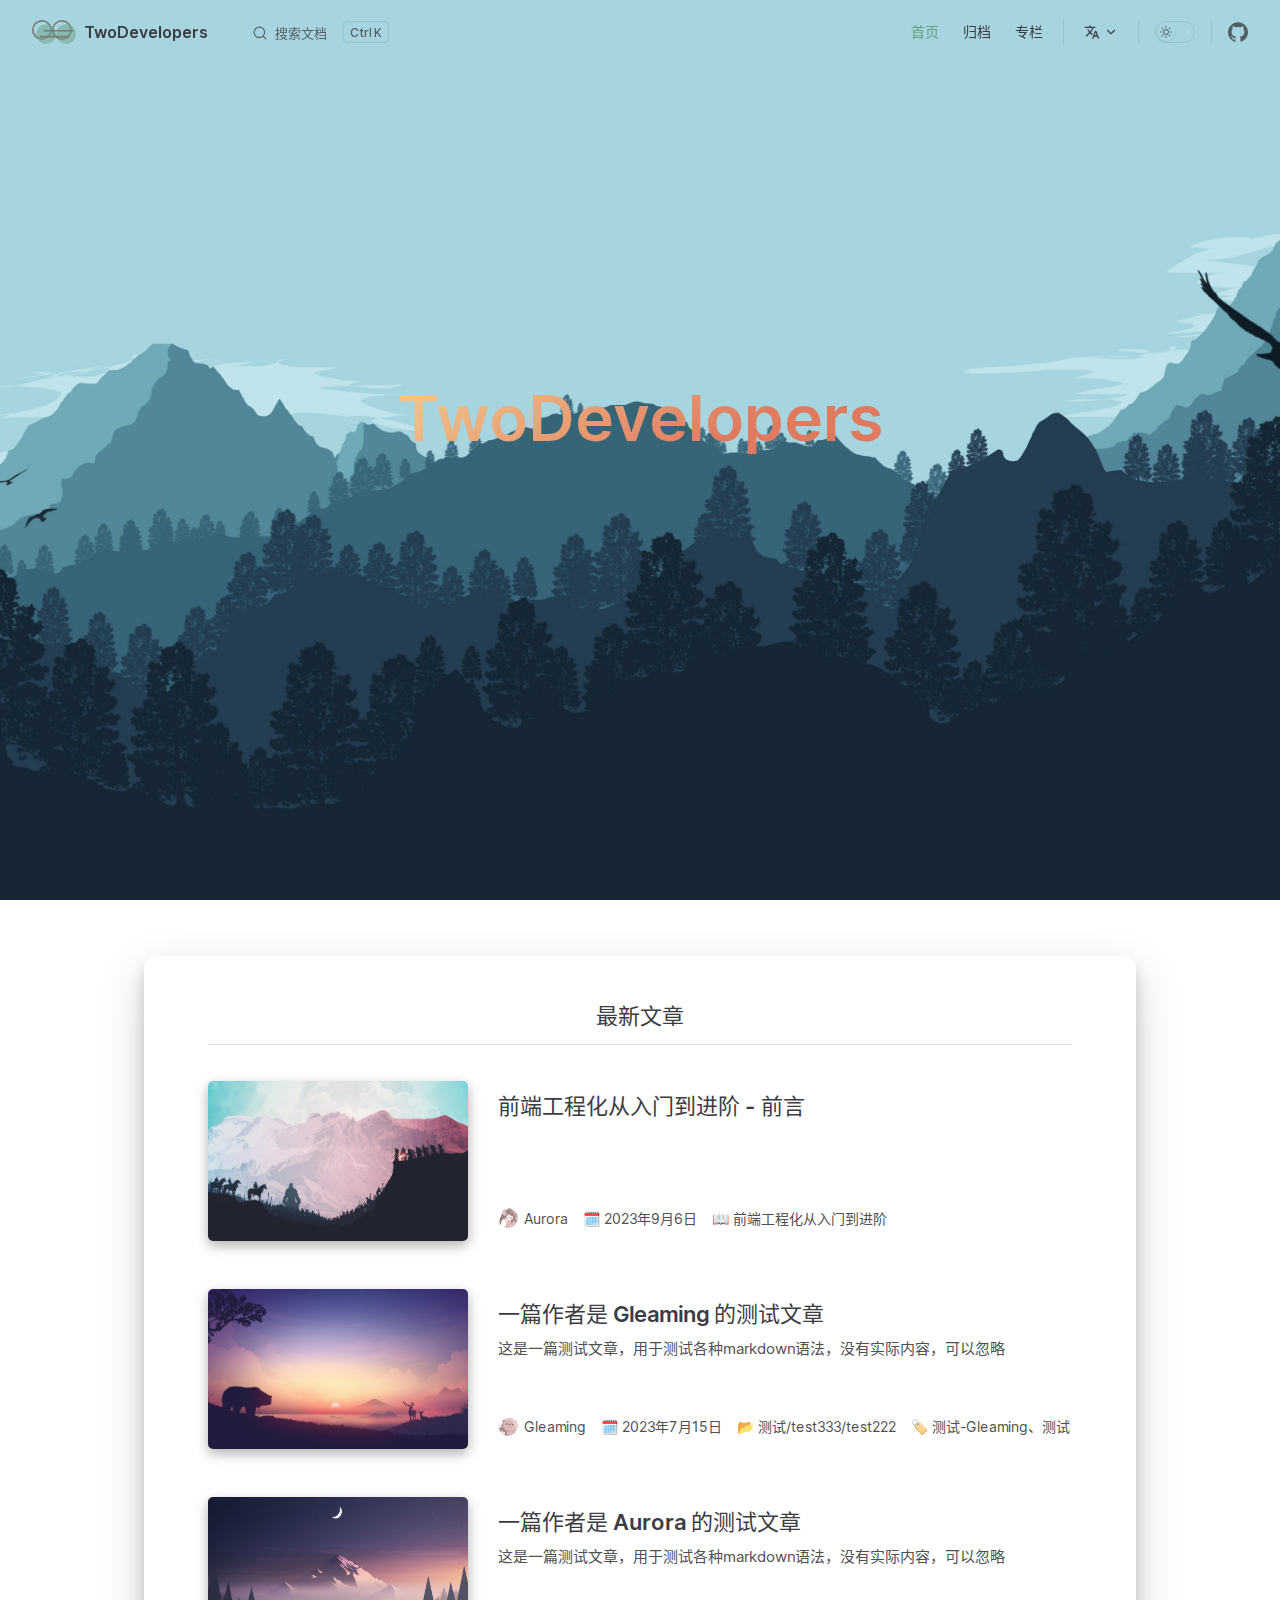
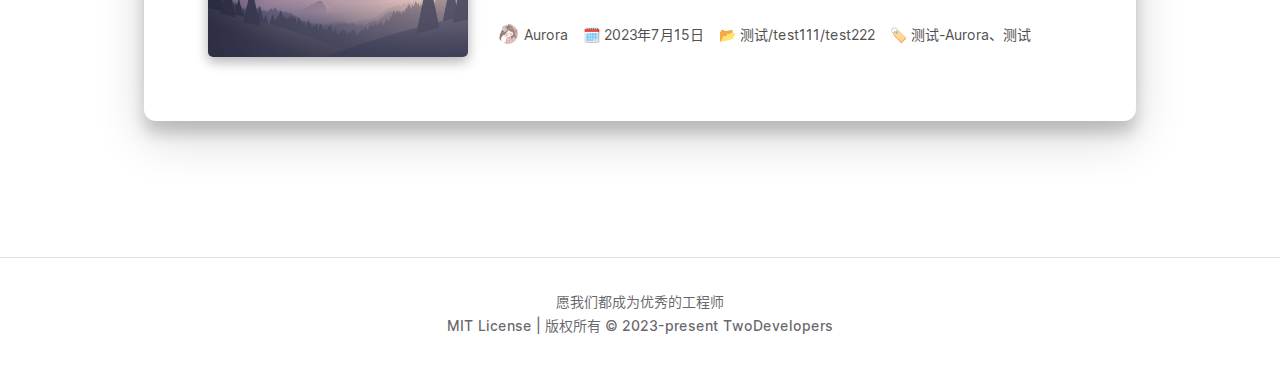
<file: index.html>
<!DOCTYPE html>
<html lang="zh-CN" dir="ltr">
  <head>
    <meta charset="utf-8">
    <meta name="viewport" content="width=device-width,initial-scale=1">
    <title>首页 | TwoDevelopers</title>
    <meta name="description" content="TwoDevelopers是一个专注于技术领域的博客。我们致力于分享云原生、前端开发和区块链等领域的知识和经验。作为一名计算机专业的大学生、初级工程师或有志于进入计算机行业的程序员，您将在TwoDevelopers找到对您有价值的内容。我们的博客文章旨在提升读者的技术能力，为他们在云原生、前端开发和区块链等领域掌握关键技能提供支持。通过深入探讨这些技术领域的最新趋势、工具和最佳实践，我们希望能够帮助读者解决问题、增加见解，并在他们的职业发展道路上提供指导。无论您是初学者还是有经验的专业人士，TwoDevelopers都为您提供了一个学习、交流和分享的平台。立即访问TwoDevelopers，开启您的技术之旅！">
    <link rel="preload stylesheet" href="/assets/style.5f1093d1.css" as="style">
    
    <script type="module" src="/assets/app.69d45b34.js"></script>
    <link rel="preload" href="/assets/inter-roman-latin.2ed14f66.woff2" as="font" type="font/woff2" crossorigin="">
    <link rel="modulepreload" href="/assets/chunks/framework.1fa4dfe2.js">
    <link rel="modulepreload" href="/assets/chunks/theme.658b0781.js">
    <link rel="modulepreload" href="/assets/index.md.8ec6ccdb.lean.js">
    <link rel="icon" type="image/x-icon" href="/logo/logo.svg">
    <meta name="referrer" content="no-referrer-when-downgrade">
    <script id="check-dark-mode">(()=>{const e=localStorage.getItem("vitepress-theme-appearance")||"auto",a=window.matchMedia("(prefers-color-scheme: dark)").matches;(!e||e==="auto"?a:e==="dark")&&document.documentElement.classList.add("dark")})();</script>
    <script id="check-mac-os">document.documentElement.classList.toggle("mac",/Mac|iPhone|iPod|iPad/i.test(navigator.platform));</script>
  </head>
  <body>
    <div id="app"><div class="Layout hiddenSearch" data-v-5a346dfe><!--[--><!--]--><!--[--><span tabindex="-1" data-v-0f60ec36></span><a href="#VPContent" class="VPSkipLink visually-hidden" data-v-0f60ec36> Skip to content </a><!--]--><!----><header class="VPNav" data-v-5a346dfe data-v-ae24b3ad><div class="VPNavBar top" data-v-ae24b3ad data-v-a0fd61f4><div class="container" data-v-a0fd61f4><div class="title" data-v-a0fd61f4><div class="VPNavBarTitle" data-v-a0fd61f4 data-v-86d1bed8><a class="title" href="/" data-v-86d1bed8><!--[--><!--]--><!--[--><img class="VPImage logo" src="/logo/logo.svg" alt data-v-8426fc1a><!--]--><!--[-->TwoDevelopers<!--]--><!--[--><!--]--></a></div></div><div class="content" data-v-a0fd61f4><div class="curtain" data-v-a0fd61f4></div><div class="content-body" data-v-a0fd61f4><!--[--><!--]--><div class="VPNavBarSearch search" data-v-a0fd61f4><!--[--><!----><div id="local-search"><button type="button" class="DocSearch DocSearch-Button" aria-label="Search"><span class="DocSearch-Button-Container"><svg class="DocSearch-Search-Icon" width="20" height="20" viewBox="0 0 20 20" aria-label="search icon"><path d="M14.386 14.386l4.0877 4.0877-4.0877-4.0877c-2.9418 2.9419-7.7115 2.9419-10.6533 0-2.9419-2.9418-2.9419-7.7115 0-10.6533 2.9418-2.9419 7.7115-2.9419 10.6533 0 2.9419 2.9418 2.9419 7.7115 0 10.6533z" stroke="currentColor" fill="none" fill-rule="evenodd" stroke-linecap="round" stroke-linejoin="round"></path></svg><span class="DocSearch-Button-Placeholder">搜索文档</span></span><span class="DocSearch-Button-Keys"><kbd class="DocSearch-Button-Key"></kbd><kbd class="DocSearch-Button-Key">K</kbd></span></button></div><!--]--></div><nav aria-labelledby="main-nav-aria-label" class="VPNavBarMenu menu" data-v-a0fd61f4 data-v-7f418b0f><span id="main-nav-aria-label" class="visually-hidden" data-v-7f418b0f>Main Navigation</span><!--[--><!--[--><a class="VPLink link VPNavBarMenuLink active" href="/" tabindex="0" data-v-7f418b0f data-v-42ef59de><!--[--><span data-v-42ef59de>首页</span><!--]--></a><!--]--><!--[--><a class="VPLink link VPNavBarMenuLink" href="/archive" tabindex="0" data-v-7f418b0f data-v-42ef59de><!--[--><span data-v-42ef59de>归档</span><!--]--></a><!--]--><!--[--><a class="VPLink link VPNavBarMenuLink" href="/column" tabindex="0" data-v-7f418b0f data-v-42ef59de><!--[--><span data-v-42ef59de>专栏</span><!--]--></a><!--]--><!--]--></nav><div class="VPFlyout VPNavBarTranslations translations" data-v-a0fd61f4 data-v-74abcbb9 data-v-9c007e85><button type="button" class="button" aria-haspopup="true" aria-expanded="false" aria-label="Change language" data-v-9c007e85><span class="text" data-v-9c007e85><svg xmlns="http://www.w3.org/2000/svg" aria-hidden="true" focusable="false" viewbox="0 0 24 24" class="option-icon" data-v-9c007e85><path d="M0 0h24v24H0z" fill="none"></path><path d=" M12.87 15.07l-2.54-2.51.03-.03c1.74-1.94 2.98-4.17 3.71-6.53H17V4h-7V2H8v2H1v1.99h11.17C11.5 7.92 10.44 9.75 9 11.35 8.07 10.32 7.3 9.19 6.69 8h-2c.73 1.63 1.73 3.17 2.98 4.56l-5.09 5.02L4 19l5-5 3.11 3.11.76-2.04zM18.5 10h-2L12 22h2l1.12-3h4.75L21 22h2l-4.5-12zm-2.62 7l1.62-4.33L19.12 17h-3.24z " class="css-c4d79v"></path></svg><!----><svg xmlns="http://www.w3.org/2000/svg" aria-hidden="true" focusable="false" viewbox="0 0 24 24" class="text-icon" data-v-9c007e85><path d="M12,16c-0.3,0-0.5-0.1-0.7-0.3l-6-6c-0.4-0.4-0.4-1,0-1.4s1-0.4,1.4,0l5.3,5.3l5.3-5.3c0.4-0.4,1-0.4,1.4,0s0.4,1,0,1.4l-6,6C12.5,15.9,12.3,16,12,16z"></path></svg></span></button><div class="menu" data-v-9c007e85><div class="VPMenu" data-v-9c007e85 data-v-e7ea1737><!----><!--[--><!--[--><div class="items" data-v-74abcbb9><p class="title" data-v-74abcbb9>简体中文</p><!--[--><div class="VPMenuLink" data-v-74abcbb9 data-v-43f1e123><a class="VPLink link" href="/en/" data-v-43f1e123><!--[-->English<!--]--></a></div><!--]--></div><!--]--><!--]--></div></div></div><div class="VPNavBarAppearance appearance" data-v-a0fd61f4 data-v-e6aabb21><button class="VPSwitch VPSwitchAppearance" type="button" role="switch" title="toggle dark mode" aria-checked="false" data-v-e6aabb21 data-v-ce54a7d1 data-v-b1685198><span class="check" data-v-b1685198><span class="icon" data-v-b1685198><!--[--><svg xmlns="http://www.w3.org/2000/svg" aria-hidden="true" focusable="false" viewbox="0 0 24 24" class="sun" data-v-ce54a7d1><path d="M12,18c-3.3,0-6-2.7-6-6s2.7-6,6-6s6,2.7,6,6S15.3,18,12,18zM12,8c-2.2,0-4,1.8-4,4c0,2.2,1.8,4,4,4c2.2,0,4-1.8,4-4C16,9.8,14.2,8,12,8z"></path><path d="M12,4c-0.6,0-1-0.4-1-1V1c0-0.6,0.4-1,1-1s1,0.4,1,1v2C13,3.6,12.6,4,12,4z"></path><path d="M12,24c-0.6,0-1-0.4-1-1v-2c0-0.6,0.4-1,1-1s1,0.4,1,1v2C13,23.6,12.6,24,12,24z"></path><path d="M5.6,6.6c-0.3,0-0.5-0.1-0.7-0.3L3.5,4.9c-0.4-0.4-0.4-1,0-1.4s1-0.4,1.4,0l1.4,1.4c0.4,0.4,0.4,1,0,1.4C6.2,6.5,5.9,6.6,5.6,6.6z"></path><path d="M19.8,20.8c-0.3,0-0.5-0.1-0.7-0.3l-1.4-1.4c-0.4-0.4-0.4-1,0-1.4s1-0.4,1.4,0l1.4,1.4c0.4,0.4,0.4,1,0,1.4C20.3,20.7,20,20.8,19.8,20.8z"></path><path d="M3,13H1c-0.6,0-1-0.4-1-1s0.4-1,1-1h2c0.6,0,1,0.4,1,1S3.6,13,3,13z"></path><path d="M23,13h-2c-0.6,0-1-0.4-1-1s0.4-1,1-1h2c0.6,0,1,0.4,1,1S23.6,13,23,13z"></path><path d="M4.2,20.8c-0.3,0-0.5-0.1-0.7-0.3c-0.4-0.4-0.4-1,0-1.4l1.4-1.4c0.4-0.4,1-0.4,1.4,0s0.4,1,0,1.4l-1.4,1.4C4.7,20.7,4.5,20.8,4.2,20.8z"></path><path d="M18.4,6.6c-0.3,0-0.5-0.1-0.7-0.3c-0.4-0.4-0.4-1,0-1.4l1.4-1.4c0.4-0.4,1-0.4,1.4,0s0.4,1,0,1.4l-1.4,1.4C18.9,6.5,18.6,6.6,18.4,6.6z"></path></svg><svg xmlns="http://www.w3.org/2000/svg" aria-hidden="true" focusable="false" viewbox="0 0 24 24" class="moon" data-v-ce54a7d1><path d="M12.1,22c-0.3,0-0.6,0-0.9,0c-5.5-0.5-9.5-5.4-9-10.9c0.4-4.8,4.2-8.6,9-9c0.4,0,0.8,0.2,1,0.5c0.2,0.3,0.2,0.8-0.1,1.1c-2,2.7-1.4,6.4,1.3,8.4c2.1,1.6,5,1.6,7.1,0c0.3-0.2,0.7-0.3,1.1-0.1c0.3,0.2,0.5,0.6,0.5,1c-0.2,2.7-1.5,5.1-3.6,6.8C16.6,21.2,14.4,22,12.1,22zM9.3,4.4c-2.9,1-5,3.6-5.2,6.8c-0.4,4.4,2.8,8.3,7.2,8.7c2.1,0.2,4.2-0.4,5.8-1.8c1.1-0.9,1.9-2.1,2.4-3.4c-2.5,0.9-5.3,0.5-7.5-1.1C9.2,11.4,8.1,7.7,9.3,4.4z"></path></svg><!--]--></span></span></button></div><div class="VPSocialLinks VPNavBarSocialLinks social-links" data-v-a0fd61f4 data-v-0394ad82 data-v-7bc22406><!--[--><a class="VPSocialLink no-icon" href="https://github.com/twodevelopers1001" aria-label="github" target="_blank" rel="noopener" data-v-7bc22406 data-v-f80f8133><svg role="img" viewBox="0 0 24 24" xmlns="http://www.w3.org/2000/svg"><title>GitHub</title><path d="M12 .297c-6.63 0-12 5.373-12 12 0 5.303 3.438 9.8 8.205 11.385.6.113.82-.258.82-.577 0-.285-.01-1.04-.015-2.04-3.338.724-4.042-1.61-4.042-1.61C4.422 18.07 3.633 17.7 3.633 17.7c-1.087-.744.084-.729.084-.729 1.205.084 1.838 1.236 1.838 1.236 1.07 1.835 2.809 1.305 3.495.998.108-.776.417-1.305.76-1.605-2.665-.3-5.466-1.332-5.466-5.93 0-1.31.465-2.38 1.235-3.22-.135-.303-.54-1.523.105-3.176 0 0 1.005-.322 3.3 1.23.96-.267 1.98-.399 3-.405 1.02.006 2.04.138 3 .405 2.28-1.552 3.285-1.23 3.285-1.23.645 1.653.24 2.873.12 3.176.765.84 1.23 1.91 1.23 3.22 0 4.61-2.805 5.625-5.475 5.92.42.36.81 1.096.81 2.22 0 1.606-.015 2.896-.015 3.286 0 .315.21.69.825.57C20.565 22.092 24 17.592 24 12.297c0-6.627-5.373-12-12-12"/></svg></a><!--]--></div><div class="VPFlyout VPNavBarExtra extra" data-v-a0fd61f4 data-v-40855f84 data-v-9c007e85><button type="button" class="button" aria-haspopup="true" aria-expanded="false" aria-label="extra navigation" data-v-9c007e85><svg xmlns="http://www.w3.org/2000/svg" aria-hidden="true" focusable="false" viewbox="0 0 24 24" class="icon" data-v-9c007e85><circle cx="12" cy="12" r="2"></circle><circle cx="19" cy="12" r="2"></circle><circle cx="5" cy="12" r="2"></circle></svg></button><div class="menu" data-v-9c007e85><div class="VPMenu" data-v-9c007e85 data-v-e7ea1737><!----><!--[--><!--[--><div class="group translations" data-v-40855f84><p class="trans-title" data-v-40855f84>简体中文</p><!--[--><div class="VPMenuLink" data-v-40855f84 data-v-43f1e123><a class="VPLink link" href="/en/" data-v-43f1e123><!--[-->English<!--]--></a></div><!--]--></div><div class="group" data-v-40855f84><div class="item appearance" data-v-40855f84><p class="label" data-v-40855f84>外观</p><div class="appearance-action" data-v-40855f84><button class="VPSwitch VPSwitchAppearance" type="button" role="switch" title="toggle dark mode" aria-checked="false" data-v-40855f84 data-v-ce54a7d1 data-v-b1685198><span class="check" data-v-b1685198><span class="icon" data-v-b1685198><!--[--><svg xmlns="http://www.w3.org/2000/svg" aria-hidden="true" focusable="false" viewbox="0 0 24 24" class="sun" data-v-ce54a7d1><path d="M12,18c-3.3,0-6-2.7-6-6s2.7-6,6-6s6,2.7,6,6S15.3,18,12,18zM12,8c-2.2,0-4,1.8-4,4c0,2.2,1.8,4,4,4c2.2,0,4-1.8,4-4C16,9.8,14.2,8,12,8z"></path><path d="M12,4c-0.6,0-1-0.4-1-1V1c0-0.6,0.4-1,1-1s1,0.4,1,1v2C13,3.6,12.6,4,12,4z"></path><path d="M12,24c-0.6,0-1-0.4-1-1v-2c0-0.6,0.4-1,1-1s1,0.4,1,1v2C13,23.6,12.6,24,12,24z"></path><path d="M5.6,6.6c-0.3,0-0.5-0.1-0.7-0.3L3.5,4.9c-0.4-0.4-0.4-1,0-1.4s1-0.4,1.4,0l1.4,1.4c0.4,0.4,0.4,1,0,1.4C6.2,6.5,5.9,6.6,5.6,6.6z"></path><path d="M19.8,20.8c-0.3,0-0.5-0.1-0.7-0.3l-1.4-1.4c-0.4-0.4-0.4-1,0-1.4s1-0.4,1.4,0l1.4,1.4c0.4,0.4,0.4,1,0,1.4C20.3,20.7,20,20.8,19.8,20.8z"></path><path d="M3,13H1c-0.6,0-1-0.4-1-1s0.4-1,1-1h2c0.6,0,1,0.4,1,1S3.6,13,3,13z"></path><path d="M23,13h-2c-0.6,0-1-0.4-1-1s0.4-1,1-1h2c0.6,0,1,0.4,1,1S23.6,13,23,13z"></path><path d="M4.2,20.8c-0.3,0-0.5-0.1-0.7-0.3c-0.4-0.4-0.4-1,0-1.4l1.4-1.4c0.4-0.4,1-0.4,1.4,0s0.4,1,0,1.4l-1.4,1.4C4.7,20.7,4.5,20.8,4.2,20.8z"></path><path d="M18.4,6.6c-0.3,0-0.5-0.1-0.7-0.3c-0.4-0.4-0.4-1,0-1.4l1.4-1.4c0.4-0.4,1-0.4,1.4,0s0.4,1,0,1.4l-1.4,1.4C18.9,6.5,18.6,6.6,18.4,6.6z"></path></svg><svg xmlns="http://www.w3.org/2000/svg" aria-hidden="true" focusable="false" viewbox="0 0 24 24" class="moon" data-v-ce54a7d1><path d="M12.1,22c-0.3,0-0.6,0-0.9,0c-5.5-0.5-9.5-5.4-9-10.9c0.4-4.8,4.2-8.6,9-9c0.4,0,0.8,0.2,1,0.5c0.2,0.3,0.2,0.8-0.1,1.1c-2,2.7-1.4,6.4,1.3,8.4c2.1,1.6,5,1.6,7.1,0c0.3-0.2,0.7-0.3,1.1-0.1c0.3,0.2,0.5,0.6,0.5,1c-0.2,2.7-1.5,5.1-3.6,6.8C16.6,21.2,14.4,22,12.1,22zM9.3,4.4c-2.9,1-5,3.6-5.2,6.8c-0.4,4.4,2.8,8.3,7.2,8.7c2.1,0.2,4.2-0.4,5.8-1.8c1.1-0.9,1.9-2.1,2.4-3.4c-2.5,0.9-5.3,0.5-7.5-1.1C9.2,11.4,8.1,7.7,9.3,4.4z"></path></svg><!--]--></span></span></button></div></div></div><div class="group" data-v-40855f84><div class="item social-links" data-v-40855f84><div class="VPSocialLinks social-links-list" data-v-40855f84 data-v-7bc22406><!--[--><a class="VPSocialLink no-icon" href="https://github.com/twodevelopers1001" aria-label="github" target="_blank" rel="noopener" data-v-7bc22406 data-v-f80f8133><svg role="img" viewBox="0 0 24 24" xmlns="http://www.w3.org/2000/svg"><title>GitHub</title><path d="M12 .297c-6.63 0-12 5.373-12 12 0 5.303 3.438 9.8 8.205 11.385.6.113.82-.258.82-.577 0-.285-.01-1.04-.015-2.04-3.338.724-4.042-1.61-4.042-1.61C4.422 18.07 3.633 17.7 3.633 17.7c-1.087-.744.084-.729.084-.729 1.205.084 1.838 1.236 1.838 1.236 1.07 1.835 2.809 1.305 3.495.998.108-.776.417-1.305.76-1.605-2.665-.3-5.466-1.332-5.466-5.93 0-1.31.465-2.38 1.235-3.22-.135-.303-.54-1.523.105-3.176 0 0 1.005-.322 3.3 1.23.96-.267 1.98-.399 3-.405 1.02.006 2.04.138 3 .405 2.28-1.552 3.285-1.23 3.285-1.23.645 1.653.24 2.873.12 3.176.765.84 1.23 1.91 1.23 3.22 0 4.61-2.805 5.625-5.475 5.92.42.36.81 1.096.81 2.22 0 1.606-.015 2.896-.015 3.286 0 .315.21.69.825.57C20.565 22.092 24 17.592 24 12.297c0-6.627-5.373-12-12-12"/></svg></a><!--]--></div></div></div><!--]--><!--]--></div></div></div><!--[--><!--]--><button type="button" class="VPNavBarHamburger hamburger" aria-label="mobile navigation" aria-expanded="false" aria-controls="VPNavScreen" data-v-a0fd61f4 data-v-e5dd9c1c><span class="container" data-v-e5dd9c1c><span class="top" data-v-e5dd9c1c></span><span class="middle" data-v-e5dd9c1c></span><span class="bottom" data-v-e5dd9c1c></span></span></button></div></div></div></div><!----></header><!----><!----><div class="VPContent is-home" id="VPContent" data-v-5a346dfe data-v-669faec9><div class="VPHome" data-v-669faec9 data-v-d82743a8><!--[--><!--[--><!--[--><div class="home-wrapper" data-v-e62248da><div class="home-top" style="background-image:url(/home_background/4.jpg);" data-v-e62248da><h1 data-v-e62248da>TwoDevelopers</h1></div><div class="latest-articles-wrapper" data-v-e62248da data-v-38f593a8><ul class="article-list" data-v-38f593a8><p class="latest-articles" data-v-38f593a8>最新文章</p><!--[--><li class="article-item" data-v-38f593a8><a href="/frontend-engineering/" class="info-wrapper" data-v-38f593a8><img src="/default_article_image/1.jpg" data-v-38f593a8><div class="info" data-v-38f593a8><h2 class="title" data-v-38f593a8>前端工程化从入门到进阶 - 前言</h2><span class="desc" data-v-38f593a8></span><div class="post-meta" data-v-38f593a8><span class="author" data-v-38f593a8><img src="/author/aurora.png" alt="avatar" data-v-38f593a8> Aurora</span><span class="date" data-v-38f593a8>🗓️ 2023年9月6日</span><!----><!----><span class="column" data-v-38f593a8>📖 前端工程化从入门到进阶</span></div></div></a></li><li class="article-item" data-v-38f593a8><a href="/posts/test-gleaming" class="info-wrapper" data-v-38f593a8><img src="/default_article_image/2.jpg" data-v-38f593a8><div class="info" data-v-38f593a8><h2 class="title" data-v-38f593a8>一篇作者是 Gleaming 的测试文章</h2><span class="desc" data-v-38f593a8>这是一篇测试文章，用于测试各种markdown语法，没有实际内容，可以忽略</span><div class="post-meta" data-v-38f593a8><span class="author" data-v-38f593a8><img src="/author/gleaming.png" alt="avatar" data-v-38f593a8> Gleaming</span><span class="date" data-v-38f593a8>🗓️ 2023年7月15日</span><span class="category" data-v-38f593a8>📂 测试/test333/test222</span><span class="tag" data-v-38f593a8>🏷 测试-Gleaming、测试</span><!----></div></div></a></li><li class="article-item" data-v-38f593a8><a href="/posts/test-aurora" class="info-wrapper" data-v-38f593a8><img src="/default_article_image/3.jpg" data-v-38f593a8><div class="info" data-v-38f593a8><h2 class="title" data-v-38f593a8>一篇作者是 Aurora 的测试文章</h2><span class="desc" data-v-38f593a8>这是一篇测试文章，用于测试各种markdown语法，没有实际内容，可以忽略</span><div class="post-meta" data-v-38f593a8><span class="author" data-v-38f593a8><img src="/author/aurora.png" alt="avatar" data-v-38f593a8> Aurora</span><span class="date" data-v-38f593a8>🗓️ 2023年7月15日</span><span class="category" data-v-38f593a8>📂 测试/test111/test222</span><span class="tag" data-v-38f593a8>🏷 测试-Aurora、测试</span><!----></div></div></a></li><!--]--></ul></div></div><!--]--><!--]--><!--]--><!----><!--[--><!--]--><!--[--><!--]--><!----><!--[--><!--]--><div style="position:relative;" data-v-d82743a8><div></div></div></div></div><footer class="VPFooter" data-v-5a346dfe data-v-e03eb2e1><div class="container" data-v-e03eb2e1><p class="message" data-v-e03eb2e1>愿我们都成为优秀的工程师</p><p class="copyright" data-v-e03eb2e1>MIT License | 版权所有 © 2023-present TwoDevelopers</p></div></footer><!--[--><!--]--></div></div>
    <script>window.__VP_HASH_MAP__=JSON.parse("{\"en_posts_test-aurora.md\":\"24f0d89f\",\"frontend-engineering_index.md\":\"1cd8c7a5\",\"index.md\":\"8ec6ccdb\",\"posts_test-aurora.md\":\"1534c4fb\",\"posts_test-gleaming.md\":\"18933482\",\"en_posts_test-gleaming.md\":\"0b0b6a57\",\"en_archive.md\":\"1599f615\",\"en_column.md\":\"04bd0a4d\",\"en_frontend-engineering_index.md\":\"97c2cf43\",\"en_index.md\":\"f16ed0d2\",\"column.md\":\"bca461e9\",\"archive.md\":\"513bde94\"}");window.__VP_SITE_DATA__=JSON.parse("{\"lang\":\"en-US\",\"dir\":\"ltr\",\"title\":\"TwoDevelopers\",\"description\":\"A VitePress site\",\"base\":\"/\",\"head\":[],\"appearance\":true,\"themeConfig\":{\"logo\":\"/logo/logo.svg\",\"search\":{\"provider\":\"local\"},\"socialLinks\":[{\"icon\":\"github\",\"link\":\"https://github.com/twodevelopers1001\"}],\"i18nRouting\":true,\"outline\":\"deep\"},\"locales\":{\"root\":{\"label\":\"简体中文\",\"lang\":\"zh-CN\",\"description\":\"TwoDevelopers是一个专注于技术领域的博客。我们致力于分享云原生、前端开发和区块链等领域的知识和经验。作为一名计算机专业的大学生、初级工程师或有志于进入计算机行业的程序员，您将在TwoDevelopers找到对您有价值的内容。我们的博客文章旨在提升读者的技术能力，为他们在云原生、前端开发和区块链等领域掌握关键技能提供支持。通过深入探讨这些技术领域的最新趋势、工具和最佳实践，我们希望能够帮助读者解决问题、增加见解，并在他们的职业发展道路上提供指导。无论您是初学者还是有经验的专业人士，TwoDevelopers都为您提供了一个学习、交流和分享的平台。立即访问TwoDevelopers，开启您的技术之旅！\",\"themeConfig\":{\"docFooter\":{\"prev\":\"上一篇\",\"next\":\"下一篇\"},\"sidebar\":{\"/frontend-engineering/\":[{\"text\":\"前端工程化从入门到进阶\",\"items\":[{\"text\":\"前言\",\"link\":\"/frontend-engineering/\"}]}]},\"nav\":[{\"text\":\"首页\",\"link\":\"/\"},{\"text\":\"归档\",\"link\":\"/archive\"},{\"text\":\"专栏\",\"link\":\"/column\"}],\"lastUpdatedText\":\"最近更新时间\",\"outlineTitle\":\"本页目录\",\"darkModeSwitchLabel\":\"外观\",\"search\":{\"provider\":\"local\",\"options\":{\"locales\":{\"root\":{\"translations\":{\"button\":{\"buttonText\":\"搜索文档\",\"buttonAriaLabel\":\"搜索文档\"},\"modal\":{\"noResultsText\":\"无法找到相关结果\",\"resetButtonTitle\":\"清除查询条件\",\"footer\":{\"selectText\":\"选择\",\"navigateText\":\"切换\",\"closeText\":\"关闭\"}}}}}}},\"returnToTopLabel\":\"返回顶部\",\"notFound\":{\"title\":\"页面未找到\",\"quote\":\"但如果你不改变方向，继续寻找，你可能最终会到达你正朝着的地方。\",\"linkLabel\":\"回到主页\",\"linkText\":\"带我回主页\"},\"footer\":{\"message\":\"愿我们都成为优秀的工程师\",\"copyright\":\"MIT License | 版权所有 © 2023-present TwoDevelopers\"},\"sidebarMenuLabel\":\"菜单\"}},\"en\":{\"label\":\"English\",\"lang\":\"en-US\",\"description\":\"TwoDevelopers is a technology-focused blog. We are dedicated to sharing knowledge and experiences in the fields of cloud native, front-end development, and blockchain. Whether you are a computer science student, a junior engineer, or an aspiring programmer looking to enter the computer industry, you will find valuable content on TwoDevelopers. Our blog articles aim to enhance readers' technical skills and provide support in mastering essential skills in cloud native, front-end development, and blockchain domains. By delving into the latest trends, tools, and best practices in these technical areas, we strive to help readers solve problems, gain insights, and provide guidance on their career paths. Whether you are a beginner or an experienced professional, TwoDevelopers offers you a platform for learning, exchanging ideas, and sharing knowledge. Visit TwoDevelopers now and embark on your technology journey!\",\"themeConfig\":{\"docFooter\":{\"prev\":\"Previous article\",\"next\":\"Next article\"},\"sidebar\":{\"/en/frontend-engineering/\":[{\"text\":\"Frontend Engineering from Beginner to Intermediate\",\"items\":[{\"text\":\"Introduction\",\"link\":\"/en/frontend-engineering/\"}]}]},\"nav\":[{\"text\":\"Home\",\"link\":\"/en/\"},{\"text\":\"Archive\",\"link\":\"/en/archive\"},{\"text\":\"Column\",\"link\":\"/en/column\"}],\"footer\":{\"message\":\"May we all become excellent engineers.\",\"copyright\":\"MIT License | Copyright © 2023-present TwoDevelopers\"}}}},\"scrollOffset\":90,\"cleanUrls\":true}");</script>
    
  </body>
</html>
</file>
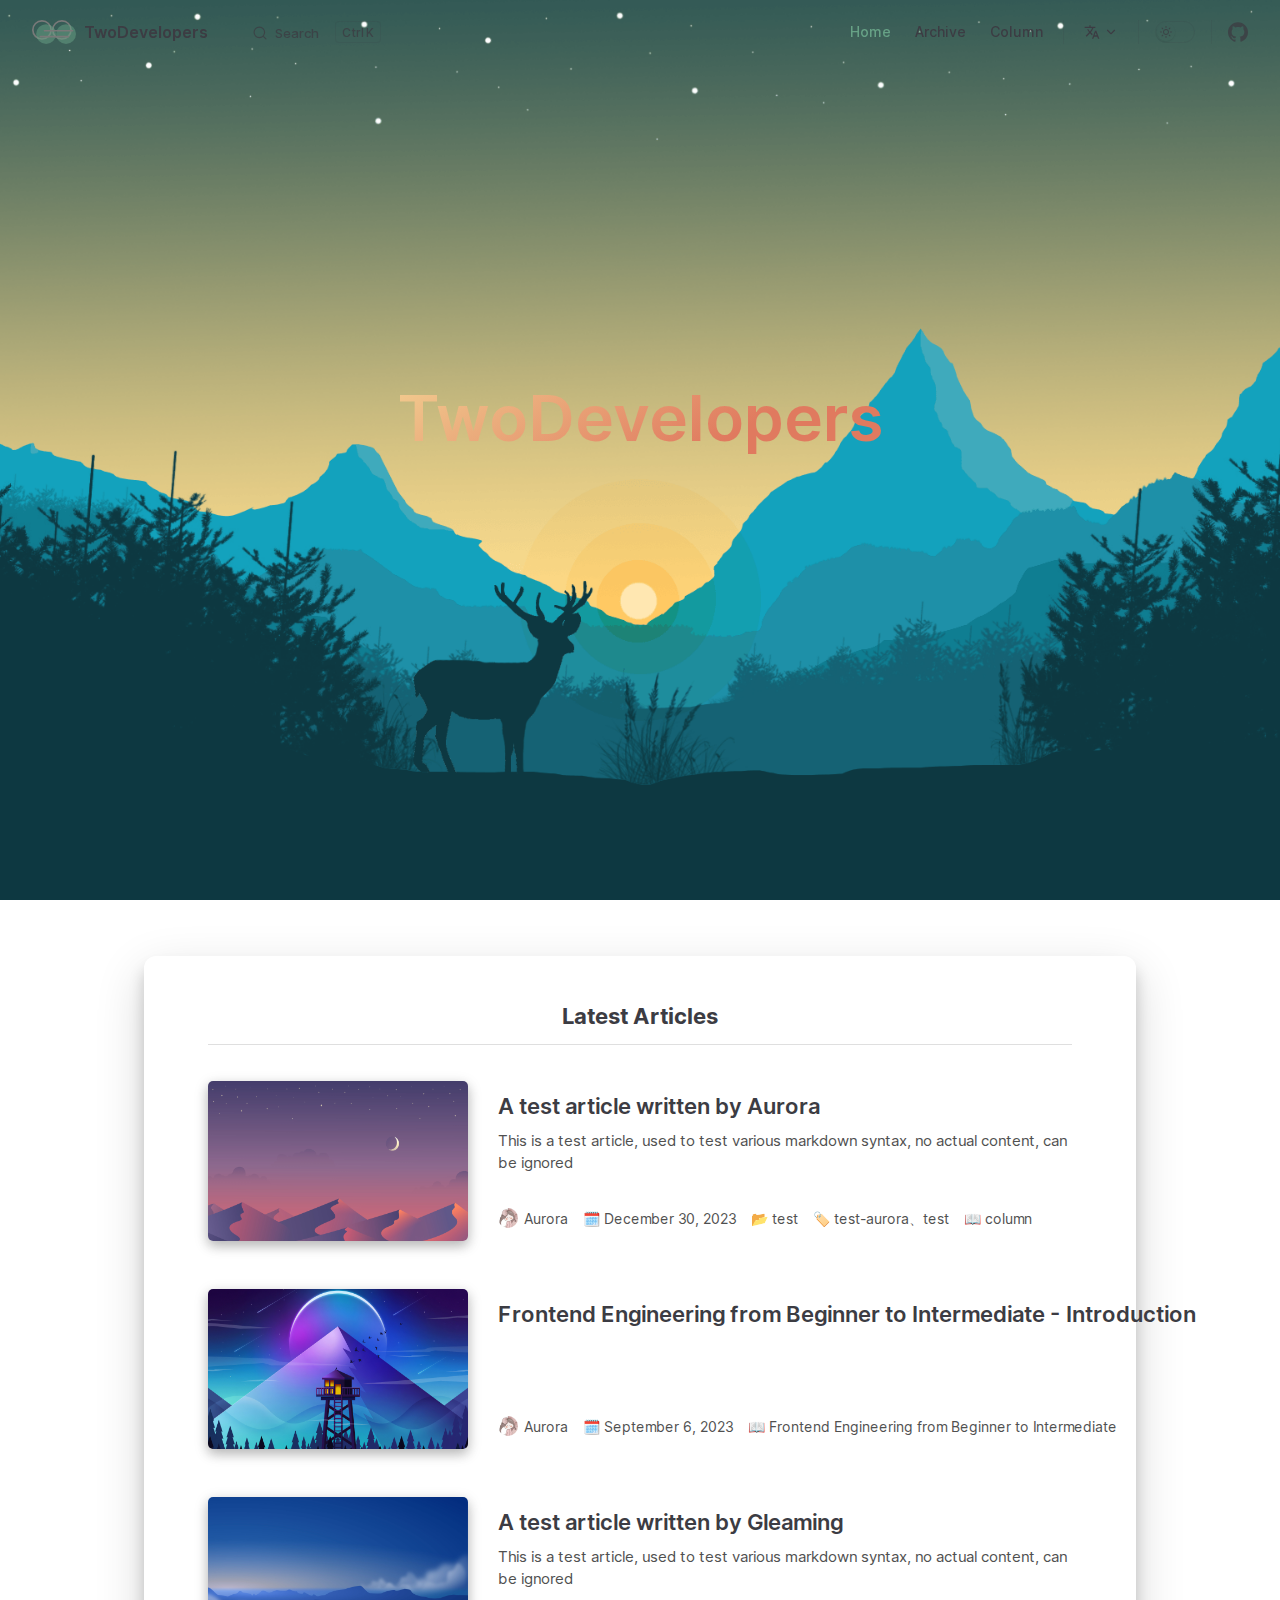
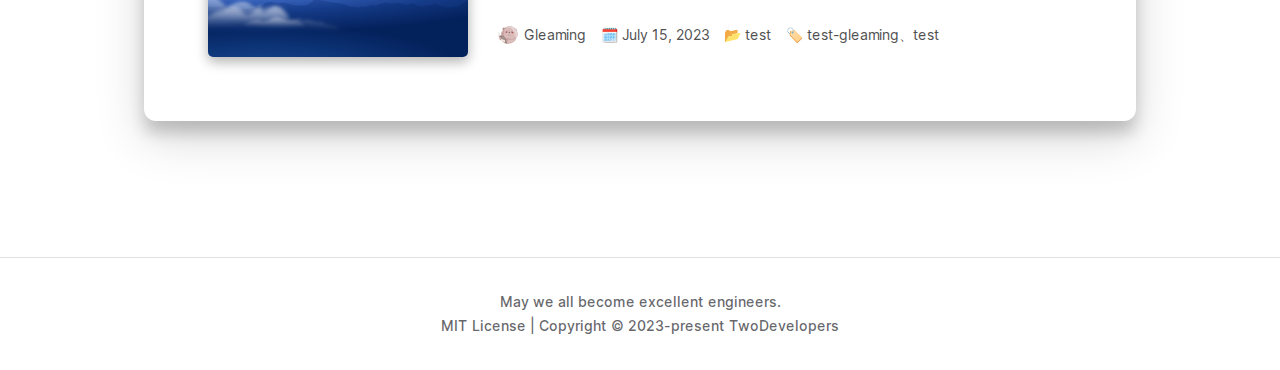
<file: en/index.html>
<!DOCTYPE html>
<html lang="en-US" dir="ltr">
  <head>
    <meta charset="utf-8">
    <meta name="viewport" content="width=device-width,initial-scale=1">
    <title>Home | TwoDevelopers</title>
    <meta name="description" content="TwoDevelopers is a technology-focused blog. We are dedicated to sharing knowledge and experiences in the fields of cloud native, front-end development, and blockchain. Whether you are a computer science student, a junior engineer, or an aspiring programmer looking to enter the computer industry, you will find valuable content on TwoDevelopers. Our blog articles aim to enhance readers' technical skills and provide support in mastering essential skills in cloud native, front-end development, and blockchain domains. By delving into the latest trends, tools, and best practices in these technical areas, we strive to help readers solve problems, gain insights, and provide guidance on their career paths. Whether you are a beginner or an experienced professional, TwoDevelopers offers you a platform for learning, exchanging ideas, and sharing knowledge. Visit TwoDevelopers now and embark on your technology journey!">
    <link rel="preload stylesheet" href="/assets/style.5f1093d1.css" as="style">
    
    <script type="module" src="/assets/app.69d45b34.js"></script>
    <link rel="preload" href="/assets/inter-roman-latin.2ed14f66.woff2" as="font" type="font/woff2" crossorigin="">
    <link rel="modulepreload" href="/assets/chunks/framework.1fa4dfe2.js">
    <link rel="modulepreload" href="/assets/chunks/theme.658b0781.js">
    <link rel="modulepreload" href="/assets/en_index.md.f16ed0d2.lean.js">
    <link rel="icon" type="image/x-icon" href="/logo/logo.svg">
    <meta name="referrer" content="no-referrer-when-downgrade">
    <script id="check-dark-mode">(()=>{const e=localStorage.getItem("vitepress-theme-appearance")||"auto",a=window.matchMedia("(prefers-color-scheme: dark)").matches;(!e||e==="auto"?a:e==="dark")&&document.documentElement.classList.add("dark")})();</script>
    <script id="check-mac-os">document.documentElement.classList.toggle("mac",/Mac|iPhone|iPod|iPad/i.test(navigator.platform));</script>
  </head>
  <body>
    <div id="app"><div class="Layout hiddenSearch" data-v-5a346dfe><!--[--><!--]--><!--[--><span tabindex="-1" data-v-0f60ec36></span><a href="#VPContent" class="VPSkipLink visually-hidden" data-v-0f60ec36> Skip to content </a><!--]--><!----><header class="VPNav" data-v-5a346dfe data-v-ae24b3ad><div class="VPNavBar top" data-v-ae24b3ad data-v-a0fd61f4><div class="container" data-v-a0fd61f4><div class="title" data-v-a0fd61f4><div class="VPNavBarTitle" data-v-a0fd61f4 data-v-86d1bed8><a class="title" href="/en/" data-v-86d1bed8><!--[--><!--]--><!--[--><img class="VPImage logo" src="/logo/logo.svg" alt data-v-8426fc1a><!--]--><!--[-->TwoDevelopers<!--]--><!--[--><!--]--></a></div></div><div class="content" data-v-a0fd61f4><div class="curtain" data-v-a0fd61f4></div><div class="content-body" data-v-a0fd61f4><!--[--><!--]--><div class="VPNavBarSearch search" data-v-a0fd61f4><!--[--><!----><div id="local-search"><button type="button" class="DocSearch DocSearch-Button" aria-label="Search"><span class="DocSearch-Button-Container"><svg class="DocSearch-Search-Icon" width="20" height="20" viewBox="0 0 20 20" aria-label="search icon"><path d="M14.386 14.386l4.0877 4.0877-4.0877-4.0877c-2.9418 2.9419-7.7115 2.9419-10.6533 0-2.9419-2.9418-2.9419-7.7115 0-10.6533 2.9418-2.9419 7.7115-2.9419 10.6533 0 2.9419 2.9418 2.9419 7.7115 0 10.6533z" stroke="currentColor" fill="none" fill-rule="evenodd" stroke-linecap="round" stroke-linejoin="round"></path></svg><span class="DocSearch-Button-Placeholder">Search</span></span><span class="DocSearch-Button-Keys"><kbd class="DocSearch-Button-Key"></kbd><kbd class="DocSearch-Button-Key">K</kbd></span></button></div><!--]--></div><nav aria-labelledby="main-nav-aria-label" class="VPNavBarMenu menu" data-v-a0fd61f4 data-v-7f418b0f><span id="main-nav-aria-label" class="visually-hidden" data-v-7f418b0f>Main Navigation</span><!--[--><!--[--><a class="VPLink link VPNavBarMenuLink active" href="/en/" tabindex="0" data-v-7f418b0f data-v-42ef59de><!--[--><span data-v-42ef59de>Home</span><!--]--></a><!--]--><!--[--><a class="VPLink link VPNavBarMenuLink" href="/en/archive" tabindex="0" data-v-7f418b0f data-v-42ef59de><!--[--><span data-v-42ef59de>Archive</span><!--]--></a><!--]--><!--[--><a class="VPLink link VPNavBarMenuLink" href="/en/column" tabindex="0" data-v-7f418b0f data-v-42ef59de><!--[--><span data-v-42ef59de>Column</span><!--]--></a><!--]--><!--]--></nav><div class="VPFlyout VPNavBarTranslations translations" data-v-a0fd61f4 data-v-74abcbb9 data-v-9c007e85><button type="button" class="button" aria-haspopup="true" aria-expanded="false" aria-label="Change language" data-v-9c007e85><span class="text" data-v-9c007e85><svg xmlns="http://www.w3.org/2000/svg" aria-hidden="true" focusable="false" viewbox="0 0 24 24" class="option-icon" data-v-9c007e85><path d="M0 0h24v24H0z" fill="none"></path><path d=" M12.87 15.07l-2.54-2.51.03-.03c1.74-1.94 2.98-4.17 3.71-6.53H17V4h-7V2H8v2H1v1.99h11.17C11.5 7.92 10.44 9.75 9 11.35 8.07 10.32 7.3 9.19 6.69 8h-2c.73 1.63 1.73 3.17 2.98 4.56l-5.09 5.02L4 19l5-5 3.11 3.11.76-2.04zM18.5 10h-2L12 22h2l1.12-3h4.75L21 22h2l-4.5-12zm-2.62 7l1.62-4.33L19.12 17h-3.24z " class="css-c4d79v"></path></svg><!----><svg xmlns="http://www.w3.org/2000/svg" aria-hidden="true" focusable="false" viewbox="0 0 24 24" class="text-icon" data-v-9c007e85><path d="M12,16c-0.3,0-0.5-0.1-0.7-0.3l-6-6c-0.4-0.4-0.4-1,0-1.4s1-0.4,1.4,0l5.3,5.3l5.3-5.3c0.4-0.4,1-0.4,1.4,0s0.4,1,0,1.4l-6,6C12.5,15.9,12.3,16,12,16z"></path></svg></span></button><div class="menu" data-v-9c007e85><div class="VPMenu" data-v-9c007e85 data-v-e7ea1737><!----><!--[--><!--[--><div class="items" data-v-74abcbb9><p class="title" data-v-74abcbb9>English</p><!--[--><div class="VPMenuLink" data-v-74abcbb9 data-v-43f1e123><a class="VPLink link" href="/" data-v-43f1e123><!--[-->简体中文<!--]--></a></div><!--]--></div><!--]--><!--]--></div></div></div><div class="VPNavBarAppearance appearance" data-v-a0fd61f4 data-v-e6aabb21><button class="VPSwitch VPSwitchAppearance" type="button" role="switch" title="toggle dark mode" aria-checked="false" data-v-e6aabb21 data-v-ce54a7d1 data-v-b1685198><span class="check" data-v-b1685198><span class="icon" data-v-b1685198><!--[--><svg xmlns="http://www.w3.org/2000/svg" aria-hidden="true" focusable="false" viewbox="0 0 24 24" class="sun" data-v-ce54a7d1><path d="M12,18c-3.3,0-6-2.7-6-6s2.7-6,6-6s6,2.7,6,6S15.3,18,12,18zM12,8c-2.2,0-4,1.8-4,4c0,2.2,1.8,4,4,4c2.2,0,4-1.8,4-4C16,9.8,14.2,8,12,8z"></path><path d="M12,4c-0.6,0-1-0.4-1-1V1c0-0.6,0.4-1,1-1s1,0.4,1,1v2C13,3.6,12.6,4,12,4z"></path><path d="M12,24c-0.6,0-1-0.4-1-1v-2c0-0.6,0.4-1,1-1s1,0.4,1,1v2C13,23.6,12.6,24,12,24z"></path><path d="M5.6,6.6c-0.3,0-0.5-0.1-0.7-0.3L3.5,4.9c-0.4-0.4-0.4-1,0-1.4s1-0.4,1.4,0l1.4,1.4c0.4,0.4,0.4,1,0,1.4C6.2,6.5,5.9,6.6,5.6,6.6z"></path><path d="M19.8,20.8c-0.3,0-0.5-0.1-0.7-0.3l-1.4-1.4c-0.4-0.4-0.4-1,0-1.4s1-0.4,1.4,0l1.4,1.4c0.4,0.4,0.4,1,0,1.4C20.3,20.7,20,20.8,19.8,20.8z"></path><path d="M3,13H1c-0.6,0-1-0.4-1-1s0.4-1,1-1h2c0.6,0,1,0.4,1,1S3.6,13,3,13z"></path><path d="M23,13h-2c-0.6,0-1-0.4-1-1s0.4-1,1-1h2c0.6,0,1,0.4,1,1S23.6,13,23,13z"></path><path d="M4.2,20.8c-0.3,0-0.5-0.1-0.7-0.3c-0.4-0.4-0.4-1,0-1.4l1.4-1.4c0.4-0.4,1-0.4,1.4,0s0.4,1,0,1.4l-1.4,1.4C4.7,20.7,4.5,20.8,4.2,20.8z"></path><path d="M18.4,6.6c-0.3,0-0.5-0.1-0.7-0.3c-0.4-0.4-0.4-1,0-1.4l1.4-1.4c0.4-0.4,1-0.4,1.4,0s0.4,1,0,1.4l-1.4,1.4C18.9,6.5,18.6,6.6,18.4,6.6z"></path></svg><svg xmlns="http://www.w3.org/2000/svg" aria-hidden="true" focusable="false" viewbox="0 0 24 24" class="moon" data-v-ce54a7d1><path d="M12.1,22c-0.3,0-0.6,0-0.9,0c-5.5-0.5-9.5-5.4-9-10.9c0.4-4.8,4.2-8.6,9-9c0.4,0,0.8,0.2,1,0.5c0.2,0.3,0.2,0.8-0.1,1.1c-2,2.7-1.4,6.4,1.3,8.4c2.1,1.6,5,1.6,7.1,0c0.3-0.2,0.7-0.3,1.1-0.1c0.3,0.2,0.5,0.6,0.5,1c-0.2,2.7-1.5,5.1-3.6,6.8C16.6,21.2,14.4,22,12.1,22zM9.3,4.4c-2.9,1-5,3.6-5.2,6.8c-0.4,4.4,2.8,8.3,7.2,8.7c2.1,0.2,4.2-0.4,5.8-1.8c1.1-0.9,1.9-2.1,2.4-3.4c-2.5,0.9-5.3,0.5-7.5-1.1C9.2,11.4,8.1,7.7,9.3,4.4z"></path></svg><!--]--></span></span></button></div><div class="VPSocialLinks VPNavBarSocialLinks social-links" data-v-a0fd61f4 data-v-0394ad82 data-v-7bc22406><!--[--><a class="VPSocialLink no-icon" href="https://github.com/twodevelopers1001" aria-label="github" target="_blank" rel="noopener" data-v-7bc22406 data-v-f80f8133><svg role="img" viewBox="0 0 24 24" xmlns="http://www.w3.org/2000/svg"><title>GitHub</title><path d="M12 .297c-6.63 0-12 5.373-12 12 0 5.303 3.438 9.8 8.205 11.385.6.113.82-.258.82-.577 0-.285-.01-1.04-.015-2.04-3.338.724-4.042-1.61-4.042-1.61C4.422 18.07 3.633 17.7 3.633 17.7c-1.087-.744.084-.729.084-.729 1.205.084 1.838 1.236 1.838 1.236 1.07 1.835 2.809 1.305 3.495.998.108-.776.417-1.305.76-1.605-2.665-.3-5.466-1.332-5.466-5.93 0-1.31.465-2.38 1.235-3.22-.135-.303-.54-1.523.105-3.176 0 0 1.005-.322 3.3 1.23.96-.267 1.98-.399 3-.405 1.02.006 2.04.138 3 .405 2.28-1.552 3.285-1.23 3.285-1.23.645 1.653.24 2.873.12 3.176.765.84 1.23 1.91 1.23 3.22 0 4.61-2.805 5.625-5.475 5.92.42.36.81 1.096.81 2.22 0 1.606-.015 2.896-.015 3.286 0 .315.21.69.825.57C20.565 22.092 24 17.592 24 12.297c0-6.627-5.373-12-12-12"/></svg></a><!--]--></div><div class="VPFlyout VPNavBarExtra extra" data-v-a0fd61f4 data-v-40855f84 data-v-9c007e85><button type="button" class="button" aria-haspopup="true" aria-expanded="false" aria-label="extra navigation" data-v-9c007e85><svg xmlns="http://www.w3.org/2000/svg" aria-hidden="true" focusable="false" viewbox="0 0 24 24" class="icon" data-v-9c007e85><circle cx="12" cy="12" r="2"></circle><circle cx="19" cy="12" r="2"></circle><circle cx="5" cy="12" r="2"></circle></svg></button><div class="menu" data-v-9c007e85><div class="VPMenu" data-v-9c007e85 data-v-e7ea1737><!----><!--[--><!--[--><div class="group translations" data-v-40855f84><p class="trans-title" data-v-40855f84>English</p><!--[--><div class="VPMenuLink" data-v-40855f84 data-v-43f1e123><a class="VPLink link" href="/" data-v-43f1e123><!--[-->简体中文<!--]--></a></div><!--]--></div><div class="group" data-v-40855f84><div class="item appearance" data-v-40855f84><p class="label" data-v-40855f84>Appearance</p><div class="appearance-action" data-v-40855f84><button class="VPSwitch VPSwitchAppearance" type="button" role="switch" title="toggle dark mode" aria-checked="false" data-v-40855f84 data-v-ce54a7d1 data-v-b1685198><span class="check" data-v-b1685198><span class="icon" data-v-b1685198><!--[--><svg xmlns="http://www.w3.org/2000/svg" aria-hidden="true" focusable="false" viewbox="0 0 24 24" class="sun" data-v-ce54a7d1><path d="M12,18c-3.3,0-6-2.7-6-6s2.7-6,6-6s6,2.7,6,6S15.3,18,12,18zM12,8c-2.2,0-4,1.8-4,4c0,2.2,1.8,4,4,4c2.2,0,4-1.8,4-4C16,9.8,14.2,8,12,8z"></path><path d="M12,4c-0.6,0-1-0.4-1-1V1c0-0.6,0.4-1,1-1s1,0.4,1,1v2C13,3.6,12.6,4,12,4z"></path><path d="M12,24c-0.6,0-1-0.4-1-1v-2c0-0.6,0.4-1,1-1s1,0.4,1,1v2C13,23.6,12.6,24,12,24z"></path><path d="M5.6,6.6c-0.3,0-0.5-0.1-0.7-0.3L3.5,4.9c-0.4-0.4-0.4-1,0-1.4s1-0.4,1.4,0l1.4,1.4c0.4,0.4,0.4,1,0,1.4C6.2,6.5,5.9,6.6,5.6,6.6z"></path><path d="M19.8,20.8c-0.3,0-0.5-0.1-0.7-0.3l-1.4-1.4c-0.4-0.4-0.4-1,0-1.4s1-0.4,1.4,0l1.4,1.4c0.4,0.4,0.4,1,0,1.4C20.3,20.7,20,20.8,19.8,20.8z"></path><path d="M3,13H1c-0.6,0-1-0.4-1-1s0.4-1,1-1h2c0.6,0,1,0.4,1,1S3.6,13,3,13z"></path><path d="M23,13h-2c-0.6,0-1-0.4-1-1s0.4-1,1-1h2c0.6,0,1,0.4,1,1S23.6,13,23,13z"></path><path d="M4.2,20.8c-0.3,0-0.5-0.1-0.7-0.3c-0.4-0.4-0.4-1,0-1.4l1.4-1.4c0.4-0.4,1-0.4,1.4,0s0.4,1,0,1.4l-1.4,1.4C4.7,20.7,4.5,20.8,4.2,20.8z"></path><path d="M18.4,6.6c-0.3,0-0.5-0.1-0.7-0.3c-0.4-0.4-0.4-1,0-1.4l1.4-1.4c0.4-0.4,1-0.4,1.4,0s0.4,1,0,1.4l-1.4,1.4C18.9,6.5,18.6,6.6,18.4,6.6z"></path></svg><svg xmlns="http://www.w3.org/2000/svg" aria-hidden="true" focusable="false" viewbox="0 0 24 24" class="moon" data-v-ce54a7d1><path d="M12.1,22c-0.3,0-0.6,0-0.9,0c-5.5-0.5-9.5-5.4-9-10.9c0.4-4.8,4.2-8.6,9-9c0.4,0,0.8,0.2,1,0.5c0.2,0.3,0.2,0.8-0.1,1.1c-2,2.7-1.4,6.4,1.3,8.4c2.1,1.6,5,1.6,7.1,0c0.3-0.2,0.7-0.3,1.1-0.1c0.3,0.2,0.5,0.6,0.5,1c-0.2,2.7-1.5,5.1-3.6,6.8C16.6,21.2,14.4,22,12.1,22zM9.3,4.4c-2.9,1-5,3.6-5.2,6.8c-0.4,4.4,2.8,8.3,7.2,8.7c2.1,0.2,4.2-0.4,5.8-1.8c1.1-0.9,1.9-2.1,2.4-3.4c-2.5,0.9-5.3,0.5-7.5-1.1C9.2,11.4,8.1,7.7,9.3,4.4z"></path></svg><!--]--></span></span></button></div></div></div><div class="group" data-v-40855f84><div class="item social-links" data-v-40855f84><div class="VPSocialLinks social-links-list" data-v-40855f84 data-v-7bc22406><!--[--><a class="VPSocialLink no-icon" href="https://github.com/twodevelopers1001" aria-label="github" target="_blank" rel="noopener" data-v-7bc22406 data-v-f80f8133><svg role="img" viewBox="0 0 24 24" xmlns="http://www.w3.org/2000/svg"><title>GitHub</title><path d="M12 .297c-6.63 0-12 5.373-12 12 0 5.303 3.438 9.8 8.205 11.385.6.113.82-.258.82-.577 0-.285-.01-1.04-.015-2.04-3.338.724-4.042-1.61-4.042-1.61C4.422 18.07 3.633 17.7 3.633 17.7c-1.087-.744.084-.729.084-.729 1.205.084 1.838 1.236 1.838 1.236 1.07 1.835 2.809 1.305 3.495.998.108-.776.417-1.305.76-1.605-2.665-.3-5.466-1.332-5.466-5.93 0-1.31.465-2.38 1.235-3.22-.135-.303-.54-1.523.105-3.176 0 0 1.005-.322 3.3 1.23.96-.267 1.98-.399 3-.405 1.02.006 2.04.138 3 .405 2.28-1.552 3.285-1.23 3.285-1.23.645 1.653.24 2.873.12 3.176.765.84 1.23 1.91 1.23 3.22 0 4.61-2.805 5.625-5.475 5.92.42.36.81 1.096.81 2.22 0 1.606-.015 2.896-.015 3.286 0 .315.21.69.825.57C20.565 22.092 24 17.592 24 12.297c0-6.627-5.373-12-12-12"/></svg></a><!--]--></div></div></div><!--]--><!--]--></div></div></div><!--[--><!--]--><button type="button" class="VPNavBarHamburger hamburger" aria-label="mobile navigation" aria-expanded="false" aria-controls="VPNavScreen" data-v-a0fd61f4 data-v-e5dd9c1c><span class="container" data-v-e5dd9c1c><span class="top" data-v-e5dd9c1c></span><span class="middle" data-v-e5dd9c1c></span><span class="bottom" data-v-e5dd9c1c></span></span></button></div></div></div></div><!----></header><!----><!----><div class="VPContent is-home" id="VPContent" data-v-5a346dfe data-v-669faec9><div class="VPHome" data-v-669faec9 data-v-d82743a8><!--[--><!--[--><!--[--><div class="home-wrapper" data-v-e62248da><div class="home-top" style="background-image:url(/home_background/2.jpg);" data-v-e62248da><h1 data-v-e62248da>TwoDevelopers</h1></div><div class="latest-articles-wrapper" data-v-e62248da data-v-38f593a8><ul class="article-list" data-v-38f593a8><p class="latest-articles" data-v-38f593a8>Latest Articles</p><!--[--><li class="article-item" data-v-38f593a8><a href="/en/posts/test-aurora" class="info-wrapper" data-v-38f593a8><img src="/default_article_image/5.jpg" data-v-38f593a8><div class="info" data-v-38f593a8><h2 class="title" data-v-38f593a8>A test article written by Aurora</h2><span class="desc" data-v-38f593a8>This is a test article, used to test various markdown syntax, no actual content, can be ignored</span><div class="post-meta" data-v-38f593a8><span class="author" data-v-38f593a8><img src="/author/aurora.png" alt="avatar" data-v-38f593a8> Aurora</span><span class="date" data-v-38f593a8>🗓️ December 30, 2023</span><span class="category" data-v-38f593a8>📂 test</span><span class="tag" data-v-38f593a8>🏷 test-aurora、test</span><span class="column" data-v-38f593a8>📖 column</span></div></div></a></li><li class="article-item" data-v-38f593a8><a href="/en/frontend-engineering/" class="info-wrapper" data-v-38f593a8><img src="/default_article_image/6.jpg" data-v-38f593a8><div class="info" data-v-38f593a8><h2 class="title" data-v-38f593a8>Frontend Engineering from Beginner to Intermediate - Introduction</h2><span class="desc" data-v-38f593a8></span><div class="post-meta" data-v-38f593a8><span class="author" data-v-38f593a8><img src="/author/aurora.png" alt="avatar" data-v-38f593a8> Aurora</span><span class="date" data-v-38f593a8>🗓️ September 6, 2023</span><!----><!----><span class="column" data-v-38f593a8>📖 Frontend Engineering from Beginner to Intermediate</span></div></div></a></li><li class="article-item" data-v-38f593a8><a href="/en/posts/test-gleaming" class="info-wrapper" data-v-38f593a8><img src="/default_article_image/7.jpg" data-v-38f593a8><div class="info" data-v-38f593a8><h2 class="title" data-v-38f593a8>A test article written by Gleaming</h2><span class="desc" data-v-38f593a8>This is a test article, used to test various markdown syntax, no actual content, can be ignored</span><div class="post-meta" data-v-38f593a8><span class="author" data-v-38f593a8><img src="/author/gleaming.png" alt="avatar" data-v-38f593a8> Gleaming</span><span class="date" data-v-38f593a8>🗓️ July 15, 2023</span><span class="category" data-v-38f593a8>📂 test</span><span class="tag" data-v-38f593a8>🏷 test-gleaming、test</span><!----></div></div></a></li><!--]--></ul></div></div><!--]--><!--]--><!--]--><!----><!--[--><!--]--><!--[--><!--]--><!----><!--[--><!--]--><div style="position:relative;" data-v-d82743a8><div></div></div></div></div><footer class="VPFooter" data-v-5a346dfe data-v-e03eb2e1><div class="container" data-v-e03eb2e1><p class="message" data-v-e03eb2e1>May we all become excellent engineers.</p><p class="copyright" data-v-e03eb2e1>MIT License | Copyright © 2023-present TwoDevelopers</p></div></footer><!--[--><!--]--></div></div>
    <script>window.__VP_HASH_MAP__=JSON.parse("{\"en_posts_test-aurora.md\":\"24f0d89f\",\"frontend-engineering_index.md\":\"1cd8c7a5\",\"index.md\":\"8ec6ccdb\",\"posts_test-aurora.md\":\"1534c4fb\",\"posts_test-gleaming.md\":\"18933482\",\"en_posts_test-gleaming.md\":\"0b0b6a57\",\"en_archive.md\":\"1599f615\",\"en_column.md\":\"04bd0a4d\",\"en_frontend-engineering_index.md\":\"97c2cf43\",\"en_index.md\":\"f16ed0d2\",\"column.md\":\"bca461e9\",\"archive.md\":\"513bde94\"}");window.__VP_SITE_DATA__=JSON.parse("{\"lang\":\"en-US\",\"dir\":\"ltr\",\"title\":\"TwoDevelopers\",\"description\":\"A VitePress site\",\"base\":\"/\",\"head\":[],\"appearance\":true,\"themeConfig\":{\"logo\":\"/logo/logo.svg\",\"search\":{\"provider\":\"local\"},\"socialLinks\":[{\"icon\":\"github\",\"link\":\"https://github.com/twodevelopers1001\"}],\"i18nRouting\":true,\"outline\":\"deep\"},\"locales\":{\"root\":{\"label\":\"简体中文\",\"lang\":\"zh-CN\",\"description\":\"TwoDevelopers是一个专注于技术领域的博客。我们致力于分享云原生、前端开发和区块链等领域的知识和经验。作为一名计算机专业的大学生、初级工程师或有志于进入计算机行业的程序员，您将在TwoDevelopers找到对您有价值的内容。我们的博客文章旨在提升读者的技术能力，为他们在云原生、前端开发和区块链等领域掌握关键技能提供支持。通过深入探讨这些技术领域的最新趋势、工具和最佳实践，我们希望能够帮助读者解决问题、增加见解，并在他们的职业发展道路上提供指导。无论您是初学者还是有经验的专业人士，TwoDevelopers都为您提供了一个学习、交流和分享的平台。立即访问TwoDevelopers，开启您的技术之旅！\",\"themeConfig\":{\"docFooter\":{\"prev\":\"上一篇\",\"next\":\"下一篇\"},\"sidebar\":{\"/frontend-engineering/\":[{\"text\":\"前端工程化从入门到进阶\",\"items\":[{\"text\":\"前言\",\"link\":\"/frontend-engineering/\"}]}]},\"nav\":[{\"text\":\"首页\",\"link\":\"/\"},{\"text\":\"归档\",\"link\":\"/archive\"},{\"text\":\"专栏\",\"link\":\"/column\"}],\"lastUpdatedText\":\"最近更新时间\",\"outlineTitle\":\"本页目录\",\"darkModeSwitchLabel\":\"外观\",\"search\":{\"provider\":\"local\",\"options\":{\"locales\":{\"root\":{\"translations\":{\"button\":{\"buttonText\":\"搜索文档\",\"buttonAriaLabel\":\"搜索文档\"},\"modal\":{\"noResultsText\":\"无法找到相关结果\",\"resetButtonTitle\":\"清除查询条件\",\"footer\":{\"selectText\":\"选择\",\"navigateText\":\"切换\",\"closeText\":\"关闭\"}}}}}}},\"returnToTopLabel\":\"返回顶部\",\"notFound\":{\"title\":\"页面未找到\",\"quote\":\"但如果你不改变方向，继续寻找，你可能最终会到达你正朝着的地方。\",\"linkLabel\":\"回到主页\",\"linkText\":\"带我回主页\"},\"footer\":{\"message\":\"愿我们都成为优秀的工程师\",\"copyright\":\"MIT License | 版权所有 © 2023-present TwoDevelopers\"},\"sidebarMenuLabel\":\"菜单\"}},\"en\":{\"label\":\"English\",\"lang\":\"en-US\",\"description\":\"TwoDevelopers is a technology-focused blog. We are dedicated to sharing knowledge and experiences in the fields of cloud native, front-end development, and blockchain. Whether you are a computer science student, a junior engineer, or an aspiring programmer looking to enter the computer industry, you will find valuable content on TwoDevelopers. Our blog articles aim to enhance readers' technical skills and provide support in mastering essential skills in cloud native, front-end development, and blockchain domains. By delving into the latest trends, tools, and best practices in these technical areas, we strive to help readers solve problems, gain insights, and provide guidance on their career paths. Whether you are a beginner or an experienced professional, TwoDevelopers offers you a platform for learning, exchanging ideas, and sharing knowledge. Visit TwoDevelopers now and embark on your technology journey!\",\"themeConfig\":{\"docFooter\":{\"prev\":\"Previous article\",\"next\":\"Next article\"},\"sidebar\":{\"/en/frontend-engineering/\":[{\"text\":\"Frontend Engineering from Beginner to Intermediate\",\"items\":[{\"text\":\"Introduction\",\"link\":\"/en/frontend-engineering/\"}]}]},\"nav\":[{\"text\":\"Home\",\"link\":\"/en/\"},{\"text\":\"Archive\",\"link\":\"/en/archive\"},{\"text\":\"Column\",\"link\":\"/en/column\"}],\"footer\":{\"message\":\"May we all become excellent engineers.\",\"copyright\":\"MIT License | Copyright © 2023-present TwoDevelopers\"}}}},\"scrollOffset\":90,\"cleanUrls\":true}");</script>
    
  </body>
</html>
</file>
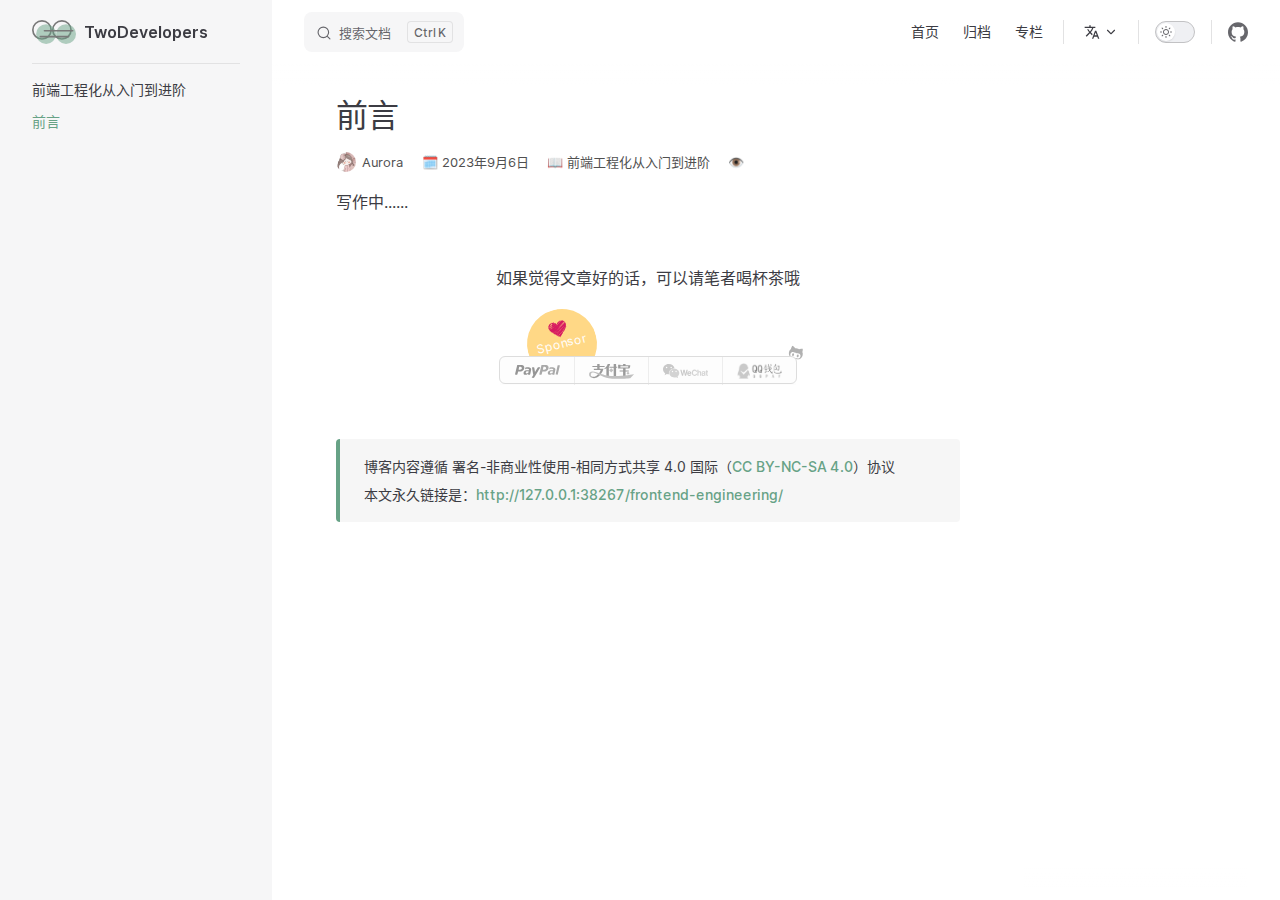
<file: frontend-engineering/index.html>
<!DOCTYPE html>
<html lang="zh-CN" dir="ltr">
  <head>
    <meta charset="utf-8">
    <meta name="viewport" content="width=device-width,initial-scale=1">
    <title>前端工程化从入门到进阶 - 前言 | TwoDevelopers</title>
    <meta name="description" content="TwoDevelopers是一个专注于技术领域的博客。我们致力于分享云原生、前端开发和区块链等领域的知识和经验。作为一名计算机专业的大学生、初级工程师或有志于进入计算机行业的程序员，您将在TwoDevelopers找到对您有价值的内容。我们的博客文章旨在提升读者的技术能力，为他们在云原生、前端开发和区块链等领域掌握关键技能提供支持。通过深入探讨这些技术领域的最新趋势、工具和最佳实践，我们希望能够帮助读者解决问题、增加见解，并在他们的职业发展道路上提供指导。无论您是初学者还是有经验的专业人士，TwoDevelopers都为您提供了一个学习、交流和分享的平台。立即访问TwoDevelopers，开启您的技术之旅！">
    <link rel="preload stylesheet" href="/assets/style.5f1093d1.css" as="style">
    
    <script type="module" src="/assets/app.69d45b34.js"></script>
    <link rel="preload" href="/assets/inter-roman-latin.2ed14f66.woff2" as="font" type="font/woff2" crossorigin="">
    <link rel="modulepreload" href="/assets/chunks/framework.1fa4dfe2.js">
    <link rel="modulepreload" href="/assets/chunks/theme.658b0781.js">
    <link rel="modulepreload" href="/assets/frontend-engineering_index.md.1cd8c7a5.lean.js">
    <link rel="icon" type="image/x-icon" href="/logo/logo.svg">
    <meta name="referrer" content="no-referrer-when-downgrade">
    <script id="check-dark-mode">(()=>{const e=localStorage.getItem("vitepress-theme-appearance")||"auto",a=window.matchMedia("(prefers-color-scheme: dark)").matches;(!e||e==="auto"?a:e==="dark")&&document.documentElement.classList.add("dark")})();</script>
    <script id="check-mac-os">document.documentElement.classList.toggle("mac",/Mac|iPhone|iPod|iPad/i.test(navigator.platform));</script>
  </head>
  <body>
    <div id="app"><div class="Layout" data-v-5a346dfe><!--[--><!--]--><!--[--><span tabindex="-1" data-v-0f60ec36></span><a href="#VPContent" class="VPSkipLink visually-hidden" data-v-0f60ec36> Skip to content </a><!--]--><!----><header class="VPNav" data-v-5a346dfe data-v-ae24b3ad><div class="VPNavBar has-sidebar" data-v-ae24b3ad data-v-a0fd61f4><div class="container" data-v-a0fd61f4><div class="title" data-v-a0fd61f4><div class="VPNavBarTitle has-sidebar" data-v-a0fd61f4 data-v-86d1bed8><a class="title" href="/" data-v-86d1bed8><!--[--><!--]--><!--[--><img class="VPImage logo" src="/logo/logo.svg" alt data-v-8426fc1a><!--]--><!--[-->TwoDevelopers<!--]--><!--[--><!--]--></a></div></div><div class="content" data-v-a0fd61f4><div class="curtain" data-v-a0fd61f4></div><div class="content-body" data-v-a0fd61f4><!--[--><!--]--><div class="VPNavBarSearch search" data-v-a0fd61f4><!--[--><!----><div id="local-search"><button type="button" class="DocSearch DocSearch-Button" aria-label="Search"><span class="DocSearch-Button-Container"><svg class="DocSearch-Search-Icon" width="20" height="20" viewBox="0 0 20 20" aria-label="search icon"><path d="M14.386 14.386l4.0877 4.0877-4.0877-4.0877c-2.9418 2.9419-7.7115 2.9419-10.6533 0-2.9419-2.9418-2.9419-7.7115 0-10.6533 2.9418-2.9419 7.7115-2.9419 10.6533 0 2.9419 2.9418 2.9419 7.7115 0 10.6533z" stroke="currentColor" fill="none" fill-rule="evenodd" stroke-linecap="round" stroke-linejoin="round"></path></svg><span class="DocSearch-Button-Placeholder">搜索文档</span></span><span class="DocSearch-Button-Keys"><kbd class="DocSearch-Button-Key"></kbd><kbd class="DocSearch-Button-Key">K</kbd></span></button></div><!--]--></div><nav aria-labelledby="main-nav-aria-label" class="VPNavBarMenu menu" data-v-a0fd61f4 data-v-7f418b0f><span id="main-nav-aria-label" class="visually-hidden" data-v-7f418b0f>Main Navigation</span><!--[--><!--[--><a class="VPLink link VPNavBarMenuLink" href="/" tabindex="0" data-v-7f418b0f data-v-42ef59de><!--[--><span data-v-42ef59de>首页</span><!--]--></a><!--]--><!--[--><a class="VPLink link VPNavBarMenuLink" href="/archive" tabindex="0" data-v-7f418b0f data-v-42ef59de><!--[--><span data-v-42ef59de>归档</span><!--]--></a><!--]--><!--[--><a class="VPLink link VPNavBarMenuLink" href="/column" tabindex="0" data-v-7f418b0f data-v-42ef59de><!--[--><span data-v-42ef59de>专栏</span><!--]--></a><!--]--><!--]--></nav><div class="VPFlyout VPNavBarTranslations translations" data-v-a0fd61f4 data-v-74abcbb9 data-v-9c007e85><button type="button" class="button" aria-haspopup="true" aria-expanded="false" aria-label="Change language" data-v-9c007e85><span class="text" data-v-9c007e85><svg xmlns="http://www.w3.org/2000/svg" aria-hidden="true" focusable="false" viewbox="0 0 24 24" class="option-icon" data-v-9c007e85><path d="M0 0h24v24H0z" fill="none"></path><path d=" M12.87 15.07l-2.54-2.51.03-.03c1.74-1.94 2.98-4.17 3.71-6.53H17V4h-7V2H8v2H1v1.99h11.17C11.5 7.92 10.44 9.75 9 11.35 8.07 10.32 7.3 9.19 6.69 8h-2c.73 1.63 1.73 3.17 2.98 4.56l-5.09 5.02L4 19l5-5 3.11 3.11.76-2.04zM18.5 10h-2L12 22h2l1.12-3h4.75L21 22h2l-4.5-12zm-2.62 7l1.62-4.33L19.12 17h-3.24z " class="css-c4d79v"></path></svg><!----><svg xmlns="http://www.w3.org/2000/svg" aria-hidden="true" focusable="false" viewbox="0 0 24 24" class="text-icon" data-v-9c007e85><path d="M12,16c-0.3,0-0.5-0.1-0.7-0.3l-6-6c-0.4-0.4-0.4-1,0-1.4s1-0.4,1.4,0l5.3,5.3l5.3-5.3c0.4-0.4,1-0.4,1.4,0s0.4,1,0,1.4l-6,6C12.5,15.9,12.3,16,12,16z"></path></svg></span></button><div class="menu" data-v-9c007e85><div class="VPMenu" data-v-9c007e85 data-v-e7ea1737><!----><!--[--><!--[--><div class="items" data-v-74abcbb9><p class="title" data-v-74abcbb9>简体中文</p><!--[--><div class="VPMenuLink" data-v-74abcbb9 data-v-43f1e123><a class="VPLink link" href="/en/frontend-engineering/" data-v-43f1e123><!--[-->English<!--]--></a></div><!--]--></div><!--]--><!--]--></div></div></div><div class="VPNavBarAppearance appearance" data-v-a0fd61f4 data-v-e6aabb21><button class="VPSwitch VPSwitchAppearance" type="button" role="switch" title="toggle dark mode" aria-checked="false" data-v-e6aabb21 data-v-ce54a7d1 data-v-b1685198><span class="check" data-v-b1685198><span class="icon" data-v-b1685198><!--[--><svg xmlns="http://www.w3.org/2000/svg" aria-hidden="true" focusable="false" viewbox="0 0 24 24" class="sun" data-v-ce54a7d1><path d="M12,18c-3.3,0-6-2.7-6-6s2.7-6,6-6s6,2.7,6,6S15.3,18,12,18zM12,8c-2.2,0-4,1.8-4,4c0,2.2,1.8,4,4,4c2.2,0,4-1.8,4-4C16,9.8,14.2,8,12,8z"></path><path d="M12,4c-0.6,0-1-0.4-1-1V1c0-0.6,0.4-1,1-1s1,0.4,1,1v2C13,3.6,12.6,4,12,4z"></path><path d="M12,24c-0.6,0-1-0.4-1-1v-2c0-0.6,0.4-1,1-1s1,0.4,1,1v2C13,23.6,12.6,24,12,24z"></path><path d="M5.6,6.6c-0.3,0-0.5-0.1-0.7-0.3L3.5,4.9c-0.4-0.4-0.4-1,0-1.4s1-0.4,1.4,0l1.4,1.4c0.4,0.4,0.4,1,0,1.4C6.2,6.5,5.9,6.6,5.6,6.6z"></path><path d="M19.8,20.8c-0.3,0-0.5-0.1-0.7-0.3l-1.4-1.4c-0.4-0.4-0.4-1,0-1.4s1-0.4,1.4,0l1.4,1.4c0.4,0.4,0.4,1,0,1.4C20.3,20.7,20,20.8,19.8,20.8z"></path><path d="M3,13H1c-0.6,0-1-0.4-1-1s0.4-1,1-1h2c0.6,0,1,0.4,1,1S3.6,13,3,13z"></path><path d="M23,13h-2c-0.6,0-1-0.4-1-1s0.4-1,1-1h2c0.6,0,1,0.4,1,1S23.6,13,23,13z"></path><path d="M4.2,20.8c-0.3,0-0.5-0.1-0.7-0.3c-0.4-0.4-0.4-1,0-1.4l1.4-1.4c0.4-0.4,1-0.4,1.4,0s0.4,1,0,1.4l-1.4,1.4C4.7,20.7,4.5,20.8,4.2,20.8z"></path><path d="M18.4,6.6c-0.3,0-0.5-0.1-0.7-0.3c-0.4-0.4-0.4-1,0-1.4l1.4-1.4c0.4-0.4,1-0.4,1.4,0s0.4,1,0,1.4l-1.4,1.4C18.9,6.5,18.6,6.6,18.4,6.6z"></path></svg><svg xmlns="http://www.w3.org/2000/svg" aria-hidden="true" focusable="false" viewbox="0 0 24 24" class="moon" data-v-ce54a7d1><path d="M12.1,22c-0.3,0-0.6,0-0.9,0c-5.5-0.5-9.5-5.4-9-10.9c0.4-4.8,4.2-8.6,9-9c0.4,0,0.8,0.2,1,0.5c0.2,0.3,0.2,0.8-0.1,1.1c-2,2.7-1.4,6.4,1.3,8.4c2.1,1.6,5,1.6,7.1,0c0.3-0.2,0.7-0.3,1.1-0.1c0.3,0.2,0.5,0.6,0.5,1c-0.2,2.7-1.5,5.1-3.6,6.8C16.6,21.2,14.4,22,12.1,22zM9.3,4.4c-2.9,1-5,3.6-5.2,6.8c-0.4,4.4,2.8,8.3,7.2,8.7c2.1,0.2,4.2-0.4,5.8-1.8c1.1-0.9,1.9-2.1,2.4-3.4c-2.5,0.9-5.3,0.5-7.5-1.1C9.2,11.4,8.1,7.7,9.3,4.4z"></path></svg><!--]--></span></span></button></div><div class="VPSocialLinks VPNavBarSocialLinks social-links" data-v-a0fd61f4 data-v-0394ad82 data-v-7bc22406><!--[--><a class="VPSocialLink no-icon" href="https://github.com/twodevelopers1001" aria-label="github" target="_blank" rel="noopener" data-v-7bc22406 data-v-f80f8133><svg role="img" viewBox="0 0 24 24" xmlns="http://www.w3.org/2000/svg"><title>GitHub</title><path d="M12 .297c-6.63 0-12 5.373-12 12 0 5.303 3.438 9.8 8.205 11.385.6.113.82-.258.82-.577 0-.285-.01-1.04-.015-2.04-3.338.724-4.042-1.61-4.042-1.61C4.422 18.07 3.633 17.7 3.633 17.7c-1.087-.744.084-.729.084-.729 1.205.084 1.838 1.236 1.838 1.236 1.07 1.835 2.809 1.305 3.495.998.108-.776.417-1.305.76-1.605-2.665-.3-5.466-1.332-5.466-5.93 0-1.31.465-2.38 1.235-3.22-.135-.303-.54-1.523.105-3.176 0 0 1.005-.322 3.3 1.23.96-.267 1.98-.399 3-.405 1.02.006 2.04.138 3 .405 2.28-1.552 3.285-1.23 3.285-1.23.645 1.653.24 2.873.12 3.176.765.84 1.23 1.91 1.23 3.22 0 4.61-2.805 5.625-5.475 5.92.42.36.81 1.096.81 2.22 0 1.606-.015 2.896-.015 3.286 0 .315.21.69.825.57C20.565 22.092 24 17.592 24 12.297c0-6.627-5.373-12-12-12"/></svg></a><!--]--></div><div class="VPFlyout VPNavBarExtra extra" data-v-a0fd61f4 data-v-40855f84 data-v-9c007e85><button type="button" class="button" aria-haspopup="true" aria-expanded="false" aria-label="extra navigation" data-v-9c007e85><svg xmlns="http://www.w3.org/2000/svg" aria-hidden="true" focusable="false" viewbox="0 0 24 24" class="icon" data-v-9c007e85><circle cx="12" cy="12" r="2"></circle><circle cx="19" cy="12" r="2"></circle><circle cx="5" cy="12" r="2"></circle></svg></button><div class="menu" data-v-9c007e85><div class="VPMenu" data-v-9c007e85 data-v-e7ea1737><!----><!--[--><!--[--><div class="group translations" data-v-40855f84><p class="trans-title" data-v-40855f84>简体中文</p><!--[--><div class="VPMenuLink" data-v-40855f84 data-v-43f1e123><a class="VPLink link" href="/en/frontend-engineering/" data-v-43f1e123><!--[-->English<!--]--></a></div><!--]--></div><div class="group" data-v-40855f84><div class="item appearance" data-v-40855f84><p class="label" data-v-40855f84>外观</p><div class="appearance-action" data-v-40855f84><button class="VPSwitch VPSwitchAppearance" type="button" role="switch" title="toggle dark mode" aria-checked="false" data-v-40855f84 data-v-ce54a7d1 data-v-b1685198><span class="check" data-v-b1685198><span class="icon" data-v-b1685198><!--[--><svg xmlns="http://www.w3.org/2000/svg" aria-hidden="true" focusable="false" viewbox="0 0 24 24" class="sun" data-v-ce54a7d1><path d="M12,18c-3.3,0-6-2.7-6-6s2.7-6,6-6s6,2.7,6,6S15.3,18,12,18zM12,8c-2.2,0-4,1.8-4,4c0,2.2,1.8,4,4,4c2.2,0,4-1.8,4-4C16,9.8,14.2,8,12,8z"></path><path d="M12,4c-0.6,0-1-0.4-1-1V1c0-0.6,0.4-1,1-1s1,0.4,1,1v2C13,3.6,12.6,4,12,4z"></path><path d="M12,24c-0.6,0-1-0.4-1-1v-2c0-0.6,0.4-1,1-1s1,0.4,1,1v2C13,23.6,12.6,24,12,24z"></path><path d="M5.6,6.6c-0.3,0-0.5-0.1-0.7-0.3L3.5,4.9c-0.4-0.4-0.4-1,0-1.4s1-0.4,1.4,0l1.4,1.4c0.4,0.4,0.4,1,0,1.4C6.2,6.5,5.9,6.6,5.6,6.6z"></path><path d="M19.8,20.8c-0.3,0-0.5-0.1-0.7-0.3l-1.4-1.4c-0.4-0.4-0.4-1,0-1.4s1-0.4,1.4,0l1.4,1.4c0.4,0.4,0.4,1,0,1.4C20.3,20.7,20,20.8,19.8,20.8z"></path><path d="M3,13H1c-0.6,0-1-0.4-1-1s0.4-1,1-1h2c0.6,0,1,0.4,1,1S3.6,13,3,13z"></path><path d="M23,13h-2c-0.6,0-1-0.4-1-1s0.4-1,1-1h2c0.6,0,1,0.4,1,1S23.6,13,23,13z"></path><path d="M4.2,20.8c-0.3,0-0.5-0.1-0.7-0.3c-0.4-0.4-0.4-1,0-1.4l1.4-1.4c0.4-0.4,1-0.4,1.4,0s0.4,1,0,1.4l-1.4,1.4C4.7,20.7,4.5,20.8,4.2,20.8z"></path><path d="M18.4,6.6c-0.3,0-0.5-0.1-0.7-0.3c-0.4-0.4-0.4-1,0-1.4l1.4-1.4c0.4-0.4,1-0.4,1.4,0s0.4,1,0,1.4l-1.4,1.4C18.9,6.5,18.6,6.6,18.4,6.6z"></path></svg><svg xmlns="http://www.w3.org/2000/svg" aria-hidden="true" focusable="false" viewbox="0 0 24 24" class="moon" data-v-ce54a7d1><path d="M12.1,22c-0.3,0-0.6,0-0.9,0c-5.5-0.5-9.5-5.4-9-10.9c0.4-4.8,4.2-8.6,9-9c0.4,0,0.8,0.2,1,0.5c0.2,0.3,0.2,0.8-0.1,1.1c-2,2.7-1.4,6.4,1.3,8.4c2.1,1.6,5,1.6,7.1,0c0.3-0.2,0.7-0.3,1.1-0.1c0.3,0.2,0.5,0.6,0.5,1c-0.2,2.7-1.5,5.1-3.6,6.8C16.6,21.2,14.4,22,12.1,22zM9.3,4.4c-2.9,1-5,3.6-5.2,6.8c-0.4,4.4,2.8,8.3,7.2,8.7c2.1,0.2,4.2-0.4,5.8-1.8c1.1-0.9,1.9-2.1,2.4-3.4c-2.5,0.9-5.3,0.5-7.5-1.1C9.2,11.4,8.1,7.7,9.3,4.4z"></path></svg><!--]--></span></span></button></div></div></div><div class="group" data-v-40855f84><div class="item social-links" data-v-40855f84><div class="VPSocialLinks social-links-list" data-v-40855f84 data-v-7bc22406><!--[--><a class="VPSocialLink no-icon" href="https://github.com/twodevelopers1001" aria-label="github" target="_blank" rel="noopener" data-v-7bc22406 data-v-f80f8133><svg role="img" viewBox="0 0 24 24" xmlns="http://www.w3.org/2000/svg"><title>GitHub</title><path d="M12 .297c-6.63 0-12 5.373-12 12 0 5.303 3.438 9.8 8.205 11.385.6.113.82-.258.82-.577 0-.285-.01-1.04-.015-2.04-3.338.724-4.042-1.61-4.042-1.61C4.422 18.07 3.633 17.7 3.633 17.7c-1.087-.744.084-.729.084-.729 1.205.084 1.838 1.236 1.838 1.236 1.07 1.835 2.809 1.305 3.495.998.108-.776.417-1.305.76-1.605-2.665-.3-5.466-1.332-5.466-5.93 0-1.31.465-2.38 1.235-3.22-.135-.303-.54-1.523.105-3.176 0 0 1.005-.322 3.3 1.23.96-.267 1.98-.399 3-.405 1.02.006 2.04.138 3 .405 2.28-1.552 3.285-1.23 3.285-1.23.645 1.653.24 2.873.12 3.176.765.84 1.23 1.91 1.23 3.22 0 4.61-2.805 5.625-5.475 5.92.42.36.81 1.096.81 2.22 0 1.606-.015 2.896-.015 3.286 0 .315.21.69.825.57C20.565 22.092 24 17.592 24 12.297c0-6.627-5.373-12-12-12"/></svg></a><!--]--></div></div></div><!--]--><!--]--></div></div></div><!--[--><!--]--><button type="button" class="VPNavBarHamburger hamburger" aria-label="mobile navigation" aria-expanded="false" aria-controls="VPNavScreen" data-v-a0fd61f4 data-v-e5dd9c1c><span class="container" data-v-e5dd9c1c><span class="top" data-v-e5dd9c1c></span><span class="middle" data-v-e5dd9c1c></span><span class="bottom" data-v-e5dd9c1c></span></span></button></div></div></div></div><!----></header><div class="VPLocalNav reached-top" data-v-5a346dfe data-v-79c8c1df><button class="menu" aria-expanded="false" aria-controls="VPSidebarNav" data-v-79c8c1df><svg xmlns="http://www.w3.org/2000/svg" aria-hidden="true" focusable="false" viewbox="0 0 24 24" class="menu-icon" data-v-79c8c1df><path d="M17,11H3c-0.6,0-1-0.4-1-1s0.4-1,1-1h14c0.6,0,1,0.4,1,1S17.6,11,17,11z"></path><path d="M21,7H3C2.4,7,2,6.6,2,6s0.4-1,1-1h18c0.6,0,1,0.4,1,1S21.6,7,21,7z"></path><path d="M21,15H3c-0.6,0-1-0.4-1-1s0.4-1,1-1h18c0.6,0,1,0.4,1,1S21.6,15,21,15z"></path><path d="M17,19H3c-0.6,0-1-0.4-1-1s0.4-1,1-1h14c0.6,0,1,0.4,1,1S17.6,19,17,19z"></path></svg><span class="menu-text" data-v-79c8c1df>菜单</span></button><div class="VPLocalNavOutlineDropdown" style="--vp-vh:0px;" data-v-79c8c1df data-v-1c15a60a><button data-v-1c15a60a>返回顶部</button><!----></div></div><aside class="VPSidebar" data-v-5a346dfe data-v-b00e2fdd><div class="curtain" data-v-b00e2fdd></div><nav class="nav" id="VPSidebarNav" aria-labelledby="sidebar-aria-label" tabindex="-1" data-v-b00e2fdd><span class="visually-hidden" id="sidebar-aria-label" data-v-b00e2fdd> Sidebar Navigation </span><!--[--><!--]--><!--[--><div class="group" data-v-b00e2fdd><section class="VPSidebarItem level-0 has-active" data-v-b00e2fdd data-v-e31bd47b><div class="item" role="button" tabindex="0" data-v-e31bd47b><div class="indicator" data-v-e31bd47b></div><h2 class="text" data-v-e31bd47b>前端工程化从入门到进阶</h2><!----></div><div class="items" data-v-e31bd47b><!--[--><div class="VPSidebarItem level-1 is-link" data-v-e31bd47b data-v-e31bd47b><div class="item" data-v-e31bd47b><div class="indicator" data-v-e31bd47b></div><a class="VPLink link link" href="/frontend-engineering/" data-v-e31bd47b><!--[--><p class="text" data-v-e31bd47b>前言</p><!--]--></a><!----></div><!----></div><!--]--></div></section></div><!--]--><!--[--><!--]--></nav></aside><div class="VPContent has-sidebar" id="VPContent" data-v-5a346dfe data-v-669faec9><div class="VPDoc has-sidebar has-aside" data-v-669faec9 data-v-6b87e69f><!--[--><!--]--><div class="container" data-v-6b87e69f><div class="aside" data-v-6b87e69f><div class="aside-curtain" data-v-6b87e69f></div><div class="aside-container" data-v-6b87e69f><div class="aside-content" data-v-6b87e69f><div class="VPDocAside" data-v-6b87e69f data-v-3f215769><!--[--><!--]--><!--[--><!--]--><div class="VPDocAsideOutline" role="navigation" data-v-3f215769 data-v-d330b1bb><div class="content" data-v-d330b1bb><div class="outline-marker" data-v-d330b1bb></div><div class="outline-title" role="heading" aria-level="2" data-v-d330b1bb>本页目录</div><nav aria-labelledby="doc-outline-aria-label" data-v-d330b1bb><span class="visually-hidden" id="doc-outline-aria-label" data-v-d330b1bb> Table of Contents for current page </span><ul class="root" data-v-d330b1bb data-v-d0ee3533><!--[--><!--]--></ul></nav></div></div><!--[--><!--]--><div class="spacer" data-v-3f215769></div><!--[--><!--]--><!----><!--[--><!--]--><!--[--><!--]--></div></div></div></div><div class="content" data-v-6b87e69f><div class="content-container" data-v-6b87e69f><!--[--><!--]--><!----><main class="main" data-v-6b87e69f><div style="position:relative;" class="vp-doc _frontend-engineering_index" data-v-6b87e69f><div><h1 id="前言" tabindex="-1">前言 <a class="header-anchor" href="#前言" aria-label="Permalink to &quot;前言&quot;">​</a></h1><div class="page-info-wrapper" data-v-c4f7848e><div class="page-info" data-v-c4f7848e><a class="author" href="/archive?author=Aurora" data-v-c4f7848e><img src="/author/aurora.png" alt="avatar" data-v-c4f7848e> Aurora</a><span class="date" data-v-c4f7848e>🗓️ 2023年9月6日</span><!----><!----><span class="column" data-v-c4f7848e> 📖 <a href="/archive?column=前端工程化从入门到进阶" data-v-c4f7848e>前端工程化从入门到进阶</a></span><span class="pv" data-v-c4f7848e> 👁 <span id="busuanzi_container_page_pv" data-v-c4f7848e><span id="busuanzi_value_page_pv" data-v-c4f7848e></span></span></span></div><!----></div><p>写作中......</p><!--[--><div class="sponsor-wrapper" data-v-64ab7081><p class="title" data-v-64ab7081>如果觉得文章好的话，可以请笔者喝杯茶哦</p><div class="donate-wrapper" data-v-64ab7081><a href="https://github.com/twodevelopers1001" class="github-icon" data-v-64ab7081></a><div class="donate-text" data-v-64ab7081>Sponsor</div><ul class="donate-list" data-v-64ab7081><!--[--><li class="donate-item" style="background-image:url(/donate/paypal.svg);" data-v-64ab7081></li><li class="donate-item" style="background-image:url(/donate/alipay.svg);" data-v-64ab7081></li><li class="donate-item" style="background-image:url(/donate/wechat.svg);" data-v-64ab7081></li><li class="donate-item" style="background-image:url(/donate/qq.png);" data-v-64ab7081></li><!--]--></ul></div><!----></div><!----><!----><!--]--></div></div></main><footer class="VPDocFooter" data-v-6b87e69f data-v-ef5dee53><!--[--><!--]--><!----><!----></footer><!--[--><!--]--></div></div></div><!--[--><!--]--></div></div><footer class="VPFooter has-sidebar" data-v-5a346dfe data-v-e03eb2e1><div class="container" data-v-e03eb2e1><p class="message" data-v-e03eb2e1>愿我们都成为优秀的工程师</p><p class="copyright" data-v-e03eb2e1>MIT License | 版权所有 © 2023-present TwoDevelopers</p></div></footer><!--[--><!--]--></div></div>
    <script>window.__VP_HASH_MAP__=JSON.parse("{\"en_posts_test-aurora.md\":\"24f0d89f\",\"frontend-engineering_index.md\":\"1cd8c7a5\",\"index.md\":\"8ec6ccdb\",\"posts_test-aurora.md\":\"1534c4fb\",\"posts_test-gleaming.md\":\"18933482\",\"en_posts_test-gleaming.md\":\"0b0b6a57\",\"en_archive.md\":\"1599f615\",\"en_column.md\":\"04bd0a4d\",\"en_frontend-engineering_index.md\":\"97c2cf43\",\"en_index.md\":\"f16ed0d2\",\"column.md\":\"bca461e9\",\"archive.md\":\"513bde94\"}");window.__VP_SITE_DATA__=JSON.parse("{\"lang\":\"en-US\",\"dir\":\"ltr\",\"title\":\"TwoDevelopers\",\"description\":\"A VitePress site\",\"base\":\"/\",\"head\":[],\"appearance\":true,\"themeConfig\":{\"logo\":\"/logo/logo.svg\",\"search\":{\"provider\":\"local\"},\"socialLinks\":[{\"icon\":\"github\",\"link\":\"https://github.com/twodevelopers1001\"}],\"i18nRouting\":true,\"outline\":\"deep\"},\"locales\":{\"root\":{\"label\":\"简体中文\",\"lang\":\"zh-CN\",\"description\":\"TwoDevelopers是一个专注于技术领域的博客。我们致力于分享云原生、前端开发和区块链等领域的知识和经验。作为一名计算机专业的大学生、初级工程师或有志于进入计算机行业的程序员，您将在TwoDevelopers找到对您有价值的内容。我们的博客文章旨在提升读者的技术能力，为他们在云原生、前端开发和区块链等领域掌握关键技能提供支持。通过深入探讨这些技术领域的最新趋势、工具和最佳实践，我们希望能够帮助读者解决问题、增加见解，并在他们的职业发展道路上提供指导。无论您是初学者还是有经验的专业人士，TwoDevelopers都为您提供了一个学习、交流和分享的平台。立即访问TwoDevelopers，开启您的技术之旅！\",\"themeConfig\":{\"docFooter\":{\"prev\":\"上一篇\",\"next\":\"下一篇\"},\"sidebar\":{\"/frontend-engineering/\":[{\"text\":\"前端工程化从入门到进阶\",\"items\":[{\"text\":\"前言\",\"link\":\"/frontend-engineering/\"}]}]},\"nav\":[{\"text\":\"首页\",\"link\":\"/\"},{\"text\":\"归档\",\"link\":\"/archive\"},{\"text\":\"专栏\",\"link\":\"/column\"}],\"lastUpdatedText\":\"最近更新时间\",\"outlineTitle\":\"本页目录\",\"darkModeSwitchLabel\":\"外观\",\"search\":{\"provider\":\"local\",\"options\":{\"locales\":{\"root\":{\"translations\":{\"button\":{\"buttonText\":\"搜索文档\",\"buttonAriaLabel\":\"搜索文档\"},\"modal\":{\"noResultsText\":\"无法找到相关结果\",\"resetButtonTitle\":\"清除查询条件\",\"footer\":{\"selectText\":\"选择\",\"navigateText\":\"切换\",\"closeText\":\"关闭\"}}}}}}},\"returnToTopLabel\":\"返回顶部\",\"notFound\":{\"title\":\"页面未找到\",\"quote\":\"但如果你不改变方向，继续寻找，你可能最终会到达你正朝着的地方。\",\"linkLabel\":\"回到主页\",\"linkText\":\"带我回主页\"},\"footer\":{\"message\":\"愿我们都成为优秀的工程师\",\"copyright\":\"MIT License | 版权所有 © 2023-present TwoDevelopers\"},\"sidebarMenuLabel\":\"菜单\"}},\"en\":{\"label\":\"English\",\"lang\":\"en-US\",\"description\":\"TwoDevelopers is a technology-focused blog. We are dedicated to sharing knowledge and experiences in the fields of cloud native, front-end development, and blockchain. Whether you are a computer science student, a junior engineer, or an aspiring programmer looking to enter the computer industry, you will find valuable content on TwoDevelopers. Our blog articles aim to enhance readers' technical skills and provide support in mastering essential skills in cloud native, front-end development, and blockchain domains. By delving into the latest trends, tools, and best practices in these technical areas, we strive to help readers solve problems, gain insights, and provide guidance on their career paths. Whether you are a beginner or an experienced professional, TwoDevelopers offers you a platform for learning, exchanging ideas, and sharing knowledge. Visit TwoDevelopers now and embark on your technology journey!\",\"themeConfig\":{\"docFooter\":{\"prev\":\"Previous article\",\"next\":\"Next article\"},\"sidebar\":{\"/en/frontend-engineering/\":[{\"text\":\"Frontend Engineering from Beginner to Intermediate\",\"items\":[{\"text\":\"Introduction\",\"link\":\"/en/frontend-engineering/\"}]}]},\"nav\":[{\"text\":\"Home\",\"link\":\"/en/\"},{\"text\":\"Archive\",\"link\":\"/en/archive\"},{\"text\":\"Column\",\"link\":\"/en/column\"}],\"footer\":{\"message\":\"May we all become excellent engineers.\",\"copyright\":\"MIT License | Copyright © 2023-present TwoDevelopers\"}}}},\"scrollOffset\":90,\"cleanUrls\":true}");</script>
    
  </body>
</html>
</file>
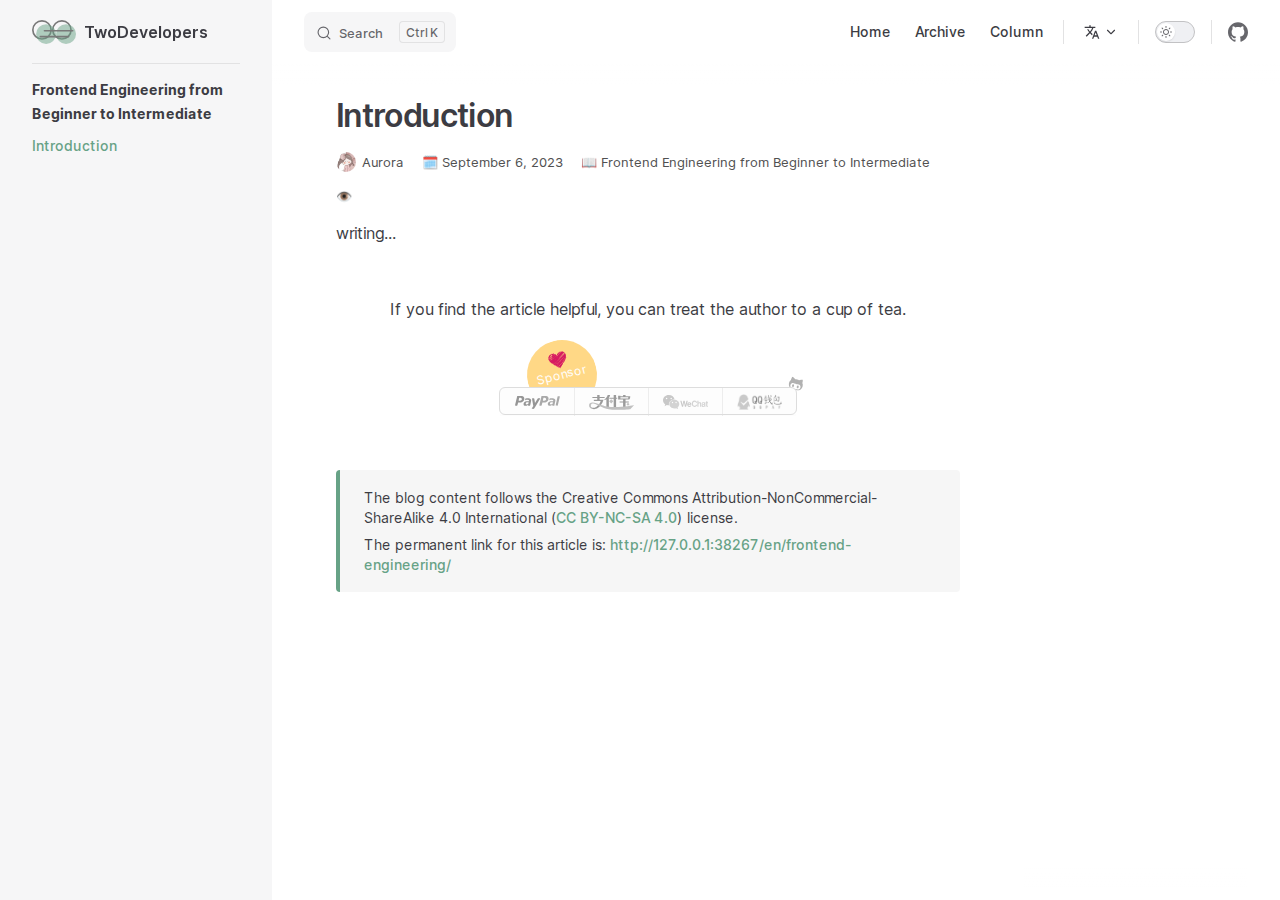
<file: en/frontend-engineering/index.html>
<!DOCTYPE html>
<html lang="en-US" dir="ltr">
  <head>
    <meta charset="utf-8">
    <meta name="viewport" content="width=device-width,initial-scale=1">
    <title>Frontend Engineering from Beginner to Intermediate - Introduction | TwoDevelopers</title>
    <meta name="description" content="TwoDevelopers is a technology-focused blog. We are dedicated to sharing knowledge and experiences in the fields of cloud native, front-end development, and blockchain. Whether you are a computer science student, a junior engineer, or an aspiring programmer looking to enter the computer industry, you will find valuable content on TwoDevelopers. Our blog articles aim to enhance readers' technical skills and provide support in mastering essential skills in cloud native, front-end development, and blockchain domains. By delving into the latest trends, tools, and best practices in these technical areas, we strive to help readers solve problems, gain insights, and provide guidance on their career paths. Whether you are a beginner or an experienced professional, TwoDevelopers offers you a platform for learning, exchanging ideas, and sharing knowledge. Visit TwoDevelopers now and embark on your technology journey!">
    <link rel="preload stylesheet" href="/assets/style.5f1093d1.css" as="style">
    
    <script type="module" src="/assets/app.69d45b34.js"></script>
    <link rel="preload" href="/assets/inter-roman-latin.2ed14f66.woff2" as="font" type="font/woff2" crossorigin="">
    <link rel="modulepreload" href="/assets/chunks/framework.1fa4dfe2.js">
    <link rel="modulepreload" href="/assets/chunks/theme.658b0781.js">
    <link rel="modulepreload" href="/assets/en_frontend-engineering_index.md.97c2cf43.lean.js">
    <link rel="icon" type="image/x-icon" href="/logo/logo.svg">
    <meta name="referrer" content="no-referrer-when-downgrade">
    <script id="check-dark-mode">(()=>{const e=localStorage.getItem("vitepress-theme-appearance")||"auto",a=window.matchMedia("(prefers-color-scheme: dark)").matches;(!e||e==="auto"?a:e==="dark")&&document.documentElement.classList.add("dark")})();</script>
    <script id="check-mac-os">document.documentElement.classList.toggle("mac",/Mac|iPhone|iPod|iPad/i.test(navigator.platform));</script>
  </head>
  <body>
    <div id="app"><div class="Layout" data-v-5a346dfe><!--[--><!--]--><!--[--><span tabindex="-1" data-v-0f60ec36></span><a href="#VPContent" class="VPSkipLink visually-hidden" data-v-0f60ec36> Skip to content </a><!--]--><!----><header class="VPNav" data-v-5a346dfe data-v-ae24b3ad><div class="VPNavBar has-sidebar" data-v-ae24b3ad data-v-a0fd61f4><div class="container" data-v-a0fd61f4><div class="title" data-v-a0fd61f4><div class="VPNavBarTitle has-sidebar" data-v-a0fd61f4 data-v-86d1bed8><a class="title" href="/en/" data-v-86d1bed8><!--[--><!--]--><!--[--><img class="VPImage logo" src="/logo/logo.svg" alt data-v-8426fc1a><!--]--><!--[-->TwoDevelopers<!--]--><!--[--><!--]--></a></div></div><div class="content" data-v-a0fd61f4><div class="curtain" data-v-a0fd61f4></div><div class="content-body" data-v-a0fd61f4><!--[--><!--]--><div class="VPNavBarSearch search" data-v-a0fd61f4><!--[--><!----><div id="local-search"><button type="button" class="DocSearch DocSearch-Button" aria-label="Search"><span class="DocSearch-Button-Container"><svg class="DocSearch-Search-Icon" width="20" height="20" viewBox="0 0 20 20" aria-label="search icon"><path d="M14.386 14.386l4.0877 4.0877-4.0877-4.0877c-2.9418 2.9419-7.7115 2.9419-10.6533 0-2.9419-2.9418-2.9419-7.7115 0-10.6533 2.9418-2.9419 7.7115-2.9419 10.6533 0 2.9419 2.9418 2.9419 7.7115 0 10.6533z" stroke="currentColor" fill="none" fill-rule="evenodd" stroke-linecap="round" stroke-linejoin="round"></path></svg><span class="DocSearch-Button-Placeholder">Search</span></span><span class="DocSearch-Button-Keys"><kbd class="DocSearch-Button-Key"></kbd><kbd class="DocSearch-Button-Key">K</kbd></span></button></div><!--]--></div><nav aria-labelledby="main-nav-aria-label" class="VPNavBarMenu menu" data-v-a0fd61f4 data-v-7f418b0f><span id="main-nav-aria-label" class="visually-hidden" data-v-7f418b0f>Main Navigation</span><!--[--><!--[--><a class="VPLink link VPNavBarMenuLink" href="/en/" tabindex="0" data-v-7f418b0f data-v-42ef59de><!--[--><span data-v-42ef59de>Home</span><!--]--></a><!--]--><!--[--><a class="VPLink link VPNavBarMenuLink" href="/en/archive" tabindex="0" data-v-7f418b0f data-v-42ef59de><!--[--><span data-v-42ef59de>Archive</span><!--]--></a><!--]--><!--[--><a class="VPLink link VPNavBarMenuLink" href="/en/column" tabindex="0" data-v-7f418b0f data-v-42ef59de><!--[--><span data-v-42ef59de>Column</span><!--]--></a><!--]--><!--]--></nav><div class="VPFlyout VPNavBarTranslations translations" data-v-a0fd61f4 data-v-74abcbb9 data-v-9c007e85><button type="button" class="button" aria-haspopup="true" aria-expanded="false" aria-label="Change language" data-v-9c007e85><span class="text" data-v-9c007e85><svg xmlns="http://www.w3.org/2000/svg" aria-hidden="true" focusable="false" viewbox="0 0 24 24" class="option-icon" data-v-9c007e85><path d="M0 0h24v24H0z" fill="none"></path><path d=" M12.87 15.07l-2.54-2.51.03-.03c1.74-1.94 2.98-4.17 3.71-6.53H17V4h-7V2H8v2H1v1.99h11.17C11.5 7.92 10.44 9.75 9 11.35 8.07 10.32 7.3 9.19 6.69 8h-2c.73 1.63 1.73 3.17 2.98 4.56l-5.09 5.02L4 19l5-5 3.11 3.11.76-2.04zM18.5 10h-2L12 22h2l1.12-3h4.75L21 22h2l-4.5-12zm-2.62 7l1.62-4.33L19.12 17h-3.24z " class="css-c4d79v"></path></svg><!----><svg xmlns="http://www.w3.org/2000/svg" aria-hidden="true" focusable="false" viewbox="0 0 24 24" class="text-icon" data-v-9c007e85><path d="M12,16c-0.3,0-0.5-0.1-0.7-0.3l-6-6c-0.4-0.4-0.4-1,0-1.4s1-0.4,1.4,0l5.3,5.3l5.3-5.3c0.4-0.4,1-0.4,1.4,0s0.4,1,0,1.4l-6,6C12.5,15.9,12.3,16,12,16z"></path></svg></span></button><div class="menu" data-v-9c007e85><div class="VPMenu" data-v-9c007e85 data-v-e7ea1737><!----><!--[--><!--[--><div class="items" data-v-74abcbb9><p class="title" data-v-74abcbb9>English</p><!--[--><div class="VPMenuLink" data-v-74abcbb9 data-v-43f1e123><a class="VPLink link" href="/frontend-engineering/" data-v-43f1e123><!--[-->简体中文<!--]--></a></div><!--]--></div><!--]--><!--]--></div></div></div><div class="VPNavBarAppearance appearance" data-v-a0fd61f4 data-v-e6aabb21><button class="VPSwitch VPSwitchAppearance" type="button" role="switch" title="toggle dark mode" aria-checked="false" data-v-e6aabb21 data-v-ce54a7d1 data-v-b1685198><span class="check" data-v-b1685198><span class="icon" data-v-b1685198><!--[--><svg xmlns="http://www.w3.org/2000/svg" aria-hidden="true" focusable="false" viewbox="0 0 24 24" class="sun" data-v-ce54a7d1><path d="M12,18c-3.3,0-6-2.7-6-6s2.7-6,6-6s6,2.7,6,6S15.3,18,12,18zM12,8c-2.2,0-4,1.8-4,4c0,2.2,1.8,4,4,4c2.2,0,4-1.8,4-4C16,9.8,14.2,8,12,8z"></path><path d="M12,4c-0.6,0-1-0.4-1-1V1c0-0.6,0.4-1,1-1s1,0.4,1,1v2C13,3.6,12.6,4,12,4z"></path><path d="M12,24c-0.6,0-1-0.4-1-1v-2c0-0.6,0.4-1,1-1s1,0.4,1,1v2C13,23.6,12.6,24,12,24z"></path><path d="M5.6,6.6c-0.3,0-0.5-0.1-0.7-0.3L3.5,4.9c-0.4-0.4-0.4-1,0-1.4s1-0.4,1.4,0l1.4,1.4c0.4,0.4,0.4,1,0,1.4C6.2,6.5,5.9,6.6,5.6,6.6z"></path><path d="M19.8,20.8c-0.3,0-0.5-0.1-0.7-0.3l-1.4-1.4c-0.4-0.4-0.4-1,0-1.4s1-0.4,1.4,0l1.4,1.4c0.4,0.4,0.4,1,0,1.4C20.3,20.7,20,20.8,19.8,20.8z"></path><path d="M3,13H1c-0.6,0-1-0.4-1-1s0.4-1,1-1h2c0.6,0,1,0.4,1,1S3.6,13,3,13z"></path><path d="M23,13h-2c-0.6,0-1-0.4-1-1s0.4-1,1-1h2c0.6,0,1,0.4,1,1S23.6,13,23,13z"></path><path d="M4.2,20.8c-0.3,0-0.5-0.1-0.7-0.3c-0.4-0.4-0.4-1,0-1.4l1.4-1.4c0.4-0.4,1-0.4,1.4,0s0.4,1,0,1.4l-1.4,1.4C4.7,20.7,4.5,20.8,4.2,20.8z"></path><path d="M18.4,6.6c-0.3,0-0.5-0.1-0.7-0.3c-0.4-0.4-0.4-1,0-1.4l1.4-1.4c0.4-0.4,1-0.4,1.4,0s0.4,1,0,1.4l-1.4,1.4C18.9,6.5,18.6,6.6,18.4,6.6z"></path></svg><svg xmlns="http://www.w3.org/2000/svg" aria-hidden="true" focusable="false" viewbox="0 0 24 24" class="moon" data-v-ce54a7d1><path d="M12.1,22c-0.3,0-0.6,0-0.9,0c-5.5-0.5-9.5-5.4-9-10.9c0.4-4.8,4.2-8.6,9-9c0.4,0,0.8,0.2,1,0.5c0.2,0.3,0.2,0.8-0.1,1.1c-2,2.7-1.4,6.4,1.3,8.4c2.1,1.6,5,1.6,7.1,0c0.3-0.2,0.7-0.3,1.1-0.1c0.3,0.2,0.5,0.6,0.5,1c-0.2,2.7-1.5,5.1-3.6,6.8C16.6,21.2,14.4,22,12.1,22zM9.3,4.4c-2.9,1-5,3.6-5.2,6.8c-0.4,4.4,2.8,8.3,7.2,8.7c2.1,0.2,4.2-0.4,5.8-1.8c1.1-0.9,1.9-2.1,2.4-3.4c-2.5,0.9-5.3,0.5-7.5-1.1C9.2,11.4,8.1,7.7,9.3,4.4z"></path></svg><!--]--></span></span></button></div><div class="VPSocialLinks VPNavBarSocialLinks social-links" data-v-a0fd61f4 data-v-0394ad82 data-v-7bc22406><!--[--><a class="VPSocialLink no-icon" href="https://github.com/twodevelopers1001" aria-label="github" target="_blank" rel="noopener" data-v-7bc22406 data-v-f80f8133><svg role="img" viewBox="0 0 24 24" xmlns="http://www.w3.org/2000/svg"><title>GitHub</title><path d="M12 .297c-6.63 0-12 5.373-12 12 0 5.303 3.438 9.8 8.205 11.385.6.113.82-.258.82-.577 0-.285-.01-1.04-.015-2.04-3.338.724-4.042-1.61-4.042-1.61C4.422 18.07 3.633 17.7 3.633 17.7c-1.087-.744.084-.729.084-.729 1.205.084 1.838 1.236 1.838 1.236 1.07 1.835 2.809 1.305 3.495.998.108-.776.417-1.305.76-1.605-2.665-.3-5.466-1.332-5.466-5.93 0-1.31.465-2.38 1.235-3.22-.135-.303-.54-1.523.105-3.176 0 0 1.005-.322 3.3 1.23.96-.267 1.98-.399 3-.405 1.02.006 2.04.138 3 .405 2.28-1.552 3.285-1.23 3.285-1.23.645 1.653.24 2.873.12 3.176.765.84 1.23 1.91 1.23 3.22 0 4.61-2.805 5.625-5.475 5.92.42.36.81 1.096.81 2.22 0 1.606-.015 2.896-.015 3.286 0 .315.21.69.825.57C20.565 22.092 24 17.592 24 12.297c0-6.627-5.373-12-12-12"/></svg></a><!--]--></div><div class="VPFlyout VPNavBarExtra extra" data-v-a0fd61f4 data-v-40855f84 data-v-9c007e85><button type="button" class="button" aria-haspopup="true" aria-expanded="false" aria-label="extra navigation" data-v-9c007e85><svg xmlns="http://www.w3.org/2000/svg" aria-hidden="true" focusable="false" viewbox="0 0 24 24" class="icon" data-v-9c007e85><circle cx="12" cy="12" r="2"></circle><circle cx="19" cy="12" r="2"></circle><circle cx="5" cy="12" r="2"></circle></svg></button><div class="menu" data-v-9c007e85><div class="VPMenu" data-v-9c007e85 data-v-e7ea1737><!----><!--[--><!--[--><div class="group translations" data-v-40855f84><p class="trans-title" data-v-40855f84>English</p><!--[--><div class="VPMenuLink" data-v-40855f84 data-v-43f1e123><a class="VPLink link" href="/frontend-engineering/" data-v-43f1e123><!--[-->简体中文<!--]--></a></div><!--]--></div><div class="group" data-v-40855f84><div class="item appearance" data-v-40855f84><p class="label" data-v-40855f84>Appearance</p><div class="appearance-action" data-v-40855f84><button class="VPSwitch VPSwitchAppearance" type="button" role="switch" title="toggle dark mode" aria-checked="false" data-v-40855f84 data-v-ce54a7d1 data-v-b1685198><span class="check" data-v-b1685198><span class="icon" data-v-b1685198><!--[--><svg xmlns="http://www.w3.org/2000/svg" aria-hidden="true" focusable="false" viewbox="0 0 24 24" class="sun" data-v-ce54a7d1><path d="M12,18c-3.3,0-6-2.7-6-6s2.7-6,6-6s6,2.7,6,6S15.3,18,12,18zM12,8c-2.2,0-4,1.8-4,4c0,2.2,1.8,4,4,4c2.2,0,4-1.8,4-4C16,9.8,14.2,8,12,8z"></path><path d="M12,4c-0.6,0-1-0.4-1-1V1c0-0.6,0.4-1,1-1s1,0.4,1,1v2C13,3.6,12.6,4,12,4z"></path><path d="M12,24c-0.6,0-1-0.4-1-1v-2c0-0.6,0.4-1,1-1s1,0.4,1,1v2C13,23.6,12.6,24,12,24z"></path><path d="M5.6,6.6c-0.3,0-0.5-0.1-0.7-0.3L3.5,4.9c-0.4-0.4-0.4-1,0-1.4s1-0.4,1.4,0l1.4,1.4c0.4,0.4,0.4,1,0,1.4C6.2,6.5,5.9,6.6,5.6,6.6z"></path><path d="M19.8,20.8c-0.3,0-0.5-0.1-0.7-0.3l-1.4-1.4c-0.4-0.4-0.4-1,0-1.4s1-0.4,1.4,0l1.4,1.4c0.4,0.4,0.4,1,0,1.4C20.3,20.7,20,20.8,19.8,20.8z"></path><path d="M3,13H1c-0.6,0-1-0.4-1-1s0.4-1,1-1h2c0.6,0,1,0.4,1,1S3.6,13,3,13z"></path><path d="M23,13h-2c-0.6,0-1-0.4-1-1s0.4-1,1-1h2c0.6,0,1,0.4,1,1S23.6,13,23,13z"></path><path d="M4.2,20.8c-0.3,0-0.5-0.1-0.7-0.3c-0.4-0.4-0.4-1,0-1.4l1.4-1.4c0.4-0.4,1-0.4,1.4,0s0.4,1,0,1.4l-1.4,1.4C4.7,20.7,4.5,20.8,4.2,20.8z"></path><path d="M18.4,6.6c-0.3,0-0.5-0.1-0.7-0.3c-0.4-0.4-0.4-1,0-1.4l1.4-1.4c0.4-0.4,1-0.4,1.4,0s0.4,1,0,1.4l-1.4,1.4C18.9,6.5,18.6,6.6,18.4,6.6z"></path></svg><svg xmlns="http://www.w3.org/2000/svg" aria-hidden="true" focusable="false" viewbox="0 0 24 24" class="moon" data-v-ce54a7d1><path d="M12.1,22c-0.3,0-0.6,0-0.9,0c-5.5-0.5-9.5-5.4-9-10.9c0.4-4.8,4.2-8.6,9-9c0.4,0,0.8,0.2,1,0.5c0.2,0.3,0.2,0.8-0.1,1.1c-2,2.7-1.4,6.4,1.3,8.4c2.1,1.6,5,1.6,7.1,0c0.3-0.2,0.7-0.3,1.1-0.1c0.3,0.2,0.5,0.6,0.5,1c-0.2,2.7-1.5,5.1-3.6,6.8C16.6,21.2,14.4,22,12.1,22zM9.3,4.4c-2.9,1-5,3.6-5.2,6.8c-0.4,4.4,2.8,8.3,7.2,8.7c2.1,0.2,4.2-0.4,5.8-1.8c1.1-0.9,1.9-2.1,2.4-3.4c-2.5,0.9-5.3,0.5-7.5-1.1C9.2,11.4,8.1,7.7,9.3,4.4z"></path></svg><!--]--></span></span></button></div></div></div><div class="group" data-v-40855f84><div class="item social-links" data-v-40855f84><div class="VPSocialLinks social-links-list" data-v-40855f84 data-v-7bc22406><!--[--><a class="VPSocialLink no-icon" href="https://github.com/twodevelopers1001" aria-label="github" target="_blank" rel="noopener" data-v-7bc22406 data-v-f80f8133><svg role="img" viewBox="0 0 24 24" xmlns="http://www.w3.org/2000/svg"><title>GitHub</title><path d="M12 .297c-6.63 0-12 5.373-12 12 0 5.303 3.438 9.8 8.205 11.385.6.113.82-.258.82-.577 0-.285-.01-1.04-.015-2.04-3.338.724-4.042-1.61-4.042-1.61C4.422 18.07 3.633 17.7 3.633 17.7c-1.087-.744.084-.729.084-.729 1.205.084 1.838 1.236 1.838 1.236 1.07 1.835 2.809 1.305 3.495.998.108-.776.417-1.305.76-1.605-2.665-.3-5.466-1.332-5.466-5.93 0-1.31.465-2.38 1.235-3.22-.135-.303-.54-1.523.105-3.176 0 0 1.005-.322 3.3 1.23.96-.267 1.98-.399 3-.405 1.02.006 2.04.138 3 .405 2.28-1.552 3.285-1.23 3.285-1.23.645 1.653.24 2.873.12 3.176.765.84 1.23 1.91 1.23 3.22 0 4.61-2.805 5.625-5.475 5.92.42.36.81 1.096.81 2.22 0 1.606-.015 2.896-.015 3.286 0 .315.21.69.825.57C20.565 22.092 24 17.592 24 12.297c0-6.627-5.373-12-12-12"/></svg></a><!--]--></div></div></div><!--]--><!--]--></div></div></div><!--[--><!--]--><button type="button" class="VPNavBarHamburger hamburger" aria-label="mobile navigation" aria-expanded="false" aria-controls="VPNavScreen" data-v-a0fd61f4 data-v-e5dd9c1c><span class="container" data-v-e5dd9c1c><span class="top" data-v-e5dd9c1c></span><span class="middle" data-v-e5dd9c1c></span><span class="bottom" data-v-e5dd9c1c></span></span></button></div></div></div></div><!----></header><div class="VPLocalNav reached-top" data-v-5a346dfe data-v-79c8c1df><button class="menu" aria-expanded="false" aria-controls="VPSidebarNav" data-v-79c8c1df><svg xmlns="http://www.w3.org/2000/svg" aria-hidden="true" focusable="false" viewbox="0 0 24 24" class="menu-icon" data-v-79c8c1df><path d="M17,11H3c-0.6,0-1-0.4-1-1s0.4-1,1-1h14c0.6,0,1,0.4,1,1S17.6,11,17,11z"></path><path d="M21,7H3C2.4,7,2,6.6,2,6s0.4-1,1-1h18c0.6,0,1,0.4,1,1S21.6,7,21,7z"></path><path d="M21,15H3c-0.6,0-1-0.4-1-1s0.4-1,1-1h18c0.6,0,1,0.4,1,1S21.6,15,21,15z"></path><path d="M17,19H3c-0.6,0-1-0.4-1-1s0.4-1,1-1h14c0.6,0,1,0.4,1,1S17.6,19,17,19z"></path></svg><span class="menu-text" data-v-79c8c1df>Menu</span></button><div class="VPLocalNavOutlineDropdown" style="--vp-vh:0px;" data-v-79c8c1df data-v-1c15a60a><button data-v-1c15a60a>Return to top</button><!----></div></div><aside class="VPSidebar" data-v-5a346dfe data-v-b00e2fdd><div class="curtain" data-v-b00e2fdd></div><nav class="nav" id="VPSidebarNav" aria-labelledby="sidebar-aria-label" tabindex="-1" data-v-b00e2fdd><span class="visually-hidden" id="sidebar-aria-label" data-v-b00e2fdd> Sidebar Navigation </span><!--[--><!--]--><!--[--><div class="group" data-v-b00e2fdd><section class="VPSidebarItem level-0 has-active" data-v-b00e2fdd data-v-e31bd47b><div class="item" role="button" tabindex="0" data-v-e31bd47b><div class="indicator" data-v-e31bd47b></div><h2 class="text" data-v-e31bd47b>Frontend Engineering from Beginner to Intermediate</h2><!----></div><div class="items" data-v-e31bd47b><!--[--><div class="VPSidebarItem level-1 is-link" data-v-e31bd47b data-v-e31bd47b><div class="item" data-v-e31bd47b><div class="indicator" data-v-e31bd47b></div><a class="VPLink link link" href="/en/frontend-engineering/" data-v-e31bd47b><!--[--><p class="text" data-v-e31bd47b>Introduction</p><!--]--></a><!----></div><!----></div><!--]--></div></section></div><!--]--><!--[--><!--]--></nav></aside><div class="VPContent has-sidebar" id="VPContent" data-v-5a346dfe data-v-669faec9><div class="VPDoc has-sidebar has-aside" data-v-669faec9 data-v-6b87e69f><!--[--><!--]--><div class="container" data-v-6b87e69f><div class="aside" data-v-6b87e69f><div class="aside-curtain" data-v-6b87e69f></div><div class="aside-container" data-v-6b87e69f><div class="aside-content" data-v-6b87e69f><div class="VPDocAside" data-v-6b87e69f data-v-3f215769><!--[--><!--]--><!--[--><!--]--><div class="VPDocAsideOutline" role="navigation" data-v-3f215769 data-v-d330b1bb><div class="content" data-v-d330b1bb><div class="outline-marker" data-v-d330b1bb></div><div class="outline-title" role="heading" aria-level="2" data-v-d330b1bb>On this page</div><nav aria-labelledby="doc-outline-aria-label" data-v-d330b1bb><span class="visually-hidden" id="doc-outline-aria-label" data-v-d330b1bb> Table of Contents for current page </span><ul class="root" data-v-d330b1bb data-v-d0ee3533><!--[--><!--]--></ul></nav></div></div><!--[--><!--]--><div class="spacer" data-v-3f215769></div><!--[--><!--]--><!----><!--[--><!--]--><!--[--><!--]--></div></div></div></div><div class="content" data-v-6b87e69f><div class="content-container" data-v-6b87e69f><!--[--><!--]--><!----><main class="main" data-v-6b87e69f><div style="position:relative;" class="vp-doc _en_frontend-engineering_index" data-v-6b87e69f><div><h1 id="introduction" tabindex="-1">Introduction <a class="header-anchor" href="#introduction" aria-label="Permalink to &quot;Introduction&quot;">​</a></h1><div class="page-info-wrapper" data-v-c4f7848e><div class="page-info" data-v-c4f7848e><a class="author" href="/en/archive?author=Aurora" data-v-c4f7848e><img src="/author/aurora.png" alt="avatar" data-v-c4f7848e> Aurora</a><span class="date" data-v-c4f7848e>🗓️ September 6, 2023</span><!----><!----><span class="column" data-v-c4f7848e> 📖 <a href="/en/archive?column=Frontend Engineering from Beginner to Intermediate" data-v-c4f7848e>Frontend Engineering from Beginner to Intermediate</a></span><span class="pv" data-v-c4f7848e> 👁 <span id="busuanzi_container_page_pv" data-v-c4f7848e><span id="busuanzi_value_page_pv" data-v-c4f7848e></span></span></span></div><!----></div><p>writing...</p><!--[--><div class="sponsor-wrapper" data-v-64ab7081><p class="title" data-v-64ab7081>If you find the article helpful, you can treat the author to a cup of tea.</p><div class="donate-wrapper" data-v-64ab7081><a href="https://github.com/twodevelopers1001" class="github-icon" data-v-64ab7081></a><div class="donate-text" data-v-64ab7081>Sponsor</div><ul class="donate-list" data-v-64ab7081><!--[--><li class="donate-item" style="background-image:url(/donate/paypal.svg);" data-v-64ab7081></li><li class="donate-item" style="background-image:url(/donate/alipay.svg);" data-v-64ab7081></li><li class="donate-item" style="background-image:url(/donate/wechat.svg);" data-v-64ab7081></li><li class="donate-item" style="background-image:url(/donate/qq.png);" data-v-64ab7081></li><!--]--></ul></div><!----></div><!----><!----><!--]--></div></div></main><footer class="VPDocFooter" data-v-6b87e69f data-v-ef5dee53><!--[--><!--]--><!----><!----></footer><!--[--><!--]--></div></div></div><!--[--><!--]--></div></div><footer class="VPFooter has-sidebar" data-v-5a346dfe data-v-e03eb2e1><div class="container" data-v-e03eb2e1><p class="message" data-v-e03eb2e1>May we all become excellent engineers.</p><p class="copyright" data-v-e03eb2e1>MIT License | Copyright © 2023-present TwoDevelopers</p></div></footer><!--[--><!--]--></div></div>
    <script>window.__VP_HASH_MAP__=JSON.parse("{\"en_posts_test-aurora.md\":\"24f0d89f\",\"frontend-engineering_index.md\":\"1cd8c7a5\",\"index.md\":\"8ec6ccdb\",\"posts_test-aurora.md\":\"1534c4fb\",\"posts_test-gleaming.md\":\"18933482\",\"en_posts_test-gleaming.md\":\"0b0b6a57\",\"en_archive.md\":\"1599f615\",\"en_column.md\":\"04bd0a4d\",\"en_frontend-engineering_index.md\":\"97c2cf43\",\"en_index.md\":\"f16ed0d2\",\"column.md\":\"bca461e9\",\"archive.md\":\"513bde94\"}");window.__VP_SITE_DATA__=JSON.parse("{\"lang\":\"en-US\",\"dir\":\"ltr\",\"title\":\"TwoDevelopers\",\"description\":\"A VitePress site\",\"base\":\"/\",\"head\":[],\"appearance\":true,\"themeConfig\":{\"logo\":\"/logo/logo.svg\",\"search\":{\"provider\":\"local\"},\"socialLinks\":[{\"icon\":\"github\",\"link\":\"https://github.com/twodevelopers1001\"}],\"i18nRouting\":true,\"outline\":\"deep\"},\"locales\":{\"root\":{\"label\":\"简体中文\",\"lang\":\"zh-CN\",\"description\":\"TwoDevelopers是一个专注于技术领域的博客。我们致力于分享云原生、前端开发和区块链等领域的知识和经验。作为一名计算机专业的大学生、初级工程师或有志于进入计算机行业的程序员，您将在TwoDevelopers找到对您有价值的内容。我们的博客文章旨在提升读者的技术能力，为他们在云原生、前端开发和区块链等领域掌握关键技能提供支持。通过深入探讨这些技术领域的最新趋势、工具和最佳实践，我们希望能够帮助读者解决问题、增加见解，并在他们的职业发展道路上提供指导。无论您是初学者还是有经验的专业人士，TwoDevelopers都为您提供了一个学习、交流和分享的平台。立即访问TwoDevelopers，开启您的技术之旅！\",\"themeConfig\":{\"docFooter\":{\"prev\":\"上一篇\",\"next\":\"下一篇\"},\"sidebar\":{\"/frontend-engineering/\":[{\"text\":\"前端工程化从入门到进阶\",\"items\":[{\"text\":\"前言\",\"link\":\"/frontend-engineering/\"}]}]},\"nav\":[{\"text\":\"首页\",\"link\":\"/\"},{\"text\":\"归档\",\"link\":\"/archive\"},{\"text\":\"专栏\",\"link\":\"/column\"}],\"lastUpdatedText\":\"最近更新时间\",\"outlineTitle\":\"本页目录\",\"darkModeSwitchLabel\":\"外观\",\"search\":{\"provider\":\"local\",\"options\":{\"locales\":{\"root\":{\"translations\":{\"button\":{\"buttonText\":\"搜索文档\",\"buttonAriaLabel\":\"搜索文档\"},\"modal\":{\"noResultsText\":\"无法找到相关结果\",\"resetButtonTitle\":\"清除查询条件\",\"footer\":{\"selectText\":\"选择\",\"navigateText\":\"切换\",\"closeText\":\"关闭\"}}}}}}},\"returnToTopLabel\":\"返回顶部\",\"notFound\":{\"title\":\"页面未找到\",\"quote\":\"但如果你不改变方向，继续寻找，你可能最终会到达你正朝着的地方。\",\"linkLabel\":\"回到主页\",\"linkText\":\"带我回主页\"},\"footer\":{\"message\":\"愿我们都成为优秀的工程师\",\"copyright\":\"MIT License | 版权所有 © 2023-present TwoDevelopers\"},\"sidebarMenuLabel\":\"菜单\"}},\"en\":{\"label\":\"English\",\"lang\":\"en-US\",\"description\":\"TwoDevelopers is a technology-focused blog. We are dedicated to sharing knowledge and experiences in the fields of cloud native, front-end development, and blockchain. Whether you are a computer science student, a junior engineer, or an aspiring programmer looking to enter the computer industry, you will find valuable content on TwoDevelopers. Our blog articles aim to enhance readers' technical skills and provide support in mastering essential skills in cloud native, front-end development, and blockchain domains. By delving into the latest trends, tools, and best practices in these technical areas, we strive to help readers solve problems, gain insights, and provide guidance on their career paths. Whether you are a beginner or an experienced professional, TwoDevelopers offers you a platform for learning, exchanging ideas, and sharing knowledge. Visit TwoDevelopers now and embark on your technology journey!\",\"themeConfig\":{\"docFooter\":{\"prev\":\"Previous article\",\"next\":\"Next article\"},\"sidebar\":{\"/en/frontend-engineering/\":[{\"text\":\"Frontend Engineering from Beginner to Intermediate\",\"items\":[{\"text\":\"Introduction\",\"link\":\"/en/frontend-engineering/\"}]}]},\"nav\":[{\"text\":\"Home\",\"link\":\"/en/\"},{\"text\":\"Archive\",\"link\":\"/en/archive\"},{\"text\":\"Column\",\"link\":\"/en/column\"}],\"footer\":{\"message\":\"May we all become excellent engineers.\",\"copyright\":\"MIT License | Copyright © 2023-present TwoDevelopers\"}}}},\"scrollOffset\":90,\"cleanUrls\":true}");</script>
    
  </body>
</html>
</file>
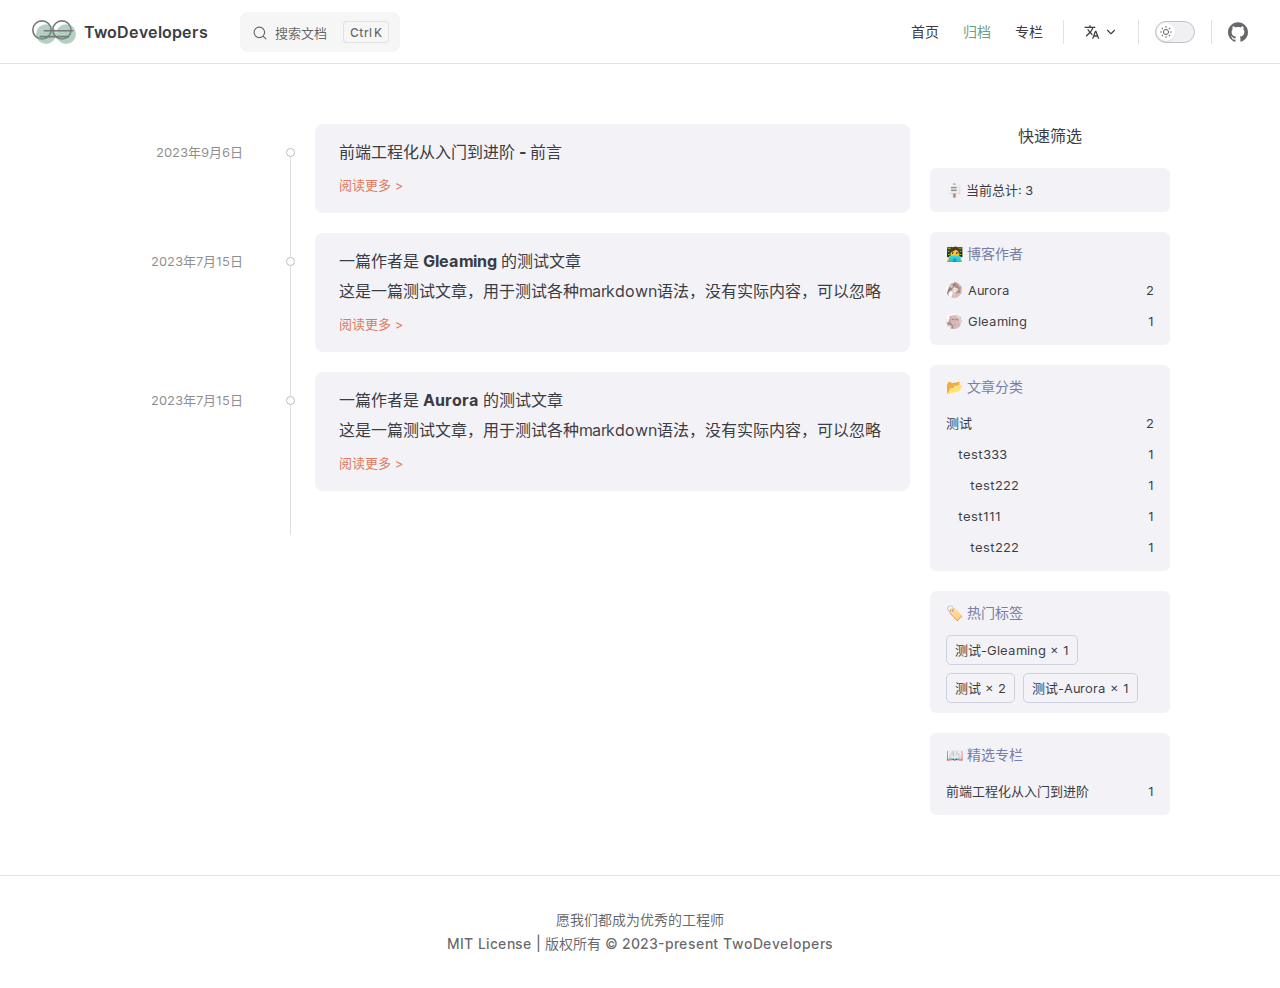
<file: archive.html>
<!DOCTYPE html>
<html lang="zh-CN" dir="ltr">
  <head>
    <meta charset="utf-8">
    <meta name="viewport" content="width=device-width,initial-scale=1">
    <title>归档 | TwoDevelopers</title>
    <meta name="description" content="TwoDevelopers是一个专注于技术领域的博客。我们致力于分享云原生、前端开发和区块链等领域的知识和经验。作为一名计算机专业的大学生、初级工程师或有志于进入计算机行业的程序员，您将在TwoDevelopers找到对您有价值的内容。我们的博客文章旨在提升读者的技术能力，为他们在云原生、前端开发和区块链等领域掌握关键技能提供支持。通过深入探讨这些技术领域的最新趋势、工具和最佳实践，我们希望能够帮助读者解决问题、增加见解，并在他们的职业发展道路上提供指导。无论您是初学者还是有经验的专业人士，TwoDevelopers都为您提供了一个学习、交流和分享的平台。立即访问TwoDevelopers，开启您的技术之旅！">
    <link rel="preload stylesheet" href="/assets/style.5f1093d1.css" as="style">
    
    <script type="module" src="/assets/app.69d45b34.js"></script>
    <link rel="preload" href="/assets/inter-roman-latin.2ed14f66.woff2" as="font" type="font/woff2" crossorigin="">
    <link rel="modulepreload" href="/assets/chunks/framework.1fa4dfe2.js">
    <link rel="modulepreload" href="/assets/chunks/theme.658b0781.js">
    <link rel="modulepreload" href="/assets/archive.md.513bde94.lean.js">
    <link rel="icon" type="image/x-icon" href="/logo/logo.svg">
    <meta name="referrer" content="no-referrer-when-downgrade">
    <script id="check-dark-mode">(()=>{const e=localStorage.getItem("vitepress-theme-appearance")||"auto",a=window.matchMedia("(prefers-color-scheme: dark)").matches;(!e||e==="auto"?a:e==="dark")&&document.documentElement.classList.add("dark")})();</script>
    <script id="check-mac-os">document.documentElement.classList.toggle("mac",/Mac|iPhone|iPod|iPad/i.test(navigator.platform));</script>
  </head>
  <body>
    <div id="app"><div class="Layout" data-v-5a346dfe><!--[--><!--]--><!--[--><span tabindex="-1" data-v-0f60ec36></span><a href="#VPContent" class="VPSkipLink visually-hidden" data-v-0f60ec36> Skip to content </a><!--]--><!----><header class="VPNav" data-v-5a346dfe data-v-ae24b3ad><div class="VPNavBar" data-v-ae24b3ad data-v-a0fd61f4><div class="container" data-v-a0fd61f4><div class="title" data-v-a0fd61f4><div class="VPNavBarTitle" data-v-a0fd61f4 data-v-86d1bed8><a class="title" href="/" data-v-86d1bed8><!--[--><!--]--><!--[--><img class="VPImage logo" src="/logo/logo.svg" alt data-v-8426fc1a><!--]--><!--[-->TwoDevelopers<!--]--><!--[--><!--]--></a></div></div><div class="content" data-v-a0fd61f4><div class="curtain" data-v-a0fd61f4></div><div class="content-body" data-v-a0fd61f4><!--[--><!--]--><div class="VPNavBarSearch search" data-v-a0fd61f4><!--[--><!----><div id="local-search"><button type="button" class="DocSearch DocSearch-Button" aria-label="Search"><span class="DocSearch-Button-Container"><svg class="DocSearch-Search-Icon" width="20" height="20" viewBox="0 0 20 20" aria-label="search icon"><path d="M14.386 14.386l4.0877 4.0877-4.0877-4.0877c-2.9418 2.9419-7.7115 2.9419-10.6533 0-2.9419-2.9418-2.9419-7.7115 0-10.6533 2.9418-2.9419 7.7115-2.9419 10.6533 0 2.9419 2.9418 2.9419 7.7115 0 10.6533z" stroke="currentColor" fill="none" fill-rule="evenodd" stroke-linecap="round" stroke-linejoin="round"></path></svg><span class="DocSearch-Button-Placeholder">搜索文档</span></span><span class="DocSearch-Button-Keys"><kbd class="DocSearch-Button-Key"></kbd><kbd class="DocSearch-Button-Key">K</kbd></span></button></div><!--]--></div><nav aria-labelledby="main-nav-aria-label" class="VPNavBarMenu menu" data-v-a0fd61f4 data-v-7f418b0f><span id="main-nav-aria-label" class="visually-hidden" data-v-7f418b0f>Main Navigation</span><!--[--><!--[--><a class="VPLink link VPNavBarMenuLink" href="/" tabindex="0" data-v-7f418b0f data-v-42ef59de><!--[--><span data-v-42ef59de>首页</span><!--]--></a><!--]--><!--[--><a class="VPLink link VPNavBarMenuLink active" href="/archive" tabindex="0" data-v-7f418b0f data-v-42ef59de><!--[--><span data-v-42ef59de>归档</span><!--]--></a><!--]--><!--[--><a class="VPLink link VPNavBarMenuLink" href="/column" tabindex="0" data-v-7f418b0f data-v-42ef59de><!--[--><span data-v-42ef59de>专栏</span><!--]--></a><!--]--><!--]--></nav><div class="VPFlyout VPNavBarTranslations translations" data-v-a0fd61f4 data-v-74abcbb9 data-v-9c007e85><button type="button" class="button" aria-haspopup="true" aria-expanded="false" aria-label="Change language" data-v-9c007e85><span class="text" data-v-9c007e85><svg xmlns="http://www.w3.org/2000/svg" aria-hidden="true" focusable="false" viewbox="0 0 24 24" class="option-icon" data-v-9c007e85><path d="M0 0h24v24H0z" fill="none"></path><path d=" M12.87 15.07l-2.54-2.51.03-.03c1.74-1.94 2.98-4.17 3.71-6.53H17V4h-7V2H8v2H1v1.99h11.17C11.5 7.92 10.44 9.75 9 11.35 8.07 10.32 7.3 9.19 6.69 8h-2c.73 1.63 1.73 3.17 2.98 4.56l-5.09 5.02L4 19l5-5 3.11 3.11.76-2.04zM18.5 10h-2L12 22h2l1.12-3h4.75L21 22h2l-4.5-12zm-2.62 7l1.62-4.33L19.12 17h-3.24z " class="css-c4d79v"></path></svg><!----><svg xmlns="http://www.w3.org/2000/svg" aria-hidden="true" focusable="false" viewbox="0 0 24 24" class="text-icon" data-v-9c007e85><path d="M12,16c-0.3,0-0.5-0.1-0.7-0.3l-6-6c-0.4-0.4-0.4-1,0-1.4s1-0.4,1.4,0l5.3,5.3l5.3-5.3c0.4-0.4,1-0.4,1.4,0s0.4,1,0,1.4l-6,6C12.5,15.9,12.3,16,12,16z"></path></svg></span></button><div class="menu" data-v-9c007e85><div class="VPMenu" data-v-9c007e85 data-v-e7ea1737><!----><!--[--><!--[--><div class="items" data-v-74abcbb9><p class="title" data-v-74abcbb9>简体中文</p><!--[--><div class="VPMenuLink" data-v-74abcbb9 data-v-43f1e123><a class="VPLink link" href="/en/archive" data-v-43f1e123><!--[-->English<!--]--></a></div><!--]--></div><!--]--><!--]--></div></div></div><div class="VPNavBarAppearance appearance" data-v-a0fd61f4 data-v-e6aabb21><button class="VPSwitch VPSwitchAppearance" type="button" role="switch" title="toggle dark mode" aria-checked="false" data-v-e6aabb21 data-v-ce54a7d1 data-v-b1685198><span class="check" data-v-b1685198><span class="icon" data-v-b1685198><!--[--><svg xmlns="http://www.w3.org/2000/svg" aria-hidden="true" focusable="false" viewbox="0 0 24 24" class="sun" data-v-ce54a7d1><path d="M12,18c-3.3,0-6-2.7-6-6s2.7-6,6-6s6,2.7,6,6S15.3,18,12,18zM12,8c-2.2,0-4,1.8-4,4c0,2.2,1.8,4,4,4c2.2,0,4-1.8,4-4C16,9.8,14.2,8,12,8z"></path><path d="M12,4c-0.6,0-1-0.4-1-1V1c0-0.6,0.4-1,1-1s1,0.4,1,1v2C13,3.6,12.6,4,12,4z"></path><path d="M12,24c-0.6,0-1-0.4-1-1v-2c0-0.6,0.4-1,1-1s1,0.4,1,1v2C13,23.6,12.6,24,12,24z"></path><path d="M5.6,6.6c-0.3,0-0.5-0.1-0.7-0.3L3.5,4.9c-0.4-0.4-0.4-1,0-1.4s1-0.4,1.4,0l1.4,1.4c0.4,0.4,0.4,1,0,1.4C6.2,6.5,5.9,6.6,5.6,6.6z"></path><path d="M19.8,20.8c-0.3,0-0.5-0.1-0.7-0.3l-1.4-1.4c-0.4-0.4-0.4-1,0-1.4s1-0.4,1.4,0l1.4,1.4c0.4,0.4,0.4,1,0,1.4C20.3,20.7,20,20.8,19.8,20.8z"></path><path d="M3,13H1c-0.6,0-1-0.4-1-1s0.4-1,1-1h2c0.6,0,1,0.4,1,1S3.6,13,3,13z"></path><path d="M23,13h-2c-0.6,0-1-0.4-1-1s0.4-1,1-1h2c0.6,0,1,0.4,1,1S23.6,13,23,13z"></path><path d="M4.2,20.8c-0.3,0-0.5-0.1-0.7-0.3c-0.4-0.4-0.4-1,0-1.4l1.4-1.4c0.4-0.4,1-0.4,1.4,0s0.4,1,0,1.4l-1.4,1.4C4.7,20.7,4.5,20.8,4.2,20.8z"></path><path d="M18.4,6.6c-0.3,0-0.5-0.1-0.7-0.3c-0.4-0.4-0.4-1,0-1.4l1.4-1.4c0.4-0.4,1-0.4,1.4,0s0.4,1,0,1.4l-1.4,1.4C18.9,6.5,18.6,6.6,18.4,6.6z"></path></svg><svg xmlns="http://www.w3.org/2000/svg" aria-hidden="true" focusable="false" viewbox="0 0 24 24" class="moon" data-v-ce54a7d1><path d="M12.1,22c-0.3,0-0.6,0-0.9,0c-5.5-0.5-9.5-5.4-9-10.9c0.4-4.8,4.2-8.6,9-9c0.4,0,0.8,0.2,1,0.5c0.2,0.3,0.2,0.8-0.1,1.1c-2,2.7-1.4,6.4,1.3,8.4c2.1,1.6,5,1.6,7.1,0c0.3-0.2,0.7-0.3,1.1-0.1c0.3,0.2,0.5,0.6,0.5,1c-0.2,2.7-1.5,5.1-3.6,6.8C16.6,21.2,14.4,22,12.1,22zM9.3,4.4c-2.9,1-5,3.6-5.2,6.8c-0.4,4.4,2.8,8.3,7.2,8.7c2.1,0.2,4.2-0.4,5.8-1.8c1.1-0.9,1.9-2.1,2.4-3.4c-2.5,0.9-5.3,0.5-7.5-1.1C9.2,11.4,8.1,7.7,9.3,4.4z"></path></svg><!--]--></span></span></button></div><div class="VPSocialLinks VPNavBarSocialLinks social-links" data-v-a0fd61f4 data-v-0394ad82 data-v-7bc22406><!--[--><a class="VPSocialLink no-icon" href="https://github.com/twodevelopers1001" aria-label="github" target="_blank" rel="noopener" data-v-7bc22406 data-v-f80f8133><svg role="img" viewBox="0 0 24 24" xmlns="http://www.w3.org/2000/svg"><title>GitHub</title><path d="M12 .297c-6.63 0-12 5.373-12 12 0 5.303 3.438 9.8 8.205 11.385.6.113.82-.258.82-.577 0-.285-.01-1.04-.015-2.04-3.338.724-4.042-1.61-4.042-1.61C4.422 18.07 3.633 17.7 3.633 17.7c-1.087-.744.084-.729.084-.729 1.205.084 1.838 1.236 1.838 1.236 1.07 1.835 2.809 1.305 3.495.998.108-.776.417-1.305.76-1.605-2.665-.3-5.466-1.332-5.466-5.93 0-1.31.465-2.38 1.235-3.22-.135-.303-.54-1.523.105-3.176 0 0 1.005-.322 3.3 1.23.96-.267 1.98-.399 3-.405 1.02.006 2.04.138 3 .405 2.28-1.552 3.285-1.23 3.285-1.23.645 1.653.24 2.873.12 3.176.765.84 1.23 1.91 1.23 3.22 0 4.61-2.805 5.625-5.475 5.92.42.36.81 1.096.81 2.22 0 1.606-.015 2.896-.015 3.286 0 .315.21.69.825.57C20.565 22.092 24 17.592 24 12.297c0-6.627-5.373-12-12-12"/></svg></a><!--]--></div><div class="VPFlyout VPNavBarExtra extra" data-v-a0fd61f4 data-v-40855f84 data-v-9c007e85><button type="button" class="button" aria-haspopup="true" aria-expanded="false" aria-label="extra navigation" data-v-9c007e85><svg xmlns="http://www.w3.org/2000/svg" aria-hidden="true" focusable="false" viewbox="0 0 24 24" class="icon" data-v-9c007e85><circle cx="12" cy="12" r="2"></circle><circle cx="19" cy="12" r="2"></circle><circle cx="5" cy="12" r="2"></circle></svg></button><div class="menu" data-v-9c007e85><div class="VPMenu" data-v-9c007e85 data-v-e7ea1737><!----><!--[--><!--[--><div class="group translations" data-v-40855f84><p class="trans-title" data-v-40855f84>简体中文</p><!--[--><div class="VPMenuLink" data-v-40855f84 data-v-43f1e123><a class="VPLink link" href="/en/archive" data-v-43f1e123><!--[-->English<!--]--></a></div><!--]--></div><div class="group" data-v-40855f84><div class="item appearance" data-v-40855f84><p class="label" data-v-40855f84>外观</p><div class="appearance-action" data-v-40855f84><button class="VPSwitch VPSwitchAppearance" type="button" role="switch" title="toggle dark mode" aria-checked="false" data-v-40855f84 data-v-ce54a7d1 data-v-b1685198><span class="check" data-v-b1685198><span class="icon" data-v-b1685198><!--[--><svg xmlns="http://www.w3.org/2000/svg" aria-hidden="true" focusable="false" viewbox="0 0 24 24" class="sun" data-v-ce54a7d1><path d="M12,18c-3.3,0-6-2.7-6-6s2.7-6,6-6s6,2.7,6,6S15.3,18,12,18zM12,8c-2.2,0-4,1.8-4,4c0,2.2,1.8,4,4,4c2.2,0,4-1.8,4-4C16,9.8,14.2,8,12,8z"></path><path d="M12,4c-0.6,0-1-0.4-1-1V1c0-0.6,0.4-1,1-1s1,0.4,1,1v2C13,3.6,12.6,4,12,4z"></path><path d="M12,24c-0.6,0-1-0.4-1-1v-2c0-0.6,0.4-1,1-1s1,0.4,1,1v2C13,23.6,12.6,24,12,24z"></path><path d="M5.6,6.6c-0.3,0-0.5-0.1-0.7-0.3L3.5,4.9c-0.4-0.4-0.4-1,0-1.4s1-0.4,1.4,0l1.4,1.4c0.4,0.4,0.4,1,0,1.4C6.2,6.5,5.9,6.6,5.6,6.6z"></path><path d="M19.8,20.8c-0.3,0-0.5-0.1-0.7-0.3l-1.4-1.4c-0.4-0.4-0.4-1,0-1.4s1-0.4,1.4,0l1.4,1.4c0.4,0.4,0.4,1,0,1.4C20.3,20.7,20,20.8,19.8,20.8z"></path><path d="M3,13H1c-0.6,0-1-0.4-1-1s0.4-1,1-1h2c0.6,0,1,0.4,1,1S3.6,13,3,13z"></path><path d="M23,13h-2c-0.6,0-1-0.4-1-1s0.4-1,1-1h2c0.6,0,1,0.4,1,1S23.6,13,23,13z"></path><path d="M4.2,20.8c-0.3,0-0.5-0.1-0.7-0.3c-0.4-0.4-0.4-1,0-1.4l1.4-1.4c0.4-0.4,1-0.4,1.4,0s0.4,1,0,1.4l-1.4,1.4C4.7,20.7,4.5,20.8,4.2,20.8z"></path><path d="M18.4,6.6c-0.3,0-0.5-0.1-0.7-0.3c-0.4-0.4-0.4-1,0-1.4l1.4-1.4c0.4-0.4,1-0.4,1.4,0s0.4,1,0,1.4l-1.4,1.4C18.9,6.5,18.6,6.6,18.4,6.6z"></path></svg><svg xmlns="http://www.w3.org/2000/svg" aria-hidden="true" focusable="false" viewbox="0 0 24 24" class="moon" data-v-ce54a7d1><path d="M12.1,22c-0.3,0-0.6,0-0.9,0c-5.5-0.5-9.5-5.4-9-10.9c0.4-4.8,4.2-8.6,9-9c0.4,0,0.8,0.2,1,0.5c0.2,0.3,0.2,0.8-0.1,1.1c-2,2.7-1.4,6.4,1.3,8.4c2.1,1.6,5,1.6,7.1,0c0.3-0.2,0.7-0.3,1.1-0.1c0.3,0.2,0.5,0.6,0.5,1c-0.2,2.7-1.5,5.1-3.6,6.8C16.6,21.2,14.4,22,12.1,22zM9.3,4.4c-2.9,1-5,3.6-5.2,6.8c-0.4,4.4,2.8,8.3,7.2,8.7c2.1,0.2,4.2-0.4,5.8-1.8c1.1-0.9,1.9-2.1,2.4-3.4c-2.5,0.9-5.3,0.5-7.5-1.1C9.2,11.4,8.1,7.7,9.3,4.4z"></path></svg><!--]--></span></span></button></div></div></div><div class="group" data-v-40855f84><div class="item social-links" data-v-40855f84><div class="VPSocialLinks social-links-list" data-v-40855f84 data-v-7bc22406><!--[--><a class="VPSocialLink no-icon" href="https://github.com/twodevelopers1001" aria-label="github" target="_blank" rel="noopener" data-v-7bc22406 data-v-f80f8133><svg role="img" viewBox="0 0 24 24" xmlns="http://www.w3.org/2000/svg"><title>GitHub</title><path d="M12 .297c-6.63 0-12 5.373-12 12 0 5.303 3.438 9.8 8.205 11.385.6.113.82-.258.82-.577 0-.285-.01-1.04-.015-2.04-3.338.724-4.042-1.61-4.042-1.61C4.422 18.07 3.633 17.7 3.633 17.7c-1.087-.744.084-.729.084-.729 1.205.084 1.838 1.236 1.838 1.236 1.07 1.835 2.809 1.305 3.495.998.108-.776.417-1.305.76-1.605-2.665-.3-5.466-1.332-5.466-5.93 0-1.31.465-2.38 1.235-3.22-.135-.303-.54-1.523.105-3.176 0 0 1.005-.322 3.3 1.23.96-.267 1.98-.399 3-.405 1.02.006 2.04.138 3 .405 2.28-1.552 3.285-1.23 3.285-1.23.645 1.653.24 2.873.12 3.176.765.84 1.23 1.91 1.23 3.22 0 4.61-2.805 5.625-5.475 5.92.42.36.81 1.096.81 2.22 0 1.606-.015 2.896-.015 3.286 0 .315.21.69.825.57C20.565 22.092 24 17.592 24 12.297c0-6.627-5.373-12-12-12"/></svg></a><!--]--></div></div></div><!--]--><!--]--></div></div></div><!--[--><!--]--><button type="button" class="VPNavBarHamburger hamburger" aria-label="mobile navigation" aria-expanded="false" aria-controls="VPNavScreen" data-v-a0fd61f4 data-v-e5dd9c1c><span class="container" data-v-e5dd9c1c><span class="top" data-v-e5dd9c1c></span><span class="middle" data-v-e5dd9c1c></span><span class="bottom" data-v-e5dd9c1c></span></span></button></div></div></div></div><!----></header><div class="VPLocalNav fixed reached-top" data-v-5a346dfe data-v-79c8c1df><!----><div class="VPLocalNavOutlineDropdown" style="--vp-vh:0px;" data-v-79c8c1df data-v-1c15a60a><button data-v-1c15a60a>返回顶部</button><!----></div></div><!----><div class="VPContent" id="VPContent" data-v-5a346dfe data-v-669faec9><div class="VPPage" data-v-669faec9><!--[--><!--]--><div style="position:relative;"><div></div></div><!--[--><!--[--><!--[--><div class="archive-wrapper" data-v-0f62ad1d><div class="article-list-wrapper" data-v-0f62ad1d><div class="article-list-wrapper" data-v-0f62ad1d data-v-3ffc4ce5><!----><ul class="article-list" data-v-3ffc4ce5><!--[--><li class="article-item-wrapper" data-v-3ffc4ce5><div class="article-item" data-v-3ffc4ce5 data-v-e4e2b2ff><a href="/frontend-engineering/" class="info" data-v-e4e2b2ff><span class="date" data-v-e4e2b2ff>2023年9月6日</span><h2 class="title" data-v-e4e2b2ff>前端工程化从入门到进阶 - 前言</h2><span class="desc" data-v-e4e2b2ff></span><span class="read-more" data-v-e4e2b2ff>阅读更多 &gt;</span></a></div></li><li class="article-item-wrapper" data-v-3ffc4ce5><div class="article-item" data-v-3ffc4ce5 data-v-e4e2b2ff><a href="/posts/test-gleaming" class="info" data-v-e4e2b2ff><span class="date" data-v-e4e2b2ff>2023年7月15日</span><h2 class="title" data-v-e4e2b2ff>一篇作者是 Gleaming 的测试文章</h2><span class="desc" data-v-e4e2b2ff>这是一篇测试文章，用于测试各种markdown语法，没有实际内容，可以忽略</span><span class="read-more" data-v-e4e2b2ff>阅读更多 &gt;</span></a></div></li><li class="article-item-wrapper" data-v-3ffc4ce5><div class="article-item" data-v-3ffc4ce5 data-v-e4e2b2ff><a href="/posts/test-aurora" class="info" data-v-e4e2b2ff><span class="date" data-v-e4e2b2ff>2023年7月15日</span><h2 class="title" data-v-e4e2b2ff>一篇作者是 Aurora 的测试文章</h2><span class="desc" data-v-e4e2b2ff>这是一篇测试文章，用于测试各种markdown语法，没有实际内容，可以忽略</span><span class="read-more" data-v-e4e2b2ff>阅读更多 &gt;</span></a></div></li><!--]--></ul></div></div><div class="filter-wrapper" data-v-0f62ad1d><p class="filter-title" data-v-0f62ad1d>快速筛选</p><div class="total-articles" data-v-0f62ad1d data-v-121bc0ee> 🪧 当前总计: 3</div><div class="filter-author" data-v-0f62ad1d data-v-68500b5a><div class="title" data-v-68500b5a>🧑‍💻 博客作者</div><ul class="author-list" data-v-68500b5a><!--[--><li class="author-item" data-v-68500b5a><div class="author-info" data-v-68500b5a><img src="/author/aurora.png" data-v-68500b5a> Aurora</div><span class="number-of-articles" data-v-68500b5a>2</span></li><li class="author-item" data-v-68500b5a><div class="author-info" data-v-68500b5a><img src="/author/gleaming.png" data-v-68500b5a> Gleaming</div><span class="number-of-articles" data-v-68500b5a>1</span></li><!--]--></ul></div><div class="filter-category" data-v-0f62ad1d data-v-33115db8><div class="title" data-v-33115db8>📂 文章分类</div><ul class="category-list" data-v-33115db8><!--[--><li style="padding:2px 8px 2px 8px;" class="category-item" data-v-33115db8><span data-v-33115db8>测试</span><span data-v-33115db8>2</span></li><li style="padding:2px 8px 2px 20px;" class="category-item" data-v-33115db8><span data-v-33115db8>test333</span><span data-v-33115db8>1</span></li><li style="padding:2px 8px 2px 32px;" class="category-item" data-v-33115db8><span data-v-33115db8>test222</span><span data-v-33115db8>1</span></li><li style="padding:2px 8px 2px 20px;" class="category-item" data-v-33115db8><span data-v-33115db8>test111</span><span data-v-33115db8>1</span></li><li style="padding:2px 8px 2px 32px;" class="category-item" data-v-33115db8><span data-v-33115db8>test222</span><span data-v-33115db8>1</span></li><!--]--></ul></div><div class="filter-tag" data-v-0f62ad1d data-v-4a0c753a><div class="title" data-v-4a0c753a>🏷 热门标签</div><ul class="tag-list" data-v-4a0c753a><!--[--><li class="tag-item" data-v-4a0c753a>测试-Gleaming × 1</li><li class="tag-item" data-v-4a0c753a>测试 × 2</li><li class="tag-item" data-v-4a0c753a>测试-Aurora × 1</li><!--]--></ul></div><div class="filter-column" data-v-0f62ad1d data-v-f25d29f3><div class="title" data-v-f25d29f3>📖 精选专栏</div><ul class="column-list" data-v-f25d29f3><!--[--><li class="column-item" data-v-f25d29f3><span data-v-f25d29f3>前端工程化从入门到进阶</span><span data-v-f25d29f3>1</span></li><!--]--></ul></div></div><div class="filter-button" data-v-0f62ad1d>筛选</div></div><!--]--><!--]--><!--]--></div></div><footer class="VPFooter" data-v-5a346dfe data-v-e03eb2e1><div class="container" data-v-e03eb2e1><p class="message" data-v-e03eb2e1>愿我们都成为优秀的工程师</p><p class="copyright" data-v-e03eb2e1>MIT License | 版权所有 © 2023-present TwoDevelopers</p></div></footer><!--[--><!--]--></div></div>
    <script>window.__VP_HASH_MAP__=JSON.parse("{\"en_posts_test-aurora.md\":\"24f0d89f\",\"frontend-engineering_index.md\":\"1cd8c7a5\",\"index.md\":\"8ec6ccdb\",\"posts_test-aurora.md\":\"1534c4fb\",\"posts_test-gleaming.md\":\"18933482\",\"en_posts_test-gleaming.md\":\"0b0b6a57\",\"en_archive.md\":\"1599f615\",\"en_column.md\":\"04bd0a4d\",\"en_frontend-engineering_index.md\":\"97c2cf43\",\"en_index.md\":\"f16ed0d2\",\"column.md\":\"bca461e9\",\"archive.md\":\"513bde94\"}");window.__VP_SITE_DATA__=JSON.parse("{\"lang\":\"en-US\",\"dir\":\"ltr\",\"title\":\"TwoDevelopers\",\"description\":\"A VitePress site\",\"base\":\"/\",\"head\":[],\"appearance\":true,\"themeConfig\":{\"logo\":\"/logo/logo.svg\",\"search\":{\"provider\":\"local\"},\"socialLinks\":[{\"icon\":\"github\",\"link\":\"https://github.com/twodevelopers1001\"}],\"i18nRouting\":true,\"outline\":\"deep\"},\"locales\":{\"root\":{\"label\":\"简体中文\",\"lang\":\"zh-CN\",\"description\":\"TwoDevelopers是一个专注于技术领域的博客。我们致力于分享云原生、前端开发和区块链等领域的知识和经验。作为一名计算机专业的大学生、初级工程师或有志于进入计算机行业的程序员，您将在TwoDevelopers找到对您有价值的内容。我们的博客文章旨在提升读者的技术能力，为他们在云原生、前端开发和区块链等领域掌握关键技能提供支持。通过深入探讨这些技术领域的最新趋势、工具和最佳实践，我们希望能够帮助读者解决问题、增加见解，并在他们的职业发展道路上提供指导。无论您是初学者还是有经验的专业人士，TwoDevelopers都为您提供了一个学习、交流和分享的平台。立即访问TwoDevelopers，开启您的技术之旅！\",\"themeConfig\":{\"docFooter\":{\"prev\":\"上一篇\",\"next\":\"下一篇\"},\"sidebar\":{\"/frontend-engineering/\":[{\"text\":\"前端工程化从入门到进阶\",\"items\":[{\"text\":\"前言\",\"link\":\"/frontend-engineering/\"}]}]},\"nav\":[{\"text\":\"首页\",\"link\":\"/\"},{\"text\":\"归档\",\"link\":\"/archive\"},{\"text\":\"专栏\",\"link\":\"/column\"}],\"lastUpdatedText\":\"最近更新时间\",\"outlineTitle\":\"本页目录\",\"darkModeSwitchLabel\":\"外观\",\"search\":{\"provider\":\"local\",\"options\":{\"locales\":{\"root\":{\"translations\":{\"button\":{\"buttonText\":\"搜索文档\",\"buttonAriaLabel\":\"搜索文档\"},\"modal\":{\"noResultsText\":\"无法找到相关结果\",\"resetButtonTitle\":\"清除查询条件\",\"footer\":{\"selectText\":\"选择\",\"navigateText\":\"切换\",\"closeText\":\"关闭\"}}}}}}},\"returnToTopLabel\":\"返回顶部\",\"notFound\":{\"title\":\"页面未找到\",\"quote\":\"但如果你不改变方向，继续寻找，你可能最终会到达你正朝着的地方。\",\"linkLabel\":\"回到主页\",\"linkText\":\"带我回主页\"},\"footer\":{\"message\":\"愿我们都成为优秀的工程师\",\"copyright\":\"MIT License | 版权所有 © 2023-present TwoDevelopers\"},\"sidebarMenuLabel\":\"菜单\"}},\"en\":{\"label\":\"English\",\"lang\":\"en-US\",\"description\":\"TwoDevelopers is a technology-focused blog. We are dedicated to sharing knowledge and experiences in the fields of cloud native, front-end development, and blockchain. Whether you are a computer science student, a junior engineer, or an aspiring programmer looking to enter the computer industry, you will find valuable content on TwoDevelopers. Our blog articles aim to enhance readers' technical skills and provide support in mastering essential skills in cloud native, front-end development, and blockchain domains. By delving into the latest trends, tools, and best practices in these technical areas, we strive to help readers solve problems, gain insights, and provide guidance on their career paths. Whether you are a beginner or an experienced professional, TwoDevelopers offers you a platform for learning, exchanging ideas, and sharing knowledge. Visit TwoDevelopers now and embark on your technology journey!\",\"themeConfig\":{\"docFooter\":{\"prev\":\"Previous article\",\"next\":\"Next article\"},\"sidebar\":{\"/en/frontend-engineering/\":[{\"text\":\"Frontend Engineering from Beginner to Intermediate\",\"items\":[{\"text\":\"Introduction\",\"link\":\"/en/frontend-engineering/\"}]}]},\"nav\":[{\"text\":\"Home\",\"link\":\"/en/\"},{\"text\":\"Archive\",\"link\":\"/en/archive\"},{\"text\":\"Column\",\"link\":\"/en/column\"}],\"footer\":{\"message\":\"May we all become excellent engineers.\",\"copyright\":\"MIT License | Copyright © 2023-present TwoDevelopers\"}}}},\"scrollOffset\":90,\"cleanUrls\":true}");</script>
    
  </body>
</html>
</file>
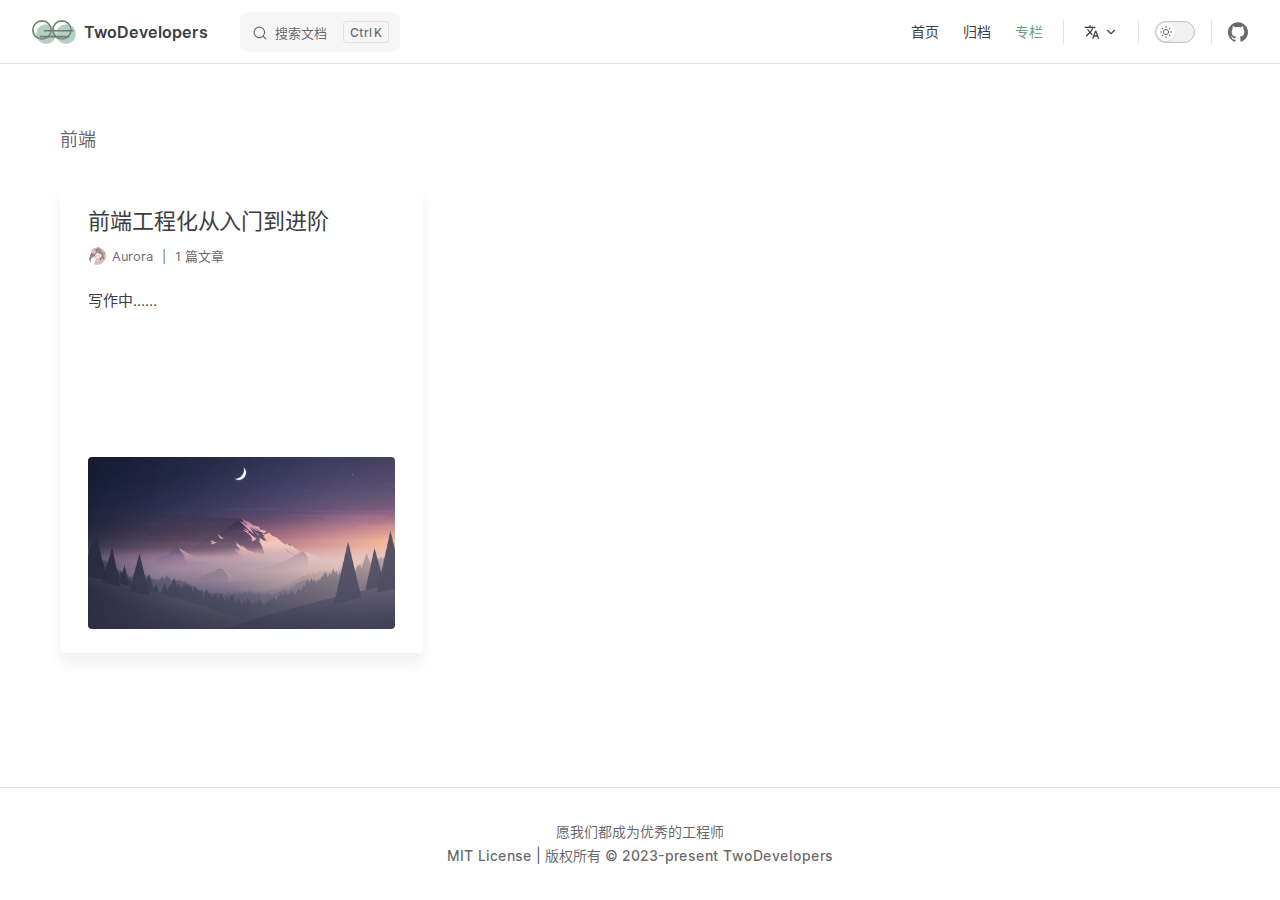
<file: column.html>
<!DOCTYPE html>
<html lang="zh-CN" dir="ltr">
  <head>
    <meta charset="utf-8">
    <meta name="viewport" content="width=device-width,initial-scale=1">
    <title>专栏 | TwoDevelopers</title>
    <meta name="description" content="TwoDevelopers是一个专注于技术领域的博客。我们致力于分享云原生、前端开发和区块链等领域的知识和经验。作为一名计算机专业的大学生、初级工程师或有志于进入计算机行业的程序员，您将在TwoDevelopers找到对您有价值的内容。我们的博客文章旨在提升读者的技术能力，为他们在云原生、前端开发和区块链等领域掌握关键技能提供支持。通过深入探讨这些技术领域的最新趋势、工具和最佳实践，我们希望能够帮助读者解决问题、增加见解，并在他们的职业发展道路上提供指导。无论您是初学者还是有经验的专业人士，TwoDevelopers都为您提供了一个学习、交流和分享的平台。立即访问TwoDevelopers，开启您的技术之旅！">
    <link rel="preload stylesheet" href="/assets/style.5f1093d1.css" as="style">
    
    <script type="module" src="/assets/app.69d45b34.js"></script>
    <link rel="preload" href="/assets/inter-roman-latin.2ed14f66.woff2" as="font" type="font/woff2" crossorigin="">
    <link rel="modulepreload" href="/assets/chunks/framework.1fa4dfe2.js">
    <link rel="modulepreload" href="/assets/chunks/theme.658b0781.js">
    <link rel="modulepreload" href="/assets/column.md.bca461e9.lean.js">
    <link rel="icon" type="image/x-icon" href="/logo/logo.svg">
    <meta name="referrer" content="no-referrer-when-downgrade">
    <script id="check-dark-mode">(()=>{const e=localStorage.getItem("vitepress-theme-appearance")||"auto",a=window.matchMedia("(prefers-color-scheme: dark)").matches;(!e||e==="auto"?a:e==="dark")&&document.documentElement.classList.add("dark")})();</script>
    <script id="check-mac-os">document.documentElement.classList.toggle("mac",/Mac|iPhone|iPod|iPad/i.test(navigator.platform));</script>
  </head>
  <body>
    <div id="app"><div class="Layout" data-v-5a346dfe><!--[--><!--]--><!--[--><span tabindex="-1" data-v-0f60ec36></span><a href="#VPContent" class="VPSkipLink visually-hidden" data-v-0f60ec36> Skip to content </a><!--]--><!----><header class="VPNav" data-v-5a346dfe data-v-ae24b3ad><div class="VPNavBar" data-v-ae24b3ad data-v-a0fd61f4><div class="container" data-v-a0fd61f4><div class="title" data-v-a0fd61f4><div class="VPNavBarTitle" data-v-a0fd61f4 data-v-86d1bed8><a class="title" href="/" data-v-86d1bed8><!--[--><!--]--><!--[--><img class="VPImage logo" src="/logo/logo.svg" alt data-v-8426fc1a><!--]--><!--[-->TwoDevelopers<!--]--><!--[--><!--]--></a></div></div><div class="content" data-v-a0fd61f4><div class="curtain" data-v-a0fd61f4></div><div class="content-body" data-v-a0fd61f4><!--[--><!--]--><div class="VPNavBarSearch search" data-v-a0fd61f4><!--[--><!----><div id="local-search"><button type="button" class="DocSearch DocSearch-Button" aria-label="Search"><span class="DocSearch-Button-Container"><svg class="DocSearch-Search-Icon" width="20" height="20" viewBox="0 0 20 20" aria-label="search icon"><path d="M14.386 14.386l4.0877 4.0877-4.0877-4.0877c-2.9418 2.9419-7.7115 2.9419-10.6533 0-2.9419-2.9418-2.9419-7.7115 0-10.6533 2.9418-2.9419 7.7115-2.9419 10.6533 0 2.9419 2.9418 2.9419 7.7115 0 10.6533z" stroke="currentColor" fill="none" fill-rule="evenodd" stroke-linecap="round" stroke-linejoin="round"></path></svg><span class="DocSearch-Button-Placeholder">搜索文档</span></span><span class="DocSearch-Button-Keys"><kbd class="DocSearch-Button-Key"></kbd><kbd class="DocSearch-Button-Key">K</kbd></span></button></div><!--]--></div><nav aria-labelledby="main-nav-aria-label" class="VPNavBarMenu menu" data-v-a0fd61f4 data-v-7f418b0f><span id="main-nav-aria-label" class="visually-hidden" data-v-7f418b0f>Main Navigation</span><!--[--><!--[--><a class="VPLink link VPNavBarMenuLink" href="/" tabindex="0" data-v-7f418b0f data-v-42ef59de><!--[--><span data-v-42ef59de>首页</span><!--]--></a><!--]--><!--[--><a class="VPLink link VPNavBarMenuLink" href="/archive" tabindex="0" data-v-7f418b0f data-v-42ef59de><!--[--><span data-v-42ef59de>归档</span><!--]--></a><!--]--><!--[--><a class="VPLink link VPNavBarMenuLink active" href="/column" tabindex="0" data-v-7f418b0f data-v-42ef59de><!--[--><span data-v-42ef59de>专栏</span><!--]--></a><!--]--><!--]--></nav><div class="VPFlyout VPNavBarTranslations translations" data-v-a0fd61f4 data-v-74abcbb9 data-v-9c007e85><button type="button" class="button" aria-haspopup="true" aria-expanded="false" aria-label="Change language" data-v-9c007e85><span class="text" data-v-9c007e85><svg xmlns="http://www.w3.org/2000/svg" aria-hidden="true" focusable="false" viewbox="0 0 24 24" class="option-icon" data-v-9c007e85><path d="M0 0h24v24H0z" fill="none"></path><path d=" M12.87 15.07l-2.54-2.51.03-.03c1.74-1.94 2.98-4.17 3.71-6.53H17V4h-7V2H8v2H1v1.99h11.17C11.5 7.92 10.44 9.75 9 11.35 8.07 10.32 7.3 9.19 6.69 8h-2c.73 1.63 1.73 3.17 2.98 4.56l-5.09 5.02L4 19l5-5 3.11 3.11.76-2.04zM18.5 10h-2L12 22h2l1.12-3h4.75L21 22h2l-4.5-12zm-2.62 7l1.62-4.33L19.12 17h-3.24z " class="css-c4d79v"></path></svg><!----><svg xmlns="http://www.w3.org/2000/svg" aria-hidden="true" focusable="false" viewbox="0 0 24 24" class="text-icon" data-v-9c007e85><path d="M12,16c-0.3,0-0.5-0.1-0.7-0.3l-6-6c-0.4-0.4-0.4-1,0-1.4s1-0.4,1.4,0l5.3,5.3l5.3-5.3c0.4-0.4,1-0.4,1.4,0s0.4,1,0,1.4l-6,6C12.5,15.9,12.3,16,12,16z"></path></svg></span></button><div class="menu" data-v-9c007e85><div class="VPMenu" data-v-9c007e85 data-v-e7ea1737><!----><!--[--><!--[--><div class="items" data-v-74abcbb9><p class="title" data-v-74abcbb9>简体中文</p><!--[--><div class="VPMenuLink" data-v-74abcbb9 data-v-43f1e123><a class="VPLink link" href="/en/column" data-v-43f1e123><!--[-->English<!--]--></a></div><!--]--></div><!--]--><!--]--></div></div></div><div class="VPNavBarAppearance appearance" data-v-a0fd61f4 data-v-e6aabb21><button class="VPSwitch VPSwitchAppearance" type="button" role="switch" title="toggle dark mode" aria-checked="false" data-v-e6aabb21 data-v-ce54a7d1 data-v-b1685198><span class="check" data-v-b1685198><span class="icon" data-v-b1685198><!--[--><svg xmlns="http://www.w3.org/2000/svg" aria-hidden="true" focusable="false" viewbox="0 0 24 24" class="sun" data-v-ce54a7d1><path d="M12,18c-3.3,0-6-2.7-6-6s2.7-6,6-6s6,2.7,6,6S15.3,18,12,18zM12,8c-2.2,0-4,1.8-4,4c0,2.2,1.8,4,4,4c2.2,0,4-1.8,4-4C16,9.8,14.2,8,12,8z"></path><path d="M12,4c-0.6,0-1-0.4-1-1V1c0-0.6,0.4-1,1-1s1,0.4,1,1v2C13,3.6,12.6,4,12,4z"></path><path d="M12,24c-0.6,0-1-0.4-1-1v-2c0-0.6,0.4-1,1-1s1,0.4,1,1v2C13,23.6,12.6,24,12,24z"></path><path d="M5.6,6.6c-0.3,0-0.5-0.1-0.7-0.3L3.5,4.9c-0.4-0.4-0.4-1,0-1.4s1-0.4,1.4,0l1.4,1.4c0.4,0.4,0.4,1,0,1.4C6.2,6.5,5.9,6.6,5.6,6.6z"></path><path d="M19.8,20.8c-0.3,0-0.5-0.1-0.7-0.3l-1.4-1.4c-0.4-0.4-0.4-1,0-1.4s1-0.4,1.4,0l1.4,1.4c0.4,0.4,0.4,1,0,1.4C20.3,20.7,20,20.8,19.8,20.8z"></path><path d="M3,13H1c-0.6,0-1-0.4-1-1s0.4-1,1-1h2c0.6,0,1,0.4,1,1S3.6,13,3,13z"></path><path d="M23,13h-2c-0.6,0-1-0.4-1-1s0.4-1,1-1h2c0.6,0,1,0.4,1,1S23.6,13,23,13z"></path><path d="M4.2,20.8c-0.3,0-0.5-0.1-0.7-0.3c-0.4-0.4-0.4-1,0-1.4l1.4-1.4c0.4-0.4,1-0.4,1.4,0s0.4,1,0,1.4l-1.4,1.4C4.7,20.7,4.5,20.8,4.2,20.8z"></path><path d="M18.4,6.6c-0.3,0-0.5-0.1-0.7-0.3c-0.4-0.4-0.4-1,0-1.4l1.4-1.4c0.4-0.4,1-0.4,1.4,0s0.4,1,0,1.4l-1.4,1.4C18.9,6.5,18.6,6.6,18.4,6.6z"></path></svg><svg xmlns="http://www.w3.org/2000/svg" aria-hidden="true" focusable="false" viewbox="0 0 24 24" class="moon" data-v-ce54a7d1><path d="M12.1,22c-0.3,0-0.6,0-0.9,0c-5.5-0.5-9.5-5.4-9-10.9c0.4-4.8,4.2-8.6,9-9c0.4,0,0.8,0.2,1,0.5c0.2,0.3,0.2,0.8-0.1,1.1c-2,2.7-1.4,6.4,1.3,8.4c2.1,1.6,5,1.6,7.1,0c0.3-0.2,0.7-0.3,1.1-0.1c0.3,0.2,0.5,0.6,0.5,1c-0.2,2.7-1.5,5.1-3.6,6.8C16.6,21.2,14.4,22,12.1,22zM9.3,4.4c-2.9,1-5,3.6-5.2,6.8c-0.4,4.4,2.8,8.3,7.2,8.7c2.1,0.2,4.2-0.4,5.8-1.8c1.1-0.9,1.9-2.1,2.4-3.4c-2.5,0.9-5.3,0.5-7.5-1.1C9.2,11.4,8.1,7.7,9.3,4.4z"></path></svg><!--]--></span></span></button></div><div class="VPSocialLinks VPNavBarSocialLinks social-links" data-v-a0fd61f4 data-v-0394ad82 data-v-7bc22406><!--[--><a class="VPSocialLink no-icon" href="https://github.com/twodevelopers1001" aria-label="github" target="_blank" rel="noopener" data-v-7bc22406 data-v-f80f8133><svg role="img" viewBox="0 0 24 24" xmlns="http://www.w3.org/2000/svg"><title>GitHub</title><path d="M12 .297c-6.63 0-12 5.373-12 12 0 5.303 3.438 9.8 8.205 11.385.6.113.82-.258.82-.577 0-.285-.01-1.04-.015-2.04-3.338.724-4.042-1.61-4.042-1.61C4.422 18.07 3.633 17.7 3.633 17.7c-1.087-.744.084-.729.084-.729 1.205.084 1.838 1.236 1.838 1.236 1.07 1.835 2.809 1.305 3.495.998.108-.776.417-1.305.76-1.605-2.665-.3-5.466-1.332-5.466-5.93 0-1.31.465-2.38 1.235-3.22-.135-.303-.54-1.523.105-3.176 0 0 1.005-.322 3.3 1.23.96-.267 1.98-.399 3-.405 1.02.006 2.04.138 3 .405 2.28-1.552 3.285-1.23 3.285-1.23.645 1.653.24 2.873.12 3.176.765.84 1.23 1.91 1.23 3.22 0 4.61-2.805 5.625-5.475 5.92.42.36.81 1.096.81 2.22 0 1.606-.015 2.896-.015 3.286 0 .315.21.69.825.57C20.565 22.092 24 17.592 24 12.297c0-6.627-5.373-12-12-12"/></svg></a><!--]--></div><div class="VPFlyout VPNavBarExtra extra" data-v-a0fd61f4 data-v-40855f84 data-v-9c007e85><button type="button" class="button" aria-haspopup="true" aria-expanded="false" aria-label="extra navigation" data-v-9c007e85><svg xmlns="http://www.w3.org/2000/svg" aria-hidden="true" focusable="false" viewbox="0 0 24 24" class="icon" data-v-9c007e85><circle cx="12" cy="12" r="2"></circle><circle cx="19" cy="12" r="2"></circle><circle cx="5" cy="12" r="2"></circle></svg></button><div class="menu" data-v-9c007e85><div class="VPMenu" data-v-9c007e85 data-v-e7ea1737><!----><!--[--><!--[--><div class="group translations" data-v-40855f84><p class="trans-title" data-v-40855f84>简体中文</p><!--[--><div class="VPMenuLink" data-v-40855f84 data-v-43f1e123><a class="VPLink link" href="/en/column" data-v-43f1e123><!--[-->English<!--]--></a></div><!--]--></div><div class="group" data-v-40855f84><div class="item appearance" data-v-40855f84><p class="label" data-v-40855f84>外观</p><div class="appearance-action" data-v-40855f84><button class="VPSwitch VPSwitchAppearance" type="button" role="switch" title="toggle dark mode" aria-checked="false" data-v-40855f84 data-v-ce54a7d1 data-v-b1685198><span class="check" data-v-b1685198><span class="icon" data-v-b1685198><!--[--><svg xmlns="http://www.w3.org/2000/svg" aria-hidden="true" focusable="false" viewbox="0 0 24 24" class="sun" data-v-ce54a7d1><path d="M12,18c-3.3,0-6-2.7-6-6s2.7-6,6-6s6,2.7,6,6S15.3,18,12,18zM12,8c-2.2,0-4,1.8-4,4c0,2.2,1.8,4,4,4c2.2,0,4-1.8,4-4C16,9.8,14.2,8,12,8z"></path><path d="M12,4c-0.6,0-1-0.4-1-1V1c0-0.6,0.4-1,1-1s1,0.4,1,1v2C13,3.6,12.6,4,12,4z"></path><path d="M12,24c-0.6,0-1-0.4-1-1v-2c0-0.6,0.4-1,1-1s1,0.4,1,1v2C13,23.6,12.6,24,12,24z"></path><path d="M5.6,6.6c-0.3,0-0.5-0.1-0.7-0.3L3.5,4.9c-0.4-0.4-0.4-1,0-1.4s1-0.4,1.4,0l1.4,1.4c0.4,0.4,0.4,1,0,1.4C6.2,6.5,5.9,6.6,5.6,6.6z"></path><path d="M19.8,20.8c-0.3,0-0.5-0.1-0.7-0.3l-1.4-1.4c-0.4-0.4-0.4-1,0-1.4s1-0.4,1.4,0l1.4,1.4c0.4,0.4,0.4,1,0,1.4C20.3,20.7,20,20.8,19.8,20.8z"></path><path d="M3,13H1c-0.6,0-1-0.4-1-1s0.4-1,1-1h2c0.6,0,1,0.4,1,1S3.6,13,3,13z"></path><path d="M23,13h-2c-0.6,0-1-0.4-1-1s0.4-1,1-1h2c0.6,0,1,0.4,1,1S23.6,13,23,13z"></path><path d="M4.2,20.8c-0.3,0-0.5-0.1-0.7-0.3c-0.4-0.4-0.4-1,0-1.4l1.4-1.4c0.4-0.4,1-0.4,1.4,0s0.4,1,0,1.4l-1.4,1.4C4.7,20.7,4.5,20.8,4.2,20.8z"></path><path d="M18.4,6.6c-0.3,0-0.5-0.1-0.7-0.3c-0.4-0.4-0.4-1,0-1.4l1.4-1.4c0.4-0.4,1-0.4,1.4,0s0.4,1,0,1.4l-1.4,1.4C18.9,6.5,18.6,6.6,18.4,6.6z"></path></svg><svg xmlns="http://www.w3.org/2000/svg" aria-hidden="true" focusable="false" viewbox="0 0 24 24" class="moon" data-v-ce54a7d1><path d="M12.1,22c-0.3,0-0.6,0-0.9,0c-5.5-0.5-9.5-5.4-9-10.9c0.4-4.8,4.2-8.6,9-9c0.4,0,0.8,0.2,1,0.5c0.2,0.3,0.2,0.8-0.1,1.1c-2,2.7-1.4,6.4,1.3,8.4c2.1,1.6,5,1.6,7.1,0c0.3-0.2,0.7-0.3,1.1-0.1c0.3,0.2,0.5,0.6,0.5,1c-0.2,2.7-1.5,5.1-3.6,6.8C16.6,21.2,14.4,22,12.1,22zM9.3,4.4c-2.9,1-5,3.6-5.2,6.8c-0.4,4.4,2.8,8.3,7.2,8.7c2.1,0.2,4.2-0.4,5.8-1.8c1.1-0.9,1.9-2.1,2.4-3.4c-2.5,0.9-5.3,0.5-7.5-1.1C9.2,11.4,8.1,7.7,9.3,4.4z"></path></svg><!--]--></span></span></button></div></div></div><div class="group" data-v-40855f84><div class="item social-links" data-v-40855f84><div class="VPSocialLinks social-links-list" data-v-40855f84 data-v-7bc22406><!--[--><a class="VPSocialLink no-icon" href="https://github.com/twodevelopers1001" aria-label="github" target="_blank" rel="noopener" data-v-7bc22406 data-v-f80f8133><svg role="img" viewBox="0 0 24 24" xmlns="http://www.w3.org/2000/svg"><title>GitHub</title><path d="M12 .297c-6.63 0-12 5.373-12 12 0 5.303 3.438 9.8 8.205 11.385.6.113.82-.258.82-.577 0-.285-.01-1.04-.015-2.04-3.338.724-4.042-1.61-4.042-1.61C4.422 18.07 3.633 17.7 3.633 17.7c-1.087-.744.084-.729.084-.729 1.205.084 1.838 1.236 1.838 1.236 1.07 1.835 2.809 1.305 3.495.998.108-.776.417-1.305.76-1.605-2.665-.3-5.466-1.332-5.466-5.93 0-1.31.465-2.38 1.235-3.22-.135-.303-.54-1.523.105-3.176 0 0 1.005-.322 3.3 1.23.96-.267 1.98-.399 3-.405 1.02.006 2.04.138 3 .405 2.28-1.552 3.285-1.23 3.285-1.23.645 1.653.24 2.873.12 3.176.765.84 1.23 1.91 1.23 3.22 0 4.61-2.805 5.625-5.475 5.92.42.36.81 1.096.81 2.22 0 1.606-.015 2.896-.015 3.286 0 .315.21.69.825.57C20.565 22.092 24 17.592 24 12.297c0-6.627-5.373-12-12-12"/></svg></a><!--]--></div></div></div><!--]--><!--]--></div></div></div><!--[--><!--]--><button type="button" class="VPNavBarHamburger hamburger" aria-label="mobile navigation" aria-expanded="false" aria-controls="VPNavScreen" data-v-a0fd61f4 data-v-e5dd9c1c><span class="container" data-v-e5dd9c1c><span class="top" data-v-e5dd9c1c></span><span class="middle" data-v-e5dd9c1c></span><span class="bottom" data-v-e5dd9c1c></span></span></button></div></div></div></div><!----></header><div class="VPLocalNav fixed reached-top" data-v-5a346dfe data-v-79c8c1df><!----><div class="VPLocalNavOutlineDropdown" style="--vp-vh:0px;" data-v-79c8c1df data-v-1c15a60a><button data-v-1c15a60a>返回顶部</button><!----></div></div><!----><div class="VPContent" id="VPContent" data-v-5a346dfe data-v-669faec9><div class="VPPage" data-v-669faec9><!--[--><!--]--><div style="position:relative;"><div></div></div><!--[--><!--[--><!--[--><div class="column-wrapper" data-v-4fd0487f><ul data-v-4fd0487f><!--[--><li class="columns-info" data-v-4fd0487f><div data-v-4fd0487f><h2 data-v-4fd0487f>前端</h2><div class="column-list" data-v-4fd0487f data-v-193e03bb><!--[--><a class="column-item" href="/frontend-engineering/" data-v-193e03bb><div class="item-info" data-v-193e03bb><h3 class="item-title" data-v-193e03bb>前端工程化从入门到进阶</h3><p class="item-author-and-number-of-articles" data-v-193e03bb><img src="/author/aurora.png" alt="avatar" data-v-193e03bb> Aurora  |  1 篇文章</p><p class="item-desc" data-v-193e03bb>写作中......</p></div><img src="/default_column_image/3.jpg" alt="" data-v-193e03bb></a><!--]--></div></div></li><!--]--></ul></div><!--]--><!--]--><!--]--></div></div><footer class="VPFooter" data-v-5a346dfe data-v-e03eb2e1><div class="container" data-v-e03eb2e1><p class="message" data-v-e03eb2e1>愿我们都成为优秀的工程师</p><p class="copyright" data-v-e03eb2e1>MIT License | 版权所有 © 2023-present TwoDevelopers</p></div></footer><!--[--><!--]--></div></div>
    <script>window.__VP_HASH_MAP__=JSON.parse("{\"en_posts_test-aurora.md\":\"24f0d89f\",\"frontend-engineering_index.md\":\"1cd8c7a5\",\"index.md\":\"8ec6ccdb\",\"posts_test-aurora.md\":\"1534c4fb\",\"posts_test-gleaming.md\":\"18933482\",\"en_posts_test-gleaming.md\":\"0b0b6a57\",\"en_archive.md\":\"1599f615\",\"en_column.md\":\"04bd0a4d\",\"en_frontend-engineering_index.md\":\"97c2cf43\",\"en_index.md\":\"f16ed0d2\",\"column.md\":\"bca461e9\",\"archive.md\":\"513bde94\"}");window.__VP_SITE_DATA__=JSON.parse("{\"lang\":\"en-US\",\"dir\":\"ltr\",\"title\":\"TwoDevelopers\",\"description\":\"A VitePress site\",\"base\":\"/\",\"head\":[],\"appearance\":true,\"themeConfig\":{\"logo\":\"/logo/logo.svg\",\"search\":{\"provider\":\"local\"},\"socialLinks\":[{\"icon\":\"github\",\"link\":\"https://github.com/twodevelopers1001\"}],\"i18nRouting\":true,\"outline\":\"deep\"},\"locales\":{\"root\":{\"label\":\"简体中文\",\"lang\":\"zh-CN\",\"description\":\"TwoDevelopers是一个专注于技术领域的博客。我们致力于分享云原生、前端开发和区块链等领域的知识和经验。作为一名计算机专业的大学生、初级工程师或有志于进入计算机行业的程序员，您将在TwoDevelopers找到对您有价值的内容。我们的博客文章旨在提升读者的技术能力，为他们在云原生、前端开发和区块链等领域掌握关键技能提供支持。通过深入探讨这些技术领域的最新趋势、工具和最佳实践，我们希望能够帮助读者解决问题、增加见解，并在他们的职业发展道路上提供指导。无论您是初学者还是有经验的专业人士，TwoDevelopers都为您提供了一个学习、交流和分享的平台。立即访问TwoDevelopers，开启您的技术之旅！\",\"themeConfig\":{\"docFooter\":{\"prev\":\"上一篇\",\"next\":\"下一篇\"},\"sidebar\":{\"/frontend-engineering/\":[{\"text\":\"前端工程化从入门到进阶\",\"items\":[{\"text\":\"前言\",\"link\":\"/frontend-engineering/\"}]}]},\"nav\":[{\"text\":\"首页\",\"link\":\"/\"},{\"text\":\"归档\",\"link\":\"/archive\"},{\"text\":\"专栏\",\"link\":\"/column\"}],\"lastUpdatedText\":\"最近更新时间\",\"outlineTitle\":\"本页目录\",\"darkModeSwitchLabel\":\"外观\",\"search\":{\"provider\":\"local\",\"options\":{\"locales\":{\"root\":{\"translations\":{\"button\":{\"buttonText\":\"搜索文档\",\"buttonAriaLabel\":\"搜索文档\"},\"modal\":{\"noResultsText\":\"无法找到相关结果\",\"resetButtonTitle\":\"清除查询条件\",\"footer\":{\"selectText\":\"选择\",\"navigateText\":\"切换\",\"closeText\":\"关闭\"}}}}}}},\"returnToTopLabel\":\"返回顶部\",\"notFound\":{\"title\":\"页面未找到\",\"quote\":\"但如果你不改变方向，继续寻找，你可能最终会到达你正朝着的地方。\",\"linkLabel\":\"回到主页\",\"linkText\":\"带我回主页\"},\"footer\":{\"message\":\"愿我们都成为优秀的工程师\",\"copyright\":\"MIT License | 版权所有 © 2023-present TwoDevelopers\"},\"sidebarMenuLabel\":\"菜单\"}},\"en\":{\"label\":\"English\",\"lang\":\"en-US\",\"description\":\"TwoDevelopers is a technology-focused blog. We are dedicated to sharing knowledge and experiences in the fields of cloud native, front-end development, and blockchain. Whether you are a computer science student, a junior engineer, or an aspiring programmer looking to enter the computer industry, you will find valuable content on TwoDevelopers. Our blog articles aim to enhance readers' technical skills and provide support in mastering essential skills in cloud native, front-end development, and blockchain domains. By delving into the latest trends, tools, and best practices in these technical areas, we strive to help readers solve problems, gain insights, and provide guidance on their career paths. Whether you are a beginner or an experienced professional, TwoDevelopers offers you a platform for learning, exchanging ideas, and sharing knowledge. Visit TwoDevelopers now and embark on your technology journey!\",\"themeConfig\":{\"docFooter\":{\"prev\":\"Previous article\",\"next\":\"Next article\"},\"sidebar\":{\"/en/frontend-engineering/\":[{\"text\":\"Frontend Engineering from Beginner to Intermediate\",\"items\":[{\"text\":\"Introduction\",\"link\":\"/en/frontend-engineering/\"}]}]},\"nav\":[{\"text\":\"Home\",\"link\":\"/en/\"},{\"text\":\"Archive\",\"link\":\"/en/archive\"},{\"text\":\"Column\",\"link\":\"/en/column\"}],\"footer\":{\"message\":\"May we all become excellent engineers.\",\"copyright\":\"MIT License | Copyright © 2023-present TwoDevelopers\"}}}},\"scrollOffset\":90,\"cleanUrls\":true}");</script>
    
  </body>
</html>
</file>
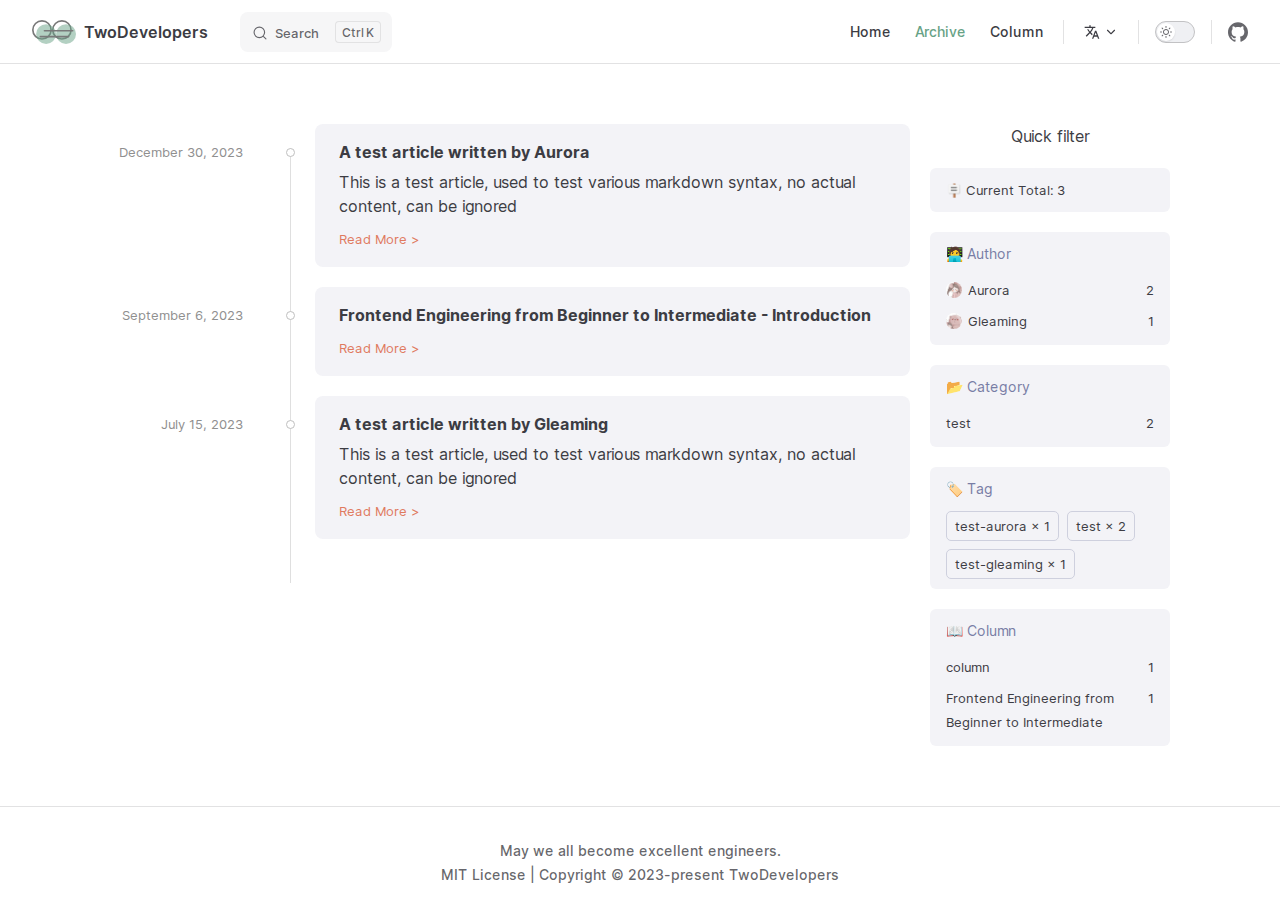
<file: en/archive.html>
<!DOCTYPE html>
<html lang="en-US" dir="ltr">
  <head>
    <meta charset="utf-8">
    <meta name="viewport" content="width=device-width,initial-scale=1">
    <title>Archive | TwoDevelopers</title>
    <meta name="description" content="TwoDevelopers is a technology-focused blog. We are dedicated to sharing knowledge and experiences in the fields of cloud native, front-end development, and blockchain. Whether you are a computer science student, a junior engineer, or an aspiring programmer looking to enter the computer industry, you will find valuable content on TwoDevelopers. Our blog articles aim to enhance readers' technical skills and provide support in mastering essential skills in cloud native, front-end development, and blockchain domains. By delving into the latest trends, tools, and best practices in these technical areas, we strive to help readers solve problems, gain insights, and provide guidance on their career paths. Whether you are a beginner or an experienced professional, TwoDevelopers offers you a platform for learning, exchanging ideas, and sharing knowledge. Visit TwoDevelopers now and embark on your technology journey!">
    <link rel="preload stylesheet" href="/assets/style.5f1093d1.css" as="style">
    
    <script type="module" src="/assets/app.69d45b34.js"></script>
    <link rel="preload" href="/assets/inter-roman-latin.2ed14f66.woff2" as="font" type="font/woff2" crossorigin="">
    <link rel="modulepreload" href="/assets/chunks/framework.1fa4dfe2.js">
    <link rel="modulepreload" href="/assets/chunks/theme.658b0781.js">
    <link rel="modulepreload" href="/assets/en_archive.md.1599f615.lean.js">
    <link rel="icon" type="image/x-icon" href="/logo/logo.svg">
    <meta name="referrer" content="no-referrer-when-downgrade">
    <script id="check-dark-mode">(()=>{const e=localStorage.getItem("vitepress-theme-appearance")||"auto",a=window.matchMedia("(prefers-color-scheme: dark)").matches;(!e||e==="auto"?a:e==="dark")&&document.documentElement.classList.add("dark")})();</script>
    <script id="check-mac-os">document.documentElement.classList.toggle("mac",/Mac|iPhone|iPod|iPad/i.test(navigator.platform));</script>
  </head>
  <body>
    <div id="app"><div class="Layout" data-v-5a346dfe><!--[--><!--]--><!--[--><span tabindex="-1" data-v-0f60ec36></span><a href="#VPContent" class="VPSkipLink visually-hidden" data-v-0f60ec36> Skip to content </a><!--]--><!----><header class="VPNav" data-v-5a346dfe data-v-ae24b3ad><div class="VPNavBar" data-v-ae24b3ad data-v-a0fd61f4><div class="container" data-v-a0fd61f4><div class="title" data-v-a0fd61f4><div class="VPNavBarTitle" data-v-a0fd61f4 data-v-86d1bed8><a class="title" href="/en/" data-v-86d1bed8><!--[--><!--]--><!--[--><img class="VPImage logo" src="/logo/logo.svg" alt data-v-8426fc1a><!--]--><!--[-->TwoDevelopers<!--]--><!--[--><!--]--></a></div></div><div class="content" data-v-a0fd61f4><div class="curtain" data-v-a0fd61f4></div><div class="content-body" data-v-a0fd61f4><!--[--><!--]--><div class="VPNavBarSearch search" data-v-a0fd61f4><!--[--><!----><div id="local-search"><button type="button" class="DocSearch DocSearch-Button" aria-label="Search"><span class="DocSearch-Button-Container"><svg class="DocSearch-Search-Icon" width="20" height="20" viewBox="0 0 20 20" aria-label="search icon"><path d="M14.386 14.386l4.0877 4.0877-4.0877-4.0877c-2.9418 2.9419-7.7115 2.9419-10.6533 0-2.9419-2.9418-2.9419-7.7115 0-10.6533 2.9418-2.9419 7.7115-2.9419 10.6533 0 2.9419 2.9418 2.9419 7.7115 0 10.6533z" stroke="currentColor" fill="none" fill-rule="evenodd" stroke-linecap="round" stroke-linejoin="round"></path></svg><span class="DocSearch-Button-Placeholder">Search</span></span><span class="DocSearch-Button-Keys"><kbd class="DocSearch-Button-Key"></kbd><kbd class="DocSearch-Button-Key">K</kbd></span></button></div><!--]--></div><nav aria-labelledby="main-nav-aria-label" class="VPNavBarMenu menu" data-v-a0fd61f4 data-v-7f418b0f><span id="main-nav-aria-label" class="visually-hidden" data-v-7f418b0f>Main Navigation</span><!--[--><!--[--><a class="VPLink link VPNavBarMenuLink" href="/en/" tabindex="0" data-v-7f418b0f data-v-42ef59de><!--[--><span data-v-42ef59de>Home</span><!--]--></a><!--]--><!--[--><a class="VPLink link VPNavBarMenuLink active" href="/en/archive" tabindex="0" data-v-7f418b0f data-v-42ef59de><!--[--><span data-v-42ef59de>Archive</span><!--]--></a><!--]--><!--[--><a class="VPLink link VPNavBarMenuLink" href="/en/column" tabindex="0" data-v-7f418b0f data-v-42ef59de><!--[--><span data-v-42ef59de>Column</span><!--]--></a><!--]--><!--]--></nav><div class="VPFlyout VPNavBarTranslations translations" data-v-a0fd61f4 data-v-74abcbb9 data-v-9c007e85><button type="button" class="button" aria-haspopup="true" aria-expanded="false" aria-label="Change language" data-v-9c007e85><span class="text" data-v-9c007e85><svg xmlns="http://www.w3.org/2000/svg" aria-hidden="true" focusable="false" viewbox="0 0 24 24" class="option-icon" data-v-9c007e85><path d="M0 0h24v24H0z" fill="none"></path><path d=" M12.87 15.07l-2.54-2.51.03-.03c1.74-1.94 2.98-4.17 3.71-6.53H17V4h-7V2H8v2H1v1.99h11.17C11.5 7.92 10.44 9.75 9 11.35 8.07 10.32 7.3 9.19 6.69 8h-2c.73 1.63 1.73 3.17 2.98 4.56l-5.09 5.02L4 19l5-5 3.11 3.11.76-2.04zM18.5 10h-2L12 22h2l1.12-3h4.75L21 22h2l-4.5-12zm-2.62 7l1.62-4.33L19.12 17h-3.24z " class="css-c4d79v"></path></svg><!----><svg xmlns="http://www.w3.org/2000/svg" aria-hidden="true" focusable="false" viewbox="0 0 24 24" class="text-icon" data-v-9c007e85><path d="M12,16c-0.3,0-0.5-0.1-0.7-0.3l-6-6c-0.4-0.4-0.4-1,0-1.4s1-0.4,1.4,0l5.3,5.3l5.3-5.3c0.4-0.4,1-0.4,1.4,0s0.4,1,0,1.4l-6,6C12.5,15.9,12.3,16,12,16z"></path></svg></span></button><div class="menu" data-v-9c007e85><div class="VPMenu" data-v-9c007e85 data-v-e7ea1737><!----><!--[--><!--[--><div class="items" data-v-74abcbb9><p class="title" data-v-74abcbb9>English</p><!--[--><div class="VPMenuLink" data-v-74abcbb9 data-v-43f1e123><a class="VPLink link" href="/archive" data-v-43f1e123><!--[-->简体中文<!--]--></a></div><!--]--></div><!--]--><!--]--></div></div></div><div class="VPNavBarAppearance appearance" data-v-a0fd61f4 data-v-e6aabb21><button class="VPSwitch VPSwitchAppearance" type="button" role="switch" title="toggle dark mode" aria-checked="false" data-v-e6aabb21 data-v-ce54a7d1 data-v-b1685198><span class="check" data-v-b1685198><span class="icon" data-v-b1685198><!--[--><svg xmlns="http://www.w3.org/2000/svg" aria-hidden="true" focusable="false" viewbox="0 0 24 24" class="sun" data-v-ce54a7d1><path d="M12,18c-3.3,0-6-2.7-6-6s2.7-6,6-6s6,2.7,6,6S15.3,18,12,18zM12,8c-2.2,0-4,1.8-4,4c0,2.2,1.8,4,4,4c2.2,0,4-1.8,4-4C16,9.8,14.2,8,12,8z"></path><path d="M12,4c-0.6,0-1-0.4-1-1V1c0-0.6,0.4-1,1-1s1,0.4,1,1v2C13,3.6,12.6,4,12,4z"></path><path d="M12,24c-0.6,0-1-0.4-1-1v-2c0-0.6,0.4-1,1-1s1,0.4,1,1v2C13,23.6,12.6,24,12,24z"></path><path d="M5.6,6.6c-0.3,0-0.5-0.1-0.7-0.3L3.5,4.9c-0.4-0.4-0.4-1,0-1.4s1-0.4,1.4,0l1.4,1.4c0.4,0.4,0.4,1,0,1.4C6.2,6.5,5.9,6.6,5.6,6.6z"></path><path d="M19.8,20.8c-0.3,0-0.5-0.1-0.7-0.3l-1.4-1.4c-0.4-0.4-0.4-1,0-1.4s1-0.4,1.4,0l1.4,1.4c0.4,0.4,0.4,1,0,1.4C20.3,20.7,20,20.8,19.8,20.8z"></path><path d="M3,13H1c-0.6,0-1-0.4-1-1s0.4-1,1-1h2c0.6,0,1,0.4,1,1S3.6,13,3,13z"></path><path d="M23,13h-2c-0.6,0-1-0.4-1-1s0.4-1,1-1h2c0.6,0,1,0.4,1,1S23.6,13,23,13z"></path><path d="M4.2,20.8c-0.3,0-0.5-0.1-0.7-0.3c-0.4-0.4-0.4-1,0-1.4l1.4-1.4c0.4-0.4,1-0.4,1.4,0s0.4,1,0,1.4l-1.4,1.4C4.7,20.7,4.5,20.8,4.2,20.8z"></path><path d="M18.4,6.6c-0.3,0-0.5-0.1-0.7-0.3c-0.4-0.4-0.4-1,0-1.4l1.4-1.4c0.4-0.4,1-0.4,1.4,0s0.4,1,0,1.4l-1.4,1.4C18.9,6.5,18.6,6.6,18.4,6.6z"></path></svg><svg xmlns="http://www.w3.org/2000/svg" aria-hidden="true" focusable="false" viewbox="0 0 24 24" class="moon" data-v-ce54a7d1><path d="M12.1,22c-0.3,0-0.6,0-0.9,0c-5.5-0.5-9.5-5.4-9-10.9c0.4-4.8,4.2-8.6,9-9c0.4,0,0.8,0.2,1,0.5c0.2,0.3,0.2,0.8-0.1,1.1c-2,2.7-1.4,6.4,1.3,8.4c2.1,1.6,5,1.6,7.1,0c0.3-0.2,0.7-0.3,1.1-0.1c0.3,0.2,0.5,0.6,0.5,1c-0.2,2.7-1.5,5.1-3.6,6.8C16.6,21.2,14.4,22,12.1,22zM9.3,4.4c-2.9,1-5,3.6-5.2,6.8c-0.4,4.4,2.8,8.3,7.2,8.7c2.1,0.2,4.2-0.4,5.8-1.8c1.1-0.9,1.9-2.1,2.4-3.4c-2.5,0.9-5.3,0.5-7.5-1.1C9.2,11.4,8.1,7.7,9.3,4.4z"></path></svg><!--]--></span></span></button></div><div class="VPSocialLinks VPNavBarSocialLinks social-links" data-v-a0fd61f4 data-v-0394ad82 data-v-7bc22406><!--[--><a class="VPSocialLink no-icon" href="https://github.com/twodevelopers1001" aria-label="github" target="_blank" rel="noopener" data-v-7bc22406 data-v-f80f8133><svg role="img" viewBox="0 0 24 24" xmlns="http://www.w3.org/2000/svg"><title>GitHub</title><path d="M12 .297c-6.63 0-12 5.373-12 12 0 5.303 3.438 9.8 8.205 11.385.6.113.82-.258.82-.577 0-.285-.01-1.04-.015-2.04-3.338.724-4.042-1.61-4.042-1.61C4.422 18.07 3.633 17.7 3.633 17.7c-1.087-.744.084-.729.084-.729 1.205.084 1.838 1.236 1.838 1.236 1.07 1.835 2.809 1.305 3.495.998.108-.776.417-1.305.76-1.605-2.665-.3-5.466-1.332-5.466-5.93 0-1.31.465-2.38 1.235-3.22-.135-.303-.54-1.523.105-3.176 0 0 1.005-.322 3.3 1.23.96-.267 1.98-.399 3-.405 1.02.006 2.04.138 3 .405 2.28-1.552 3.285-1.23 3.285-1.23.645 1.653.24 2.873.12 3.176.765.84 1.23 1.91 1.23 3.22 0 4.61-2.805 5.625-5.475 5.92.42.36.81 1.096.81 2.22 0 1.606-.015 2.896-.015 3.286 0 .315.21.69.825.57C20.565 22.092 24 17.592 24 12.297c0-6.627-5.373-12-12-12"/></svg></a><!--]--></div><div class="VPFlyout VPNavBarExtra extra" data-v-a0fd61f4 data-v-40855f84 data-v-9c007e85><button type="button" class="button" aria-haspopup="true" aria-expanded="false" aria-label="extra navigation" data-v-9c007e85><svg xmlns="http://www.w3.org/2000/svg" aria-hidden="true" focusable="false" viewbox="0 0 24 24" class="icon" data-v-9c007e85><circle cx="12" cy="12" r="2"></circle><circle cx="19" cy="12" r="2"></circle><circle cx="5" cy="12" r="2"></circle></svg></button><div class="menu" data-v-9c007e85><div class="VPMenu" data-v-9c007e85 data-v-e7ea1737><!----><!--[--><!--[--><div class="group translations" data-v-40855f84><p class="trans-title" data-v-40855f84>English</p><!--[--><div class="VPMenuLink" data-v-40855f84 data-v-43f1e123><a class="VPLink link" href="/archive" data-v-43f1e123><!--[-->简体中文<!--]--></a></div><!--]--></div><div class="group" data-v-40855f84><div class="item appearance" data-v-40855f84><p class="label" data-v-40855f84>Appearance</p><div class="appearance-action" data-v-40855f84><button class="VPSwitch VPSwitchAppearance" type="button" role="switch" title="toggle dark mode" aria-checked="false" data-v-40855f84 data-v-ce54a7d1 data-v-b1685198><span class="check" data-v-b1685198><span class="icon" data-v-b1685198><!--[--><svg xmlns="http://www.w3.org/2000/svg" aria-hidden="true" focusable="false" viewbox="0 0 24 24" class="sun" data-v-ce54a7d1><path d="M12,18c-3.3,0-6-2.7-6-6s2.7-6,6-6s6,2.7,6,6S15.3,18,12,18zM12,8c-2.2,0-4,1.8-4,4c0,2.2,1.8,4,4,4c2.2,0,4-1.8,4-4C16,9.8,14.2,8,12,8z"></path><path d="M12,4c-0.6,0-1-0.4-1-1V1c0-0.6,0.4-1,1-1s1,0.4,1,1v2C13,3.6,12.6,4,12,4z"></path><path d="M12,24c-0.6,0-1-0.4-1-1v-2c0-0.6,0.4-1,1-1s1,0.4,1,1v2C13,23.6,12.6,24,12,24z"></path><path d="M5.6,6.6c-0.3,0-0.5-0.1-0.7-0.3L3.5,4.9c-0.4-0.4-0.4-1,0-1.4s1-0.4,1.4,0l1.4,1.4c0.4,0.4,0.4,1,0,1.4C6.2,6.5,5.9,6.6,5.6,6.6z"></path><path d="M19.8,20.8c-0.3,0-0.5-0.1-0.7-0.3l-1.4-1.4c-0.4-0.4-0.4-1,0-1.4s1-0.4,1.4,0l1.4,1.4c0.4,0.4,0.4,1,0,1.4C20.3,20.7,20,20.8,19.8,20.8z"></path><path d="M3,13H1c-0.6,0-1-0.4-1-1s0.4-1,1-1h2c0.6,0,1,0.4,1,1S3.6,13,3,13z"></path><path d="M23,13h-2c-0.6,0-1-0.4-1-1s0.4-1,1-1h2c0.6,0,1,0.4,1,1S23.6,13,23,13z"></path><path d="M4.2,20.8c-0.3,0-0.5-0.1-0.7-0.3c-0.4-0.4-0.4-1,0-1.4l1.4-1.4c0.4-0.4,1-0.4,1.4,0s0.4,1,0,1.4l-1.4,1.4C4.7,20.7,4.5,20.8,4.2,20.8z"></path><path d="M18.4,6.6c-0.3,0-0.5-0.1-0.7-0.3c-0.4-0.4-0.4-1,0-1.4l1.4-1.4c0.4-0.4,1-0.4,1.4,0s0.4,1,0,1.4l-1.4,1.4C18.9,6.5,18.6,6.6,18.4,6.6z"></path></svg><svg xmlns="http://www.w3.org/2000/svg" aria-hidden="true" focusable="false" viewbox="0 0 24 24" class="moon" data-v-ce54a7d1><path d="M12.1,22c-0.3,0-0.6,0-0.9,0c-5.5-0.5-9.5-5.4-9-10.9c0.4-4.8,4.2-8.6,9-9c0.4,0,0.8,0.2,1,0.5c0.2,0.3,0.2,0.8-0.1,1.1c-2,2.7-1.4,6.4,1.3,8.4c2.1,1.6,5,1.6,7.1,0c0.3-0.2,0.7-0.3,1.1-0.1c0.3,0.2,0.5,0.6,0.5,1c-0.2,2.7-1.5,5.1-3.6,6.8C16.6,21.2,14.4,22,12.1,22zM9.3,4.4c-2.9,1-5,3.6-5.2,6.8c-0.4,4.4,2.8,8.3,7.2,8.7c2.1,0.2,4.2-0.4,5.8-1.8c1.1-0.9,1.9-2.1,2.4-3.4c-2.5,0.9-5.3,0.5-7.5-1.1C9.2,11.4,8.1,7.7,9.3,4.4z"></path></svg><!--]--></span></span></button></div></div></div><div class="group" data-v-40855f84><div class="item social-links" data-v-40855f84><div class="VPSocialLinks social-links-list" data-v-40855f84 data-v-7bc22406><!--[--><a class="VPSocialLink no-icon" href="https://github.com/twodevelopers1001" aria-label="github" target="_blank" rel="noopener" data-v-7bc22406 data-v-f80f8133><svg role="img" viewBox="0 0 24 24" xmlns="http://www.w3.org/2000/svg"><title>GitHub</title><path d="M12 .297c-6.63 0-12 5.373-12 12 0 5.303 3.438 9.8 8.205 11.385.6.113.82-.258.82-.577 0-.285-.01-1.04-.015-2.04-3.338.724-4.042-1.61-4.042-1.61C4.422 18.07 3.633 17.7 3.633 17.7c-1.087-.744.084-.729.084-.729 1.205.084 1.838 1.236 1.838 1.236 1.07 1.835 2.809 1.305 3.495.998.108-.776.417-1.305.76-1.605-2.665-.3-5.466-1.332-5.466-5.93 0-1.31.465-2.38 1.235-3.22-.135-.303-.54-1.523.105-3.176 0 0 1.005-.322 3.3 1.23.96-.267 1.98-.399 3-.405 1.02.006 2.04.138 3 .405 2.28-1.552 3.285-1.23 3.285-1.23.645 1.653.24 2.873.12 3.176.765.84 1.23 1.91 1.23 3.22 0 4.61-2.805 5.625-5.475 5.92.42.36.81 1.096.81 2.22 0 1.606-.015 2.896-.015 3.286 0 .315.21.69.825.57C20.565 22.092 24 17.592 24 12.297c0-6.627-5.373-12-12-12"/></svg></a><!--]--></div></div></div><!--]--><!--]--></div></div></div><!--[--><!--]--><button type="button" class="VPNavBarHamburger hamburger" aria-label="mobile navigation" aria-expanded="false" aria-controls="VPNavScreen" data-v-a0fd61f4 data-v-e5dd9c1c><span class="container" data-v-e5dd9c1c><span class="top" data-v-e5dd9c1c></span><span class="middle" data-v-e5dd9c1c></span><span class="bottom" data-v-e5dd9c1c></span></span></button></div></div></div></div><!----></header><div class="VPLocalNav fixed reached-top" data-v-5a346dfe data-v-79c8c1df><!----><div class="VPLocalNavOutlineDropdown" style="--vp-vh:0px;" data-v-79c8c1df data-v-1c15a60a><button data-v-1c15a60a>Return to top</button><!----></div></div><!----><div class="VPContent" id="VPContent" data-v-5a346dfe data-v-669faec9><div class="VPPage" data-v-669faec9><!--[--><!--]--><div style="position:relative;"><div></div></div><!--[--><!--[--><!--[--><div class="archive-wrapper" data-v-0f62ad1d><div class="article-list-wrapper" data-v-0f62ad1d><div class="article-list-wrapper" data-v-0f62ad1d data-v-3ffc4ce5><!----><ul class="article-list" data-v-3ffc4ce5><!--[--><li class="article-item-wrapper" data-v-3ffc4ce5><div class="article-item" data-v-3ffc4ce5 data-v-e4e2b2ff><a href="/en/posts/test-aurora" class="info" data-v-e4e2b2ff><span class="date" data-v-e4e2b2ff>December 30, 2023</span><h2 class="title" data-v-e4e2b2ff>A test article written by Aurora</h2><span class="desc" data-v-e4e2b2ff>This is a test article, used to test various markdown syntax, no actual content, can be ignored</span><span class="read-more" data-v-e4e2b2ff>Read More &gt;</span></a></div></li><li class="article-item-wrapper" data-v-3ffc4ce5><div class="article-item" data-v-3ffc4ce5 data-v-e4e2b2ff><a href="/en/frontend-engineering/" class="info" data-v-e4e2b2ff><span class="date" data-v-e4e2b2ff>September 6, 2023</span><h2 class="title" data-v-e4e2b2ff>Frontend Engineering from Beginner to Intermediate - Introduction</h2><span class="desc" data-v-e4e2b2ff></span><span class="read-more" data-v-e4e2b2ff>Read More &gt;</span></a></div></li><li class="article-item-wrapper" data-v-3ffc4ce5><div class="article-item" data-v-3ffc4ce5 data-v-e4e2b2ff><a href="/en/posts/test-gleaming" class="info" data-v-e4e2b2ff><span class="date" data-v-e4e2b2ff>July 15, 2023</span><h2 class="title" data-v-e4e2b2ff>A test article written by Gleaming</h2><span class="desc" data-v-e4e2b2ff>This is a test article, used to test various markdown syntax, no actual content, can be ignored</span><span class="read-more" data-v-e4e2b2ff>Read More &gt;</span></a></div></li><!--]--></ul></div></div><div class="filter-wrapper" data-v-0f62ad1d><p class="filter-title" data-v-0f62ad1d>Quick filter</p><div class="total-articles" data-v-0f62ad1d data-v-121bc0ee> 🪧 Current Total: 3</div><div class="filter-author" data-v-0f62ad1d data-v-68500b5a><div class="title" data-v-68500b5a>🧑‍💻 Author</div><ul class="author-list" data-v-68500b5a><!--[--><li class="author-item" data-v-68500b5a><div class="author-info" data-v-68500b5a><img src="/author/aurora.png" data-v-68500b5a> Aurora</div><span class="number-of-articles" data-v-68500b5a>2</span></li><li class="author-item" data-v-68500b5a><div class="author-info" data-v-68500b5a><img src="/author/gleaming.png" data-v-68500b5a> Gleaming</div><span class="number-of-articles" data-v-68500b5a>1</span></li><!--]--></ul></div><div class="filter-category" data-v-0f62ad1d data-v-33115db8><div class="title" data-v-33115db8>📂 Category</div><ul class="category-list" data-v-33115db8><!--[--><li style="padding:2px 8px 2px 8px;" class="category-item" data-v-33115db8><span data-v-33115db8>test</span><span data-v-33115db8>2</span></li><!--]--></ul></div><div class="filter-tag" data-v-0f62ad1d data-v-4a0c753a><div class="title" data-v-4a0c753a>🏷 Tag</div><ul class="tag-list" data-v-4a0c753a><!--[--><li class="tag-item" data-v-4a0c753a>test-aurora × 1</li><li class="tag-item" data-v-4a0c753a>test × 2</li><li class="tag-item" data-v-4a0c753a>test-gleaming × 1</li><!--]--></ul></div><div class="filter-column" data-v-0f62ad1d data-v-f25d29f3><div class="title" data-v-f25d29f3>📖 Column</div><ul class="column-list" data-v-f25d29f3><!--[--><li class="column-item" data-v-f25d29f3><span data-v-f25d29f3>column</span><span data-v-f25d29f3>1</span></li><li class="column-item" data-v-f25d29f3><span data-v-f25d29f3>Frontend Engineering from Beginner to Intermediate</span><span data-v-f25d29f3>1</span></li><!--]--></ul></div></div><div class="filter-button" data-v-0f62ad1d>Filter</div></div><!--]--><!--]--><!--]--></div></div><footer class="VPFooter" data-v-5a346dfe data-v-e03eb2e1><div class="container" data-v-e03eb2e1><p class="message" data-v-e03eb2e1>May we all become excellent engineers.</p><p class="copyright" data-v-e03eb2e1>MIT License | Copyright © 2023-present TwoDevelopers</p></div></footer><!--[--><!--]--></div></div>
    <script>window.__VP_HASH_MAP__=JSON.parse("{\"en_posts_test-aurora.md\":\"24f0d89f\",\"frontend-engineering_index.md\":\"1cd8c7a5\",\"index.md\":\"8ec6ccdb\",\"posts_test-aurora.md\":\"1534c4fb\",\"posts_test-gleaming.md\":\"18933482\",\"en_posts_test-gleaming.md\":\"0b0b6a57\",\"en_archive.md\":\"1599f615\",\"en_column.md\":\"04bd0a4d\",\"en_frontend-engineering_index.md\":\"97c2cf43\",\"en_index.md\":\"f16ed0d2\",\"column.md\":\"bca461e9\",\"archive.md\":\"513bde94\"}");window.__VP_SITE_DATA__=JSON.parse("{\"lang\":\"en-US\",\"dir\":\"ltr\",\"title\":\"TwoDevelopers\",\"description\":\"A VitePress site\",\"base\":\"/\",\"head\":[],\"appearance\":true,\"themeConfig\":{\"logo\":\"/logo/logo.svg\",\"search\":{\"provider\":\"local\"},\"socialLinks\":[{\"icon\":\"github\",\"link\":\"https://github.com/twodevelopers1001\"}],\"i18nRouting\":true,\"outline\":\"deep\"},\"locales\":{\"root\":{\"label\":\"简体中文\",\"lang\":\"zh-CN\",\"description\":\"TwoDevelopers是一个专注于技术领域的博客。我们致力于分享云原生、前端开发和区块链等领域的知识和经验。作为一名计算机专业的大学生、初级工程师或有志于进入计算机行业的程序员，您将在TwoDevelopers找到对您有价值的内容。我们的博客文章旨在提升读者的技术能力，为他们在云原生、前端开发和区块链等领域掌握关键技能提供支持。通过深入探讨这些技术领域的最新趋势、工具和最佳实践，我们希望能够帮助读者解决问题、增加见解，并在他们的职业发展道路上提供指导。无论您是初学者还是有经验的专业人士，TwoDevelopers都为您提供了一个学习、交流和分享的平台。立即访问TwoDevelopers，开启您的技术之旅！\",\"themeConfig\":{\"docFooter\":{\"prev\":\"上一篇\",\"next\":\"下一篇\"},\"sidebar\":{\"/frontend-engineering/\":[{\"text\":\"前端工程化从入门到进阶\",\"items\":[{\"text\":\"前言\",\"link\":\"/frontend-engineering/\"}]}]},\"nav\":[{\"text\":\"首页\",\"link\":\"/\"},{\"text\":\"归档\",\"link\":\"/archive\"},{\"text\":\"专栏\",\"link\":\"/column\"}],\"lastUpdatedText\":\"最近更新时间\",\"outlineTitle\":\"本页目录\",\"darkModeSwitchLabel\":\"外观\",\"search\":{\"provider\":\"local\",\"options\":{\"locales\":{\"root\":{\"translations\":{\"button\":{\"buttonText\":\"搜索文档\",\"buttonAriaLabel\":\"搜索文档\"},\"modal\":{\"noResultsText\":\"无法找到相关结果\",\"resetButtonTitle\":\"清除查询条件\",\"footer\":{\"selectText\":\"选择\",\"navigateText\":\"切换\",\"closeText\":\"关闭\"}}}}}}},\"returnToTopLabel\":\"返回顶部\",\"notFound\":{\"title\":\"页面未找到\",\"quote\":\"但如果你不改变方向，继续寻找，你可能最终会到达你正朝着的地方。\",\"linkLabel\":\"回到主页\",\"linkText\":\"带我回主页\"},\"footer\":{\"message\":\"愿我们都成为优秀的工程师\",\"copyright\":\"MIT License | 版权所有 © 2023-present TwoDevelopers\"},\"sidebarMenuLabel\":\"菜单\"}},\"en\":{\"label\":\"English\",\"lang\":\"en-US\",\"description\":\"TwoDevelopers is a technology-focused blog. We are dedicated to sharing knowledge and experiences in the fields of cloud native, front-end development, and blockchain. Whether you are a computer science student, a junior engineer, or an aspiring programmer looking to enter the computer industry, you will find valuable content on TwoDevelopers. Our blog articles aim to enhance readers' technical skills and provide support in mastering essential skills in cloud native, front-end development, and blockchain domains. By delving into the latest trends, tools, and best practices in these technical areas, we strive to help readers solve problems, gain insights, and provide guidance on their career paths. Whether you are a beginner or an experienced professional, TwoDevelopers offers you a platform for learning, exchanging ideas, and sharing knowledge. Visit TwoDevelopers now and embark on your technology journey!\",\"themeConfig\":{\"docFooter\":{\"prev\":\"Previous article\",\"next\":\"Next article\"},\"sidebar\":{\"/en/frontend-engineering/\":[{\"text\":\"Frontend Engineering from Beginner to Intermediate\",\"items\":[{\"text\":\"Introduction\",\"link\":\"/en/frontend-engineering/\"}]}]},\"nav\":[{\"text\":\"Home\",\"link\":\"/en/\"},{\"text\":\"Archive\",\"link\":\"/en/archive\"},{\"text\":\"Column\",\"link\":\"/en/column\"}],\"footer\":{\"message\":\"May we all become excellent engineers.\",\"copyright\":\"MIT License | Copyright © 2023-present TwoDevelopers\"}}}},\"scrollOffset\":90,\"cleanUrls\":true}");</script>
    
  </body>
</html>
</file>
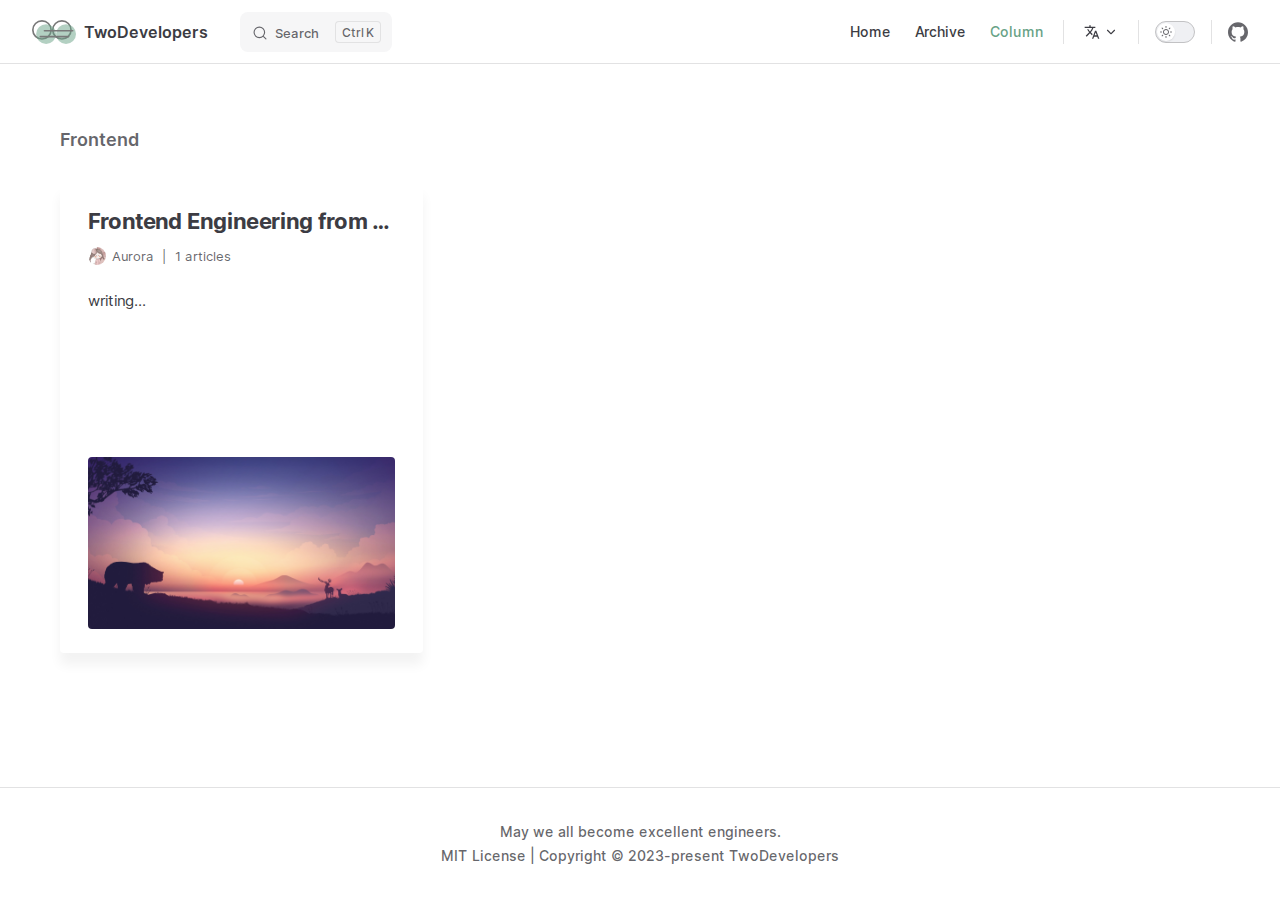
<file: en/column.html>
<!DOCTYPE html>
<html lang="en-US" dir="ltr">
  <head>
    <meta charset="utf-8">
    <meta name="viewport" content="width=device-width,initial-scale=1">
    <title>Column | TwoDevelopers</title>
    <meta name="description" content="TwoDevelopers is a technology-focused blog. We are dedicated to sharing knowledge and experiences in the fields of cloud native, front-end development, and blockchain. Whether you are a computer science student, a junior engineer, or an aspiring programmer looking to enter the computer industry, you will find valuable content on TwoDevelopers. Our blog articles aim to enhance readers' technical skills and provide support in mastering essential skills in cloud native, front-end development, and blockchain domains. By delving into the latest trends, tools, and best practices in these technical areas, we strive to help readers solve problems, gain insights, and provide guidance on their career paths. Whether you are a beginner or an experienced professional, TwoDevelopers offers you a platform for learning, exchanging ideas, and sharing knowledge. Visit TwoDevelopers now and embark on your technology journey!">
    <link rel="preload stylesheet" href="/assets/style.5f1093d1.css" as="style">
    
    <script type="module" src="/assets/app.69d45b34.js"></script>
    <link rel="preload" href="/assets/inter-roman-latin.2ed14f66.woff2" as="font" type="font/woff2" crossorigin="">
    <link rel="modulepreload" href="/assets/chunks/framework.1fa4dfe2.js">
    <link rel="modulepreload" href="/assets/chunks/theme.658b0781.js">
    <link rel="modulepreload" href="/assets/en_column.md.04bd0a4d.lean.js">
    <link rel="icon" type="image/x-icon" href="/logo/logo.svg">
    <meta name="referrer" content="no-referrer-when-downgrade">
    <script id="check-dark-mode">(()=>{const e=localStorage.getItem("vitepress-theme-appearance")||"auto",a=window.matchMedia("(prefers-color-scheme: dark)").matches;(!e||e==="auto"?a:e==="dark")&&document.documentElement.classList.add("dark")})();</script>
    <script id="check-mac-os">document.documentElement.classList.toggle("mac",/Mac|iPhone|iPod|iPad/i.test(navigator.platform));</script>
  </head>
  <body>
    <div id="app"><div class="Layout" data-v-5a346dfe><!--[--><!--]--><!--[--><span tabindex="-1" data-v-0f60ec36></span><a href="#VPContent" class="VPSkipLink visually-hidden" data-v-0f60ec36> Skip to content </a><!--]--><!----><header class="VPNav" data-v-5a346dfe data-v-ae24b3ad><div class="VPNavBar" data-v-ae24b3ad data-v-a0fd61f4><div class="container" data-v-a0fd61f4><div class="title" data-v-a0fd61f4><div class="VPNavBarTitle" data-v-a0fd61f4 data-v-86d1bed8><a class="title" href="/en/" data-v-86d1bed8><!--[--><!--]--><!--[--><img class="VPImage logo" src="/logo/logo.svg" alt data-v-8426fc1a><!--]--><!--[-->TwoDevelopers<!--]--><!--[--><!--]--></a></div></div><div class="content" data-v-a0fd61f4><div class="curtain" data-v-a0fd61f4></div><div class="content-body" data-v-a0fd61f4><!--[--><!--]--><div class="VPNavBarSearch search" data-v-a0fd61f4><!--[--><!----><div id="local-search"><button type="button" class="DocSearch DocSearch-Button" aria-label="Search"><span class="DocSearch-Button-Container"><svg class="DocSearch-Search-Icon" width="20" height="20" viewBox="0 0 20 20" aria-label="search icon"><path d="M14.386 14.386l4.0877 4.0877-4.0877-4.0877c-2.9418 2.9419-7.7115 2.9419-10.6533 0-2.9419-2.9418-2.9419-7.7115 0-10.6533 2.9418-2.9419 7.7115-2.9419 10.6533 0 2.9419 2.9418 2.9419 7.7115 0 10.6533z" stroke="currentColor" fill="none" fill-rule="evenodd" stroke-linecap="round" stroke-linejoin="round"></path></svg><span class="DocSearch-Button-Placeholder">Search</span></span><span class="DocSearch-Button-Keys"><kbd class="DocSearch-Button-Key"></kbd><kbd class="DocSearch-Button-Key">K</kbd></span></button></div><!--]--></div><nav aria-labelledby="main-nav-aria-label" class="VPNavBarMenu menu" data-v-a0fd61f4 data-v-7f418b0f><span id="main-nav-aria-label" class="visually-hidden" data-v-7f418b0f>Main Navigation</span><!--[--><!--[--><a class="VPLink link VPNavBarMenuLink" href="/en/" tabindex="0" data-v-7f418b0f data-v-42ef59de><!--[--><span data-v-42ef59de>Home</span><!--]--></a><!--]--><!--[--><a class="VPLink link VPNavBarMenuLink" href="/en/archive" tabindex="0" data-v-7f418b0f data-v-42ef59de><!--[--><span data-v-42ef59de>Archive</span><!--]--></a><!--]--><!--[--><a class="VPLink link VPNavBarMenuLink active" href="/en/column" tabindex="0" data-v-7f418b0f data-v-42ef59de><!--[--><span data-v-42ef59de>Column</span><!--]--></a><!--]--><!--]--></nav><div class="VPFlyout VPNavBarTranslations translations" data-v-a0fd61f4 data-v-74abcbb9 data-v-9c007e85><button type="button" class="button" aria-haspopup="true" aria-expanded="false" aria-label="Change language" data-v-9c007e85><span class="text" data-v-9c007e85><svg xmlns="http://www.w3.org/2000/svg" aria-hidden="true" focusable="false" viewbox="0 0 24 24" class="option-icon" data-v-9c007e85><path d="M0 0h24v24H0z" fill="none"></path><path d=" M12.87 15.07l-2.54-2.51.03-.03c1.74-1.94 2.98-4.17 3.71-6.53H17V4h-7V2H8v2H1v1.99h11.17C11.5 7.92 10.44 9.75 9 11.35 8.07 10.32 7.3 9.19 6.69 8h-2c.73 1.63 1.73 3.17 2.98 4.56l-5.09 5.02L4 19l5-5 3.11 3.11.76-2.04zM18.5 10h-2L12 22h2l1.12-3h4.75L21 22h2l-4.5-12zm-2.62 7l1.62-4.33L19.12 17h-3.24z " class="css-c4d79v"></path></svg><!----><svg xmlns="http://www.w3.org/2000/svg" aria-hidden="true" focusable="false" viewbox="0 0 24 24" class="text-icon" data-v-9c007e85><path d="M12,16c-0.3,0-0.5-0.1-0.7-0.3l-6-6c-0.4-0.4-0.4-1,0-1.4s1-0.4,1.4,0l5.3,5.3l5.3-5.3c0.4-0.4,1-0.4,1.4,0s0.4,1,0,1.4l-6,6C12.5,15.9,12.3,16,12,16z"></path></svg></span></button><div class="menu" data-v-9c007e85><div class="VPMenu" data-v-9c007e85 data-v-e7ea1737><!----><!--[--><!--[--><div class="items" data-v-74abcbb9><p class="title" data-v-74abcbb9>English</p><!--[--><div class="VPMenuLink" data-v-74abcbb9 data-v-43f1e123><a class="VPLink link" href="/column" data-v-43f1e123><!--[-->简体中文<!--]--></a></div><!--]--></div><!--]--><!--]--></div></div></div><div class="VPNavBarAppearance appearance" data-v-a0fd61f4 data-v-e6aabb21><button class="VPSwitch VPSwitchAppearance" type="button" role="switch" title="toggle dark mode" aria-checked="false" data-v-e6aabb21 data-v-ce54a7d1 data-v-b1685198><span class="check" data-v-b1685198><span class="icon" data-v-b1685198><!--[--><svg xmlns="http://www.w3.org/2000/svg" aria-hidden="true" focusable="false" viewbox="0 0 24 24" class="sun" data-v-ce54a7d1><path d="M12,18c-3.3,0-6-2.7-6-6s2.7-6,6-6s6,2.7,6,6S15.3,18,12,18zM12,8c-2.2,0-4,1.8-4,4c0,2.2,1.8,4,4,4c2.2,0,4-1.8,4-4C16,9.8,14.2,8,12,8z"></path><path d="M12,4c-0.6,0-1-0.4-1-1V1c0-0.6,0.4-1,1-1s1,0.4,1,1v2C13,3.6,12.6,4,12,4z"></path><path d="M12,24c-0.6,0-1-0.4-1-1v-2c0-0.6,0.4-1,1-1s1,0.4,1,1v2C13,23.6,12.6,24,12,24z"></path><path d="M5.6,6.6c-0.3,0-0.5-0.1-0.7-0.3L3.5,4.9c-0.4-0.4-0.4-1,0-1.4s1-0.4,1.4,0l1.4,1.4c0.4,0.4,0.4,1,0,1.4C6.2,6.5,5.9,6.6,5.6,6.6z"></path><path d="M19.8,20.8c-0.3,0-0.5-0.1-0.7-0.3l-1.4-1.4c-0.4-0.4-0.4-1,0-1.4s1-0.4,1.4,0l1.4,1.4c0.4,0.4,0.4,1,0,1.4C20.3,20.7,20,20.8,19.8,20.8z"></path><path d="M3,13H1c-0.6,0-1-0.4-1-1s0.4-1,1-1h2c0.6,0,1,0.4,1,1S3.6,13,3,13z"></path><path d="M23,13h-2c-0.6,0-1-0.4-1-1s0.4-1,1-1h2c0.6,0,1,0.4,1,1S23.6,13,23,13z"></path><path d="M4.2,20.8c-0.3,0-0.5-0.1-0.7-0.3c-0.4-0.4-0.4-1,0-1.4l1.4-1.4c0.4-0.4,1-0.4,1.4,0s0.4,1,0,1.4l-1.4,1.4C4.7,20.7,4.5,20.8,4.2,20.8z"></path><path d="M18.4,6.6c-0.3,0-0.5-0.1-0.7-0.3c-0.4-0.4-0.4-1,0-1.4l1.4-1.4c0.4-0.4,1-0.4,1.4,0s0.4,1,0,1.4l-1.4,1.4C18.9,6.5,18.6,6.6,18.4,6.6z"></path></svg><svg xmlns="http://www.w3.org/2000/svg" aria-hidden="true" focusable="false" viewbox="0 0 24 24" class="moon" data-v-ce54a7d1><path d="M12.1,22c-0.3,0-0.6,0-0.9,0c-5.5-0.5-9.5-5.4-9-10.9c0.4-4.8,4.2-8.6,9-9c0.4,0,0.8,0.2,1,0.5c0.2,0.3,0.2,0.8-0.1,1.1c-2,2.7-1.4,6.4,1.3,8.4c2.1,1.6,5,1.6,7.1,0c0.3-0.2,0.7-0.3,1.1-0.1c0.3,0.2,0.5,0.6,0.5,1c-0.2,2.7-1.5,5.1-3.6,6.8C16.6,21.2,14.4,22,12.1,22zM9.3,4.4c-2.9,1-5,3.6-5.2,6.8c-0.4,4.4,2.8,8.3,7.2,8.7c2.1,0.2,4.2-0.4,5.8-1.8c1.1-0.9,1.9-2.1,2.4-3.4c-2.5,0.9-5.3,0.5-7.5-1.1C9.2,11.4,8.1,7.7,9.3,4.4z"></path></svg><!--]--></span></span></button></div><div class="VPSocialLinks VPNavBarSocialLinks social-links" data-v-a0fd61f4 data-v-0394ad82 data-v-7bc22406><!--[--><a class="VPSocialLink no-icon" href="https://github.com/twodevelopers1001" aria-label="github" target="_blank" rel="noopener" data-v-7bc22406 data-v-f80f8133><svg role="img" viewBox="0 0 24 24" xmlns="http://www.w3.org/2000/svg"><title>GitHub</title><path d="M12 .297c-6.63 0-12 5.373-12 12 0 5.303 3.438 9.8 8.205 11.385.6.113.82-.258.82-.577 0-.285-.01-1.04-.015-2.04-3.338.724-4.042-1.61-4.042-1.61C4.422 18.07 3.633 17.7 3.633 17.7c-1.087-.744.084-.729.084-.729 1.205.084 1.838 1.236 1.838 1.236 1.07 1.835 2.809 1.305 3.495.998.108-.776.417-1.305.76-1.605-2.665-.3-5.466-1.332-5.466-5.93 0-1.31.465-2.38 1.235-3.22-.135-.303-.54-1.523.105-3.176 0 0 1.005-.322 3.3 1.23.96-.267 1.98-.399 3-.405 1.02.006 2.04.138 3 .405 2.28-1.552 3.285-1.23 3.285-1.23.645 1.653.24 2.873.12 3.176.765.84 1.23 1.91 1.23 3.22 0 4.61-2.805 5.625-5.475 5.92.42.36.81 1.096.81 2.22 0 1.606-.015 2.896-.015 3.286 0 .315.21.69.825.57C20.565 22.092 24 17.592 24 12.297c0-6.627-5.373-12-12-12"/></svg></a><!--]--></div><div class="VPFlyout VPNavBarExtra extra" data-v-a0fd61f4 data-v-40855f84 data-v-9c007e85><button type="button" class="button" aria-haspopup="true" aria-expanded="false" aria-label="extra navigation" data-v-9c007e85><svg xmlns="http://www.w3.org/2000/svg" aria-hidden="true" focusable="false" viewbox="0 0 24 24" class="icon" data-v-9c007e85><circle cx="12" cy="12" r="2"></circle><circle cx="19" cy="12" r="2"></circle><circle cx="5" cy="12" r="2"></circle></svg></button><div class="menu" data-v-9c007e85><div class="VPMenu" data-v-9c007e85 data-v-e7ea1737><!----><!--[--><!--[--><div class="group translations" data-v-40855f84><p class="trans-title" data-v-40855f84>English</p><!--[--><div class="VPMenuLink" data-v-40855f84 data-v-43f1e123><a class="VPLink link" href="/column" data-v-43f1e123><!--[-->简体中文<!--]--></a></div><!--]--></div><div class="group" data-v-40855f84><div class="item appearance" data-v-40855f84><p class="label" data-v-40855f84>Appearance</p><div class="appearance-action" data-v-40855f84><button class="VPSwitch VPSwitchAppearance" type="button" role="switch" title="toggle dark mode" aria-checked="false" data-v-40855f84 data-v-ce54a7d1 data-v-b1685198><span class="check" data-v-b1685198><span class="icon" data-v-b1685198><!--[--><svg xmlns="http://www.w3.org/2000/svg" aria-hidden="true" focusable="false" viewbox="0 0 24 24" class="sun" data-v-ce54a7d1><path d="M12,18c-3.3,0-6-2.7-6-6s2.7-6,6-6s6,2.7,6,6S15.3,18,12,18zM12,8c-2.2,0-4,1.8-4,4c0,2.2,1.8,4,4,4c2.2,0,4-1.8,4-4C16,9.8,14.2,8,12,8z"></path><path d="M12,4c-0.6,0-1-0.4-1-1V1c0-0.6,0.4-1,1-1s1,0.4,1,1v2C13,3.6,12.6,4,12,4z"></path><path d="M12,24c-0.6,0-1-0.4-1-1v-2c0-0.6,0.4-1,1-1s1,0.4,1,1v2C13,23.6,12.6,24,12,24z"></path><path d="M5.6,6.6c-0.3,0-0.5-0.1-0.7-0.3L3.5,4.9c-0.4-0.4-0.4-1,0-1.4s1-0.4,1.4,0l1.4,1.4c0.4,0.4,0.4,1,0,1.4C6.2,6.5,5.9,6.6,5.6,6.6z"></path><path d="M19.8,20.8c-0.3,0-0.5-0.1-0.7-0.3l-1.4-1.4c-0.4-0.4-0.4-1,0-1.4s1-0.4,1.4,0l1.4,1.4c0.4,0.4,0.4,1,0,1.4C20.3,20.7,20,20.8,19.8,20.8z"></path><path d="M3,13H1c-0.6,0-1-0.4-1-1s0.4-1,1-1h2c0.6,0,1,0.4,1,1S3.6,13,3,13z"></path><path d="M23,13h-2c-0.6,0-1-0.4-1-1s0.4-1,1-1h2c0.6,0,1,0.4,1,1S23.6,13,23,13z"></path><path d="M4.2,20.8c-0.3,0-0.5-0.1-0.7-0.3c-0.4-0.4-0.4-1,0-1.4l1.4-1.4c0.4-0.4,1-0.4,1.4,0s0.4,1,0,1.4l-1.4,1.4C4.7,20.7,4.5,20.8,4.2,20.8z"></path><path d="M18.4,6.6c-0.3,0-0.5-0.1-0.7-0.3c-0.4-0.4-0.4-1,0-1.4l1.4-1.4c0.4-0.4,1-0.4,1.4,0s0.4,1,0,1.4l-1.4,1.4C18.9,6.5,18.6,6.6,18.4,6.6z"></path></svg><svg xmlns="http://www.w3.org/2000/svg" aria-hidden="true" focusable="false" viewbox="0 0 24 24" class="moon" data-v-ce54a7d1><path d="M12.1,22c-0.3,0-0.6,0-0.9,0c-5.5-0.5-9.5-5.4-9-10.9c0.4-4.8,4.2-8.6,9-9c0.4,0,0.8,0.2,1,0.5c0.2,0.3,0.2,0.8-0.1,1.1c-2,2.7-1.4,6.4,1.3,8.4c2.1,1.6,5,1.6,7.1,0c0.3-0.2,0.7-0.3,1.1-0.1c0.3,0.2,0.5,0.6,0.5,1c-0.2,2.7-1.5,5.1-3.6,6.8C16.6,21.2,14.4,22,12.1,22zM9.3,4.4c-2.9,1-5,3.6-5.2,6.8c-0.4,4.4,2.8,8.3,7.2,8.7c2.1,0.2,4.2-0.4,5.8-1.8c1.1-0.9,1.9-2.1,2.4-3.4c-2.5,0.9-5.3,0.5-7.5-1.1C9.2,11.4,8.1,7.7,9.3,4.4z"></path></svg><!--]--></span></span></button></div></div></div><div class="group" data-v-40855f84><div class="item social-links" data-v-40855f84><div class="VPSocialLinks social-links-list" data-v-40855f84 data-v-7bc22406><!--[--><a class="VPSocialLink no-icon" href="https://github.com/twodevelopers1001" aria-label="github" target="_blank" rel="noopener" data-v-7bc22406 data-v-f80f8133><svg role="img" viewBox="0 0 24 24" xmlns="http://www.w3.org/2000/svg"><title>GitHub</title><path d="M12 .297c-6.63 0-12 5.373-12 12 0 5.303 3.438 9.8 8.205 11.385.6.113.82-.258.82-.577 0-.285-.01-1.04-.015-2.04-3.338.724-4.042-1.61-4.042-1.61C4.422 18.07 3.633 17.7 3.633 17.7c-1.087-.744.084-.729.084-.729 1.205.084 1.838 1.236 1.838 1.236 1.07 1.835 2.809 1.305 3.495.998.108-.776.417-1.305.76-1.605-2.665-.3-5.466-1.332-5.466-5.93 0-1.31.465-2.38 1.235-3.22-.135-.303-.54-1.523.105-3.176 0 0 1.005-.322 3.3 1.23.96-.267 1.98-.399 3-.405 1.02.006 2.04.138 3 .405 2.28-1.552 3.285-1.23 3.285-1.23.645 1.653.24 2.873.12 3.176.765.84 1.23 1.91 1.23 3.22 0 4.61-2.805 5.625-5.475 5.92.42.36.81 1.096.81 2.22 0 1.606-.015 2.896-.015 3.286 0 .315.21.69.825.57C20.565 22.092 24 17.592 24 12.297c0-6.627-5.373-12-12-12"/></svg></a><!--]--></div></div></div><!--]--><!--]--></div></div></div><!--[--><!--]--><button type="button" class="VPNavBarHamburger hamburger" aria-label="mobile navigation" aria-expanded="false" aria-controls="VPNavScreen" data-v-a0fd61f4 data-v-e5dd9c1c><span class="container" data-v-e5dd9c1c><span class="top" data-v-e5dd9c1c></span><span class="middle" data-v-e5dd9c1c></span><span class="bottom" data-v-e5dd9c1c></span></span></button></div></div></div></div><!----></header><div class="VPLocalNav fixed reached-top" data-v-5a346dfe data-v-79c8c1df><!----><div class="VPLocalNavOutlineDropdown" style="--vp-vh:0px;" data-v-79c8c1df data-v-1c15a60a><button data-v-1c15a60a>Return to top</button><!----></div></div><!----><div class="VPContent" id="VPContent" data-v-5a346dfe data-v-669faec9><div class="VPPage" data-v-669faec9><!--[--><!--]--><div style="position:relative;"><div></div></div><!--[--><!--[--><!--[--><div class="column-wrapper" data-v-4fd0487f><ul data-v-4fd0487f><!--[--><li class="columns-info" data-v-4fd0487f><div data-v-4fd0487f><h2 data-v-4fd0487f>Frontend</h2><div class="column-list" data-v-4fd0487f data-v-193e03bb><!--[--><a class="column-item" href="/en/frontend-engineering/" data-v-193e03bb><div class="item-info" data-v-193e03bb><h3 class="item-title" data-v-193e03bb>Frontend Engineering from Beginner to Intermediate</h3><p class="item-author-and-number-of-articles" data-v-193e03bb><img src="/author/aurora.png" alt="avatar" data-v-193e03bb> Aurora  |  1 articles</p><p class="item-desc" data-v-193e03bb>writing...</p></div><img src="/default_column_image/2.jpg" alt="" data-v-193e03bb></a><!--]--></div></div></li><!--]--></ul></div><!--]--><!--]--><!--]--></div></div><footer class="VPFooter" data-v-5a346dfe data-v-e03eb2e1><div class="container" data-v-e03eb2e1><p class="message" data-v-e03eb2e1>May we all become excellent engineers.</p><p class="copyright" data-v-e03eb2e1>MIT License | Copyright © 2023-present TwoDevelopers</p></div></footer><!--[--><!--]--></div></div>
    <script>window.__VP_HASH_MAP__=JSON.parse("{\"en_posts_test-aurora.md\":\"24f0d89f\",\"frontend-engineering_index.md\":\"1cd8c7a5\",\"index.md\":\"8ec6ccdb\",\"posts_test-aurora.md\":\"1534c4fb\",\"posts_test-gleaming.md\":\"18933482\",\"en_posts_test-gleaming.md\":\"0b0b6a57\",\"en_archive.md\":\"1599f615\",\"en_column.md\":\"04bd0a4d\",\"en_frontend-engineering_index.md\":\"97c2cf43\",\"en_index.md\":\"f16ed0d2\",\"column.md\":\"bca461e9\",\"archive.md\":\"513bde94\"}");window.__VP_SITE_DATA__=JSON.parse("{\"lang\":\"en-US\",\"dir\":\"ltr\",\"title\":\"TwoDevelopers\",\"description\":\"A VitePress site\",\"base\":\"/\",\"head\":[],\"appearance\":true,\"themeConfig\":{\"logo\":\"/logo/logo.svg\",\"search\":{\"provider\":\"local\"},\"socialLinks\":[{\"icon\":\"github\",\"link\":\"https://github.com/twodevelopers1001\"}],\"i18nRouting\":true,\"outline\":\"deep\"},\"locales\":{\"root\":{\"label\":\"简体中文\",\"lang\":\"zh-CN\",\"description\":\"TwoDevelopers是一个专注于技术领域的博客。我们致力于分享云原生、前端开发和区块链等领域的知识和经验。作为一名计算机专业的大学生、初级工程师或有志于进入计算机行业的程序员，您将在TwoDevelopers找到对您有价值的内容。我们的博客文章旨在提升读者的技术能力，为他们在云原生、前端开发和区块链等领域掌握关键技能提供支持。通过深入探讨这些技术领域的最新趋势、工具和最佳实践，我们希望能够帮助读者解决问题、增加见解，并在他们的职业发展道路上提供指导。无论您是初学者还是有经验的专业人士，TwoDevelopers都为您提供了一个学习、交流和分享的平台。立即访问TwoDevelopers，开启您的技术之旅！\",\"themeConfig\":{\"docFooter\":{\"prev\":\"上一篇\",\"next\":\"下一篇\"},\"sidebar\":{\"/frontend-engineering/\":[{\"text\":\"前端工程化从入门到进阶\",\"items\":[{\"text\":\"前言\",\"link\":\"/frontend-engineering/\"}]}]},\"nav\":[{\"text\":\"首页\",\"link\":\"/\"},{\"text\":\"归档\",\"link\":\"/archive\"},{\"text\":\"专栏\",\"link\":\"/column\"}],\"lastUpdatedText\":\"最近更新时间\",\"outlineTitle\":\"本页目录\",\"darkModeSwitchLabel\":\"外观\",\"search\":{\"provider\":\"local\",\"options\":{\"locales\":{\"root\":{\"translations\":{\"button\":{\"buttonText\":\"搜索文档\",\"buttonAriaLabel\":\"搜索文档\"},\"modal\":{\"noResultsText\":\"无法找到相关结果\",\"resetButtonTitle\":\"清除查询条件\",\"footer\":{\"selectText\":\"选择\",\"navigateText\":\"切换\",\"closeText\":\"关闭\"}}}}}}},\"returnToTopLabel\":\"返回顶部\",\"notFound\":{\"title\":\"页面未找到\",\"quote\":\"但如果你不改变方向，继续寻找，你可能最终会到达你正朝着的地方。\",\"linkLabel\":\"回到主页\",\"linkText\":\"带我回主页\"},\"footer\":{\"message\":\"愿我们都成为优秀的工程师\",\"copyright\":\"MIT License | 版权所有 © 2023-present TwoDevelopers\"},\"sidebarMenuLabel\":\"菜单\"}},\"en\":{\"label\":\"English\",\"lang\":\"en-US\",\"description\":\"TwoDevelopers is a technology-focused blog. We are dedicated to sharing knowledge and experiences in the fields of cloud native, front-end development, and blockchain. Whether you are a computer science student, a junior engineer, or an aspiring programmer looking to enter the computer industry, you will find valuable content on TwoDevelopers. Our blog articles aim to enhance readers' technical skills and provide support in mastering essential skills in cloud native, front-end development, and blockchain domains. By delving into the latest trends, tools, and best practices in these technical areas, we strive to help readers solve problems, gain insights, and provide guidance on their career paths. Whether you are a beginner or an experienced professional, TwoDevelopers offers you a platform for learning, exchanging ideas, and sharing knowledge. Visit TwoDevelopers now and embark on your technology journey!\",\"themeConfig\":{\"docFooter\":{\"prev\":\"Previous article\",\"next\":\"Next article\"},\"sidebar\":{\"/en/frontend-engineering/\":[{\"text\":\"Frontend Engineering from Beginner to Intermediate\",\"items\":[{\"text\":\"Introduction\",\"link\":\"/en/frontend-engineering/\"}]}]},\"nav\":[{\"text\":\"Home\",\"link\":\"/en/\"},{\"text\":\"Archive\",\"link\":\"/en/archive\"},{\"text\":\"Column\",\"link\":\"/en/column\"}],\"footer\":{\"message\":\"May we all become excellent engineers.\",\"copyright\":\"MIT License | Copyright © 2023-present TwoDevelopers\"}}}},\"scrollOffset\":90,\"cleanUrls\":true}");</script>
    
  </body>
</html>
</file>
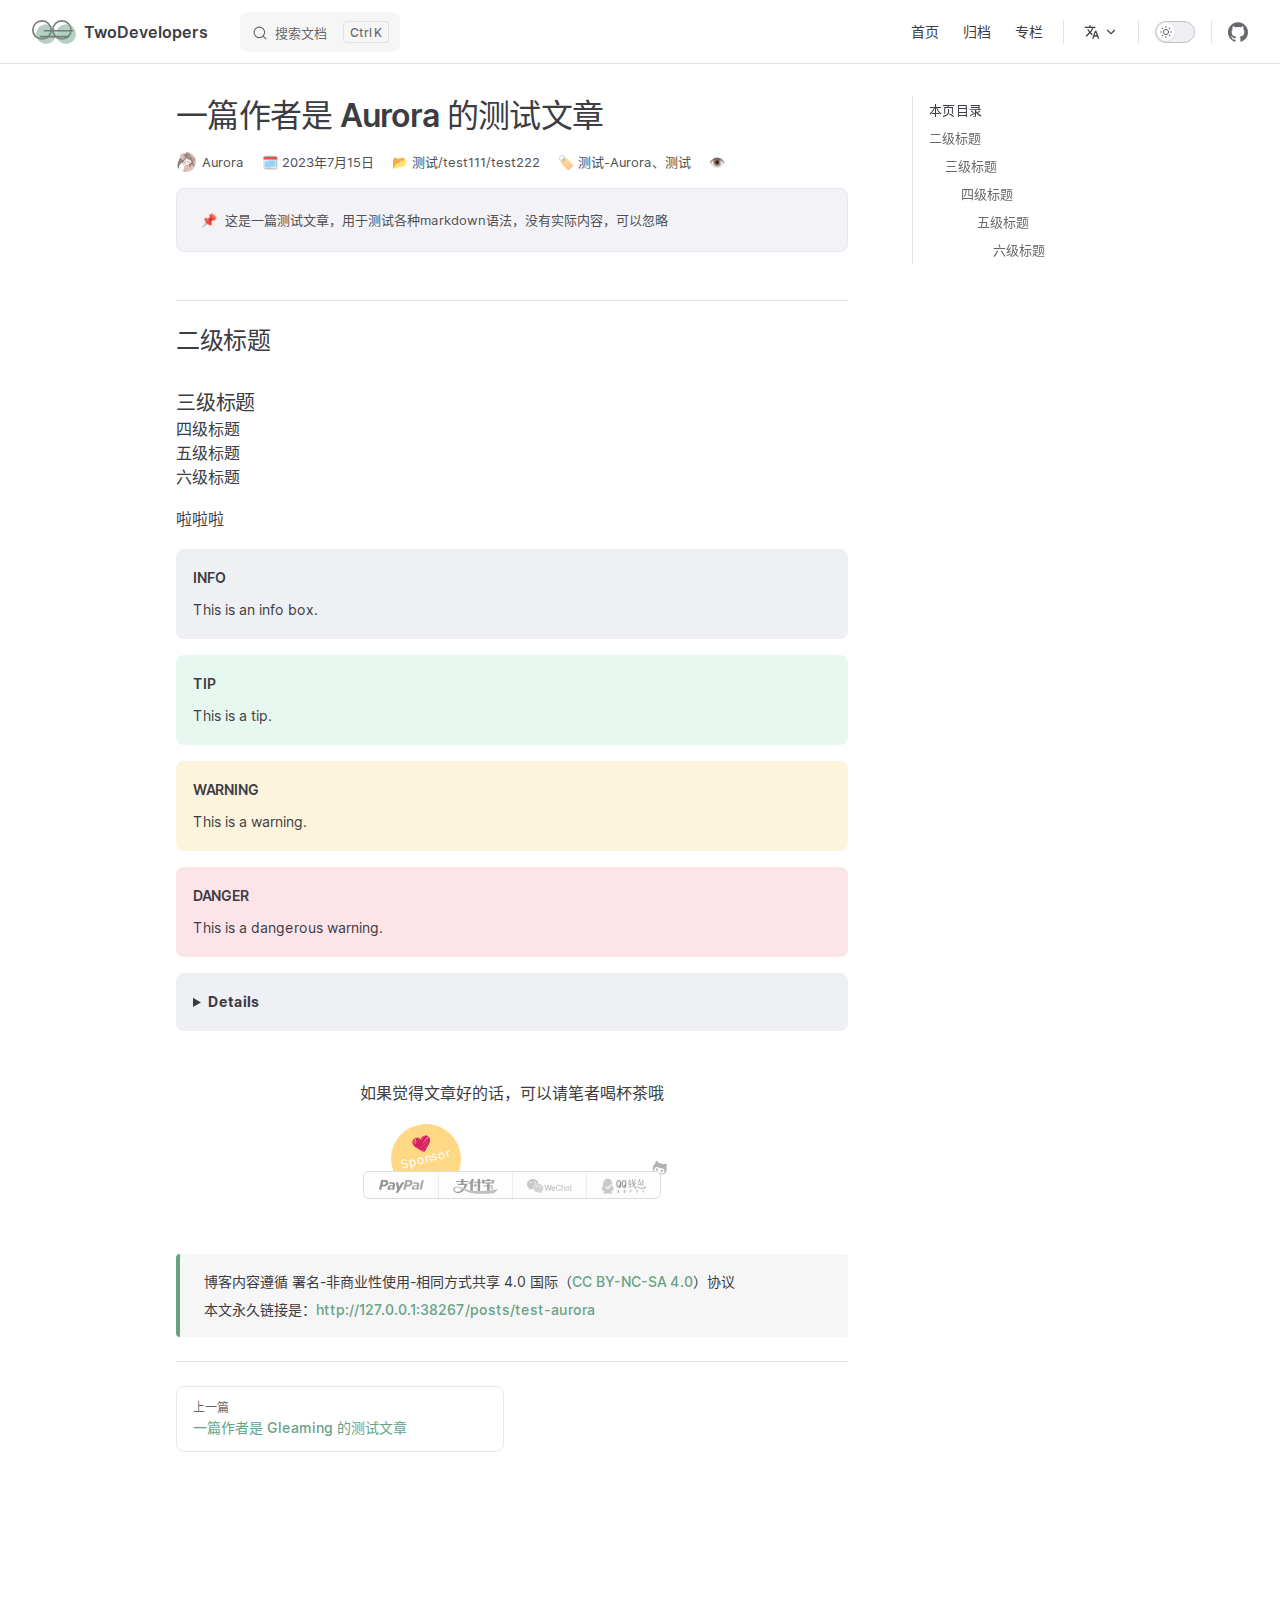
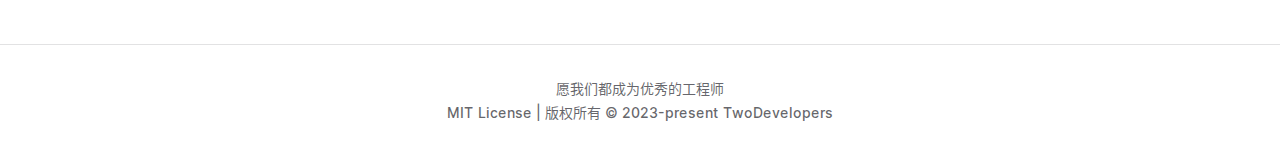
<file: posts/test-aurora.html>
<!DOCTYPE html>
<html lang="zh-CN" dir="ltr">
  <head>
    <meta charset="utf-8">
    <meta name="viewport" content="width=device-width,initial-scale=1">
    <title>一篇作者是 Aurora 的测试文章 | TwoDevelopers</title>
    <meta name="description" content="这是一篇测试文章，用于测试各种markdown语法，没有实际内容，可以忽略">
    <link rel="preload stylesheet" href="/assets/style.5f1093d1.css" as="style">
    
    <script type="module" src="/assets/app.69d45b34.js"></script>
    <link rel="preload" href="/assets/inter-roman-latin.2ed14f66.woff2" as="font" type="font/woff2" crossorigin="">
    <link rel="modulepreload" href="/assets/chunks/framework.1fa4dfe2.js">
    <link rel="modulepreload" href="/assets/chunks/theme.658b0781.js">
    <link rel="modulepreload" href="/assets/posts_test-aurora.md.1534c4fb.lean.js">
    <link rel="icon" type="image/x-icon" href="/logo/logo.svg">
    <meta name="referrer" content="no-referrer-when-downgrade">
    <script id="check-dark-mode">(()=>{const e=localStorage.getItem("vitepress-theme-appearance")||"auto",a=window.matchMedia("(prefers-color-scheme: dark)").matches;(!e||e==="auto"?a:e==="dark")&&document.documentElement.classList.add("dark")})();</script>
    <script id="check-mac-os">document.documentElement.classList.toggle("mac",/Mac|iPhone|iPod|iPad/i.test(navigator.platform));</script>
  </head>
  <body>
    <div id="app"><div class="Layout" data-v-5a346dfe><!--[--><!--]--><!--[--><span tabindex="-1" data-v-0f60ec36></span><a href="#VPContent" class="VPSkipLink visually-hidden" data-v-0f60ec36> Skip to content </a><!--]--><!----><header class="VPNav" data-v-5a346dfe data-v-ae24b3ad><div class="VPNavBar" data-v-ae24b3ad data-v-a0fd61f4><div class="container" data-v-a0fd61f4><div class="title" data-v-a0fd61f4><div class="VPNavBarTitle" data-v-a0fd61f4 data-v-86d1bed8><a class="title" href="/" data-v-86d1bed8><!--[--><!--]--><!--[--><img class="VPImage logo" src="/logo/logo.svg" alt data-v-8426fc1a><!--]--><!--[-->TwoDevelopers<!--]--><!--[--><!--]--></a></div></div><div class="content" data-v-a0fd61f4><div class="curtain" data-v-a0fd61f4></div><div class="content-body" data-v-a0fd61f4><!--[--><!--]--><div class="VPNavBarSearch search" data-v-a0fd61f4><!--[--><!----><div id="local-search"><button type="button" class="DocSearch DocSearch-Button" aria-label="Search"><span class="DocSearch-Button-Container"><svg class="DocSearch-Search-Icon" width="20" height="20" viewBox="0 0 20 20" aria-label="search icon"><path d="M14.386 14.386l4.0877 4.0877-4.0877-4.0877c-2.9418 2.9419-7.7115 2.9419-10.6533 0-2.9419-2.9418-2.9419-7.7115 0-10.6533 2.9418-2.9419 7.7115-2.9419 10.6533 0 2.9419 2.9418 2.9419 7.7115 0 10.6533z" stroke="currentColor" fill="none" fill-rule="evenodd" stroke-linecap="round" stroke-linejoin="round"></path></svg><span class="DocSearch-Button-Placeholder">搜索文档</span></span><span class="DocSearch-Button-Keys"><kbd class="DocSearch-Button-Key"></kbd><kbd class="DocSearch-Button-Key">K</kbd></span></button></div><!--]--></div><nav aria-labelledby="main-nav-aria-label" class="VPNavBarMenu menu" data-v-a0fd61f4 data-v-7f418b0f><span id="main-nav-aria-label" class="visually-hidden" data-v-7f418b0f>Main Navigation</span><!--[--><!--[--><a class="VPLink link VPNavBarMenuLink" href="/" tabindex="0" data-v-7f418b0f data-v-42ef59de><!--[--><span data-v-42ef59de>首页</span><!--]--></a><!--]--><!--[--><a class="VPLink link VPNavBarMenuLink" href="/archive" tabindex="0" data-v-7f418b0f data-v-42ef59de><!--[--><span data-v-42ef59de>归档</span><!--]--></a><!--]--><!--[--><a class="VPLink link VPNavBarMenuLink" href="/column" tabindex="0" data-v-7f418b0f data-v-42ef59de><!--[--><span data-v-42ef59de>专栏</span><!--]--></a><!--]--><!--]--></nav><div class="VPFlyout VPNavBarTranslations translations" data-v-a0fd61f4 data-v-74abcbb9 data-v-9c007e85><button type="button" class="button" aria-haspopup="true" aria-expanded="false" aria-label="Change language" data-v-9c007e85><span class="text" data-v-9c007e85><svg xmlns="http://www.w3.org/2000/svg" aria-hidden="true" focusable="false" viewbox="0 0 24 24" class="option-icon" data-v-9c007e85><path d="M0 0h24v24H0z" fill="none"></path><path d=" M12.87 15.07l-2.54-2.51.03-.03c1.74-1.94 2.98-4.17 3.71-6.53H17V4h-7V2H8v2H1v1.99h11.17C11.5 7.92 10.44 9.75 9 11.35 8.07 10.32 7.3 9.19 6.69 8h-2c.73 1.63 1.73 3.17 2.98 4.56l-5.09 5.02L4 19l5-5 3.11 3.11.76-2.04zM18.5 10h-2L12 22h2l1.12-3h4.75L21 22h2l-4.5-12zm-2.62 7l1.62-4.33L19.12 17h-3.24z " class="css-c4d79v"></path></svg><!----><svg xmlns="http://www.w3.org/2000/svg" aria-hidden="true" focusable="false" viewbox="0 0 24 24" class="text-icon" data-v-9c007e85><path d="M12,16c-0.3,0-0.5-0.1-0.7-0.3l-6-6c-0.4-0.4-0.4-1,0-1.4s1-0.4,1.4,0l5.3,5.3l5.3-5.3c0.4-0.4,1-0.4,1.4,0s0.4,1,0,1.4l-6,6C12.5,15.9,12.3,16,12,16z"></path></svg></span></button><div class="menu" data-v-9c007e85><div class="VPMenu" data-v-9c007e85 data-v-e7ea1737><!----><!--[--><!--[--><div class="items" data-v-74abcbb9><p class="title" data-v-74abcbb9>简体中文</p><!--[--><div class="VPMenuLink" data-v-74abcbb9 data-v-43f1e123><a class="VPLink link" href="/en/posts/test-aurora" data-v-43f1e123><!--[-->English<!--]--></a></div><!--]--></div><!--]--><!--]--></div></div></div><div class="VPNavBarAppearance appearance" data-v-a0fd61f4 data-v-e6aabb21><button class="VPSwitch VPSwitchAppearance" type="button" role="switch" title="toggle dark mode" aria-checked="false" data-v-e6aabb21 data-v-ce54a7d1 data-v-b1685198><span class="check" data-v-b1685198><span class="icon" data-v-b1685198><!--[--><svg xmlns="http://www.w3.org/2000/svg" aria-hidden="true" focusable="false" viewbox="0 0 24 24" class="sun" data-v-ce54a7d1><path d="M12,18c-3.3,0-6-2.7-6-6s2.7-6,6-6s6,2.7,6,6S15.3,18,12,18zM12,8c-2.2,0-4,1.8-4,4c0,2.2,1.8,4,4,4c2.2,0,4-1.8,4-4C16,9.8,14.2,8,12,8z"></path><path d="M12,4c-0.6,0-1-0.4-1-1V1c0-0.6,0.4-1,1-1s1,0.4,1,1v2C13,3.6,12.6,4,12,4z"></path><path d="M12,24c-0.6,0-1-0.4-1-1v-2c0-0.6,0.4-1,1-1s1,0.4,1,1v2C13,23.6,12.6,24,12,24z"></path><path d="M5.6,6.6c-0.3,0-0.5-0.1-0.7-0.3L3.5,4.9c-0.4-0.4-0.4-1,0-1.4s1-0.4,1.4,0l1.4,1.4c0.4,0.4,0.4,1,0,1.4C6.2,6.5,5.9,6.6,5.6,6.6z"></path><path d="M19.8,20.8c-0.3,0-0.5-0.1-0.7-0.3l-1.4-1.4c-0.4-0.4-0.4-1,0-1.4s1-0.4,1.4,0l1.4,1.4c0.4,0.4,0.4,1,0,1.4C20.3,20.7,20,20.8,19.8,20.8z"></path><path d="M3,13H1c-0.6,0-1-0.4-1-1s0.4-1,1-1h2c0.6,0,1,0.4,1,1S3.6,13,3,13z"></path><path d="M23,13h-2c-0.6,0-1-0.4-1-1s0.4-1,1-1h2c0.6,0,1,0.4,1,1S23.6,13,23,13z"></path><path d="M4.2,20.8c-0.3,0-0.5-0.1-0.7-0.3c-0.4-0.4-0.4-1,0-1.4l1.4-1.4c0.4-0.4,1-0.4,1.4,0s0.4,1,0,1.4l-1.4,1.4C4.7,20.7,4.5,20.8,4.2,20.8z"></path><path d="M18.4,6.6c-0.3,0-0.5-0.1-0.7-0.3c-0.4-0.4-0.4-1,0-1.4l1.4-1.4c0.4-0.4,1-0.4,1.4,0s0.4,1,0,1.4l-1.4,1.4C18.9,6.5,18.6,6.6,18.4,6.6z"></path></svg><svg xmlns="http://www.w3.org/2000/svg" aria-hidden="true" focusable="false" viewbox="0 0 24 24" class="moon" data-v-ce54a7d1><path d="M12.1,22c-0.3,0-0.6,0-0.9,0c-5.5-0.5-9.5-5.4-9-10.9c0.4-4.8,4.2-8.6,9-9c0.4,0,0.8,0.2,1,0.5c0.2,0.3,0.2,0.8-0.1,1.1c-2,2.7-1.4,6.4,1.3,8.4c2.1,1.6,5,1.6,7.1,0c0.3-0.2,0.7-0.3,1.1-0.1c0.3,0.2,0.5,0.6,0.5,1c-0.2,2.7-1.5,5.1-3.6,6.8C16.6,21.2,14.4,22,12.1,22zM9.3,4.4c-2.9,1-5,3.6-5.2,6.8c-0.4,4.4,2.8,8.3,7.2,8.7c2.1,0.2,4.2-0.4,5.8-1.8c1.1-0.9,1.9-2.1,2.4-3.4c-2.5,0.9-5.3,0.5-7.5-1.1C9.2,11.4,8.1,7.7,9.3,4.4z"></path></svg><!--]--></span></span></button></div><div class="VPSocialLinks VPNavBarSocialLinks social-links" data-v-a0fd61f4 data-v-0394ad82 data-v-7bc22406><!--[--><a class="VPSocialLink no-icon" href="https://github.com/twodevelopers1001" aria-label="github" target="_blank" rel="noopener" data-v-7bc22406 data-v-f80f8133><svg role="img" viewBox="0 0 24 24" xmlns="http://www.w3.org/2000/svg"><title>GitHub</title><path d="M12 .297c-6.63 0-12 5.373-12 12 0 5.303 3.438 9.8 8.205 11.385.6.113.82-.258.82-.577 0-.285-.01-1.04-.015-2.04-3.338.724-4.042-1.61-4.042-1.61C4.422 18.07 3.633 17.7 3.633 17.7c-1.087-.744.084-.729.084-.729 1.205.084 1.838 1.236 1.838 1.236 1.07 1.835 2.809 1.305 3.495.998.108-.776.417-1.305.76-1.605-2.665-.3-5.466-1.332-5.466-5.93 0-1.31.465-2.38 1.235-3.22-.135-.303-.54-1.523.105-3.176 0 0 1.005-.322 3.3 1.23.96-.267 1.98-.399 3-.405 1.02.006 2.04.138 3 .405 2.28-1.552 3.285-1.23 3.285-1.23.645 1.653.24 2.873.12 3.176.765.84 1.23 1.91 1.23 3.22 0 4.61-2.805 5.625-5.475 5.92.42.36.81 1.096.81 2.22 0 1.606-.015 2.896-.015 3.286 0 .315.21.69.825.57C20.565 22.092 24 17.592 24 12.297c0-6.627-5.373-12-12-12"/></svg></a><!--]--></div><div class="VPFlyout VPNavBarExtra extra" data-v-a0fd61f4 data-v-40855f84 data-v-9c007e85><button type="button" class="button" aria-haspopup="true" aria-expanded="false" aria-label="extra navigation" data-v-9c007e85><svg xmlns="http://www.w3.org/2000/svg" aria-hidden="true" focusable="false" viewbox="0 0 24 24" class="icon" data-v-9c007e85><circle cx="12" cy="12" r="2"></circle><circle cx="19" cy="12" r="2"></circle><circle cx="5" cy="12" r="2"></circle></svg></button><div class="menu" data-v-9c007e85><div class="VPMenu" data-v-9c007e85 data-v-e7ea1737><!----><!--[--><!--[--><div class="group translations" data-v-40855f84><p class="trans-title" data-v-40855f84>简体中文</p><!--[--><div class="VPMenuLink" data-v-40855f84 data-v-43f1e123><a class="VPLink link" href="/en/posts/test-aurora" data-v-43f1e123><!--[-->English<!--]--></a></div><!--]--></div><div class="group" data-v-40855f84><div class="item appearance" data-v-40855f84><p class="label" data-v-40855f84>外观</p><div class="appearance-action" data-v-40855f84><button class="VPSwitch VPSwitchAppearance" type="button" role="switch" title="toggle dark mode" aria-checked="false" data-v-40855f84 data-v-ce54a7d1 data-v-b1685198><span class="check" data-v-b1685198><span class="icon" data-v-b1685198><!--[--><svg xmlns="http://www.w3.org/2000/svg" aria-hidden="true" focusable="false" viewbox="0 0 24 24" class="sun" data-v-ce54a7d1><path d="M12,18c-3.3,0-6-2.7-6-6s2.7-6,6-6s6,2.7,6,6S15.3,18,12,18zM12,8c-2.2,0-4,1.8-4,4c0,2.2,1.8,4,4,4c2.2,0,4-1.8,4-4C16,9.8,14.2,8,12,8z"></path><path d="M12,4c-0.6,0-1-0.4-1-1V1c0-0.6,0.4-1,1-1s1,0.4,1,1v2C13,3.6,12.6,4,12,4z"></path><path d="M12,24c-0.6,0-1-0.4-1-1v-2c0-0.6,0.4-1,1-1s1,0.4,1,1v2C13,23.6,12.6,24,12,24z"></path><path d="M5.6,6.6c-0.3,0-0.5-0.1-0.7-0.3L3.5,4.9c-0.4-0.4-0.4-1,0-1.4s1-0.4,1.4,0l1.4,1.4c0.4,0.4,0.4,1,0,1.4C6.2,6.5,5.9,6.6,5.6,6.6z"></path><path d="M19.8,20.8c-0.3,0-0.5-0.1-0.7-0.3l-1.4-1.4c-0.4-0.4-0.4-1,0-1.4s1-0.4,1.4,0l1.4,1.4c0.4,0.4,0.4,1,0,1.4C20.3,20.7,20,20.8,19.8,20.8z"></path><path d="M3,13H1c-0.6,0-1-0.4-1-1s0.4-1,1-1h2c0.6,0,1,0.4,1,1S3.6,13,3,13z"></path><path d="M23,13h-2c-0.6,0-1-0.4-1-1s0.4-1,1-1h2c0.6,0,1,0.4,1,1S23.6,13,23,13z"></path><path d="M4.2,20.8c-0.3,0-0.5-0.1-0.7-0.3c-0.4-0.4-0.4-1,0-1.4l1.4-1.4c0.4-0.4,1-0.4,1.4,0s0.4,1,0,1.4l-1.4,1.4C4.7,20.7,4.5,20.8,4.2,20.8z"></path><path d="M18.4,6.6c-0.3,0-0.5-0.1-0.7-0.3c-0.4-0.4-0.4-1,0-1.4l1.4-1.4c0.4-0.4,1-0.4,1.4,0s0.4,1,0,1.4l-1.4,1.4C18.9,6.5,18.6,6.6,18.4,6.6z"></path></svg><svg xmlns="http://www.w3.org/2000/svg" aria-hidden="true" focusable="false" viewbox="0 0 24 24" class="moon" data-v-ce54a7d1><path d="M12.1,22c-0.3,0-0.6,0-0.9,0c-5.5-0.5-9.5-5.4-9-10.9c0.4-4.8,4.2-8.6,9-9c0.4,0,0.8,0.2,1,0.5c0.2,0.3,0.2,0.8-0.1,1.1c-2,2.7-1.4,6.4,1.3,8.4c2.1,1.6,5,1.6,7.1,0c0.3-0.2,0.7-0.3,1.1-0.1c0.3,0.2,0.5,0.6,0.5,1c-0.2,2.7-1.5,5.1-3.6,6.8C16.6,21.2,14.4,22,12.1,22zM9.3,4.4c-2.9,1-5,3.6-5.2,6.8c-0.4,4.4,2.8,8.3,7.2,8.7c2.1,0.2,4.2-0.4,5.8-1.8c1.1-0.9,1.9-2.1,2.4-3.4c-2.5,0.9-5.3,0.5-7.5-1.1C9.2,11.4,8.1,7.7,9.3,4.4z"></path></svg><!--]--></span></span></button></div></div></div><div class="group" data-v-40855f84><div class="item social-links" data-v-40855f84><div class="VPSocialLinks social-links-list" data-v-40855f84 data-v-7bc22406><!--[--><a class="VPSocialLink no-icon" href="https://github.com/twodevelopers1001" aria-label="github" target="_blank" rel="noopener" data-v-7bc22406 data-v-f80f8133><svg role="img" viewBox="0 0 24 24" xmlns="http://www.w3.org/2000/svg"><title>GitHub</title><path d="M12 .297c-6.63 0-12 5.373-12 12 0 5.303 3.438 9.8 8.205 11.385.6.113.82-.258.82-.577 0-.285-.01-1.04-.015-2.04-3.338.724-4.042-1.61-4.042-1.61C4.422 18.07 3.633 17.7 3.633 17.7c-1.087-.744.084-.729.084-.729 1.205.084 1.838 1.236 1.838 1.236 1.07 1.835 2.809 1.305 3.495.998.108-.776.417-1.305.76-1.605-2.665-.3-5.466-1.332-5.466-5.93 0-1.31.465-2.38 1.235-3.22-.135-.303-.54-1.523.105-3.176 0 0 1.005-.322 3.3 1.23.96-.267 1.98-.399 3-.405 1.02.006 2.04.138 3 .405 2.28-1.552 3.285-1.23 3.285-1.23.645 1.653.24 2.873.12 3.176.765.84 1.23 1.91 1.23 3.22 0 4.61-2.805 5.625-5.475 5.92.42.36.81 1.096.81 2.22 0 1.606-.015 2.896-.015 3.286 0 .315.21.69.825.57C20.565 22.092 24 17.592 24 12.297c0-6.627-5.373-12-12-12"/></svg></a><!--]--></div></div></div><!--]--><!--]--></div></div></div><!--[--><!--]--><button type="button" class="VPNavBarHamburger hamburger" aria-label="mobile navigation" aria-expanded="false" aria-controls="VPNavScreen" data-v-a0fd61f4 data-v-e5dd9c1c><span class="container" data-v-e5dd9c1c><span class="top" data-v-e5dd9c1c></span><span class="middle" data-v-e5dd9c1c></span><span class="bottom" data-v-e5dd9c1c></span></span></button></div></div></div></div><!----></header><div class="VPLocalNav fixed reached-top" data-v-5a346dfe data-v-79c8c1df><!----><div class="VPLocalNavOutlineDropdown" style="--vp-vh:0px;" data-v-79c8c1df data-v-1c15a60a><button data-v-1c15a60a>返回顶部</button><!----></div></div><!----><div class="VPContent" id="VPContent" data-v-5a346dfe data-v-669faec9><div class="VPDoc has-aside" data-v-669faec9 data-v-6b87e69f><!--[--><!--]--><div class="container" data-v-6b87e69f><div class="aside" data-v-6b87e69f><div class="aside-curtain" data-v-6b87e69f></div><div class="aside-container" data-v-6b87e69f><div class="aside-content" data-v-6b87e69f><div class="VPDocAside" data-v-6b87e69f data-v-3f215769><!--[--><!--]--><!--[--><!--]--><div class="VPDocAsideOutline" role="navigation" data-v-3f215769 data-v-d330b1bb><div class="content" data-v-d330b1bb><div class="outline-marker" data-v-d330b1bb></div><div class="outline-title" role="heading" aria-level="2" data-v-d330b1bb>本页目录</div><nav aria-labelledby="doc-outline-aria-label" data-v-d330b1bb><span class="visually-hidden" id="doc-outline-aria-label" data-v-d330b1bb> Table of Contents for current page </span><ul class="root" data-v-d330b1bb data-v-d0ee3533><!--[--><!--]--></ul></nav></div></div><!--[--><!--]--><div class="spacer" data-v-3f215769></div><!--[--><!--]--><!----><!--[--><!--]--><!--[--><!--]--></div></div></div></div><div class="content" data-v-6b87e69f><div class="content-container" data-v-6b87e69f><!--[--><!--]--><!----><main class="main" data-v-6b87e69f><div style="position:relative;" class="vp-doc _posts_test-aurora" data-v-6b87e69f><div><h1 id="一篇作者是-aurora-的测试文章" tabindex="-1">一篇作者是 Aurora 的测试文章 <a class="header-anchor" href="#一篇作者是-aurora-的测试文章" aria-label="Permalink to &quot;一篇作者是 Aurora 的测试文章&quot;">​</a></h1><div class="page-info-wrapper" data-v-c4f7848e><div class="page-info" data-v-c4f7848e><a class="author" href="/archive?author=Aurora" data-v-c4f7848e><img src="/author/aurora.png" alt="avatar" data-v-c4f7848e> Aurora</a><span class="date" data-v-c4f7848e>🗓️ 2023年7月15日</span><span class="category" data-v-c4f7848e> 📂 <!--[--><a href="/archive?category=测试" data-v-c4f7848e>测试</a><a href="/archive?category=测试%2Ftest111" data-v-c4f7848e>test111</a><a href="/archive?category=测试%2Ftest111%2Ftest222" data-v-c4f7848e>test222</a><!--]--></span><span class="tag" data-v-c4f7848e> 🏷 <!--[--><a href="/archive?tag=测试-Aurora" data-v-c4f7848e>测试-Aurora</a><a href="/archive?tag=测试" data-v-c4f7848e>测试</a><!--]--></span><!----><span class="pv" data-v-c4f7848e> 👁 <span id="busuanzi_container_page_pv" data-v-c4f7848e><span id="busuanzi_value_page_pv" data-v-c4f7848e></span></span></span></div><p class="desc" data-v-c4f7848e>📌  这是一篇测试文章，用于测试各种markdown语法，没有实际内容，可以忽略</p></div><h2 id="二级标题" tabindex="-1">二级标题 <a class="header-anchor" href="#二级标题" aria-label="Permalink to &quot;二级标题&quot;">​</a></h2><h3 id="三级标题" tabindex="-1">三级标题 <a class="header-anchor" href="#三级标题" aria-label="Permalink to &quot;三级标题&quot;">​</a></h3><h4 id="四级标题" tabindex="-1">四级标题 <a class="header-anchor" href="#四级标题" aria-label="Permalink to &quot;四级标题&quot;">​</a></h4><h5 id="五级标题" tabindex="-1">五级标题 <a class="header-anchor" href="#五级标题" aria-label="Permalink to &quot;五级标题&quot;">​</a></h5><h6 id="六级标题" tabindex="-1">六级标题 <a class="header-anchor" href="#六级标题" aria-label="Permalink to &quot;六级标题&quot;">​</a></h6><p>啦啦啦</p><div class="info custom-block"><p class="custom-block-title">INFO</p><p>This is an info box.</p></div><div class="tip custom-block"><p class="custom-block-title">TIP</p><p>This is a tip.</p></div><div class="warning custom-block"><p class="custom-block-title">WARNING</p><p>This is a warning.</p></div><div class="danger custom-block"><p class="custom-block-title">DANGER</p><p>This is a dangerous warning.</p></div><details class="details custom-block"><summary>Details</summary><p>This is a details block.</p></details><!--[--><div class="sponsor-wrapper" data-v-64ab7081><p class="title" data-v-64ab7081>如果觉得文章好的话，可以请笔者喝杯茶哦</p><div class="donate-wrapper" data-v-64ab7081><a href="https://github.com/twodevelopers1001" class="github-icon" data-v-64ab7081></a><div class="donate-text" data-v-64ab7081>Sponsor</div><ul class="donate-list" data-v-64ab7081><!--[--><li class="donate-item" style="background-image:url(/donate/paypal.svg);" data-v-64ab7081></li><li class="donate-item" style="background-image:url(/donate/alipay.svg);" data-v-64ab7081></li><li class="donate-item" style="background-image:url(/donate/wechat.svg);" data-v-64ab7081></li><li class="donate-item" style="background-image:url(/donate/qq.png);" data-v-64ab7081></li><!--]--></ul></div><!----></div><!----><div class="switch-page" data-v-f358213a><div class="pre-page-wrapper" data-v-f358213a><a class="pre-page" href="/posts/test-gleaming" data-v-f358213a><p class="tip" data-v-f358213a>上一篇</p><p class="title" data-v-f358213a>一篇作者是 Gleaming 的测试文章</p></a></div><div class="next-page-wrapper" data-v-f358213a><!----></div></div><!--]--></div></div></main><footer class="VPDocFooter" data-v-6b87e69f data-v-ef5dee53><!--[--><!--]--><!----><!----></footer><!--[--><!--]--></div></div></div><!--[--><!--]--></div></div><footer class="VPFooter" data-v-5a346dfe data-v-e03eb2e1><div class="container" data-v-e03eb2e1><p class="message" data-v-e03eb2e1>愿我们都成为优秀的工程师</p><p class="copyright" data-v-e03eb2e1>MIT License | 版权所有 © 2023-present TwoDevelopers</p></div></footer><!--[--><!--]--></div></div>
    <script>window.__VP_HASH_MAP__=JSON.parse("{\"en_posts_test-aurora.md\":\"24f0d89f\",\"frontend-engineering_index.md\":\"1cd8c7a5\",\"index.md\":\"8ec6ccdb\",\"posts_test-aurora.md\":\"1534c4fb\",\"posts_test-gleaming.md\":\"18933482\",\"en_posts_test-gleaming.md\":\"0b0b6a57\",\"en_archive.md\":\"1599f615\",\"en_column.md\":\"04bd0a4d\",\"en_frontend-engineering_index.md\":\"97c2cf43\",\"en_index.md\":\"f16ed0d2\",\"column.md\":\"bca461e9\",\"archive.md\":\"513bde94\"}");window.__VP_SITE_DATA__=JSON.parse("{\"lang\":\"en-US\",\"dir\":\"ltr\",\"title\":\"TwoDevelopers\",\"description\":\"A VitePress site\",\"base\":\"/\",\"head\":[],\"appearance\":true,\"themeConfig\":{\"logo\":\"/logo/logo.svg\",\"search\":{\"provider\":\"local\"},\"socialLinks\":[{\"icon\":\"github\",\"link\":\"https://github.com/twodevelopers1001\"}],\"i18nRouting\":true,\"outline\":\"deep\"},\"locales\":{\"root\":{\"label\":\"简体中文\",\"lang\":\"zh-CN\",\"description\":\"TwoDevelopers是一个专注于技术领域的博客。我们致力于分享云原生、前端开发和区块链等领域的知识和经验。作为一名计算机专业的大学生、初级工程师或有志于进入计算机行业的程序员，您将在TwoDevelopers找到对您有价值的内容。我们的博客文章旨在提升读者的技术能力，为他们在云原生、前端开发和区块链等领域掌握关键技能提供支持。通过深入探讨这些技术领域的最新趋势、工具和最佳实践，我们希望能够帮助读者解决问题、增加见解，并在他们的职业发展道路上提供指导。无论您是初学者还是有经验的专业人士，TwoDevelopers都为您提供了一个学习、交流和分享的平台。立即访问TwoDevelopers，开启您的技术之旅！\",\"themeConfig\":{\"docFooter\":{\"prev\":\"上一篇\",\"next\":\"下一篇\"},\"sidebar\":{\"/frontend-engineering/\":[{\"text\":\"前端工程化从入门到进阶\",\"items\":[{\"text\":\"前言\",\"link\":\"/frontend-engineering/\"}]}]},\"nav\":[{\"text\":\"首页\",\"link\":\"/\"},{\"text\":\"归档\",\"link\":\"/archive\"},{\"text\":\"专栏\",\"link\":\"/column\"}],\"lastUpdatedText\":\"最近更新时间\",\"outlineTitle\":\"本页目录\",\"darkModeSwitchLabel\":\"外观\",\"search\":{\"provider\":\"local\",\"options\":{\"locales\":{\"root\":{\"translations\":{\"button\":{\"buttonText\":\"搜索文档\",\"buttonAriaLabel\":\"搜索文档\"},\"modal\":{\"noResultsText\":\"无法找到相关结果\",\"resetButtonTitle\":\"清除查询条件\",\"footer\":{\"selectText\":\"选择\",\"navigateText\":\"切换\",\"closeText\":\"关闭\"}}}}}}},\"returnToTopLabel\":\"返回顶部\",\"notFound\":{\"title\":\"页面未找到\",\"quote\":\"但如果你不改变方向，继续寻找，你可能最终会到达你正朝着的地方。\",\"linkLabel\":\"回到主页\",\"linkText\":\"带我回主页\"},\"footer\":{\"message\":\"愿我们都成为优秀的工程师\",\"copyright\":\"MIT License | 版权所有 © 2023-present TwoDevelopers\"},\"sidebarMenuLabel\":\"菜单\"}},\"en\":{\"label\":\"English\",\"lang\":\"en-US\",\"description\":\"TwoDevelopers is a technology-focused blog. We are dedicated to sharing knowledge and experiences in the fields of cloud native, front-end development, and blockchain. Whether you are a computer science student, a junior engineer, or an aspiring programmer looking to enter the computer industry, you will find valuable content on TwoDevelopers. Our blog articles aim to enhance readers' technical skills and provide support in mastering essential skills in cloud native, front-end development, and blockchain domains. By delving into the latest trends, tools, and best practices in these technical areas, we strive to help readers solve problems, gain insights, and provide guidance on their career paths. Whether you are a beginner or an experienced professional, TwoDevelopers offers you a platform for learning, exchanging ideas, and sharing knowledge. Visit TwoDevelopers now and embark on your technology journey!\",\"themeConfig\":{\"docFooter\":{\"prev\":\"Previous article\",\"next\":\"Next article\"},\"sidebar\":{\"/en/frontend-engineering/\":[{\"text\":\"Frontend Engineering from Beginner to Intermediate\",\"items\":[{\"text\":\"Introduction\",\"link\":\"/en/frontend-engineering/\"}]}]},\"nav\":[{\"text\":\"Home\",\"link\":\"/en/\"},{\"text\":\"Archive\",\"link\":\"/en/archive\"},{\"text\":\"Column\",\"link\":\"/en/column\"}],\"footer\":{\"message\":\"May we all become excellent engineers.\",\"copyright\":\"MIT License | Copyright © 2023-present TwoDevelopers\"}}}},\"scrollOffset\":90,\"cleanUrls\":true}");</script>
    
  </body>
</html>
</file>
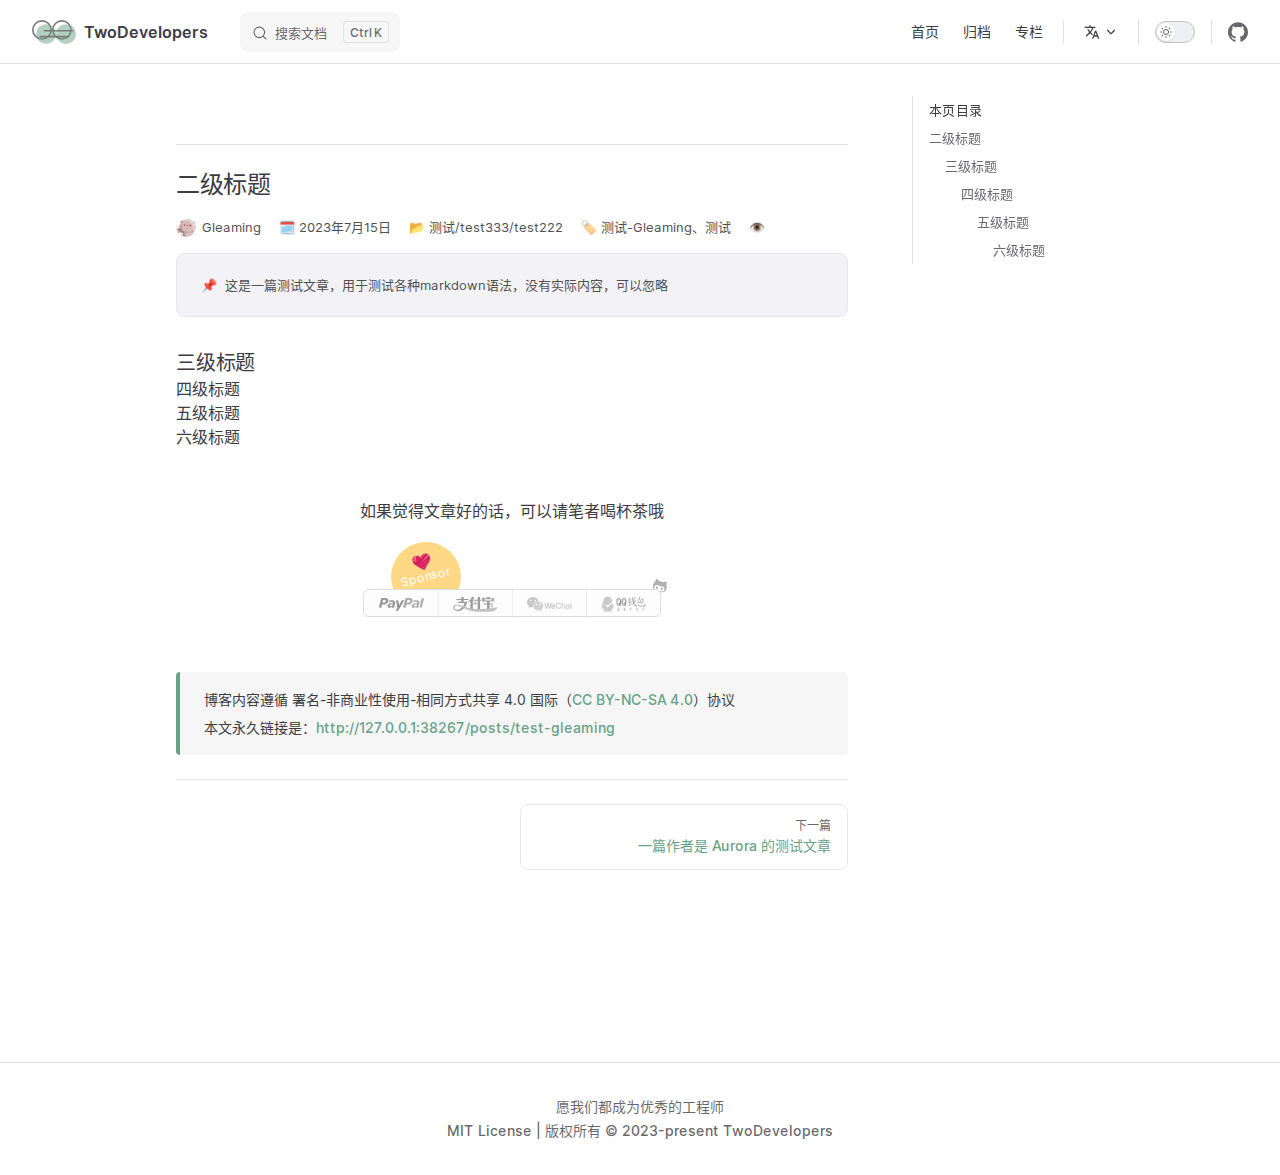
<file: posts/test-gleaming.html>
<!DOCTYPE html>
<html lang="zh-CN" dir="ltr">
  <head>
    <meta charset="utf-8">
    <meta name="viewport" content="width=device-width,initial-scale=1">
    <title>一篇作者是 Gleaming 的测试文章 | TwoDevelopers</title>
    <meta name="description" content="这是一篇测试文章，用于测试各种markdown语法，没有实际内容，可以忽略">
    <link rel="preload stylesheet" href="/assets/style.5f1093d1.css" as="style">
    
    <script type="module" src="/assets/app.69d45b34.js"></script>
    <link rel="preload" href="/assets/inter-roman-latin.2ed14f66.woff2" as="font" type="font/woff2" crossorigin="">
    <link rel="modulepreload" href="/assets/chunks/framework.1fa4dfe2.js">
    <link rel="modulepreload" href="/assets/chunks/theme.658b0781.js">
    <link rel="modulepreload" href="/assets/posts_test-gleaming.md.18933482.lean.js">
    <link rel="icon" type="image/x-icon" href="/logo/logo.svg">
    <meta name="referrer" content="no-referrer-when-downgrade">
    <script id="check-dark-mode">(()=>{const e=localStorage.getItem("vitepress-theme-appearance")||"auto",a=window.matchMedia("(prefers-color-scheme: dark)").matches;(!e||e==="auto"?a:e==="dark")&&document.documentElement.classList.add("dark")})();</script>
    <script id="check-mac-os">document.documentElement.classList.toggle("mac",/Mac|iPhone|iPod|iPad/i.test(navigator.platform));</script>
  </head>
  <body>
    <div id="app"><div class="Layout" data-v-5a346dfe><!--[--><!--]--><!--[--><span tabindex="-1" data-v-0f60ec36></span><a href="#VPContent" class="VPSkipLink visually-hidden" data-v-0f60ec36> Skip to content </a><!--]--><!----><header class="VPNav" data-v-5a346dfe data-v-ae24b3ad><div class="VPNavBar" data-v-ae24b3ad data-v-a0fd61f4><div class="container" data-v-a0fd61f4><div class="title" data-v-a0fd61f4><div class="VPNavBarTitle" data-v-a0fd61f4 data-v-86d1bed8><a class="title" href="/" data-v-86d1bed8><!--[--><!--]--><!--[--><img class="VPImage logo" src="/logo/logo.svg" alt data-v-8426fc1a><!--]--><!--[-->TwoDevelopers<!--]--><!--[--><!--]--></a></div></div><div class="content" data-v-a0fd61f4><div class="curtain" data-v-a0fd61f4></div><div class="content-body" data-v-a0fd61f4><!--[--><!--]--><div class="VPNavBarSearch search" data-v-a0fd61f4><!--[--><!----><div id="local-search"><button type="button" class="DocSearch DocSearch-Button" aria-label="Search"><span class="DocSearch-Button-Container"><svg class="DocSearch-Search-Icon" width="20" height="20" viewBox="0 0 20 20" aria-label="search icon"><path d="M14.386 14.386l4.0877 4.0877-4.0877-4.0877c-2.9418 2.9419-7.7115 2.9419-10.6533 0-2.9419-2.9418-2.9419-7.7115 0-10.6533 2.9418-2.9419 7.7115-2.9419 10.6533 0 2.9419 2.9418 2.9419 7.7115 0 10.6533z" stroke="currentColor" fill="none" fill-rule="evenodd" stroke-linecap="round" stroke-linejoin="round"></path></svg><span class="DocSearch-Button-Placeholder">搜索文档</span></span><span class="DocSearch-Button-Keys"><kbd class="DocSearch-Button-Key"></kbd><kbd class="DocSearch-Button-Key">K</kbd></span></button></div><!--]--></div><nav aria-labelledby="main-nav-aria-label" class="VPNavBarMenu menu" data-v-a0fd61f4 data-v-7f418b0f><span id="main-nav-aria-label" class="visually-hidden" data-v-7f418b0f>Main Navigation</span><!--[--><!--[--><a class="VPLink link VPNavBarMenuLink" href="/" tabindex="0" data-v-7f418b0f data-v-42ef59de><!--[--><span data-v-42ef59de>首页</span><!--]--></a><!--]--><!--[--><a class="VPLink link VPNavBarMenuLink" href="/archive" tabindex="0" data-v-7f418b0f data-v-42ef59de><!--[--><span data-v-42ef59de>归档</span><!--]--></a><!--]--><!--[--><a class="VPLink link VPNavBarMenuLink" href="/column" tabindex="0" data-v-7f418b0f data-v-42ef59de><!--[--><span data-v-42ef59de>专栏</span><!--]--></a><!--]--><!--]--></nav><div class="VPFlyout VPNavBarTranslations translations" data-v-a0fd61f4 data-v-74abcbb9 data-v-9c007e85><button type="button" class="button" aria-haspopup="true" aria-expanded="false" aria-label="Change language" data-v-9c007e85><span class="text" data-v-9c007e85><svg xmlns="http://www.w3.org/2000/svg" aria-hidden="true" focusable="false" viewbox="0 0 24 24" class="option-icon" data-v-9c007e85><path d="M0 0h24v24H0z" fill="none"></path><path d=" M12.87 15.07l-2.54-2.51.03-.03c1.74-1.94 2.98-4.17 3.71-6.53H17V4h-7V2H8v2H1v1.99h11.17C11.5 7.92 10.44 9.75 9 11.35 8.07 10.32 7.3 9.19 6.69 8h-2c.73 1.63 1.73 3.17 2.98 4.56l-5.09 5.02L4 19l5-5 3.11 3.11.76-2.04zM18.5 10h-2L12 22h2l1.12-3h4.75L21 22h2l-4.5-12zm-2.62 7l1.62-4.33L19.12 17h-3.24z " class="css-c4d79v"></path></svg><!----><svg xmlns="http://www.w3.org/2000/svg" aria-hidden="true" focusable="false" viewbox="0 0 24 24" class="text-icon" data-v-9c007e85><path d="M12,16c-0.3,0-0.5-0.1-0.7-0.3l-6-6c-0.4-0.4-0.4-1,0-1.4s1-0.4,1.4,0l5.3,5.3l5.3-5.3c0.4-0.4,1-0.4,1.4,0s0.4,1,0,1.4l-6,6C12.5,15.9,12.3,16,12,16z"></path></svg></span></button><div class="menu" data-v-9c007e85><div class="VPMenu" data-v-9c007e85 data-v-e7ea1737><!----><!--[--><!--[--><div class="items" data-v-74abcbb9><p class="title" data-v-74abcbb9>简体中文</p><!--[--><div class="VPMenuLink" data-v-74abcbb9 data-v-43f1e123><a class="VPLink link" href="/en/posts/test-gleaming" data-v-43f1e123><!--[-->English<!--]--></a></div><!--]--></div><!--]--><!--]--></div></div></div><div class="VPNavBarAppearance appearance" data-v-a0fd61f4 data-v-e6aabb21><button class="VPSwitch VPSwitchAppearance" type="button" role="switch" title="toggle dark mode" aria-checked="false" data-v-e6aabb21 data-v-ce54a7d1 data-v-b1685198><span class="check" data-v-b1685198><span class="icon" data-v-b1685198><!--[--><svg xmlns="http://www.w3.org/2000/svg" aria-hidden="true" focusable="false" viewbox="0 0 24 24" class="sun" data-v-ce54a7d1><path d="M12,18c-3.3,0-6-2.7-6-6s2.7-6,6-6s6,2.7,6,6S15.3,18,12,18zM12,8c-2.2,0-4,1.8-4,4c0,2.2,1.8,4,4,4c2.2,0,4-1.8,4-4C16,9.8,14.2,8,12,8z"></path><path d="M12,4c-0.6,0-1-0.4-1-1V1c0-0.6,0.4-1,1-1s1,0.4,1,1v2C13,3.6,12.6,4,12,4z"></path><path d="M12,24c-0.6,0-1-0.4-1-1v-2c0-0.6,0.4-1,1-1s1,0.4,1,1v2C13,23.6,12.6,24,12,24z"></path><path d="M5.6,6.6c-0.3,0-0.5-0.1-0.7-0.3L3.5,4.9c-0.4-0.4-0.4-1,0-1.4s1-0.4,1.4,0l1.4,1.4c0.4,0.4,0.4,1,0,1.4C6.2,6.5,5.9,6.6,5.6,6.6z"></path><path d="M19.8,20.8c-0.3,0-0.5-0.1-0.7-0.3l-1.4-1.4c-0.4-0.4-0.4-1,0-1.4s1-0.4,1.4,0l1.4,1.4c0.4,0.4,0.4,1,0,1.4C20.3,20.7,20,20.8,19.8,20.8z"></path><path d="M3,13H1c-0.6,0-1-0.4-1-1s0.4-1,1-1h2c0.6,0,1,0.4,1,1S3.6,13,3,13z"></path><path d="M23,13h-2c-0.6,0-1-0.4-1-1s0.4-1,1-1h2c0.6,0,1,0.4,1,1S23.6,13,23,13z"></path><path d="M4.2,20.8c-0.3,0-0.5-0.1-0.7-0.3c-0.4-0.4-0.4-1,0-1.4l1.4-1.4c0.4-0.4,1-0.4,1.4,0s0.4,1,0,1.4l-1.4,1.4C4.7,20.7,4.5,20.8,4.2,20.8z"></path><path d="M18.4,6.6c-0.3,0-0.5-0.1-0.7-0.3c-0.4-0.4-0.4-1,0-1.4l1.4-1.4c0.4-0.4,1-0.4,1.4,0s0.4,1,0,1.4l-1.4,1.4C18.9,6.5,18.6,6.6,18.4,6.6z"></path></svg><svg xmlns="http://www.w3.org/2000/svg" aria-hidden="true" focusable="false" viewbox="0 0 24 24" class="moon" data-v-ce54a7d1><path d="M12.1,22c-0.3,0-0.6,0-0.9,0c-5.5-0.5-9.5-5.4-9-10.9c0.4-4.8,4.2-8.6,9-9c0.4,0,0.8,0.2,1,0.5c0.2,0.3,0.2,0.8-0.1,1.1c-2,2.7-1.4,6.4,1.3,8.4c2.1,1.6,5,1.6,7.1,0c0.3-0.2,0.7-0.3,1.1-0.1c0.3,0.2,0.5,0.6,0.5,1c-0.2,2.7-1.5,5.1-3.6,6.8C16.6,21.2,14.4,22,12.1,22zM9.3,4.4c-2.9,1-5,3.6-5.2,6.8c-0.4,4.4,2.8,8.3,7.2,8.7c2.1,0.2,4.2-0.4,5.8-1.8c1.1-0.9,1.9-2.1,2.4-3.4c-2.5,0.9-5.3,0.5-7.5-1.1C9.2,11.4,8.1,7.7,9.3,4.4z"></path></svg><!--]--></span></span></button></div><div class="VPSocialLinks VPNavBarSocialLinks social-links" data-v-a0fd61f4 data-v-0394ad82 data-v-7bc22406><!--[--><a class="VPSocialLink no-icon" href="https://github.com/twodevelopers1001" aria-label="github" target="_blank" rel="noopener" data-v-7bc22406 data-v-f80f8133><svg role="img" viewBox="0 0 24 24" xmlns="http://www.w3.org/2000/svg"><title>GitHub</title><path d="M12 .297c-6.63 0-12 5.373-12 12 0 5.303 3.438 9.8 8.205 11.385.6.113.82-.258.82-.577 0-.285-.01-1.04-.015-2.04-3.338.724-4.042-1.61-4.042-1.61C4.422 18.07 3.633 17.7 3.633 17.7c-1.087-.744.084-.729.084-.729 1.205.084 1.838 1.236 1.838 1.236 1.07 1.835 2.809 1.305 3.495.998.108-.776.417-1.305.76-1.605-2.665-.3-5.466-1.332-5.466-5.93 0-1.31.465-2.38 1.235-3.22-.135-.303-.54-1.523.105-3.176 0 0 1.005-.322 3.3 1.23.96-.267 1.98-.399 3-.405 1.02.006 2.04.138 3 .405 2.28-1.552 3.285-1.23 3.285-1.23.645 1.653.24 2.873.12 3.176.765.84 1.23 1.91 1.23 3.22 0 4.61-2.805 5.625-5.475 5.92.42.36.81 1.096.81 2.22 0 1.606-.015 2.896-.015 3.286 0 .315.21.69.825.57C20.565 22.092 24 17.592 24 12.297c0-6.627-5.373-12-12-12"/></svg></a><!--]--></div><div class="VPFlyout VPNavBarExtra extra" data-v-a0fd61f4 data-v-40855f84 data-v-9c007e85><button type="button" class="button" aria-haspopup="true" aria-expanded="false" aria-label="extra navigation" data-v-9c007e85><svg xmlns="http://www.w3.org/2000/svg" aria-hidden="true" focusable="false" viewbox="0 0 24 24" class="icon" data-v-9c007e85><circle cx="12" cy="12" r="2"></circle><circle cx="19" cy="12" r="2"></circle><circle cx="5" cy="12" r="2"></circle></svg></button><div class="menu" data-v-9c007e85><div class="VPMenu" data-v-9c007e85 data-v-e7ea1737><!----><!--[--><!--[--><div class="group translations" data-v-40855f84><p class="trans-title" data-v-40855f84>简体中文</p><!--[--><div class="VPMenuLink" data-v-40855f84 data-v-43f1e123><a class="VPLink link" href="/en/posts/test-gleaming" data-v-43f1e123><!--[-->English<!--]--></a></div><!--]--></div><div class="group" data-v-40855f84><div class="item appearance" data-v-40855f84><p class="label" data-v-40855f84>外观</p><div class="appearance-action" data-v-40855f84><button class="VPSwitch VPSwitchAppearance" type="button" role="switch" title="toggle dark mode" aria-checked="false" data-v-40855f84 data-v-ce54a7d1 data-v-b1685198><span class="check" data-v-b1685198><span class="icon" data-v-b1685198><!--[--><svg xmlns="http://www.w3.org/2000/svg" aria-hidden="true" focusable="false" viewbox="0 0 24 24" class="sun" data-v-ce54a7d1><path d="M12,18c-3.3,0-6-2.7-6-6s2.7-6,6-6s6,2.7,6,6S15.3,18,12,18zM12,8c-2.2,0-4,1.8-4,4c0,2.2,1.8,4,4,4c2.2,0,4-1.8,4-4C16,9.8,14.2,8,12,8z"></path><path d="M12,4c-0.6,0-1-0.4-1-1V1c0-0.6,0.4-1,1-1s1,0.4,1,1v2C13,3.6,12.6,4,12,4z"></path><path d="M12,24c-0.6,0-1-0.4-1-1v-2c0-0.6,0.4-1,1-1s1,0.4,1,1v2C13,23.6,12.6,24,12,24z"></path><path d="M5.6,6.6c-0.3,0-0.5-0.1-0.7-0.3L3.5,4.9c-0.4-0.4-0.4-1,0-1.4s1-0.4,1.4,0l1.4,1.4c0.4,0.4,0.4,1,0,1.4C6.2,6.5,5.9,6.6,5.6,6.6z"></path><path d="M19.8,20.8c-0.3,0-0.5-0.1-0.7-0.3l-1.4-1.4c-0.4-0.4-0.4-1,0-1.4s1-0.4,1.4,0l1.4,1.4c0.4,0.4,0.4,1,0,1.4C20.3,20.7,20,20.8,19.8,20.8z"></path><path d="M3,13H1c-0.6,0-1-0.4-1-1s0.4-1,1-1h2c0.6,0,1,0.4,1,1S3.6,13,3,13z"></path><path d="M23,13h-2c-0.6,0-1-0.4-1-1s0.4-1,1-1h2c0.6,0,1,0.4,1,1S23.6,13,23,13z"></path><path d="M4.2,20.8c-0.3,0-0.5-0.1-0.7-0.3c-0.4-0.4-0.4-1,0-1.4l1.4-1.4c0.4-0.4,1-0.4,1.4,0s0.4,1,0,1.4l-1.4,1.4C4.7,20.7,4.5,20.8,4.2,20.8z"></path><path d="M18.4,6.6c-0.3,0-0.5-0.1-0.7-0.3c-0.4-0.4-0.4-1,0-1.4l1.4-1.4c0.4-0.4,1-0.4,1.4,0s0.4,1,0,1.4l-1.4,1.4C18.9,6.5,18.6,6.6,18.4,6.6z"></path></svg><svg xmlns="http://www.w3.org/2000/svg" aria-hidden="true" focusable="false" viewbox="0 0 24 24" class="moon" data-v-ce54a7d1><path d="M12.1,22c-0.3,0-0.6,0-0.9,0c-5.5-0.5-9.5-5.4-9-10.9c0.4-4.8,4.2-8.6,9-9c0.4,0,0.8,0.2,1,0.5c0.2,0.3,0.2,0.8-0.1,1.1c-2,2.7-1.4,6.4,1.3,8.4c2.1,1.6,5,1.6,7.1,0c0.3-0.2,0.7-0.3,1.1-0.1c0.3,0.2,0.5,0.6,0.5,1c-0.2,2.7-1.5,5.1-3.6,6.8C16.6,21.2,14.4,22,12.1,22zM9.3,4.4c-2.9,1-5,3.6-5.2,6.8c-0.4,4.4,2.8,8.3,7.2,8.7c2.1,0.2,4.2-0.4,5.8-1.8c1.1-0.9,1.9-2.1,2.4-3.4c-2.5,0.9-5.3,0.5-7.5-1.1C9.2,11.4,8.1,7.7,9.3,4.4z"></path></svg><!--]--></span></span></button></div></div></div><div class="group" data-v-40855f84><div class="item social-links" data-v-40855f84><div class="VPSocialLinks social-links-list" data-v-40855f84 data-v-7bc22406><!--[--><a class="VPSocialLink no-icon" href="https://github.com/twodevelopers1001" aria-label="github" target="_blank" rel="noopener" data-v-7bc22406 data-v-f80f8133><svg role="img" viewBox="0 0 24 24" xmlns="http://www.w3.org/2000/svg"><title>GitHub</title><path d="M12 .297c-6.63 0-12 5.373-12 12 0 5.303 3.438 9.8 8.205 11.385.6.113.82-.258.82-.577 0-.285-.01-1.04-.015-2.04-3.338.724-4.042-1.61-4.042-1.61C4.422 18.07 3.633 17.7 3.633 17.7c-1.087-.744.084-.729.084-.729 1.205.084 1.838 1.236 1.838 1.236 1.07 1.835 2.809 1.305 3.495.998.108-.776.417-1.305.76-1.605-2.665-.3-5.466-1.332-5.466-5.93 0-1.31.465-2.38 1.235-3.22-.135-.303-.54-1.523.105-3.176 0 0 1.005-.322 3.3 1.23.96-.267 1.98-.399 3-.405 1.02.006 2.04.138 3 .405 2.28-1.552 3.285-1.23 3.285-1.23.645 1.653.24 2.873.12 3.176.765.84 1.23 1.91 1.23 3.22 0 4.61-2.805 5.625-5.475 5.92.42.36.81 1.096.81 2.22 0 1.606-.015 2.896-.015 3.286 0 .315.21.69.825.57C20.565 22.092 24 17.592 24 12.297c0-6.627-5.373-12-12-12"/></svg></a><!--]--></div></div></div><!--]--><!--]--></div></div></div><!--[--><!--]--><button type="button" class="VPNavBarHamburger hamburger" aria-label="mobile navigation" aria-expanded="false" aria-controls="VPNavScreen" data-v-a0fd61f4 data-v-e5dd9c1c><span class="container" data-v-e5dd9c1c><span class="top" data-v-e5dd9c1c></span><span class="middle" data-v-e5dd9c1c></span><span class="bottom" data-v-e5dd9c1c></span></span></button></div></div></div></div><!----></header><div class="VPLocalNav fixed reached-top" data-v-5a346dfe data-v-79c8c1df><!----><div class="VPLocalNavOutlineDropdown" style="--vp-vh:0px;" data-v-79c8c1df data-v-1c15a60a><button data-v-1c15a60a>返回顶部</button><!----></div></div><!----><div class="VPContent" id="VPContent" data-v-5a346dfe data-v-669faec9><div class="VPDoc has-aside" data-v-669faec9 data-v-6b87e69f><!--[--><!--]--><div class="container" data-v-6b87e69f><div class="aside" data-v-6b87e69f><div class="aside-curtain" data-v-6b87e69f></div><div class="aside-container" data-v-6b87e69f><div class="aside-content" data-v-6b87e69f><div class="VPDocAside" data-v-6b87e69f data-v-3f215769><!--[--><!--]--><!--[--><!--]--><div class="VPDocAsideOutline" role="navigation" data-v-3f215769 data-v-d330b1bb><div class="content" data-v-d330b1bb><div class="outline-marker" data-v-d330b1bb></div><div class="outline-title" role="heading" aria-level="2" data-v-d330b1bb>本页目录</div><nav aria-labelledby="doc-outline-aria-label" data-v-d330b1bb><span class="visually-hidden" id="doc-outline-aria-label" data-v-d330b1bb> Table of Contents for current page </span><ul class="root" data-v-d330b1bb data-v-d0ee3533><!--[--><!--]--></ul></nav></div></div><!--[--><!--]--><div class="spacer" data-v-3f215769></div><!--[--><!--]--><!----><!--[--><!--]--><!--[--><!--]--></div></div></div></div><div class="content" data-v-6b87e69f><div class="content-container" data-v-6b87e69f><!--[--><!--]--><!----><main class="main" data-v-6b87e69f><div style="position:relative;" class="vp-doc _posts_test-gleaming" data-v-6b87e69f><div><h2 id="二级标题" tabindex="-1">二级标题 <a class="header-anchor" href="#二级标题" aria-label="Permalink to &quot;二级标题&quot;">​</a></h2><div class="page-info-wrapper" data-v-c4f7848e><div class="page-info" data-v-c4f7848e><a class="author" href="/archive?author=Gleaming" data-v-c4f7848e><img src="/author/gleaming.png" alt="avatar" data-v-c4f7848e> Gleaming</a><span class="date" data-v-c4f7848e>🗓️ 2023年7月15日</span><span class="category" data-v-c4f7848e> 📂 <!--[--><a href="/archive?category=测试" data-v-c4f7848e>测试</a><a href="/archive?category=测试%2Ftest333" data-v-c4f7848e>test333</a><a href="/archive?category=测试%2Ftest333%2Ftest222" data-v-c4f7848e>test222</a><!--]--></span><span class="tag" data-v-c4f7848e> 🏷 <!--[--><a href="/archive?tag=测试-Gleaming" data-v-c4f7848e>测试-Gleaming</a><a href="/archive?tag=测试" data-v-c4f7848e>测试</a><!--]--></span><!----><span class="pv" data-v-c4f7848e> 👁 <span id="busuanzi_container_page_pv" data-v-c4f7848e><span id="busuanzi_value_page_pv" data-v-c4f7848e></span></span></span></div><p class="desc" data-v-c4f7848e>📌  这是一篇测试文章，用于测试各种markdown语法，没有实际内容，可以忽略</p></div><h3 id="三级标题" tabindex="-1">三级标题 <a class="header-anchor" href="#三级标题" aria-label="Permalink to &quot;三级标题&quot;">​</a></h3><h4 id="四级标题" tabindex="-1">四级标题 <a class="header-anchor" href="#四级标题" aria-label="Permalink to &quot;四级标题&quot;">​</a></h4><h5 id="五级标题" tabindex="-1">五级标题 <a class="header-anchor" href="#五级标题" aria-label="Permalink to &quot;五级标题&quot;">​</a></h5><h6 id="六级标题" tabindex="-1">六级标题 <a class="header-anchor" href="#六级标题" aria-label="Permalink to &quot;六级标题&quot;">​</a></h6><!--[--><div class="sponsor-wrapper" data-v-64ab7081><p class="title" data-v-64ab7081>如果觉得文章好的话，可以请笔者喝杯茶哦</p><div class="donate-wrapper" data-v-64ab7081><a href="https://github.com/twodevelopers1001" class="github-icon" data-v-64ab7081></a><div class="donate-text" data-v-64ab7081>Sponsor</div><ul class="donate-list" data-v-64ab7081><!--[--><li class="donate-item" style="background-image:url(/donate/paypal.svg);" data-v-64ab7081></li><li class="donate-item" style="background-image:url(/donate/alipay.svg);" data-v-64ab7081></li><li class="donate-item" style="background-image:url(/donate/wechat.svg);" data-v-64ab7081></li><li class="donate-item" style="background-image:url(/donate/qq.png);" data-v-64ab7081></li><!--]--></ul></div><!----></div><!----><div class="switch-page" data-v-f358213a><div class="pre-page-wrapper" data-v-f358213a><!----></div><div class="next-page-wrapper" data-v-f358213a><a class="next-page" href="/posts/test-aurora" data-v-f358213a><p class="tip" data-v-f358213a>下一篇</p><p class="title" data-v-f358213a>一篇作者是 Aurora 的测试文章</p></a></div></div><!--]--></div></div></main><footer class="VPDocFooter" data-v-6b87e69f data-v-ef5dee53><!--[--><!--]--><!----><!----></footer><!--[--><!--]--></div></div></div><!--[--><!--]--></div></div><footer class="VPFooter" data-v-5a346dfe data-v-e03eb2e1><div class="container" data-v-e03eb2e1><p class="message" data-v-e03eb2e1>愿我们都成为优秀的工程师</p><p class="copyright" data-v-e03eb2e1>MIT License | 版权所有 © 2023-present TwoDevelopers</p></div></footer><!--[--><!--]--></div></div>
    <script>window.__VP_HASH_MAP__=JSON.parse("{\"en_posts_test-aurora.md\":\"24f0d89f\",\"frontend-engineering_index.md\":\"1cd8c7a5\",\"index.md\":\"8ec6ccdb\",\"posts_test-aurora.md\":\"1534c4fb\",\"posts_test-gleaming.md\":\"18933482\",\"en_posts_test-gleaming.md\":\"0b0b6a57\",\"en_archive.md\":\"1599f615\",\"en_column.md\":\"04bd0a4d\",\"en_frontend-engineering_index.md\":\"97c2cf43\",\"en_index.md\":\"f16ed0d2\",\"column.md\":\"bca461e9\",\"archive.md\":\"513bde94\"}");window.__VP_SITE_DATA__=JSON.parse("{\"lang\":\"en-US\",\"dir\":\"ltr\",\"title\":\"TwoDevelopers\",\"description\":\"A VitePress site\",\"base\":\"/\",\"head\":[],\"appearance\":true,\"themeConfig\":{\"logo\":\"/logo/logo.svg\",\"search\":{\"provider\":\"local\"},\"socialLinks\":[{\"icon\":\"github\",\"link\":\"https://github.com/twodevelopers1001\"}],\"i18nRouting\":true,\"outline\":\"deep\"},\"locales\":{\"root\":{\"label\":\"简体中文\",\"lang\":\"zh-CN\",\"description\":\"TwoDevelopers是一个专注于技术领域的博客。我们致力于分享云原生、前端开发和区块链等领域的知识和经验。作为一名计算机专业的大学生、初级工程师或有志于进入计算机行业的程序员，您将在TwoDevelopers找到对您有价值的内容。我们的博客文章旨在提升读者的技术能力，为他们在云原生、前端开发和区块链等领域掌握关键技能提供支持。通过深入探讨这些技术领域的最新趋势、工具和最佳实践，我们希望能够帮助读者解决问题、增加见解，并在他们的职业发展道路上提供指导。无论您是初学者还是有经验的专业人士，TwoDevelopers都为您提供了一个学习、交流和分享的平台。立即访问TwoDevelopers，开启您的技术之旅！\",\"themeConfig\":{\"docFooter\":{\"prev\":\"上一篇\",\"next\":\"下一篇\"},\"sidebar\":{\"/frontend-engineering/\":[{\"text\":\"前端工程化从入门到进阶\",\"items\":[{\"text\":\"前言\",\"link\":\"/frontend-engineering/\"}]}]},\"nav\":[{\"text\":\"首页\",\"link\":\"/\"},{\"text\":\"归档\",\"link\":\"/archive\"},{\"text\":\"专栏\",\"link\":\"/column\"}],\"lastUpdatedText\":\"最近更新时间\",\"outlineTitle\":\"本页目录\",\"darkModeSwitchLabel\":\"外观\",\"search\":{\"provider\":\"local\",\"options\":{\"locales\":{\"root\":{\"translations\":{\"button\":{\"buttonText\":\"搜索文档\",\"buttonAriaLabel\":\"搜索文档\"},\"modal\":{\"noResultsText\":\"无法找到相关结果\",\"resetButtonTitle\":\"清除查询条件\",\"footer\":{\"selectText\":\"选择\",\"navigateText\":\"切换\",\"closeText\":\"关闭\"}}}}}}},\"returnToTopLabel\":\"返回顶部\",\"notFound\":{\"title\":\"页面未找到\",\"quote\":\"但如果你不改变方向，继续寻找，你可能最终会到达你正朝着的地方。\",\"linkLabel\":\"回到主页\",\"linkText\":\"带我回主页\"},\"footer\":{\"message\":\"愿我们都成为优秀的工程师\",\"copyright\":\"MIT License | 版权所有 © 2023-present TwoDevelopers\"},\"sidebarMenuLabel\":\"菜单\"}},\"en\":{\"label\":\"English\",\"lang\":\"en-US\",\"description\":\"TwoDevelopers is a technology-focused blog. We are dedicated to sharing knowledge and experiences in the fields of cloud native, front-end development, and blockchain. Whether you are a computer science student, a junior engineer, or an aspiring programmer looking to enter the computer industry, you will find valuable content on TwoDevelopers. Our blog articles aim to enhance readers' technical skills and provide support in mastering essential skills in cloud native, front-end development, and blockchain domains. By delving into the latest trends, tools, and best practices in these technical areas, we strive to help readers solve problems, gain insights, and provide guidance on their career paths. Whether you are a beginner or an experienced professional, TwoDevelopers offers you a platform for learning, exchanging ideas, and sharing knowledge. Visit TwoDevelopers now and embark on your technology journey!\",\"themeConfig\":{\"docFooter\":{\"prev\":\"Previous article\",\"next\":\"Next article\"},\"sidebar\":{\"/en/frontend-engineering/\":[{\"text\":\"Frontend Engineering from Beginner to Intermediate\",\"items\":[{\"text\":\"Introduction\",\"link\":\"/en/frontend-engineering/\"}]}]},\"nav\":[{\"text\":\"Home\",\"link\":\"/en/\"},{\"text\":\"Archive\",\"link\":\"/en/archive\"},{\"text\":\"Column\",\"link\":\"/en/column\"}],\"footer\":{\"message\":\"May we all become excellent engineers.\",\"copyright\":\"MIT License | Copyright © 2023-present TwoDevelopers\"}}}},\"scrollOffset\":90,\"cleanUrls\":true}");</script>
    
  </body>
</html>
</file>
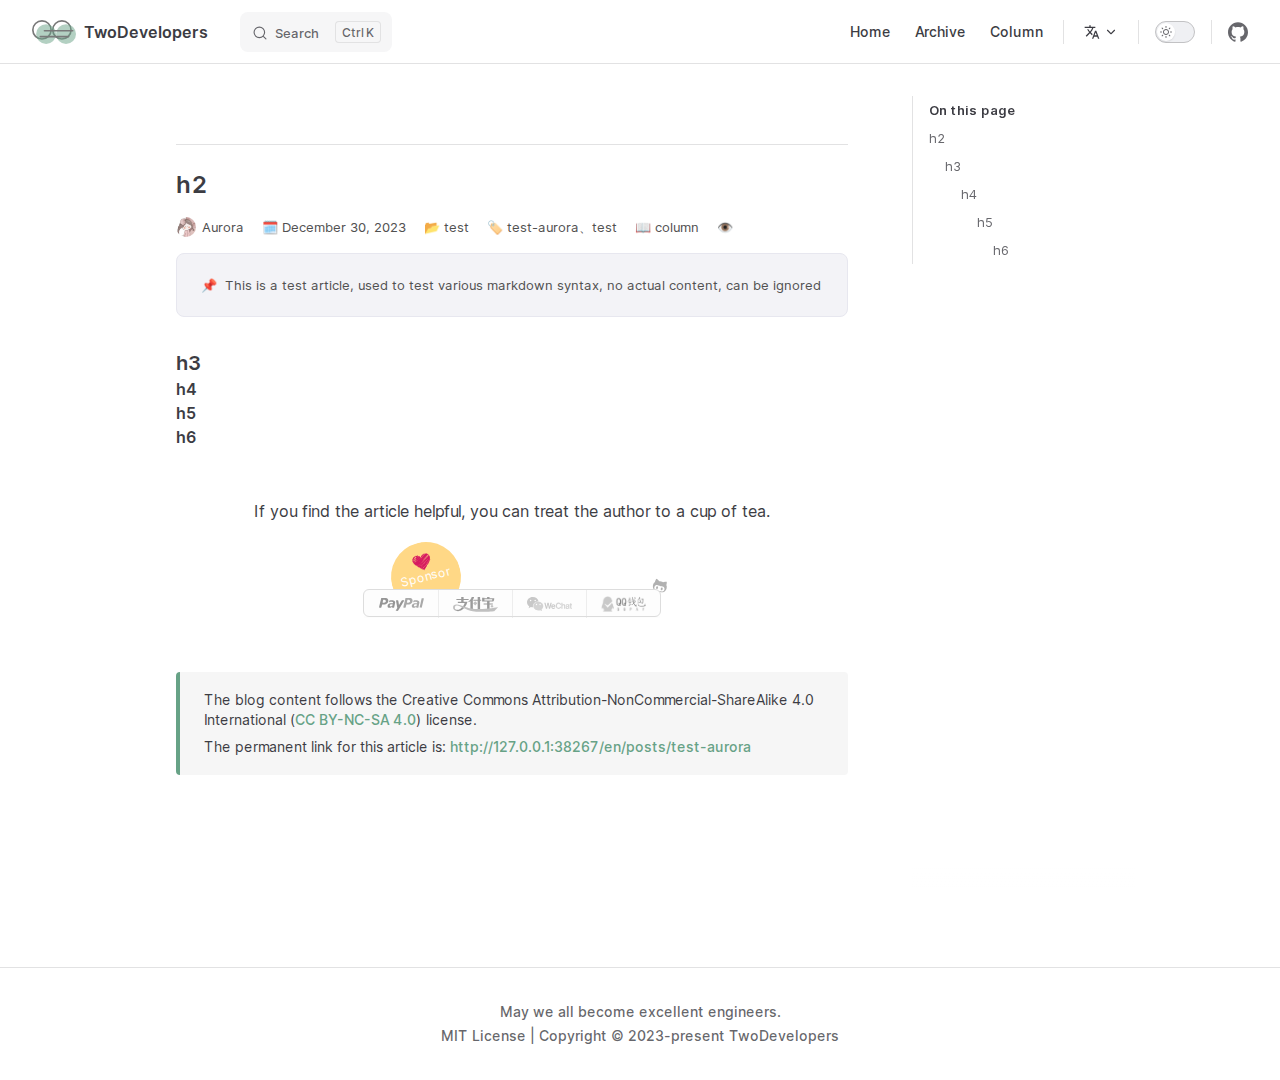
<file: en/posts/test-aurora.html>
<!DOCTYPE html>
<html lang="en-US" dir="ltr">
  <head>
    <meta charset="utf-8">
    <meta name="viewport" content="width=device-width,initial-scale=1">
    <title>A test article written by Aurora | TwoDevelopers</title>
    <meta name="description" content="This is a test article, used to test various markdown syntax, no actual content, can be ignored">
    <link rel="preload stylesheet" href="/assets/style.5f1093d1.css" as="style">
    
    <script type="module" src="/assets/app.69d45b34.js"></script>
    <link rel="preload" href="/assets/inter-roman-latin.2ed14f66.woff2" as="font" type="font/woff2" crossorigin="">
    <link rel="modulepreload" href="/assets/chunks/framework.1fa4dfe2.js">
    <link rel="modulepreload" href="/assets/chunks/theme.658b0781.js">
    <link rel="modulepreload" href="/assets/en_posts_test-aurora.md.24f0d89f.lean.js">
    <link rel="icon" type="image/x-icon" href="/logo/logo.svg">
    <meta name="referrer" content="no-referrer-when-downgrade">
    <script id="check-dark-mode">(()=>{const e=localStorage.getItem("vitepress-theme-appearance")||"auto",a=window.matchMedia("(prefers-color-scheme: dark)").matches;(!e||e==="auto"?a:e==="dark")&&document.documentElement.classList.add("dark")})();</script>
    <script id="check-mac-os">document.documentElement.classList.toggle("mac",/Mac|iPhone|iPod|iPad/i.test(navigator.platform));</script>
  </head>
  <body>
    <div id="app"><div class="Layout" data-v-5a346dfe><!--[--><!--]--><!--[--><span tabindex="-1" data-v-0f60ec36></span><a href="#VPContent" class="VPSkipLink visually-hidden" data-v-0f60ec36> Skip to content </a><!--]--><!----><header class="VPNav" data-v-5a346dfe data-v-ae24b3ad><div class="VPNavBar" data-v-ae24b3ad data-v-a0fd61f4><div class="container" data-v-a0fd61f4><div class="title" data-v-a0fd61f4><div class="VPNavBarTitle" data-v-a0fd61f4 data-v-86d1bed8><a class="title" href="/en/" data-v-86d1bed8><!--[--><!--]--><!--[--><img class="VPImage logo" src="/logo/logo.svg" alt data-v-8426fc1a><!--]--><!--[-->TwoDevelopers<!--]--><!--[--><!--]--></a></div></div><div class="content" data-v-a0fd61f4><div class="curtain" data-v-a0fd61f4></div><div class="content-body" data-v-a0fd61f4><!--[--><!--]--><div class="VPNavBarSearch search" data-v-a0fd61f4><!--[--><!----><div id="local-search"><button type="button" class="DocSearch DocSearch-Button" aria-label="Search"><span class="DocSearch-Button-Container"><svg class="DocSearch-Search-Icon" width="20" height="20" viewBox="0 0 20 20" aria-label="search icon"><path d="M14.386 14.386l4.0877 4.0877-4.0877-4.0877c-2.9418 2.9419-7.7115 2.9419-10.6533 0-2.9419-2.9418-2.9419-7.7115 0-10.6533 2.9418-2.9419 7.7115-2.9419 10.6533 0 2.9419 2.9418 2.9419 7.7115 0 10.6533z" stroke="currentColor" fill="none" fill-rule="evenodd" stroke-linecap="round" stroke-linejoin="round"></path></svg><span class="DocSearch-Button-Placeholder">Search</span></span><span class="DocSearch-Button-Keys"><kbd class="DocSearch-Button-Key"></kbd><kbd class="DocSearch-Button-Key">K</kbd></span></button></div><!--]--></div><nav aria-labelledby="main-nav-aria-label" class="VPNavBarMenu menu" data-v-a0fd61f4 data-v-7f418b0f><span id="main-nav-aria-label" class="visually-hidden" data-v-7f418b0f>Main Navigation</span><!--[--><!--[--><a class="VPLink link VPNavBarMenuLink" href="/en/" tabindex="0" data-v-7f418b0f data-v-42ef59de><!--[--><span data-v-42ef59de>Home</span><!--]--></a><!--]--><!--[--><a class="VPLink link VPNavBarMenuLink" href="/en/archive" tabindex="0" data-v-7f418b0f data-v-42ef59de><!--[--><span data-v-42ef59de>Archive</span><!--]--></a><!--]--><!--[--><a class="VPLink link VPNavBarMenuLink" href="/en/column" tabindex="0" data-v-7f418b0f data-v-42ef59de><!--[--><span data-v-42ef59de>Column</span><!--]--></a><!--]--><!--]--></nav><div class="VPFlyout VPNavBarTranslations translations" data-v-a0fd61f4 data-v-74abcbb9 data-v-9c007e85><button type="button" class="button" aria-haspopup="true" aria-expanded="false" aria-label="Change language" data-v-9c007e85><span class="text" data-v-9c007e85><svg xmlns="http://www.w3.org/2000/svg" aria-hidden="true" focusable="false" viewbox="0 0 24 24" class="option-icon" data-v-9c007e85><path d="M0 0h24v24H0z" fill="none"></path><path d=" M12.87 15.07l-2.54-2.51.03-.03c1.74-1.94 2.98-4.17 3.71-6.53H17V4h-7V2H8v2H1v1.99h11.17C11.5 7.92 10.44 9.75 9 11.35 8.07 10.32 7.3 9.19 6.69 8h-2c.73 1.63 1.73 3.17 2.98 4.56l-5.09 5.02L4 19l5-5 3.11 3.11.76-2.04zM18.5 10h-2L12 22h2l1.12-3h4.75L21 22h2l-4.5-12zm-2.62 7l1.62-4.33L19.12 17h-3.24z " class="css-c4d79v"></path></svg><!----><svg xmlns="http://www.w3.org/2000/svg" aria-hidden="true" focusable="false" viewbox="0 0 24 24" class="text-icon" data-v-9c007e85><path d="M12,16c-0.3,0-0.5-0.1-0.7-0.3l-6-6c-0.4-0.4-0.4-1,0-1.4s1-0.4,1.4,0l5.3,5.3l5.3-5.3c0.4-0.4,1-0.4,1.4,0s0.4,1,0,1.4l-6,6C12.5,15.9,12.3,16,12,16z"></path></svg></span></button><div class="menu" data-v-9c007e85><div class="VPMenu" data-v-9c007e85 data-v-e7ea1737><!----><!--[--><!--[--><div class="items" data-v-74abcbb9><p class="title" data-v-74abcbb9>English</p><!--[--><div class="VPMenuLink" data-v-74abcbb9 data-v-43f1e123><a class="VPLink link" href="/posts/test-aurora" data-v-43f1e123><!--[-->简体中文<!--]--></a></div><!--]--></div><!--]--><!--]--></div></div></div><div class="VPNavBarAppearance appearance" data-v-a0fd61f4 data-v-e6aabb21><button class="VPSwitch VPSwitchAppearance" type="button" role="switch" title="toggle dark mode" aria-checked="false" data-v-e6aabb21 data-v-ce54a7d1 data-v-b1685198><span class="check" data-v-b1685198><span class="icon" data-v-b1685198><!--[--><svg xmlns="http://www.w3.org/2000/svg" aria-hidden="true" focusable="false" viewbox="0 0 24 24" class="sun" data-v-ce54a7d1><path d="M12,18c-3.3,0-6-2.7-6-6s2.7-6,6-6s6,2.7,6,6S15.3,18,12,18zM12,8c-2.2,0-4,1.8-4,4c0,2.2,1.8,4,4,4c2.2,0,4-1.8,4-4C16,9.8,14.2,8,12,8z"></path><path d="M12,4c-0.6,0-1-0.4-1-1V1c0-0.6,0.4-1,1-1s1,0.4,1,1v2C13,3.6,12.6,4,12,4z"></path><path d="M12,24c-0.6,0-1-0.4-1-1v-2c0-0.6,0.4-1,1-1s1,0.4,1,1v2C13,23.6,12.6,24,12,24z"></path><path d="M5.6,6.6c-0.3,0-0.5-0.1-0.7-0.3L3.5,4.9c-0.4-0.4-0.4-1,0-1.4s1-0.4,1.4,0l1.4,1.4c0.4,0.4,0.4,1,0,1.4C6.2,6.5,5.9,6.6,5.6,6.6z"></path><path d="M19.8,20.8c-0.3,0-0.5-0.1-0.7-0.3l-1.4-1.4c-0.4-0.4-0.4-1,0-1.4s1-0.4,1.4,0l1.4,1.4c0.4,0.4,0.4,1,0,1.4C20.3,20.7,20,20.8,19.8,20.8z"></path><path d="M3,13H1c-0.6,0-1-0.4-1-1s0.4-1,1-1h2c0.6,0,1,0.4,1,1S3.6,13,3,13z"></path><path d="M23,13h-2c-0.6,0-1-0.4-1-1s0.4-1,1-1h2c0.6,0,1,0.4,1,1S23.6,13,23,13z"></path><path d="M4.2,20.8c-0.3,0-0.5-0.1-0.7-0.3c-0.4-0.4-0.4-1,0-1.4l1.4-1.4c0.4-0.4,1-0.4,1.4,0s0.4,1,0,1.4l-1.4,1.4C4.7,20.7,4.5,20.8,4.2,20.8z"></path><path d="M18.4,6.6c-0.3,0-0.5-0.1-0.7-0.3c-0.4-0.4-0.4-1,0-1.4l1.4-1.4c0.4-0.4,1-0.4,1.4,0s0.4,1,0,1.4l-1.4,1.4C18.9,6.5,18.6,6.6,18.4,6.6z"></path></svg><svg xmlns="http://www.w3.org/2000/svg" aria-hidden="true" focusable="false" viewbox="0 0 24 24" class="moon" data-v-ce54a7d1><path d="M12.1,22c-0.3,0-0.6,0-0.9,0c-5.5-0.5-9.5-5.4-9-10.9c0.4-4.8,4.2-8.6,9-9c0.4,0,0.8,0.2,1,0.5c0.2,0.3,0.2,0.8-0.1,1.1c-2,2.7-1.4,6.4,1.3,8.4c2.1,1.6,5,1.6,7.1,0c0.3-0.2,0.7-0.3,1.1-0.1c0.3,0.2,0.5,0.6,0.5,1c-0.2,2.7-1.5,5.1-3.6,6.8C16.6,21.2,14.4,22,12.1,22zM9.3,4.4c-2.9,1-5,3.6-5.2,6.8c-0.4,4.4,2.8,8.3,7.2,8.7c2.1,0.2,4.2-0.4,5.8-1.8c1.1-0.9,1.9-2.1,2.4-3.4c-2.5,0.9-5.3,0.5-7.5-1.1C9.2,11.4,8.1,7.7,9.3,4.4z"></path></svg><!--]--></span></span></button></div><div class="VPSocialLinks VPNavBarSocialLinks social-links" data-v-a0fd61f4 data-v-0394ad82 data-v-7bc22406><!--[--><a class="VPSocialLink no-icon" href="https://github.com/twodevelopers1001" aria-label="github" target="_blank" rel="noopener" data-v-7bc22406 data-v-f80f8133><svg role="img" viewBox="0 0 24 24" xmlns="http://www.w3.org/2000/svg"><title>GitHub</title><path d="M12 .297c-6.63 0-12 5.373-12 12 0 5.303 3.438 9.8 8.205 11.385.6.113.82-.258.82-.577 0-.285-.01-1.04-.015-2.04-3.338.724-4.042-1.61-4.042-1.61C4.422 18.07 3.633 17.7 3.633 17.7c-1.087-.744.084-.729.084-.729 1.205.084 1.838 1.236 1.838 1.236 1.07 1.835 2.809 1.305 3.495.998.108-.776.417-1.305.76-1.605-2.665-.3-5.466-1.332-5.466-5.93 0-1.31.465-2.38 1.235-3.22-.135-.303-.54-1.523.105-3.176 0 0 1.005-.322 3.3 1.23.96-.267 1.98-.399 3-.405 1.02.006 2.04.138 3 .405 2.28-1.552 3.285-1.23 3.285-1.23.645 1.653.24 2.873.12 3.176.765.84 1.23 1.91 1.23 3.22 0 4.61-2.805 5.625-5.475 5.92.42.36.81 1.096.81 2.22 0 1.606-.015 2.896-.015 3.286 0 .315.21.69.825.57C20.565 22.092 24 17.592 24 12.297c0-6.627-5.373-12-12-12"/></svg></a><!--]--></div><div class="VPFlyout VPNavBarExtra extra" data-v-a0fd61f4 data-v-40855f84 data-v-9c007e85><button type="button" class="button" aria-haspopup="true" aria-expanded="false" aria-label="extra navigation" data-v-9c007e85><svg xmlns="http://www.w3.org/2000/svg" aria-hidden="true" focusable="false" viewbox="0 0 24 24" class="icon" data-v-9c007e85><circle cx="12" cy="12" r="2"></circle><circle cx="19" cy="12" r="2"></circle><circle cx="5" cy="12" r="2"></circle></svg></button><div class="menu" data-v-9c007e85><div class="VPMenu" data-v-9c007e85 data-v-e7ea1737><!----><!--[--><!--[--><div class="group translations" data-v-40855f84><p class="trans-title" data-v-40855f84>English</p><!--[--><div class="VPMenuLink" data-v-40855f84 data-v-43f1e123><a class="VPLink link" href="/posts/test-aurora" data-v-43f1e123><!--[-->简体中文<!--]--></a></div><!--]--></div><div class="group" data-v-40855f84><div class="item appearance" data-v-40855f84><p class="label" data-v-40855f84>Appearance</p><div class="appearance-action" data-v-40855f84><button class="VPSwitch VPSwitchAppearance" type="button" role="switch" title="toggle dark mode" aria-checked="false" data-v-40855f84 data-v-ce54a7d1 data-v-b1685198><span class="check" data-v-b1685198><span class="icon" data-v-b1685198><!--[--><svg xmlns="http://www.w3.org/2000/svg" aria-hidden="true" focusable="false" viewbox="0 0 24 24" class="sun" data-v-ce54a7d1><path d="M12,18c-3.3,0-6-2.7-6-6s2.7-6,6-6s6,2.7,6,6S15.3,18,12,18zM12,8c-2.2,0-4,1.8-4,4c0,2.2,1.8,4,4,4c2.2,0,4-1.8,4-4C16,9.8,14.2,8,12,8z"></path><path d="M12,4c-0.6,0-1-0.4-1-1V1c0-0.6,0.4-1,1-1s1,0.4,1,1v2C13,3.6,12.6,4,12,4z"></path><path d="M12,24c-0.6,0-1-0.4-1-1v-2c0-0.6,0.4-1,1-1s1,0.4,1,1v2C13,23.6,12.6,24,12,24z"></path><path d="M5.6,6.6c-0.3,0-0.5-0.1-0.7-0.3L3.5,4.9c-0.4-0.4-0.4-1,0-1.4s1-0.4,1.4,0l1.4,1.4c0.4,0.4,0.4,1,0,1.4C6.2,6.5,5.9,6.6,5.6,6.6z"></path><path d="M19.8,20.8c-0.3,0-0.5-0.1-0.7-0.3l-1.4-1.4c-0.4-0.4-0.4-1,0-1.4s1-0.4,1.4,0l1.4,1.4c0.4,0.4,0.4,1,0,1.4C20.3,20.7,20,20.8,19.8,20.8z"></path><path d="M3,13H1c-0.6,0-1-0.4-1-1s0.4-1,1-1h2c0.6,0,1,0.4,1,1S3.6,13,3,13z"></path><path d="M23,13h-2c-0.6,0-1-0.4-1-1s0.4-1,1-1h2c0.6,0,1,0.4,1,1S23.6,13,23,13z"></path><path d="M4.2,20.8c-0.3,0-0.5-0.1-0.7-0.3c-0.4-0.4-0.4-1,0-1.4l1.4-1.4c0.4-0.4,1-0.4,1.4,0s0.4,1,0,1.4l-1.4,1.4C4.7,20.7,4.5,20.8,4.2,20.8z"></path><path d="M18.4,6.6c-0.3,0-0.5-0.1-0.7-0.3c-0.4-0.4-0.4-1,0-1.4l1.4-1.4c0.4-0.4,1-0.4,1.4,0s0.4,1,0,1.4l-1.4,1.4C18.9,6.5,18.6,6.6,18.4,6.6z"></path></svg><svg xmlns="http://www.w3.org/2000/svg" aria-hidden="true" focusable="false" viewbox="0 0 24 24" class="moon" data-v-ce54a7d1><path d="M12.1,22c-0.3,0-0.6,0-0.9,0c-5.5-0.5-9.5-5.4-9-10.9c0.4-4.8,4.2-8.6,9-9c0.4,0,0.8,0.2,1,0.5c0.2,0.3,0.2,0.8-0.1,1.1c-2,2.7-1.4,6.4,1.3,8.4c2.1,1.6,5,1.6,7.1,0c0.3-0.2,0.7-0.3,1.1-0.1c0.3,0.2,0.5,0.6,0.5,1c-0.2,2.7-1.5,5.1-3.6,6.8C16.6,21.2,14.4,22,12.1,22zM9.3,4.4c-2.9,1-5,3.6-5.2,6.8c-0.4,4.4,2.8,8.3,7.2,8.7c2.1,0.2,4.2-0.4,5.8-1.8c1.1-0.9,1.9-2.1,2.4-3.4c-2.5,0.9-5.3,0.5-7.5-1.1C9.2,11.4,8.1,7.7,9.3,4.4z"></path></svg><!--]--></span></span></button></div></div></div><div class="group" data-v-40855f84><div class="item social-links" data-v-40855f84><div class="VPSocialLinks social-links-list" data-v-40855f84 data-v-7bc22406><!--[--><a class="VPSocialLink no-icon" href="https://github.com/twodevelopers1001" aria-label="github" target="_blank" rel="noopener" data-v-7bc22406 data-v-f80f8133><svg role="img" viewBox="0 0 24 24" xmlns="http://www.w3.org/2000/svg"><title>GitHub</title><path d="M12 .297c-6.63 0-12 5.373-12 12 0 5.303 3.438 9.8 8.205 11.385.6.113.82-.258.82-.577 0-.285-.01-1.04-.015-2.04-3.338.724-4.042-1.61-4.042-1.61C4.422 18.07 3.633 17.7 3.633 17.7c-1.087-.744.084-.729.084-.729 1.205.084 1.838 1.236 1.838 1.236 1.07 1.835 2.809 1.305 3.495.998.108-.776.417-1.305.76-1.605-2.665-.3-5.466-1.332-5.466-5.93 0-1.31.465-2.38 1.235-3.22-.135-.303-.54-1.523.105-3.176 0 0 1.005-.322 3.3 1.23.96-.267 1.98-.399 3-.405 1.02.006 2.04.138 3 .405 2.28-1.552 3.285-1.23 3.285-1.23.645 1.653.24 2.873.12 3.176.765.84 1.23 1.91 1.23 3.22 0 4.61-2.805 5.625-5.475 5.92.42.36.81 1.096.81 2.22 0 1.606-.015 2.896-.015 3.286 0 .315.21.69.825.57C20.565 22.092 24 17.592 24 12.297c0-6.627-5.373-12-12-12"/></svg></a><!--]--></div></div></div><!--]--><!--]--></div></div></div><!--[--><!--]--><button type="button" class="VPNavBarHamburger hamburger" aria-label="mobile navigation" aria-expanded="false" aria-controls="VPNavScreen" data-v-a0fd61f4 data-v-e5dd9c1c><span class="container" data-v-e5dd9c1c><span class="top" data-v-e5dd9c1c></span><span class="middle" data-v-e5dd9c1c></span><span class="bottom" data-v-e5dd9c1c></span></span></button></div></div></div></div><!----></header><div class="VPLocalNav fixed reached-top" data-v-5a346dfe data-v-79c8c1df><!----><div class="VPLocalNavOutlineDropdown" style="--vp-vh:0px;" data-v-79c8c1df data-v-1c15a60a><button data-v-1c15a60a>Return to top</button><!----></div></div><!----><div class="VPContent" id="VPContent" data-v-5a346dfe data-v-669faec9><div class="VPDoc has-aside" data-v-669faec9 data-v-6b87e69f><!--[--><!--]--><div class="container" data-v-6b87e69f><div class="aside" data-v-6b87e69f><div class="aside-curtain" data-v-6b87e69f></div><div class="aside-container" data-v-6b87e69f><div class="aside-content" data-v-6b87e69f><div class="VPDocAside" data-v-6b87e69f data-v-3f215769><!--[--><!--]--><!--[--><!--]--><div class="VPDocAsideOutline" role="navigation" data-v-3f215769 data-v-d330b1bb><div class="content" data-v-d330b1bb><div class="outline-marker" data-v-d330b1bb></div><div class="outline-title" role="heading" aria-level="2" data-v-d330b1bb>On this page</div><nav aria-labelledby="doc-outline-aria-label" data-v-d330b1bb><span class="visually-hidden" id="doc-outline-aria-label" data-v-d330b1bb> Table of Contents for current page </span><ul class="root" data-v-d330b1bb data-v-d0ee3533><!--[--><!--]--></ul></nav></div></div><!--[--><!--]--><div class="spacer" data-v-3f215769></div><!--[--><!--]--><!----><!--[--><!--]--><!--[--><!--]--></div></div></div></div><div class="content" data-v-6b87e69f><div class="content-container" data-v-6b87e69f><!--[--><!--]--><!----><main class="main" data-v-6b87e69f><div style="position:relative;" class="vp-doc _en_posts_test-aurora" data-v-6b87e69f><div><h2 id="h2" tabindex="-1">h2 <a class="header-anchor" href="#h2" aria-label="Permalink to &quot;h2&quot;">​</a></h2><div class="page-info-wrapper" data-v-c4f7848e><div class="page-info" data-v-c4f7848e><a class="author" href="/en/archive?author=Aurora" data-v-c4f7848e><img src="/author/aurora.png" alt="avatar" data-v-c4f7848e> Aurora</a><span class="date" data-v-c4f7848e>🗓️ December 30, 2023</span><span class="category" data-v-c4f7848e> 📂 <!--[--><a href="/en/archive?category=test" data-v-c4f7848e>test</a><!--]--></span><span class="tag" data-v-c4f7848e> 🏷 <!--[--><a href="/en/archive?tag=test-aurora" data-v-c4f7848e>test-aurora</a><a href="/en/archive?tag=test" data-v-c4f7848e>test</a><!--]--></span><span class="column" data-v-c4f7848e> 📖 <a href="/en/archive?column=column" data-v-c4f7848e>column</a></span><span class="pv" data-v-c4f7848e> 👁 <span id="busuanzi_container_page_pv" data-v-c4f7848e><span id="busuanzi_value_page_pv" data-v-c4f7848e></span></span></span></div><p class="desc" data-v-c4f7848e>📌  This is a test article, used to test various markdown syntax, no actual content, can be ignored</p></div><h3 id="h3" tabindex="-1">h3 <a class="header-anchor" href="#h3" aria-label="Permalink to &quot;h3&quot;">​</a></h3><h4 id="h4" tabindex="-1">h4 <a class="header-anchor" href="#h4" aria-label="Permalink to &quot;h4&quot;">​</a></h4><h5 id="h5" tabindex="-1">h5 <a class="header-anchor" href="#h5" aria-label="Permalink to &quot;h5&quot;">​</a></h5><h6 id="h6" tabindex="-1">h6 <a class="header-anchor" href="#h6" aria-label="Permalink to &quot;h6&quot;">​</a></h6><!--[--><div class="sponsor-wrapper" data-v-64ab7081><p class="title" data-v-64ab7081>If you find the article helpful, you can treat the author to a cup of tea.</p><div class="donate-wrapper" data-v-64ab7081><a href="https://github.com/twodevelopers1001" class="github-icon" data-v-64ab7081></a><div class="donate-text" data-v-64ab7081>Sponsor</div><ul class="donate-list" data-v-64ab7081><!--[--><li class="donate-item" style="background-image:url(/donate/paypal.svg);" data-v-64ab7081></li><li class="donate-item" style="background-image:url(/donate/alipay.svg);" data-v-64ab7081></li><li class="donate-item" style="background-image:url(/donate/wechat.svg);" data-v-64ab7081></li><li class="donate-item" style="background-image:url(/donate/qq.png);" data-v-64ab7081></li><!--]--></ul></div><!----></div><!----><!----><!--]--></div></div></main><footer class="VPDocFooter" data-v-6b87e69f data-v-ef5dee53><!--[--><!--]--><!----><!----></footer><!--[--><!--]--></div></div></div><!--[--><!--]--></div></div><footer class="VPFooter" data-v-5a346dfe data-v-e03eb2e1><div class="container" data-v-e03eb2e1><p class="message" data-v-e03eb2e1>May we all become excellent engineers.</p><p class="copyright" data-v-e03eb2e1>MIT License | Copyright © 2023-present TwoDevelopers</p></div></footer><!--[--><!--]--></div></div>
    <script>window.__VP_HASH_MAP__=JSON.parse("{\"en_posts_test-aurora.md\":\"24f0d89f\",\"frontend-engineering_index.md\":\"1cd8c7a5\",\"index.md\":\"8ec6ccdb\",\"posts_test-aurora.md\":\"1534c4fb\",\"posts_test-gleaming.md\":\"18933482\",\"en_posts_test-gleaming.md\":\"0b0b6a57\",\"en_archive.md\":\"1599f615\",\"en_column.md\":\"04bd0a4d\",\"en_frontend-engineering_index.md\":\"97c2cf43\",\"en_index.md\":\"f16ed0d2\",\"column.md\":\"bca461e9\",\"archive.md\":\"513bde94\"}");window.__VP_SITE_DATA__=JSON.parse("{\"lang\":\"en-US\",\"dir\":\"ltr\",\"title\":\"TwoDevelopers\",\"description\":\"A VitePress site\",\"base\":\"/\",\"head\":[],\"appearance\":true,\"themeConfig\":{\"logo\":\"/logo/logo.svg\",\"search\":{\"provider\":\"local\"},\"socialLinks\":[{\"icon\":\"github\",\"link\":\"https://github.com/twodevelopers1001\"}],\"i18nRouting\":true,\"outline\":\"deep\"},\"locales\":{\"root\":{\"label\":\"简体中文\",\"lang\":\"zh-CN\",\"description\":\"TwoDevelopers是一个专注于技术领域的博客。我们致力于分享云原生、前端开发和区块链等领域的知识和经验。作为一名计算机专业的大学生、初级工程师或有志于进入计算机行业的程序员，您将在TwoDevelopers找到对您有价值的内容。我们的博客文章旨在提升读者的技术能力，为他们在云原生、前端开发和区块链等领域掌握关键技能提供支持。通过深入探讨这些技术领域的最新趋势、工具和最佳实践，我们希望能够帮助读者解决问题、增加见解，并在他们的职业发展道路上提供指导。无论您是初学者还是有经验的专业人士，TwoDevelopers都为您提供了一个学习、交流和分享的平台。立即访问TwoDevelopers，开启您的技术之旅！\",\"themeConfig\":{\"docFooter\":{\"prev\":\"上一篇\",\"next\":\"下一篇\"},\"sidebar\":{\"/frontend-engineering/\":[{\"text\":\"前端工程化从入门到进阶\",\"items\":[{\"text\":\"前言\",\"link\":\"/frontend-engineering/\"}]}]},\"nav\":[{\"text\":\"首页\",\"link\":\"/\"},{\"text\":\"归档\",\"link\":\"/archive\"},{\"text\":\"专栏\",\"link\":\"/column\"}],\"lastUpdatedText\":\"最近更新时间\",\"outlineTitle\":\"本页目录\",\"darkModeSwitchLabel\":\"外观\",\"search\":{\"provider\":\"local\",\"options\":{\"locales\":{\"root\":{\"translations\":{\"button\":{\"buttonText\":\"搜索文档\",\"buttonAriaLabel\":\"搜索文档\"},\"modal\":{\"noResultsText\":\"无法找到相关结果\",\"resetButtonTitle\":\"清除查询条件\",\"footer\":{\"selectText\":\"选择\",\"navigateText\":\"切换\",\"closeText\":\"关闭\"}}}}}}},\"returnToTopLabel\":\"返回顶部\",\"notFound\":{\"title\":\"页面未找到\",\"quote\":\"但如果你不改变方向，继续寻找，你可能最终会到达你正朝着的地方。\",\"linkLabel\":\"回到主页\",\"linkText\":\"带我回主页\"},\"footer\":{\"message\":\"愿我们都成为优秀的工程师\",\"copyright\":\"MIT License | 版权所有 © 2023-present TwoDevelopers\"},\"sidebarMenuLabel\":\"菜单\"}},\"en\":{\"label\":\"English\",\"lang\":\"en-US\",\"description\":\"TwoDevelopers is a technology-focused blog. We are dedicated to sharing knowledge and experiences in the fields of cloud native, front-end development, and blockchain. Whether you are a computer science student, a junior engineer, or an aspiring programmer looking to enter the computer industry, you will find valuable content on TwoDevelopers. Our blog articles aim to enhance readers' technical skills and provide support in mastering essential skills in cloud native, front-end development, and blockchain domains. By delving into the latest trends, tools, and best practices in these technical areas, we strive to help readers solve problems, gain insights, and provide guidance on their career paths. Whether you are a beginner or an experienced professional, TwoDevelopers offers you a platform for learning, exchanging ideas, and sharing knowledge. Visit TwoDevelopers now and embark on your technology journey!\",\"themeConfig\":{\"docFooter\":{\"prev\":\"Previous article\",\"next\":\"Next article\"},\"sidebar\":{\"/en/frontend-engineering/\":[{\"text\":\"Frontend Engineering from Beginner to Intermediate\",\"items\":[{\"text\":\"Introduction\",\"link\":\"/en/frontend-engineering/\"}]}]},\"nav\":[{\"text\":\"Home\",\"link\":\"/en/\"},{\"text\":\"Archive\",\"link\":\"/en/archive\"},{\"text\":\"Column\",\"link\":\"/en/column\"}],\"footer\":{\"message\":\"May we all become excellent engineers.\",\"copyright\":\"MIT License | Copyright © 2023-present TwoDevelopers\"}}}},\"scrollOffset\":90,\"cleanUrls\":true}");</script>
    
  </body>
</html>
</file>
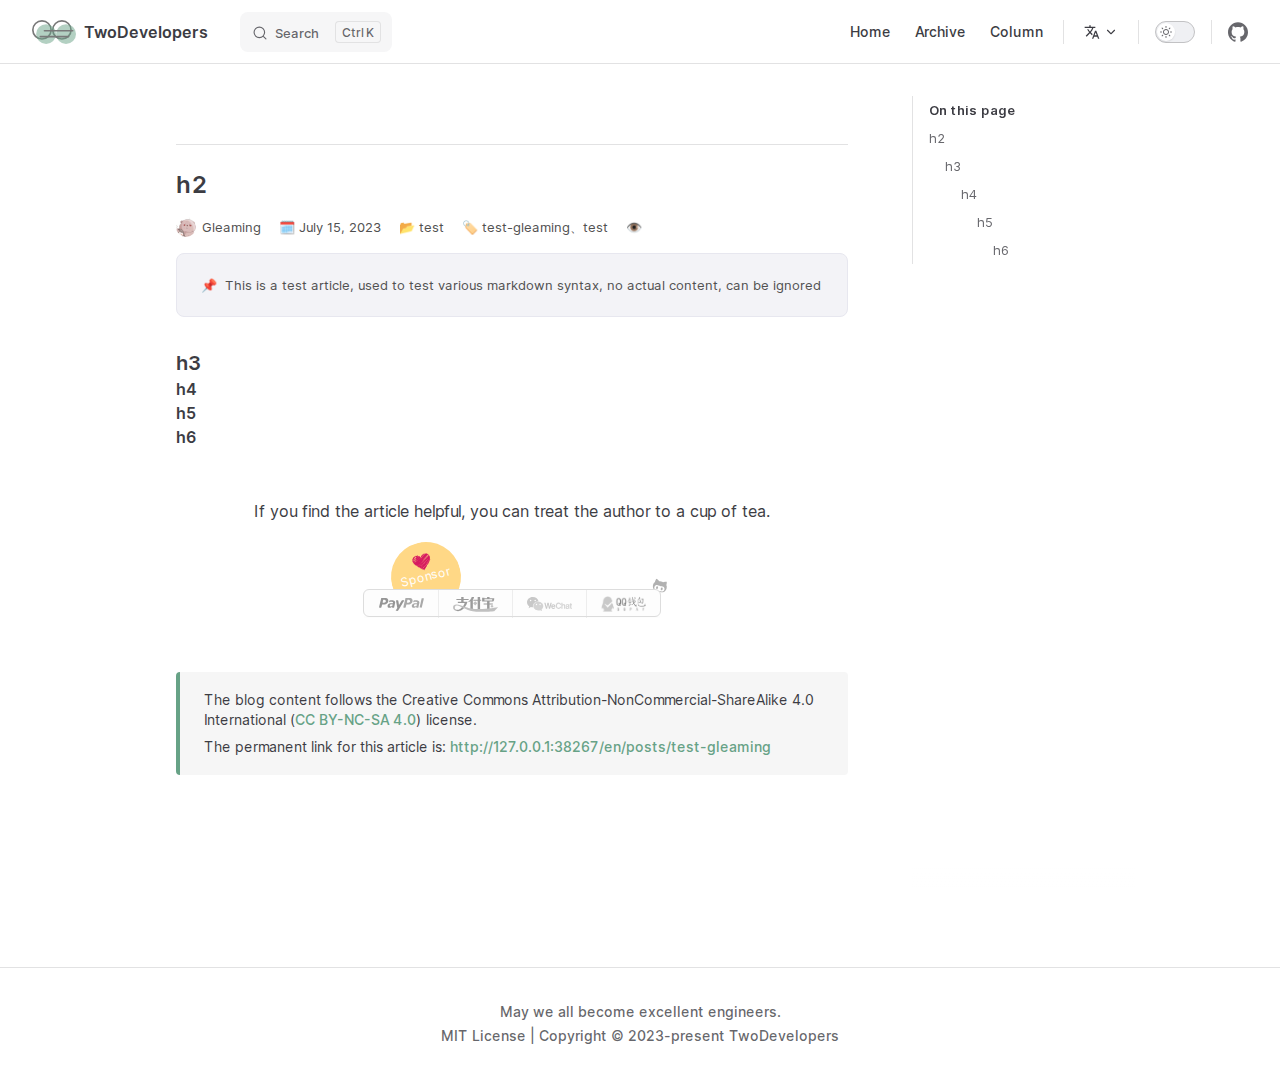
<file: en/posts/test-gleaming.html>
<!DOCTYPE html>
<html lang="en-US" dir="ltr">
  <head>
    <meta charset="utf-8">
    <meta name="viewport" content="width=device-width,initial-scale=1">
    <title>A test article written by Gleaming | TwoDevelopers</title>
    <meta name="description" content="This is a test article, used to test various markdown syntax, no actual content, can be ignored">
    <link rel="preload stylesheet" href="/assets/style.5f1093d1.css" as="style">
    
    <script type="module" src="/assets/app.69d45b34.js"></script>
    <link rel="preload" href="/assets/inter-roman-latin.2ed14f66.woff2" as="font" type="font/woff2" crossorigin="">
    <link rel="modulepreload" href="/assets/chunks/framework.1fa4dfe2.js">
    <link rel="modulepreload" href="/assets/chunks/theme.658b0781.js">
    <link rel="modulepreload" href="/assets/en_posts_test-gleaming.md.0b0b6a57.lean.js">
    <link rel="icon" type="image/x-icon" href="/logo/logo.svg">
    <meta name="referrer" content="no-referrer-when-downgrade">
    <script id="check-dark-mode">(()=>{const e=localStorage.getItem("vitepress-theme-appearance")||"auto",a=window.matchMedia("(prefers-color-scheme: dark)").matches;(!e||e==="auto"?a:e==="dark")&&document.documentElement.classList.add("dark")})();</script>
    <script id="check-mac-os">document.documentElement.classList.toggle("mac",/Mac|iPhone|iPod|iPad/i.test(navigator.platform));</script>
  </head>
  <body>
    <div id="app"><div class="Layout" data-v-5a346dfe><!--[--><!--]--><!--[--><span tabindex="-1" data-v-0f60ec36></span><a href="#VPContent" class="VPSkipLink visually-hidden" data-v-0f60ec36> Skip to content </a><!--]--><!----><header class="VPNav" data-v-5a346dfe data-v-ae24b3ad><div class="VPNavBar" data-v-ae24b3ad data-v-a0fd61f4><div class="container" data-v-a0fd61f4><div class="title" data-v-a0fd61f4><div class="VPNavBarTitle" data-v-a0fd61f4 data-v-86d1bed8><a class="title" href="/en/" data-v-86d1bed8><!--[--><!--]--><!--[--><img class="VPImage logo" src="/logo/logo.svg" alt data-v-8426fc1a><!--]--><!--[-->TwoDevelopers<!--]--><!--[--><!--]--></a></div></div><div class="content" data-v-a0fd61f4><div class="curtain" data-v-a0fd61f4></div><div class="content-body" data-v-a0fd61f4><!--[--><!--]--><div class="VPNavBarSearch search" data-v-a0fd61f4><!--[--><!----><div id="local-search"><button type="button" class="DocSearch DocSearch-Button" aria-label="Search"><span class="DocSearch-Button-Container"><svg class="DocSearch-Search-Icon" width="20" height="20" viewBox="0 0 20 20" aria-label="search icon"><path d="M14.386 14.386l4.0877 4.0877-4.0877-4.0877c-2.9418 2.9419-7.7115 2.9419-10.6533 0-2.9419-2.9418-2.9419-7.7115 0-10.6533 2.9418-2.9419 7.7115-2.9419 10.6533 0 2.9419 2.9418 2.9419 7.7115 0 10.6533z" stroke="currentColor" fill="none" fill-rule="evenodd" stroke-linecap="round" stroke-linejoin="round"></path></svg><span class="DocSearch-Button-Placeholder">Search</span></span><span class="DocSearch-Button-Keys"><kbd class="DocSearch-Button-Key"></kbd><kbd class="DocSearch-Button-Key">K</kbd></span></button></div><!--]--></div><nav aria-labelledby="main-nav-aria-label" class="VPNavBarMenu menu" data-v-a0fd61f4 data-v-7f418b0f><span id="main-nav-aria-label" class="visually-hidden" data-v-7f418b0f>Main Navigation</span><!--[--><!--[--><a class="VPLink link VPNavBarMenuLink" href="/en/" tabindex="0" data-v-7f418b0f data-v-42ef59de><!--[--><span data-v-42ef59de>Home</span><!--]--></a><!--]--><!--[--><a class="VPLink link VPNavBarMenuLink" href="/en/archive" tabindex="0" data-v-7f418b0f data-v-42ef59de><!--[--><span data-v-42ef59de>Archive</span><!--]--></a><!--]--><!--[--><a class="VPLink link VPNavBarMenuLink" href="/en/column" tabindex="0" data-v-7f418b0f data-v-42ef59de><!--[--><span data-v-42ef59de>Column</span><!--]--></a><!--]--><!--]--></nav><div class="VPFlyout VPNavBarTranslations translations" data-v-a0fd61f4 data-v-74abcbb9 data-v-9c007e85><button type="button" class="button" aria-haspopup="true" aria-expanded="false" aria-label="Change language" data-v-9c007e85><span class="text" data-v-9c007e85><svg xmlns="http://www.w3.org/2000/svg" aria-hidden="true" focusable="false" viewbox="0 0 24 24" class="option-icon" data-v-9c007e85><path d="M0 0h24v24H0z" fill="none"></path><path d=" M12.87 15.07l-2.54-2.51.03-.03c1.74-1.94 2.98-4.17 3.71-6.53H17V4h-7V2H8v2H1v1.99h11.17C11.5 7.92 10.44 9.75 9 11.35 8.07 10.32 7.3 9.19 6.69 8h-2c.73 1.63 1.73 3.17 2.98 4.56l-5.09 5.02L4 19l5-5 3.11 3.11.76-2.04zM18.5 10h-2L12 22h2l1.12-3h4.75L21 22h2l-4.5-12zm-2.62 7l1.62-4.33L19.12 17h-3.24z " class="css-c4d79v"></path></svg><!----><svg xmlns="http://www.w3.org/2000/svg" aria-hidden="true" focusable="false" viewbox="0 0 24 24" class="text-icon" data-v-9c007e85><path d="M12,16c-0.3,0-0.5-0.1-0.7-0.3l-6-6c-0.4-0.4-0.4-1,0-1.4s1-0.4,1.4,0l5.3,5.3l5.3-5.3c0.4-0.4,1-0.4,1.4,0s0.4,1,0,1.4l-6,6C12.5,15.9,12.3,16,12,16z"></path></svg></span></button><div class="menu" data-v-9c007e85><div class="VPMenu" data-v-9c007e85 data-v-e7ea1737><!----><!--[--><!--[--><div class="items" data-v-74abcbb9><p class="title" data-v-74abcbb9>English</p><!--[--><div class="VPMenuLink" data-v-74abcbb9 data-v-43f1e123><a class="VPLink link" href="/posts/test-gleaming" data-v-43f1e123><!--[-->简体中文<!--]--></a></div><!--]--></div><!--]--><!--]--></div></div></div><div class="VPNavBarAppearance appearance" data-v-a0fd61f4 data-v-e6aabb21><button class="VPSwitch VPSwitchAppearance" type="button" role="switch" title="toggle dark mode" aria-checked="false" data-v-e6aabb21 data-v-ce54a7d1 data-v-b1685198><span class="check" data-v-b1685198><span class="icon" data-v-b1685198><!--[--><svg xmlns="http://www.w3.org/2000/svg" aria-hidden="true" focusable="false" viewbox="0 0 24 24" class="sun" data-v-ce54a7d1><path d="M12,18c-3.3,0-6-2.7-6-6s2.7-6,6-6s6,2.7,6,6S15.3,18,12,18zM12,8c-2.2,0-4,1.8-4,4c0,2.2,1.8,4,4,4c2.2,0,4-1.8,4-4C16,9.8,14.2,8,12,8z"></path><path d="M12,4c-0.6,0-1-0.4-1-1V1c0-0.6,0.4-1,1-1s1,0.4,1,1v2C13,3.6,12.6,4,12,4z"></path><path d="M12,24c-0.6,0-1-0.4-1-1v-2c0-0.6,0.4-1,1-1s1,0.4,1,1v2C13,23.6,12.6,24,12,24z"></path><path d="M5.6,6.6c-0.3,0-0.5-0.1-0.7-0.3L3.5,4.9c-0.4-0.4-0.4-1,0-1.4s1-0.4,1.4,0l1.4,1.4c0.4,0.4,0.4,1,0,1.4C6.2,6.5,5.9,6.6,5.6,6.6z"></path><path d="M19.8,20.8c-0.3,0-0.5-0.1-0.7-0.3l-1.4-1.4c-0.4-0.4-0.4-1,0-1.4s1-0.4,1.4,0l1.4,1.4c0.4,0.4,0.4,1,0,1.4C20.3,20.7,20,20.8,19.8,20.8z"></path><path d="M3,13H1c-0.6,0-1-0.4-1-1s0.4-1,1-1h2c0.6,0,1,0.4,1,1S3.6,13,3,13z"></path><path d="M23,13h-2c-0.6,0-1-0.4-1-1s0.4-1,1-1h2c0.6,0,1,0.4,1,1S23.6,13,23,13z"></path><path d="M4.2,20.8c-0.3,0-0.5-0.1-0.7-0.3c-0.4-0.4-0.4-1,0-1.4l1.4-1.4c0.4-0.4,1-0.4,1.4,0s0.4,1,0,1.4l-1.4,1.4C4.7,20.7,4.5,20.8,4.2,20.8z"></path><path d="M18.4,6.6c-0.3,0-0.5-0.1-0.7-0.3c-0.4-0.4-0.4-1,0-1.4l1.4-1.4c0.4-0.4,1-0.4,1.4,0s0.4,1,0,1.4l-1.4,1.4C18.9,6.5,18.6,6.6,18.4,6.6z"></path></svg><svg xmlns="http://www.w3.org/2000/svg" aria-hidden="true" focusable="false" viewbox="0 0 24 24" class="moon" data-v-ce54a7d1><path d="M12.1,22c-0.3,0-0.6,0-0.9,0c-5.5-0.5-9.5-5.4-9-10.9c0.4-4.8,4.2-8.6,9-9c0.4,0,0.8,0.2,1,0.5c0.2,0.3,0.2,0.8-0.1,1.1c-2,2.7-1.4,6.4,1.3,8.4c2.1,1.6,5,1.6,7.1,0c0.3-0.2,0.7-0.3,1.1-0.1c0.3,0.2,0.5,0.6,0.5,1c-0.2,2.7-1.5,5.1-3.6,6.8C16.6,21.2,14.4,22,12.1,22zM9.3,4.4c-2.9,1-5,3.6-5.2,6.8c-0.4,4.4,2.8,8.3,7.2,8.7c2.1,0.2,4.2-0.4,5.8-1.8c1.1-0.9,1.9-2.1,2.4-3.4c-2.5,0.9-5.3,0.5-7.5-1.1C9.2,11.4,8.1,7.7,9.3,4.4z"></path></svg><!--]--></span></span></button></div><div class="VPSocialLinks VPNavBarSocialLinks social-links" data-v-a0fd61f4 data-v-0394ad82 data-v-7bc22406><!--[--><a class="VPSocialLink no-icon" href="https://github.com/twodevelopers1001" aria-label="github" target="_blank" rel="noopener" data-v-7bc22406 data-v-f80f8133><svg role="img" viewBox="0 0 24 24" xmlns="http://www.w3.org/2000/svg"><title>GitHub</title><path d="M12 .297c-6.63 0-12 5.373-12 12 0 5.303 3.438 9.8 8.205 11.385.6.113.82-.258.82-.577 0-.285-.01-1.04-.015-2.04-3.338.724-4.042-1.61-4.042-1.61C4.422 18.07 3.633 17.7 3.633 17.7c-1.087-.744.084-.729.084-.729 1.205.084 1.838 1.236 1.838 1.236 1.07 1.835 2.809 1.305 3.495.998.108-.776.417-1.305.76-1.605-2.665-.3-5.466-1.332-5.466-5.93 0-1.31.465-2.38 1.235-3.22-.135-.303-.54-1.523.105-3.176 0 0 1.005-.322 3.3 1.23.96-.267 1.98-.399 3-.405 1.02.006 2.04.138 3 .405 2.28-1.552 3.285-1.23 3.285-1.23.645 1.653.24 2.873.12 3.176.765.84 1.23 1.91 1.23 3.22 0 4.61-2.805 5.625-5.475 5.92.42.36.81 1.096.81 2.22 0 1.606-.015 2.896-.015 3.286 0 .315.21.69.825.57C20.565 22.092 24 17.592 24 12.297c0-6.627-5.373-12-12-12"/></svg></a><!--]--></div><div class="VPFlyout VPNavBarExtra extra" data-v-a0fd61f4 data-v-40855f84 data-v-9c007e85><button type="button" class="button" aria-haspopup="true" aria-expanded="false" aria-label="extra navigation" data-v-9c007e85><svg xmlns="http://www.w3.org/2000/svg" aria-hidden="true" focusable="false" viewbox="0 0 24 24" class="icon" data-v-9c007e85><circle cx="12" cy="12" r="2"></circle><circle cx="19" cy="12" r="2"></circle><circle cx="5" cy="12" r="2"></circle></svg></button><div class="menu" data-v-9c007e85><div class="VPMenu" data-v-9c007e85 data-v-e7ea1737><!----><!--[--><!--[--><div class="group translations" data-v-40855f84><p class="trans-title" data-v-40855f84>English</p><!--[--><div class="VPMenuLink" data-v-40855f84 data-v-43f1e123><a class="VPLink link" href="/posts/test-gleaming" data-v-43f1e123><!--[-->简体中文<!--]--></a></div><!--]--></div><div class="group" data-v-40855f84><div class="item appearance" data-v-40855f84><p class="label" data-v-40855f84>Appearance</p><div class="appearance-action" data-v-40855f84><button class="VPSwitch VPSwitchAppearance" type="button" role="switch" title="toggle dark mode" aria-checked="false" data-v-40855f84 data-v-ce54a7d1 data-v-b1685198><span class="check" data-v-b1685198><span class="icon" data-v-b1685198><!--[--><svg xmlns="http://www.w3.org/2000/svg" aria-hidden="true" focusable="false" viewbox="0 0 24 24" class="sun" data-v-ce54a7d1><path d="M12,18c-3.3,0-6-2.7-6-6s2.7-6,6-6s6,2.7,6,6S15.3,18,12,18zM12,8c-2.2,0-4,1.8-4,4c0,2.2,1.8,4,4,4c2.2,0,4-1.8,4-4C16,9.8,14.2,8,12,8z"></path><path d="M12,4c-0.6,0-1-0.4-1-1V1c0-0.6,0.4-1,1-1s1,0.4,1,1v2C13,3.6,12.6,4,12,4z"></path><path d="M12,24c-0.6,0-1-0.4-1-1v-2c0-0.6,0.4-1,1-1s1,0.4,1,1v2C13,23.6,12.6,24,12,24z"></path><path d="M5.6,6.6c-0.3,0-0.5-0.1-0.7-0.3L3.5,4.9c-0.4-0.4-0.4-1,0-1.4s1-0.4,1.4,0l1.4,1.4c0.4,0.4,0.4,1,0,1.4C6.2,6.5,5.9,6.6,5.6,6.6z"></path><path d="M19.8,20.8c-0.3,0-0.5-0.1-0.7-0.3l-1.4-1.4c-0.4-0.4-0.4-1,0-1.4s1-0.4,1.4,0l1.4,1.4c0.4,0.4,0.4,1,0,1.4C20.3,20.7,20,20.8,19.8,20.8z"></path><path d="M3,13H1c-0.6,0-1-0.4-1-1s0.4-1,1-1h2c0.6,0,1,0.4,1,1S3.6,13,3,13z"></path><path d="M23,13h-2c-0.6,0-1-0.4-1-1s0.4-1,1-1h2c0.6,0,1,0.4,1,1S23.6,13,23,13z"></path><path d="M4.2,20.8c-0.3,0-0.5-0.1-0.7-0.3c-0.4-0.4-0.4-1,0-1.4l1.4-1.4c0.4-0.4,1-0.4,1.4,0s0.4,1,0,1.4l-1.4,1.4C4.7,20.7,4.5,20.8,4.2,20.8z"></path><path d="M18.4,6.6c-0.3,0-0.5-0.1-0.7-0.3c-0.4-0.4-0.4-1,0-1.4l1.4-1.4c0.4-0.4,1-0.4,1.4,0s0.4,1,0,1.4l-1.4,1.4C18.9,6.5,18.6,6.6,18.4,6.6z"></path></svg><svg xmlns="http://www.w3.org/2000/svg" aria-hidden="true" focusable="false" viewbox="0 0 24 24" class="moon" data-v-ce54a7d1><path d="M12.1,22c-0.3,0-0.6,0-0.9,0c-5.5-0.5-9.5-5.4-9-10.9c0.4-4.8,4.2-8.6,9-9c0.4,0,0.8,0.2,1,0.5c0.2,0.3,0.2,0.8-0.1,1.1c-2,2.7-1.4,6.4,1.3,8.4c2.1,1.6,5,1.6,7.1,0c0.3-0.2,0.7-0.3,1.1-0.1c0.3,0.2,0.5,0.6,0.5,1c-0.2,2.7-1.5,5.1-3.6,6.8C16.6,21.2,14.4,22,12.1,22zM9.3,4.4c-2.9,1-5,3.6-5.2,6.8c-0.4,4.4,2.8,8.3,7.2,8.7c2.1,0.2,4.2-0.4,5.8-1.8c1.1-0.9,1.9-2.1,2.4-3.4c-2.5,0.9-5.3,0.5-7.5-1.1C9.2,11.4,8.1,7.7,9.3,4.4z"></path></svg><!--]--></span></span></button></div></div></div><div class="group" data-v-40855f84><div class="item social-links" data-v-40855f84><div class="VPSocialLinks social-links-list" data-v-40855f84 data-v-7bc22406><!--[--><a class="VPSocialLink no-icon" href="https://github.com/twodevelopers1001" aria-label="github" target="_blank" rel="noopener" data-v-7bc22406 data-v-f80f8133><svg role="img" viewBox="0 0 24 24" xmlns="http://www.w3.org/2000/svg"><title>GitHub</title><path d="M12 .297c-6.63 0-12 5.373-12 12 0 5.303 3.438 9.8 8.205 11.385.6.113.82-.258.82-.577 0-.285-.01-1.04-.015-2.04-3.338.724-4.042-1.61-4.042-1.61C4.422 18.07 3.633 17.7 3.633 17.7c-1.087-.744.084-.729.084-.729 1.205.084 1.838 1.236 1.838 1.236 1.07 1.835 2.809 1.305 3.495.998.108-.776.417-1.305.76-1.605-2.665-.3-5.466-1.332-5.466-5.93 0-1.31.465-2.38 1.235-3.22-.135-.303-.54-1.523.105-3.176 0 0 1.005-.322 3.3 1.23.96-.267 1.98-.399 3-.405 1.02.006 2.04.138 3 .405 2.28-1.552 3.285-1.23 3.285-1.23.645 1.653.24 2.873.12 3.176.765.84 1.23 1.91 1.23 3.22 0 4.61-2.805 5.625-5.475 5.92.42.36.81 1.096.81 2.22 0 1.606-.015 2.896-.015 3.286 0 .315.21.69.825.57C20.565 22.092 24 17.592 24 12.297c0-6.627-5.373-12-12-12"/></svg></a><!--]--></div></div></div><!--]--><!--]--></div></div></div><!--[--><!--]--><button type="button" class="VPNavBarHamburger hamburger" aria-label="mobile navigation" aria-expanded="false" aria-controls="VPNavScreen" data-v-a0fd61f4 data-v-e5dd9c1c><span class="container" data-v-e5dd9c1c><span class="top" data-v-e5dd9c1c></span><span class="middle" data-v-e5dd9c1c></span><span class="bottom" data-v-e5dd9c1c></span></span></button></div></div></div></div><!----></header><div class="VPLocalNav fixed reached-top" data-v-5a346dfe data-v-79c8c1df><!----><div class="VPLocalNavOutlineDropdown" style="--vp-vh:0px;" data-v-79c8c1df data-v-1c15a60a><button data-v-1c15a60a>Return to top</button><!----></div></div><!----><div class="VPContent" id="VPContent" data-v-5a346dfe data-v-669faec9><div class="VPDoc has-aside" data-v-669faec9 data-v-6b87e69f><!--[--><!--]--><div class="container" data-v-6b87e69f><div class="aside" data-v-6b87e69f><div class="aside-curtain" data-v-6b87e69f></div><div class="aside-container" data-v-6b87e69f><div class="aside-content" data-v-6b87e69f><div class="VPDocAside" data-v-6b87e69f data-v-3f215769><!--[--><!--]--><!--[--><!--]--><div class="VPDocAsideOutline" role="navigation" data-v-3f215769 data-v-d330b1bb><div class="content" data-v-d330b1bb><div class="outline-marker" data-v-d330b1bb></div><div class="outline-title" role="heading" aria-level="2" data-v-d330b1bb>On this page</div><nav aria-labelledby="doc-outline-aria-label" data-v-d330b1bb><span class="visually-hidden" id="doc-outline-aria-label" data-v-d330b1bb> Table of Contents for current page </span><ul class="root" data-v-d330b1bb data-v-d0ee3533><!--[--><!--]--></ul></nav></div></div><!--[--><!--]--><div class="spacer" data-v-3f215769></div><!--[--><!--]--><!----><!--[--><!--]--><!--[--><!--]--></div></div></div></div><div class="content" data-v-6b87e69f><div class="content-container" data-v-6b87e69f><!--[--><!--]--><!----><main class="main" data-v-6b87e69f><div style="position:relative;" class="vp-doc _en_posts_test-gleaming" data-v-6b87e69f><div><h2 id="h2" tabindex="-1">h2 <a class="header-anchor" href="#h2" aria-label="Permalink to &quot;h2&quot;">​</a></h2><div class="page-info-wrapper" data-v-c4f7848e><div class="page-info" data-v-c4f7848e><a class="author" href="/en/archive?author=Gleaming" data-v-c4f7848e><img src="/author/gleaming.png" alt="avatar" data-v-c4f7848e> Gleaming</a><span class="date" data-v-c4f7848e>🗓️ July 15, 2023</span><span class="category" data-v-c4f7848e> 📂 <!--[--><a href="/en/archive?category=test" data-v-c4f7848e>test</a><!--]--></span><span class="tag" data-v-c4f7848e> 🏷 <!--[--><a href="/en/archive?tag=test-gleaming" data-v-c4f7848e>test-gleaming</a><a href="/en/archive?tag=test" data-v-c4f7848e>test</a><!--]--></span><!----><span class="pv" data-v-c4f7848e> 👁 <span id="busuanzi_container_page_pv" data-v-c4f7848e><span id="busuanzi_value_page_pv" data-v-c4f7848e></span></span></span></div><p class="desc" data-v-c4f7848e>📌  This is a test article, used to test various markdown syntax, no actual content, can be ignored</p></div><h3 id="h3" tabindex="-1">h3 <a class="header-anchor" href="#h3" aria-label="Permalink to &quot;h3&quot;">​</a></h3><h4 id="h4" tabindex="-1">h4 <a class="header-anchor" href="#h4" aria-label="Permalink to &quot;h4&quot;">​</a></h4><h5 id="h5" tabindex="-1">h5 <a class="header-anchor" href="#h5" aria-label="Permalink to &quot;h5&quot;">​</a></h5><h6 id="h6" tabindex="-1">h6 <a class="header-anchor" href="#h6" aria-label="Permalink to &quot;h6&quot;">​</a></h6><!--[--><div class="sponsor-wrapper" data-v-64ab7081><p class="title" data-v-64ab7081>If you find the article helpful, you can treat the author to a cup of tea.</p><div class="donate-wrapper" data-v-64ab7081><a href="https://github.com/twodevelopers1001" class="github-icon" data-v-64ab7081></a><div class="donate-text" data-v-64ab7081>Sponsor</div><ul class="donate-list" data-v-64ab7081><!--[--><li class="donate-item" style="background-image:url(/donate/paypal.svg);" data-v-64ab7081></li><li class="donate-item" style="background-image:url(/donate/alipay.svg);" data-v-64ab7081></li><li class="donate-item" style="background-image:url(/donate/wechat.svg);" data-v-64ab7081></li><li class="donate-item" style="background-image:url(/donate/qq.png);" data-v-64ab7081></li><!--]--></ul></div><!----></div><!----><!----><!--]--></div></div></main><footer class="VPDocFooter" data-v-6b87e69f data-v-ef5dee53><!--[--><!--]--><!----><!----></footer><!--[--><!--]--></div></div></div><!--[--><!--]--></div></div><footer class="VPFooter" data-v-5a346dfe data-v-e03eb2e1><div class="container" data-v-e03eb2e1><p class="message" data-v-e03eb2e1>May we all become excellent engineers.</p><p class="copyright" data-v-e03eb2e1>MIT License | Copyright © 2023-present TwoDevelopers</p></div></footer><!--[--><!--]--></div></div>
    <script>window.__VP_HASH_MAP__=JSON.parse("{\"en_posts_test-aurora.md\":\"24f0d89f\",\"frontend-engineering_index.md\":\"1cd8c7a5\",\"index.md\":\"8ec6ccdb\",\"posts_test-aurora.md\":\"1534c4fb\",\"posts_test-gleaming.md\":\"18933482\",\"en_posts_test-gleaming.md\":\"0b0b6a57\",\"en_archive.md\":\"1599f615\",\"en_column.md\":\"04bd0a4d\",\"en_frontend-engineering_index.md\":\"97c2cf43\",\"en_index.md\":\"f16ed0d2\",\"column.md\":\"bca461e9\",\"archive.md\":\"513bde94\"}");window.__VP_SITE_DATA__=JSON.parse("{\"lang\":\"en-US\",\"dir\":\"ltr\",\"title\":\"TwoDevelopers\",\"description\":\"A VitePress site\",\"base\":\"/\",\"head\":[],\"appearance\":true,\"themeConfig\":{\"logo\":\"/logo/logo.svg\",\"search\":{\"provider\":\"local\"},\"socialLinks\":[{\"icon\":\"github\",\"link\":\"https://github.com/twodevelopers1001\"}],\"i18nRouting\":true,\"outline\":\"deep\"},\"locales\":{\"root\":{\"label\":\"简体中文\",\"lang\":\"zh-CN\",\"description\":\"TwoDevelopers是一个专注于技术领域的博客。我们致力于分享云原生、前端开发和区块链等领域的知识和经验。作为一名计算机专业的大学生、初级工程师或有志于进入计算机行业的程序员，您将在TwoDevelopers找到对您有价值的内容。我们的博客文章旨在提升读者的技术能力，为他们在云原生、前端开发和区块链等领域掌握关键技能提供支持。通过深入探讨这些技术领域的最新趋势、工具和最佳实践，我们希望能够帮助读者解决问题、增加见解，并在他们的职业发展道路上提供指导。无论您是初学者还是有经验的专业人士，TwoDevelopers都为您提供了一个学习、交流和分享的平台。立即访问TwoDevelopers，开启您的技术之旅！\",\"themeConfig\":{\"docFooter\":{\"prev\":\"上一篇\",\"next\":\"下一篇\"},\"sidebar\":{\"/frontend-engineering/\":[{\"text\":\"前端工程化从入门到进阶\",\"items\":[{\"text\":\"前言\",\"link\":\"/frontend-engineering/\"}]}]},\"nav\":[{\"text\":\"首页\",\"link\":\"/\"},{\"text\":\"归档\",\"link\":\"/archive\"},{\"text\":\"专栏\",\"link\":\"/column\"}],\"lastUpdatedText\":\"最近更新时间\",\"outlineTitle\":\"本页目录\",\"darkModeSwitchLabel\":\"外观\",\"search\":{\"provider\":\"local\",\"options\":{\"locales\":{\"root\":{\"translations\":{\"button\":{\"buttonText\":\"搜索文档\",\"buttonAriaLabel\":\"搜索文档\"},\"modal\":{\"noResultsText\":\"无法找到相关结果\",\"resetButtonTitle\":\"清除查询条件\",\"footer\":{\"selectText\":\"选择\",\"navigateText\":\"切换\",\"closeText\":\"关闭\"}}}}}}},\"returnToTopLabel\":\"返回顶部\",\"notFound\":{\"title\":\"页面未找到\",\"quote\":\"但如果你不改变方向，继续寻找，你可能最终会到达你正朝着的地方。\",\"linkLabel\":\"回到主页\",\"linkText\":\"带我回主页\"},\"footer\":{\"message\":\"愿我们都成为优秀的工程师\",\"copyright\":\"MIT License | 版权所有 © 2023-present TwoDevelopers\"},\"sidebarMenuLabel\":\"菜单\"}},\"en\":{\"label\":\"English\",\"lang\":\"en-US\",\"description\":\"TwoDevelopers is a technology-focused blog. We are dedicated to sharing knowledge and experiences in the fields of cloud native, front-end development, and blockchain. Whether you are a computer science student, a junior engineer, or an aspiring programmer looking to enter the computer industry, you will find valuable content on TwoDevelopers. Our blog articles aim to enhance readers' technical skills and provide support in mastering essential skills in cloud native, front-end development, and blockchain domains. By delving into the latest trends, tools, and best practices in these technical areas, we strive to help readers solve problems, gain insights, and provide guidance on their career paths. Whether you are a beginner or an experienced professional, TwoDevelopers offers you a platform for learning, exchanging ideas, and sharing knowledge. Visit TwoDevelopers now and embark on your technology journey!\",\"themeConfig\":{\"docFooter\":{\"prev\":\"Previous article\",\"next\":\"Next article\"},\"sidebar\":{\"/en/frontend-engineering/\":[{\"text\":\"Frontend Engineering from Beginner to Intermediate\",\"items\":[{\"text\":\"Introduction\",\"link\":\"/en/frontend-engineering/\"}]}]},\"nav\":[{\"text\":\"Home\",\"link\":\"/en/\"},{\"text\":\"Archive\",\"link\":\"/en/archive\"},{\"text\":\"Column\",\"link\":\"/en/column\"}],\"footer\":{\"message\":\"May we all become excellent engineers.\",\"copyright\":\"MIT License | Copyright © 2023-present TwoDevelopers\"}}}},\"scrollOffset\":90,\"cleanUrls\":true}");</script>
    
  </body>
</html>
</file>
<file: assets/style.5f1093d1.css>
@font-face{font-family:Inter var;font-weight:100 900;font-display:swap;font-style:normal;font-named-instance:"Regular";src:url(/assets/inter-roman-cyrillic.5f2c6c8c.woff2) format("woff2");unicode-range:U+0301,U+0400-045F,U+0490-0491,U+04B0-04B1,U+2116}@font-face{font-family:Inter var;font-weight:100 900;font-display:swap;font-style:normal;font-named-instance:"Regular";src:url(/assets/inter-roman-cyrillic-ext.e75737ce.woff2) format("woff2");unicode-range:U+0460-052F,U+1C80-1C88,U+20B4,U+2DE0-2DFF,U+A640-A69F,U+FE2E-FE2F}@font-face{font-family:Inter var;font-weight:100 900;font-display:swap;font-style:normal;font-named-instance:"Regular";src:url(/assets/inter-roman-greek.d5a6d92a.woff2) format("woff2");unicode-range:U+0370-03FF}@font-face{font-family:Inter var;font-weight:100 900;font-display:swap;font-style:normal;font-named-instance:"Regular";src:url(/assets/inter-roman-greek-ext.ab0619bc.woff2) format("woff2");unicode-range:U+1F00-1FFF}@font-face{font-family:Inter var;font-weight:100 900;font-display:swap;font-style:normal;font-named-instance:"Regular";src:url(/assets/inter-roman-latin.2ed14f66.woff2) format("woff2");unicode-range:U+0000-00FF,U+0131,U+0152-0153,U+02BB-02BC,U+02C6,U+02DA,U+02DC,U+2000-206F,U+2074,U+20AC,U+2122,U+2191,U+2193,U+2212,U+2215,U+FEFF,U+FFFD}@font-face{font-family:Inter var;font-weight:100 900;font-display:swap;font-style:normal;font-named-instance:"Regular";src:url(/assets/inter-roman-latin-ext.0030eebd.woff2) format("woff2");unicode-range:U+0100-024F,U+0259,U+1E00-1EFF,U+2020,U+20A0-20AB,U+20AD-20CF,U+2113,U+2C60-2C7F,U+A720-A7FF}@font-face{font-family:Inter var;font-weight:100 900;font-display:swap;font-style:normal;font-named-instance:"Regular";src:url(/assets/inter-roman-vietnamese.14ce25a6.woff2) format("woff2");unicode-range:U+0102-0103,U+0110-0111,U+0128-0129,U+0168-0169,U+01A0-01A1,U+01AF-01B0,U+1EA0-1EF9,U+20AB}@font-face{font-family:Inter var;font-weight:100 900;font-display:swap;font-style:italic;font-named-instance:"Italic";src:url(/assets/inter-italic-cyrillic.ea42a392.woff2) format("woff2");unicode-range:U+0301,U+0400-045F,U+0490-0491,U+04B0-04B1,U+2116}@font-face{font-family:Inter var;font-weight:100 900;font-display:swap;font-style:italic;font-named-instance:"Italic";src:url(/assets/inter-italic-cyrillic-ext.33bd5a8e.woff2) format("woff2");unicode-range:U+0460-052F,U+1C80-1C88,U+20B4,U+2DE0-2DFF,U+A640-A69F,U+FE2E-FE2F}@font-face{font-family:Inter var;font-weight:100 900;font-display:swap;font-style:italic;font-named-instance:"Italic";src:url(/assets/inter-italic-greek.8f4463c4.woff2) format("woff2");unicode-range:U+0370-03FF}@font-face{font-family:Inter var;font-weight:100 900;font-display:swap;font-style:italic;font-named-instance:"Italic";src:url(/assets/inter-italic-greek-ext.4fbe9427.woff2) format("woff2");unicode-range:U+1F00-1FFF}@font-face{font-family:Inter var;font-weight:100 900;font-display:swap;font-style:italic;font-named-instance:"Italic";src:url(/assets/inter-italic-latin.bd3b6f56.woff2) format("woff2");unicode-range:U+0000-00FF,U+0131,U+0152-0153,U+02BB-02BC,U+02C6,U+02DA,U+02DC,U+2000-206F,U+2074,U+20AC,U+2122,U+2191,U+2193,U+2212,U+2215,U+FEFF,U+FFFD}@font-face{font-family:Inter var;font-weight:100 900;font-display:swap;font-style:italic;font-named-instance:"Italic";src:url(/assets/inter-italic-latin-ext.bd8920cc.woff2) format("woff2");unicode-range:U+0100-024F,U+0259,U+1E00-1EFF,U+2020,U+20A0-20AB,U+20AD-20CF,U+2113,U+2C60-2C7F,U+A720-A7FF}@font-face{font-family:Inter var;font-weight:100 900;font-display:swap;font-style:italic;font-named-instance:"Italic";src:url(/assets/inter-italic-vietnamese.6ce511fb.woff2) format("woff2");unicode-range:U+0102-0103,U+0110-0111,U+0128-0129,U+0168-0169,U+01A0-01A1,U+01AF-01B0,U+1EA0-1EF9,U+20AB}@font-face{font-family:Chinese Quotes;src:local("PingFang SC Regular"),local("PingFang SC"),local("SimHei"),local("Source Han Sans SC");unicode-range:U+2018,U+2019,U+201C,U+201D}:root{--vp-c-white: #ffffff;--vp-c-black: #000000;--vp-c-neutral: var(--vp-c-black);--vp-c-neutral-inverse: var(--vp-c-white)}.dark{--vp-c-neutral: var(--vp-c-white);--vp-c-neutral-inverse: var(--vp-c-black)}:root{--vp-c-gray-1: #dddde3;--vp-c-gray-2: #e4e4e9;--vp-c-gray-3: #ebebef;--vp-c-gray-soft: rgba(142, 150, 170, .14);--vp-c-indigo-1: #3451b2;--vp-c-indigo-2: #3a5ccc;--vp-c-indigo-3: #5672cd;--vp-c-indigo-soft: rgba(100, 108, 255, .14);--vp-c-green-1: #18794e;--vp-c-green-2: #299764;--vp-c-green-3: #30a46c;--vp-c-green-soft: rgba(16, 185, 129, .14);--vp-c-yellow-1: #915930;--vp-c-yellow-2: #946300;--vp-c-yellow-3: #9f6a00;--vp-c-yellow-soft: rgba(234, 179, 8, .14);--vp-c-red-1: #b8272c;--vp-c-red-2: #d5393e;--vp-c-red-3: #e0575b;--vp-c-red-soft: rgba(244, 63, 94, .14);--vp-c-sponsor: #db2777}.dark{--vp-c-gray-1: #515c67;--vp-c-gray-2: #414853;--vp-c-gray-3: #32363f;--vp-c-gray-soft: rgba(101, 117, 133, .16);--vp-c-indigo-1: #a8b1ff;--vp-c-indigo-2: #5c73e7;--vp-c-indigo-3: #3e63dd;--vp-c-indigo-soft: rgba(100, 108, 255, .16);--vp-c-green-1: #3dd68c;--vp-c-green-2: #30a46c;--vp-c-green-3: #298459;--vp-c-green-soft: rgba(16, 185, 129, .16);--vp-c-yellow-1: #f9b44e;--vp-c-yellow-2: #da8b17;--vp-c-yellow-3: #a46a0a;--vp-c-yellow-soft: rgba(234, 179, 8, .16);--vp-c-red-1: #f66f81;--vp-c-red-2: #f14158;--vp-c-red-3: #b62a3c;--vp-c-red-soft: rgba(244, 63, 94, .16)}:root{--vp-c-bg: #ffffff;--vp-c-bg-alt: #f6f6f7;--vp-c-bg-elv: #ffffff;--vp-c-bg-soft: #f6f6f7}.dark{--vp-c-bg: #1b1b1f;--vp-c-bg-alt: #161618;--vp-c-bg-elv: #202127;--vp-c-bg-soft: #202127}:root{--vp-c-border: #c2c2c4;--vp-c-divider: #e2e2e3;--vp-c-gutter: #e2e2e3}.dark{--vp-c-border: #3c3f44;--vp-c-divider: #2e2e32;--vp-c-gutter: #000000}:root{--vp-c-text-1: rgba(60, 60, 67);--vp-c-text-2: rgba(60, 60, 67, .78);--vp-c-text-3: rgba(60, 60, 67, .56)}.dark{--vp-c-text-1: rgba(255, 255, 245, .86);--vp-c-text-2: rgba(235, 235, 245, .6);--vp-c-text-3: rgba(235, 235, 245, .38)}:root{--vp-c-default-1: var(--vp-c-gray-1);--vp-c-default-2: var(--vp-c-gray-2);--vp-c-default-3: var(--vp-c-gray-3);--vp-c-default-soft: var(--vp-c-gray-soft);--vp-c-brand-1: var(--vp-c-indigo-1);--vp-c-brand-2: var(--vp-c-indigo-2);--vp-c-brand-3: var(--vp-c-indigo-3);--vp-c-brand-soft: var(--vp-c-indigo-soft);--vp-c-brand: var(--vp-c-brand-1);--vp-c-tip-1: var(--vp-c-brand-1);--vp-c-tip-2: var(--vp-c-brand-2);--vp-c-tip-3: var(--vp-c-brand-3);--vp-c-tip-soft: var(--vp-c-brand-soft);--vp-c-warning-1: var(--vp-c-yellow-1);--vp-c-warning-2: var(--vp-c-yellow-2);--vp-c-warning-3: var(--vp-c-yellow-3);--vp-c-warning-soft: var(--vp-c-yellow-soft);--vp-c-danger-1: var(--vp-c-red-1);--vp-c-danger-2: var(--vp-c-red-2);--vp-c-danger-3: var(--vp-c-red-3);--vp-c-danger-soft: var(--vp-c-red-soft)}:root{--vp-font-family-base: "Chinese Quotes", "Inter var", "Inter", ui-sans-serif, system-ui, -apple-system, BlinkMacSystemFont, "Segoe UI", Roboto, "Helvetica Neue", Helvetica, Arial, "Noto Sans", sans-serif, "Apple Color Emoji", "Segoe UI Emoji", "Segoe UI Symbol", "Noto Color Emoji";--vp-font-family-mono: ui-monospace, SFMono-Regular, "SF Mono", Menlo, Monaco, Consolas, "Liberation Mono", "Courier New", monospace}:root{--vp-shadow-1: 0 1px 2px rgba(0, 0, 0, .04), 0 1px 2px rgba(0, 0, 0, .06);--vp-shadow-2: 0 3px 12px rgba(0, 0, 0, .07), 0 1px 4px rgba(0, 0, 0, .07);--vp-shadow-3: 0 12px 32px rgba(0, 0, 0, .1), 0 2px 6px rgba(0, 0, 0, .08);--vp-shadow-4: 0 14px 44px rgba(0, 0, 0, .12), 0 3px 9px rgba(0, 0, 0, .12);--vp-shadow-5: 0 18px 56px rgba(0, 0, 0, .16), 0 4px 12px rgba(0, 0, 0, .16)}:root{--vp-z-index-footer: 10;--vp-z-index-local-nav: 20;--vp-z-index-nav: 30;--vp-z-index-layout-top: 40;--vp-z-index-backdrop: 50;--vp-z-index-sidebar: 60}:root{--vp-icon-copy: url("data:image/svg+xml,%3Csvg xmlns='http://www.w3.org/2000/svg' fill='none' height='20' width='20' stroke='rgba(128,128,128,1)' stroke-width='2' viewBox='0 0 24 24'%3E%3Cpath stroke-linecap='round' stroke-linejoin='round' d='M9 5H7a2 2 0 0 0-2 2v12a2 2 0 0 0 2 2h10a2 2 0 0 0 2-2V7a2 2 0 0 0-2-2h-2M9 5a2 2 0 0 0 2 2h2a2 2 0 0 0 2-2M9 5a2 2 0 0 1 2-2h2a2 2 0 0 1 2 2'/%3E%3C/svg%3E");--vp-icon-copied: url("data:image/svg+xml,%3Csvg xmlns='http://www.w3.org/2000/svg' fill='none' height='20' width='20' stroke='rgba(128,128,128,1)' stroke-width='2' viewBox='0 0 24 24'%3E%3Cpath stroke-linecap='round' stroke-linejoin='round' d='M9 5H7a2 2 0 0 0-2 2v12a2 2 0 0 0 2 2h10a2 2 0 0 0 2-2V7a2 2 0 0 0-2-2h-2M9 5a2 2 0 0 0 2 2h2a2 2 0 0 0 2-2M9 5a2 2 0 0 1 2-2h2a2 2 0 0 1 2 2m-6 9 2 2 4-4'/%3E%3C/svg%3E")}:root{--vp-layout-max-width: 1440px}:root{--vp-header-anchor-symbol: "#"}:root{--vp-code-line-height: 1.7;--vp-code-font-size: .875em;--vp-code-color: var(--vp-c-brand-1);--vp-code-link-color: var(--vp-c-brand-1);--vp-code-link-hover-color: var(--vp-c-brand-2);--vp-code-bg: var(--vp-c-default-soft);--vp-code-block-color: var(--vp-c-text-2);--vp-code-block-bg: var(--vp-c-bg-alt);--vp-code-block-divider-color: var(--vp-c-gutter);--vp-code-lang-color: var(--vp-c-text-3);--vp-code-line-highlight-color: var(--vp-c-default-soft);--vp-code-line-number-color: var(--vp-c-text-3);--vp-code-line-diff-add-color: var(--vp-c-green-soft);--vp-code-line-diff-add-symbol-color: var(--vp-c-green-1);--vp-code-line-diff-remove-color: var(--vp-c-red-soft);--vp-code-line-diff-remove-symbol-color: var(--vp-c-red-1);--vp-code-line-warning-color: var(--vp-c-yellow-soft);--vp-code-line-error-color: var(--vp-c-red-soft);--vp-code-copy-code-border-color: var(--vp-c-divider);--vp-code-copy-code-bg: var(--vp-c-bg-soft);--vp-code-copy-code-hover-border-color: var(--vp-c-divider);--vp-code-copy-code-hover-bg: var(--vp-c-bg);--vp-code-copy-code-active-text: var(--vp-c-text-2);--vp-code-copy-copied-text-content: "Copied";--vp-code-tab-divider: var(--vp-code-block-divider-color);--vp-code-tab-text-color: var(--vp-c-text-2);--vp-code-tab-bg: var(--vp-code-block-bg);--vp-code-tab-hover-text-color: var(--vp-c-text-1);--vp-code-tab-active-text-color: var(--vp-c-text-1);--vp-code-tab-active-bar-color: var(--vp-c-brand-1)}:root{--vp-button-brand-border: transparent;--vp-button-brand-text: var(--vp-c-white);--vp-button-brand-bg: var(--vp-c-brand-3);--vp-button-brand-hover-border: transparent;--vp-button-brand-hover-text: var(--vp-c-white);--vp-button-brand-hover-bg: var(--vp-c-brand-2);--vp-button-brand-active-border: transparent;--vp-button-brand-active-text: var(--vp-c-white);--vp-button-brand-active-bg: var(--vp-c-brand-1);--vp-button-alt-border: transparent;--vp-button-alt-text: var(--vp-c-text-1);--vp-button-alt-bg: var(--vp-c-default-3);--vp-button-alt-hover-border: transparent;--vp-button-alt-hover-text: var(--vp-c-text-1);--vp-button-alt-hover-bg: var(--vp-c-default-2);--vp-button-alt-active-border: transparent;--vp-button-alt-active-text: var(--vp-c-text-1);--vp-button-alt-active-bg: var(--vp-c-default-1);--vp-button-sponsor-border: var(--vp-c-text-2);--vp-button-sponsor-text: var(--vp-c-text-2);--vp-button-sponsor-bg: transparent;--vp-button-sponsor-hover-border: var(--vp-c-sponsor);--vp-button-sponsor-hover-text: var(--vp-c-sponsor);--vp-button-sponsor-hover-bg: transparent;--vp-button-sponsor-active-border: var(--vp-c-sponsor);--vp-button-sponsor-active-text: var(--vp-c-sponsor);--vp-button-sponsor-active-bg: transparent}:root{--vp-custom-block-font-size: 14px;--vp-custom-block-code-font-size: 13px;--vp-custom-block-info-border: transparent;--vp-custom-block-info-text: var(--vp-c-text-1);--vp-custom-block-info-bg: var(--vp-c-default-soft);--vp-custom-block-info-code-bg: var(--vp-c-default-soft);--vp-custom-block-tip-border: transparent;--vp-custom-block-tip-text: var(--vp-c-text-1);--vp-custom-block-tip-bg: var(--vp-c-brand-soft);--vp-custom-block-tip-code-bg: var(--vp-c-brand-soft);--vp-custom-block-warning-border: transparent;--vp-custom-block-warning-text: var(--vp-c-text-1);--vp-custom-block-warning-bg: var(--vp-c-warning-soft);--vp-custom-block-warning-code-bg: var(--vp-c-warning-soft);--vp-custom-block-danger-border: transparent;--vp-custom-block-danger-text: var(--vp-c-text-1);--vp-custom-block-danger-bg: var(--vp-c-danger-soft);--vp-custom-block-danger-code-bg: var(--vp-c-danger-soft);--vp-custom-block-details-border: var(--vp-custom-block-info-border);--vp-custom-block-details-text: var(--vp-custom-block-info-text);--vp-custom-block-details-bg: var(--vp-custom-block-info-bg);--vp-custom-block-details-code-bg: var(--vp-custom-block-info-code-bg)}:root{--vp-input-border-color: var(--vp-c-border);--vp-input-bg-color: var(--vp-c-bg-alt);--vp-input-switch-bg-color: var(--vp-c-gray-soft)}:root{--vp-nav-height: 64px;--vp-nav-bg-color: var(--vp-c-bg);--vp-nav-screen-bg-color: var(--vp-c-bg);--vp-nav-logo-height: 24px}.hide-nav{--vp-nav-height: 0px}.hide-nav .VPSidebar{--vp-nav-height: 22px}:root{--vp-local-nav-bg-color: var(--vp-c-bg)}:root{--vp-sidebar-width: 272px;--vp-sidebar-bg-color: var(--vp-c-bg-alt)}:root{--vp-backdrop-bg-color: rgba(0, 0, 0, .6)}:root{--vp-home-hero-name-color: var(--vp-c-brand-1);--vp-home-hero-name-background: transparent;--vp-home-hero-image-background-image: none;--vp-home-hero-image-filter: none}:root{--vp-badge-info-border: transparent;--vp-badge-info-text: var(--vp-c-text-2);--vp-badge-info-bg: var(--vp-c-default-soft);--vp-badge-tip-border: transparent;--vp-badge-tip-text: var(--vp-c-brand-1);--vp-badge-tip-bg: var(--vp-c-brand-soft);--vp-badge-warning-border: transparent;--vp-badge-warning-text: var(--vp-c-warning-1);--vp-badge-warning-bg: var(--vp-c-warning-soft);--vp-badge-danger-border: transparent;--vp-badge-danger-text: var(--vp-c-danger-1);--vp-badge-danger-bg: var(--vp-c-danger-soft)}:root{--vp-carbon-ads-text-color: var(--vp-c-text-1);--vp-carbon-ads-poweredby-color: var(--vp-c-text-2);--vp-carbon-ads-bg-color: var(--vp-c-bg-soft);--vp-carbon-ads-hover-text-color: var(--vp-c-brand-1);--vp-carbon-ads-hover-poweredby-color: var(--vp-c-text-1)}:root{--vp-local-search-bg: var(--vp-c-bg);--vp-local-search-result-bg: var(--vp-c-bg);--vp-local-search-result-border: var(--vp-c-divider);--vp-local-search-result-selected-bg: var(--vp-c-bg);--vp-local-search-result-selected-border: var(--vp-c-brand-1);--vp-local-search-highlight-bg: var(--vp-c-brand-1);--vp-local-search-highlight-text: var(--vp-c-neutral-inverse)}@media (prefers-reduced-motion: reduce){*,:before,:after{animation-delay:-1ms!important;animation-duration:1ms!important;animation-iteration-count:1!important;background-attachment:initial!important;scroll-behavior:auto!important;transition-duration:0s!important;transition-delay:0s!important}}*,:before,:after{box-sizing:border-box}html{line-height:1.4;font-size:16px;-webkit-text-size-adjust:100%}html.dark{color-scheme:dark}body{margin:0;width:100%;min-width:320px;min-height:100vh;line-height:24px;font-family:var(--vp-font-family-base);font-size:16px;font-weight:400;color:var(--vp-c-text-1);background-color:var(--vp-c-bg);direction:ltr;font-synthesis:style;text-rendering:optimizeLegibility;-webkit-font-smoothing:antialiased;-moz-osx-font-smoothing:grayscale}main{display:block}h1,h2,h3,h4,h5,h6{margin:0;line-height:24px;font-size:16px;font-weight:400}p{margin:0}strong,b{font-weight:600}a,area,button,[role=button],input,label,select,summary,textarea{touch-action:manipulation}a{color:inherit;text-decoration:inherit}ol,ul{list-style:none;margin:0;padding:0}blockquote{margin:0}pre,code,kbd,samp{font-family:var(--vp-font-family-mono)}img,svg,video,canvas,audio,iframe,embed,object{display:block}figure{margin:0}img,video{max-width:100%;height:auto}button,input,optgroup,select,textarea{border:0;padding:0;line-height:inherit;color:inherit}button{padding:0;font-family:inherit;background-color:transparent;background-image:none}button:enabled,[role=button]:enabled{cursor:pointer}button:focus,button:focus-visible{outline:1px dotted;outline:4px auto -webkit-focus-ring-color}button:focus:not(:focus-visible){outline:none!important}input:focus,textarea:focus,select:focus{outline:none}table{border-collapse:collapse}input{background-color:transparent}input:-ms-input-placeholder,textarea:-ms-input-placeholder{color:var(--vp-c-text-3)}input::-ms-input-placeholder,textarea::-ms-input-placeholder{color:var(--vp-c-text-3)}input::placeholder,textarea::placeholder{color:var(--vp-c-text-3)}input::-webkit-outer-spin-button,input::-webkit-inner-spin-button{-webkit-appearance:none;margin:0}input[type=number]{-moz-appearance:textfield}textarea{resize:vertical}select{-webkit-appearance:none}fieldset{margin:0;padding:0}h1,h2,h3,h4,h5,h6,li,p{overflow-wrap:break-word}vite-error-overlay{z-index:9999}mjx-container{display:inline-block;margin:auto 2px -2px}mjx-container>svg{margin:auto}.visually-hidden{position:absolute;width:1px;height:1px;white-space:nowrap;clip:rect(0 0 0 0);clip-path:inset(50%);overflow:hidden}.custom-block{border:1px solid transparent;border-radius:8px;padding:16px 16px 8px;line-height:24px;font-size:var(--vp-custom-block-font-size);color:var(--vp-c-text-2)}.custom-block.info{border-color:var(--vp-custom-block-info-border);color:var(--vp-custom-block-info-text);background-color:var(--vp-custom-block-info-bg)}.custom-block.info a,.custom-block.info code{color:var(--vp-c-brand-1)}.custom-block.info a:hover{color:var(--vp-c-brand-2)}.custom-block.info code{background-color:var(--vp-custom-block-info-code-bg)}.custom-block.tip{border-color:var(--vp-custom-block-tip-border);color:var(--vp-custom-block-tip-text);background-color:var(--vp-custom-block-tip-bg)}.custom-block.tip a,.custom-block.tip code{color:var(--vp-c-brand-1)}.custom-block.tip a:hover{color:var(--vp-c-brand-2)}.custom-block.tip code{background-color:var(--vp-custom-block-tip-code-bg)}.custom-block.warning{border-color:var(--vp-custom-block-warning-border);color:var(--vp-custom-block-warning-text);background-color:var(--vp-custom-block-warning-bg)}.custom-block.warning a,.custom-block.warning code{color:var(--vp-c-warning-1)}.custom-block.warning a:hover{color:var(--vp-c-warning-2)}.custom-block.warning code{background-color:var(--vp-custom-block-warning-code-bg)}.custom-block.danger{border-color:var(--vp-custom-block-danger-border);color:var(--vp-custom-block-danger-text);background-color:var(--vp-custom-block-danger-bg)}.custom-block.danger a,.custom-block.danger code{color:var(--vp-c-danger-1)}.custom-block.danger a:hover{color:var(--vp-c-danger-2)}.custom-block.danger code{background-color:var(--vp-custom-block-danger-code-bg)}.custom-block.details{border-color:var(--vp-custom-block-details-border);color:var(--vp-custom-block-details-text);background-color:var(--vp-custom-block-details-bg)}.custom-block.details a{color:var(--vp-c-brand-1)}.custom-block.details a:hover{color:var(--vp-c-brand-2)}.custom-block.details code{background-color:var(--vp-custom-block-details-code-bg)}.custom-block-title{font-weight:600}.custom-block p+p{margin:8px 0}.custom-block.details summary{margin:0 0 8px;font-weight:700;cursor:pointer}.custom-block.details summary+p{margin:8px 0}.custom-block a{color:inherit;font-weight:600;text-decoration:underline;text-underline-offset:2px;transition:opacity .25s}.custom-block a:hover{opacity:.75}.custom-block code{font-size:var(--vp-custom-block-code-font-size)}.custom-block.custom-block th,.custom-block.custom-block blockquote>p{font-size:var(--vp-custom-block-font-size);color:inherit}.dark .vp-code-light{display:none}html:not(.dark) .vp-code-dark{display:none}.vp-code-group{margin-top:16px}.vp-code-group .tabs{position:relative;display:flex;margin-right:-24px;margin-left:-24px;padding:0 12px;background-color:var(--vp-code-tab-bg);overflow-x:auto;overflow-y:hidden;box-shadow:inset 0 -1px var(--vp-code-tab-divider)}@media (min-width: 640px){.vp-code-group .tabs{margin-right:0;margin-left:0;border-radius:8px 8px 0 0}}.vp-code-group .tabs input{position:fixed;opacity:0;pointer-events:none}.vp-code-group .tabs label{position:relative;display:inline-block;border-bottom:1px solid transparent;padding:0 12px;line-height:48px;font-size:14px;font-weight:500;color:var(--vp-code-tab-text-color);white-space:nowrap;cursor:pointer;transition:color .25s}.vp-code-group .tabs label:after{position:absolute;right:8px;bottom:-1px;left:8px;z-index:1;height:2px;border-radius:2px;content:"";background-color:transparent;transition:background-color .25s}.vp-code-group label:hover{color:var(--vp-code-tab-hover-text-color)}.vp-code-group input:checked+label{color:var(--vp-code-tab-active-text-color)}.vp-code-group input:checked+label:after{background-color:var(--vp-code-tab-active-bar-color)}.vp-code-group div[class*=language-],.vp-block{display:none;margin-top:0!important;border-top-left-radius:0!important;border-top-right-radius:0!important}.vp-code-group div[class*=language-].active,.vp-block.active{display:block}.vp-block{padding:20px 24px}.vp-doc h1,.vp-doc h2,.vp-doc h3,.vp-doc h4,.vp-doc h5,.vp-doc h6{position:relative;font-weight:600;outline:none}.vp-doc h1{letter-spacing:-.02em;line-height:40px;font-size:28px}.vp-doc h2{margin:48px 0 16px;border-top:1px solid var(--vp-c-divider);padding-top:24px;letter-spacing:-.02em;line-height:32px;font-size:24px}.vp-doc h3{margin:32px 0 0;letter-spacing:-.01em;line-height:28px;font-size:20px}.vp-doc .header-anchor{position:absolute;top:0;left:0;margin-left:-.87em;font-weight:500;-webkit-user-select:none;user-select:none;opacity:0;text-decoration:none;transition:color .25s,opacity .25s}.vp-doc .header-anchor:before{content:var(--vp-header-anchor-symbol)}.vp-doc h1:hover .header-anchor,.vp-doc h1 .header-anchor:focus,.vp-doc h2:hover .header-anchor,.vp-doc h2 .header-anchor:focus,.vp-doc h3:hover .header-anchor,.vp-doc h3 .header-anchor:focus,.vp-doc h4:hover .header-anchor,.vp-doc h4 .header-anchor:focus,.vp-doc h5:hover .header-anchor,.vp-doc h5 .header-anchor:focus,.vp-doc h6:hover .header-anchor,.vp-doc h6 .header-anchor:focus{opacity:1}@media (min-width: 768px){.vp-doc h1{letter-spacing:-.02em;line-height:40px;font-size:32px}}.vp-doc h2 .header-anchor{top:24px}.vp-doc p,.vp-doc summary{margin:16px 0}.vp-doc p{line-height:28px}.vp-doc blockquote{margin:16px 0;border-left:2px solid var(--vp-c-divider);padding-left:16px;transition:border-color .5s}.vp-doc blockquote>p{margin:0;font-size:16px;color:var(--vp-c-text-2);transition:color .5s}.vp-doc a{font-weight:500;color:var(--vp-c-brand-1);text-decoration:underline;text-underline-offset:2px;transition:color .25s,opacity .25s}.vp-doc a:hover{color:var(--vp-c-brand-2)}.vp-doc strong{font-weight:600}.vp-doc ul,.vp-doc ol{padding-left:1.25rem;margin:16px 0}.vp-doc ul{list-style:disc}.vp-doc ol{list-style:decimal}.vp-doc li+li{margin-top:8px}.vp-doc li>ol,.vp-doc li>ul{margin:8px 0 0}.vp-doc table{display:block;border-collapse:collapse;margin:20px 0;overflow-x:auto}.vp-doc tr{border-top:1px solid var(--vp-c-divider);transition:background-color .5s}.vp-doc tr:nth-child(2n){background-color:var(--vp-c-bg-soft)}.vp-doc th,.vp-doc td{border:1px solid var(--vp-c-divider);padding:8px 16px}.vp-doc th{text-align:left;font-size:14px;font-weight:600;color:var(--vp-c-text-2);background-color:var(--vp-c-bg-soft)}.vp-doc td{font-size:14px}.vp-doc hr{margin:16px 0;border:none;border-top:1px solid var(--vp-c-divider)}.vp-doc .custom-block{margin:16px 0}.vp-doc .custom-block p{margin:8px 0;line-height:24px}.vp-doc .custom-block p:first-child{margin:0}.vp-doc .custom-block div[class*=language-]{margin:8px 0;border-radius:8px}.vp-doc .custom-block div[class*=language-] code{font-weight:400;background-color:transparent}.vp-doc .custom-block .vp-code-group .tabs{margin:0;border-radius:8px 8px 0 0}.vp-doc :not(pre,h1,h2,h3,h4,h5,h6)>code{font-size:var(--vp-code-font-size);color:var(--vp-code-color)}.vp-doc :not(pre)>code{border-radius:4px;padding:3px 6px;background-color:var(--vp-code-bg);transition:color .25s,background-color .5s}.vp-doc a>code{color:var(--vp-code-link-color)}.vp-doc a:hover>code{color:var(--vp-code-link-hover-color)}.vp-doc h1>code,.vp-doc h2>code,.vp-doc h3>code{font-size:.9em}.vp-doc div[class*=language-],.vp-block{position:relative;margin:16px -24px;background-color:var(--vp-code-block-bg);overflow-x:auto;transition:background-color .5s}@media (min-width: 640px){.vp-doc div[class*=language-],.vp-block{border-radius:8px;margin:16px 0}}@media (max-width: 639px){.vp-doc li div[class*=language-]{border-radius:8px 0 0 8px}}.vp-doc div[class*=language-]+div[class*=language-],.vp-doc div[class$=-api]+div[class*=language-],.vp-doc div[class*=language-]+div[class$=-api]>div[class*=language-]{margin-top:-8px}.vp-doc [class*=language-] pre,.vp-doc [class*=language-] code{direction:ltr;text-align:left;white-space:pre;word-spacing:normal;word-break:normal;word-wrap:normal;-moz-tab-size:4;-o-tab-size:4;tab-size:4;-webkit-hyphens:none;-moz-hyphens:none;-ms-hyphens:none;hyphens:none}.vp-doc [class*=language-] pre{position:relative;z-index:1;margin:0;padding:20px 0;background:transparent;overflow-x:auto}.vp-doc [class*=language-] code{display:block;padding:0 24px;width:fit-content;min-width:100%;line-height:var(--vp-code-line-height);font-size:var(--vp-code-font-size);color:var(--vp-code-block-color);transition:color .5s}.vp-doc [class*=language-] code .highlighted{background-color:var(--vp-code-line-highlight-color);transition:background-color .5s;margin:0 -24px;padding:0 24px;width:calc(100% + 48px);display:inline-block}.vp-doc [class*=language-] code .highlighted.error{background-color:var(--vp-code-line-error-color)}.vp-doc [class*=language-] code .highlighted.warning{background-color:var(--vp-code-line-warning-color)}.vp-doc [class*=language-] code .diff{transition:background-color .5s;margin:0 -24px;padding:0 24px;width:calc(100% + 48px);display:inline-block}.vp-doc [class*=language-] code .diff:before{position:absolute;left:10px}.vp-doc [class*=language-] .has-focused-lines .line:not(.has-focus){filter:blur(.095rem);opacity:.4;transition:filter .35s,opacity .35s}.vp-doc [class*=language-] .has-focused-lines .line:not(.has-focus){opacity:.7;transition:filter .35s,opacity .35s}.vp-doc [class*=language-]:hover .has-focused-lines .line:not(.has-focus){filter:blur(0);opacity:1}.vp-doc [class*=language-] code .diff.remove{background-color:var(--vp-code-line-diff-remove-color);opacity:.7}.vp-doc [class*=language-] code .diff.remove:before{content:"-";color:var(--vp-code-line-diff-remove-symbol-color)}.vp-doc [class*=language-] code .diff.add{background-color:var(--vp-code-line-diff-add-color)}.vp-doc [class*=language-] code .diff.add:before{content:"+";color:var(--vp-code-line-diff-add-symbol-color)}.vp-doc div[class*=language-].line-numbers-mode{padding-left:32px}.vp-doc .line-numbers-wrapper{position:absolute;top:0;bottom:0;left:0;z-index:3;border-right:1px solid var(--vp-code-block-divider-color);padding-top:20px;width:32px;text-align:center;font-family:var(--vp-font-family-mono);line-height:var(--vp-code-line-height);font-size:var(--vp-code-font-size);color:var(--vp-code-line-number-color);transition:border-color .5s,color .5s}.vp-doc [class*=language-]>button.copy{direction:ltr;position:absolute;top:12px;right:12px;z-index:3;border:1px solid var(--vp-code-copy-code-border-color);border-radius:4px;width:40px;height:40px;background-color:var(--vp-code-copy-code-bg);opacity:0;cursor:pointer;background-image:var(--vp-icon-copy);background-position:50%;background-size:20px;background-repeat:no-repeat;transition:border-color .25s,background-color .25s,opacity .25s}.vp-doc [class*=language-]:hover>button.copy,.vp-doc [class*=language-]>button.copy:focus{opacity:1}.vp-doc [class*=language-]>button.copy:hover,.vp-doc [class*=language-]>button.copy.copied{border-color:var(--vp-code-copy-code-hover-border-color);background-color:var(--vp-code-copy-code-hover-bg)}.vp-doc [class*=language-]>button.copy.copied,.vp-doc [class*=language-]>button.copy:hover.copied{border-radius:0 4px 4px 0;background-color:var(--vp-code-copy-code-hover-bg);background-image:var(--vp-icon-copied)}.vp-doc [class*=language-]>button.copy.copied:before,.vp-doc [class*=language-]>button.copy:hover.copied:before{position:relative;top:-1px;transform:translate(calc(-100% - 1px));display:flex;justify-content:center;align-items:center;border:1px solid var(--vp-code-copy-code-hover-border-color);border-right:0;border-radius:4px 0 0 4px;padding:0 10px;width:fit-content;height:40px;text-align:center;font-size:12px;font-weight:500;color:var(--vp-code-copy-code-active-text);background-color:var(--vp-code-copy-code-hover-bg);white-space:nowrap;content:var(--vp-code-copy-copied-text-content)}.vp-doc [class*=language-]>span.lang{position:absolute;top:2px;right:8px;z-index:2;font-size:12px;font-weight:500;color:var(--vp-code-lang-color);transition:color .4s,opacity .4s}.vp-doc [class*=language-]:hover>button.copy+span.lang,.vp-doc [class*=language-]>button.copy:focus+span.lang{opacity:0}.vp-doc .VPTeamMembers{margin-top:24px}.vp-doc .VPTeamMembers.small.count-1 .container{margin:0!important;max-width:calc((100% - 24px)/2)!important}.vp-doc .VPTeamMembers.small.count-2 .container,.vp-doc .VPTeamMembers.small.count-3 .container{max-width:100%!important}.vp-doc .VPTeamMembers.medium.count-1 .container{margin:0!important;max-width:calc((100% - 24px)/2)!important}:is(.vp-external-link-icon,.vp-doc a[href*="://"],.vp-doc a[target=_blank]):not(.no-icon):after{display:inline-block;margin-top:-1px;margin-left:4px;width:11px;height:11px;background:currentColor;color:var(--vp-c-text-3);flex-shrink:0;--icon: url("data:image/svg+xml, %3Csvg xmlns='http://www.w3.org/2000/svg' viewBox='0 0 24 24' %3E%3Cpath d='M0 0h24v24H0V0z' fill='none' /%3E%3Cpath d='M9 5v2h6.59L4 18.59 5.41 20 17 8.41V15h2V5H9z' /%3E%3C/svg%3E");-webkit-mask-image:var(--icon);mask-image:var(--icon)}.vp-external-link-icon:after{content:""}.vp-sponsor{border-radius:16px;overflow:hidden}.vp-sponsor.aside{border-radius:12px}.vp-sponsor-section+.vp-sponsor-section{margin-top:4px}.vp-sponsor-tier{margin-bottom:4px;text-align:center;letter-spacing:1px;line-height:24px;width:100%;font-weight:600;color:var(--vp-c-text-2);background-color:var(--vp-c-bg-soft)}.vp-sponsor.normal .vp-sponsor-tier{padding:13px 0 11px;font-size:14px}.vp-sponsor.aside .vp-sponsor-tier{padding:9px 0 7px;font-size:12px}.vp-sponsor-grid+.vp-sponsor-tier{margin-top:4px}.vp-sponsor-grid{display:flex;flex-wrap:wrap;gap:4px}.vp-sponsor-grid.xmini .vp-sponsor-grid-link{height:64px}.vp-sponsor-grid.xmini .vp-sponsor-grid-image{max-width:64px;max-height:22px}.vp-sponsor-grid.mini .vp-sponsor-grid-link{height:72px}.vp-sponsor-grid.mini .vp-sponsor-grid-image{max-width:96px;max-height:24px}.vp-sponsor-grid.small .vp-sponsor-grid-link{height:96px}.vp-sponsor-grid.small .vp-sponsor-grid-image{max-width:96px;max-height:24px}.vp-sponsor-grid.medium .vp-sponsor-grid-link{height:112px}.vp-sponsor-grid.medium .vp-sponsor-grid-image{max-width:120px;max-height:36px}.vp-sponsor-grid.big .vp-sponsor-grid-link{height:184px}.vp-sponsor-grid.big .vp-sponsor-grid-image{max-width:192px;max-height:56px}.vp-sponsor-grid[data-vp-grid="2"] .vp-sponsor-grid-item{width:calc((100% - 4px)/2)}.vp-sponsor-grid[data-vp-grid="3"] .vp-sponsor-grid-item{width:calc((100% - 4px * 2) / 3)}.vp-sponsor-grid[data-vp-grid="4"] .vp-sponsor-grid-item{width:calc((100% - 12px)/4)}.vp-sponsor-grid[data-vp-grid="5"] .vp-sponsor-grid-item{width:calc((100% - 16px)/5)}.vp-sponsor-grid[data-vp-grid="6"] .vp-sponsor-grid-item{width:calc((100% - 4px * 5) / 6)}.vp-sponsor-grid-item{flex-shrink:0;width:100%;background-color:var(--vp-c-bg-soft);transition:background-color .25s}.vp-sponsor-grid-item:hover{background-color:var(--vp-c-default-soft)}.vp-sponsor-grid-item:hover .vp-sponsor-grid-image{filter:grayscale(0) invert(0)}.vp-sponsor-grid-item.empty:hover{background-color:var(--vp-c-bg-soft)}.dark .vp-sponsor-grid-item:hover{background-color:var(--vp-c-white)}.dark .vp-sponsor-grid-item.empty:hover{background-color:var(--vp-c-bg-soft)}.vp-sponsor-grid-link{display:flex}.vp-sponsor-grid-box{display:flex;justify-content:center;align-items:center;width:100%}.vp-sponsor-grid-image{max-width:100%;filter:grayscale(1);transition:filter .25s}.dark .vp-sponsor-grid-image{filter:grayscale(1) invert(1)}.VPBadge[data-v-9613cc9f]{display:inline-block;margin-left:2px;border:1px solid transparent;border-radius:12px;padding:0 10px;line-height:22px;font-size:12px;font-weight:500;transform:translateY(-2px)}.vp-doc h1>.VPBadge[data-v-9613cc9f]{margin-top:4px;vertical-align:top}.vp-doc h2>.VPBadge[data-v-9613cc9f]{margin-top:3px;padding:0 8px;vertical-align:top}.vp-doc h3>.VPBadge[data-v-9613cc9f]{vertical-align:middle}.vp-doc h4>.VPBadge[data-v-9613cc9f],.vp-doc h5>.VPBadge[data-v-9613cc9f],.vp-doc h6>.VPBadge[data-v-9613cc9f]{vertical-align:middle;line-height:18px}.VPBadge.info[data-v-9613cc9f]{border-color:var(--vp-badge-info-border);color:var(--vp-badge-info-text);background-color:var(--vp-badge-info-bg)}.VPBadge.tip[data-v-9613cc9f]{border-color:var(--vp-badge-tip-border);color:var(--vp-badge-tip-text);background-color:var(--vp-badge-tip-bg)}.VPBadge.warning[data-v-9613cc9f]{border-color:var(--vp-badge-warning-border);color:var(--vp-badge-warning-text);background-color:var(--vp-badge-warning-bg)}.VPBadge.danger[data-v-9613cc9f]{border-color:var(--vp-badge-danger-border);color:var(--vp-badge-danger-text);background-color:var(--vp-badge-danger-bg)}.VPBackdrop[data-v-c79a1216]{position:fixed;top:0;right:0;bottom:0;left:0;z-index:var(--vp-z-index-backdrop);background:var(--vp-backdrop-bg-color);transition:opacity .5s}.VPBackdrop.fade-enter-from[data-v-c79a1216],.VPBackdrop.fade-leave-to[data-v-c79a1216]{opacity:0}.VPBackdrop.fade-leave-active[data-v-c79a1216]{transition-duration:.25s}@media (min-width: 1280px){.VPBackdrop[data-v-c79a1216]{display:none}}.NotFound[data-v-f87ff6e4]{padding:64px 24px 96px;text-align:center}@media (min-width: 768px){.NotFound[data-v-f87ff6e4]{padding:96px 32px 168px}}.code[data-v-f87ff6e4]{line-height:64px;font-size:64px;font-weight:600}.title[data-v-f87ff6e4]{padding-top:12px;letter-spacing:2px;line-height:20px;font-size:20px;font-weight:700}.divider[data-v-f87ff6e4]{margin:24px auto 18px;width:64px;height:1px;background-color:var(--vp-c-divider)}.quote[data-v-f87ff6e4]{margin:0 auto;max-width:256px;font-size:14px;font-weight:500;color:var(--vp-c-text-2)}.action[data-v-f87ff6e4]{padding-top:20px}.link[data-v-f87ff6e4]{display:inline-block;border:1px solid var(--vp-c-brand-1);border-radius:16px;padding:3px 16px;font-size:14px;font-weight:500;color:var(--vp-c-brand-1);transition:border-color .25s,color .25s}.link[data-v-f87ff6e4]:hover{border-color:var(--vp-c-brand-2);color:var(--vp-c-brand-2)}.root[data-v-d0ee3533]{position:relative;z-index:1}.nested[data-v-d0ee3533]{padding-left:16px}.outline-link[data-v-d0ee3533]{display:block;line-height:28px;color:var(--vp-c-text-2);white-space:nowrap;overflow:hidden;text-overflow:ellipsis;transition:color .5s;font-weight:400}.outline-link[data-v-d0ee3533]:hover,.outline-link.active[data-v-d0ee3533]{color:var(--vp-c-text-1);transition:color .25s}.outline-link.nested[data-v-d0ee3533]{padding-left:13px}.VPDocAsideOutline[data-v-d330b1bb]{display:none}.VPDocAsideOutline.has-outline[data-v-d330b1bb]{display:block}.content[data-v-d330b1bb]{position:relative;border-left:1px solid var(--vp-c-divider);padding-left:16px;font-size:13px;font-weight:500}.outline-marker[data-v-d330b1bb]{position:absolute;top:32px;left:-1px;z-index:0;opacity:0;width:2px;border-radius:2px;height:18px;background-color:var(--vp-c-brand-1);transition:top .25s cubic-bezier(0,1,.5,1),background-color .5s,opacity .25s}.outline-title[data-v-d330b1bb]{letter-spacing:.4px;line-height:28px;font-size:13px;font-weight:600}.VPDocAside[data-v-3f215769]{display:flex;flex-direction:column;flex-grow:1}.spacer[data-v-3f215769]{flex-grow:1}.VPDocAside[data-v-3f215769] .spacer+.VPDocAsideSponsors,.VPDocAside[data-v-3f215769] .spacer+.VPDocAsideCarbonAds{margin-top:24px}.VPDocAside[data-v-3f215769] .VPDocAsideSponsors+.VPDocAsideCarbonAds{margin-top:16px}.VPLastUpdated[data-v-7e05ebdb]{line-height:24px;font-size:14px;font-weight:500;color:var(--vp-c-text-2)}@media (min-width: 640px){.VPLastUpdated[data-v-7e05ebdb]{line-height:32px;font-size:14px;font-weight:500}}.VPDocFooter[data-v-ef5dee53]{margin-top:64px}.edit-info[data-v-ef5dee53]{padding-bottom:18px}@media (min-width: 640px){.edit-info[data-v-ef5dee53]{display:flex;justify-content:space-between;align-items:center;padding-bottom:14px}}.edit-link-button[data-v-ef5dee53]{display:flex;align-items:center;border:0;line-height:32px;font-size:14px;font-weight:500;color:var(--vp-c-brand-1);transition:color .25s}.edit-link-button[data-v-ef5dee53]:hover{color:var(--vp-c-brand-2)}.edit-link-icon[data-v-ef5dee53]{margin-right:8px;width:14px;height:14px;fill:currentColor}.prev-next[data-v-ef5dee53]{border-top:1px solid var(--vp-c-divider);padding-top:24px;display:grid;grid-row-gap:8px}@media (min-width: 640px){.prev-next[data-v-ef5dee53]{grid-template-columns:repeat(2,1fr);grid-column-gap:16px}}.pager-link[data-v-ef5dee53]{display:block;border:1px solid var(--vp-c-divider);border-radius:8px;padding:11px 16px 13px;width:100%;height:100%;transition:border-color .25s}.pager-link[data-v-ef5dee53]:hover{border-color:var(--vp-c-brand-1)}.pager-link.next[data-v-ef5dee53]{margin-left:auto;text-align:right}.desc[data-v-ef5dee53]{display:block;line-height:20px;font-size:12px;font-weight:500;color:var(--vp-c-text-2)}.title[data-v-ef5dee53]{display:block;line-height:20px;font-size:14px;font-weight:500;color:var(--vp-c-brand-1);transition:color .25s}.VPDocOutlineDropdown[data-v-eadfb36b]{margin-bottom:48px}.VPDocOutlineDropdown button[data-v-eadfb36b]{display:block;font-size:14px;font-weight:500;line-height:24px;border:1px solid var(--vp-c-border);padding:4px 12px;color:var(--vp-c-text-2);background-color:var(--vp-c-default-soft);border-radius:8px;transition:color .5s}.VPDocOutlineDropdown button[data-v-eadfb36b]:hover{color:var(--vp-c-text-1);transition:color .25s}.VPDocOutlineDropdown button.open[data-v-eadfb36b]{color:var(--vp-c-text-1)}.icon[data-v-eadfb36b]{display:inline-block;vertical-align:middle;width:16px;height:16px;fill:currentColor}[data-v-eadfb36b] .outline-link{font-size:14px;font-weight:400}.open>.icon[data-v-eadfb36b]{transform:rotate(90deg)}.items[data-v-eadfb36b]{margin-top:12px;border-left:1px solid var(--vp-c-divider)}.VPDoc[data-v-6b87e69f]{padding:32px 24px 96px;width:100%}.VPDoc .VPDocOutlineDropdown[data-v-6b87e69f]{display:none}@media (min-width: 960px) and (max-width: 1279px){.VPDoc .VPDocOutlineDropdown[data-v-6b87e69f]{display:block}}@media (min-width: 768px){.VPDoc[data-v-6b87e69f]{padding:48px 32px 128px}}@media (min-width: 960px){.VPDoc[data-v-6b87e69f]{padding:32px 32px 0}.VPDoc:not(.has-sidebar) .container[data-v-6b87e69f]{display:flex;justify-content:center;max-width:992px}.VPDoc:not(.has-sidebar) .content[data-v-6b87e69f]{max-width:752px}}@media (min-width: 1280px){.VPDoc .container[data-v-6b87e69f]{display:flex;justify-content:center}.VPDoc .aside[data-v-6b87e69f]{display:block}}@media (min-width: 1440px){.VPDoc:not(.has-sidebar) .content[data-v-6b87e69f]{max-width:784px}.VPDoc:not(.has-sidebar) .container[data-v-6b87e69f]{max-width:1104px}}.container[data-v-6b87e69f]{margin:0 auto;width:100%}.aside[data-v-6b87e69f]{position:relative;display:none;order:2;flex-grow:1;padding-left:32px;width:100%;max-width:256px}.left-aside[data-v-6b87e69f]{order:1;padding-left:unset;padding-right:32px}.aside-container[data-v-6b87e69f]{position:fixed;top:0;padding-top:calc(var(--vp-nav-height) + var(--vp-layout-top-height, 0px) + var(--vp-doc-top-height, 0px) + 32px);width:224px;height:100vh;overflow-x:hidden;overflow-y:auto;scrollbar-width:none}.aside-container[data-v-6b87e69f]::-webkit-scrollbar{display:none}.aside-curtain[data-v-6b87e69f]{position:fixed;bottom:0;z-index:10;width:224px;height:32px;background:linear-gradient(transparent,var(--vp-c-bg) 70%)}.aside-content[data-v-6b87e69f]{display:flex;flex-direction:column;min-height:calc(100vh - (var(--vp-nav-height) + var(--vp-layout-top-height, 0px) + 32px));padding-bottom:32px}.content[data-v-6b87e69f]{position:relative;margin:0 auto;width:100%}@media (min-width: 960px){.content[data-v-6b87e69f]{padding:0 32px 128px}}@media (min-width: 1280px){.content[data-v-6b87e69f]{order:1;margin:0;min-width:640px}}.content-container[data-v-6b87e69f]{margin:0 auto}.VPDoc.has-aside .content-container[data-v-6b87e69f]{max-width:688px}.external-link-icon-enabled[data-v-6b87e69f] :is(.vp-doc a[href*="://"],.vp-doc a[target=_blank]):after{content:"";color:currentColor}.VPButton[data-v-c1c5efc1]{display:inline-block;border:1px solid transparent;text-align:center;font-weight:600;white-space:nowrap;transition:color .25s,border-color .25s,background-color .25s}.VPButton[data-v-c1c5efc1]:active{transition:color .1s,border-color .1s,background-color .1s}.VPButton.medium[data-v-c1c5efc1]{border-radius:20px;padding:0 20px;line-height:38px;font-size:14px}.VPButton.big[data-v-c1c5efc1]{border-radius:24px;padding:0 24px;line-height:46px;font-size:16px}.VPButton.brand[data-v-c1c5efc1]{border-color:var(--vp-button-brand-border);color:var(--vp-button-brand-text);background-color:var(--vp-button-brand-bg)}.VPButton.brand[data-v-c1c5efc1]:hover{border-color:var(--vp-button-brand-hover-border);color:var(--vp-button-brand-hover-text);background-color:var(--vp-button-brand-hover-bg)}.VPButton.brand[data-v-c1c5efc1]:active{border-color:var(--vp-button-brand-active-border);color:var(--vp-button-brand-active-text);background-color:var(--vp-button-brand-active-bg)}.VPButton.alt[data-v-c1c5efc1]{border-color:var(--vp-button-alt-border);color:var(--vp-button-alt-text);background-color:var(--vp-button-alt-bg)}.VPButton.alt[data-v-c1c5efc1]:hover{border-color:var(--vp-button-alt-hover-border);color:var(--vp-button-alt-hover-text);background-color:var(--vp-button-alt-hover-bg)}.VPButton.alt[data-v-c1c5efc1]:active{border-color:var(--vp-button-alt-active-border);color:var(--vp-button-alt-active-text);background-color:var(--vp-button-alt-active-bg)}.VPButton.sponsor[data-v-c1c5efc1]{border-color:var(--vp-button-sponsor-border);color:var(--vp-button-sponsor-text);background-color:var(--vp-button-sponsor-bg)}.VPButton.sponsor[data-v-c1c5efc1]:hover{border-color:var(--vp-button-sponsor-hover-border);color:var(--vp-button-sponsor-hover-text);background-color:var(--vp-button-sponsor-hover-bg)}.VPButton.sponsor[data-v-c1c5efc1]:active{border-color:var(--vp-button-sponsor-active-border);color:var(--vp-button-sponsor-active-text);background-color:var(--vp-button-sponsor-active-bg)}html:not(.dark) .VPImage.dark[data-v-8426fc1a]{display:none}.dark .VPImage.light[data-v-8426fc1a]{display:none}.VPHero[data-v-da5d1713]{margin-top:calc((var(--vp-nav-height) + var(--vp-layout-top-height, 0px)) * -1);padding:calc(var(--vp-nav-height) + var(--vp-layout-top-height, 0px) + 48px) 24px 48px}@media (min-width: 640px){.VPHero[data-v-da5d1713]{padding:calc(var(--vp-nav-height) + var(--vp-layout-top-height, 0px) + 80px) 48px 64px}}@media (min-width: 960px){.VPHero[data-v-da5d1713]{padding:calc(var(--vp-nav-height) + var(--vp-layout-top-height, 0px) + 80px) 64px 64px}}.container[data-v-da5d1713]{display:flex;flex-direction:column;margin:0 auto;max-width:1152px}@media (min-width: 960px){.container[data-v-da5d1713]{flex-direction:row}}.main[data-v-da5d1713]{position:relative;z-index:10;order:2;flex-grow:1;flex-shrink:0}.VPHero.has-image .container[data-v-da5d1713]{text-align:center}@media (min-width: 960px){.VPHero.has-image .container[data-v-da5d1713]{text-align:left}}@media (min-width: 960px){.main[data-v-da5d1713]{order:1;width:calc((100% / 3) * 2)}.VPHero.has-image .main[data-v-da5d1713]{max-width:592px}}.name[data-v-da5d1713],.text[data-v-da5d1713]{max-width:392px;letter-spacing:-.4px;line-height:40px;font-size:32px;font-weight:700;white-space:pre-wrap}.VPHero.has-image .name[data-v-da5d1713],.VPHero.has-image .text[data-v-da5d1713]{margin:0 auto}.name[data-v-da5d1713]{color:var(--vp-home-hero-name-color)}.clip[data-v-da5d1713]{background:var(--vp-home-hero-name-background);-webkit-background-clip:text;background-clip:text;-webkit-text-fill-color:var(--vp-home-hero-name-color)}@media (min-width: 640px){.name[data-v-da5d1713],.text[data-v-da5d1713]{max-width:576px;line-height:56px;font-size:48px}}@media (min-width: 960px){.name[data-v-da5d1713],.text[data-v-da5d1713]{line-height:64px;font-size:56px}.VPHero.has-image .name[data-v-da5d1713],.VPHero.has-image .text[data-v-da5d1713]{margin:0}}.tagline[data-v-da5d1713]{padding-top:8px;max-width:392px;line-height:28px;font-size:18px;font-weight:500;white-space:pre-wrap;color:var(--vp-c-text-2)}.VPHero.has-image .tagline[data-v-da5d1713]{margin:0 auto}@media (min-width: 640px){.tagline[data-v-da5d1713]{padding-top:12px;max-width:576px;line-height:32px;font-size:20px}}@media (min-width: 960px){.tagline[data-v-da5d1713]{line-height:36px;font-size:24px}.VPHero.has-image .tagline[data-v-da5d1713]{margin:0}}.actions[data-v-da5d1713]{display:flex;flex-wrap:wrap;margin:-6px;padding-top:24px}.VPHero.has-image .actions[data-v-da5d1713]{justify-content:center}@media (min-width: 640px){.actions[data-v-da5d1713]{padding-top:32px}}@media (min-width: 960px){.VPHero.has-image .actions[data-v-da5d1713]{justify-content:flex-start}}.action[data-v-da5d1713]{flex-shrink:0;padding:6px}.image[data-v-da5d1713]{order:1;margin:-76px -24px -48px}@media (min-width: 640px){.image[data-v-da5d1713]{margin:-108px -24px -48px}}@media (min-width: 960px){.image[data-v-da5d1713]{flex-grow:1;order:2;margin:0;min-height:100%}}.image-container[data-v-da5d1713]{position:relative;margin:0 auto;width:320px;height:320px}@media (min-width: 640px){.image-container[data-v-da5d1713]{width:392px;height:392px}}@media (min-width: 960px){.image-container[data-v-da5d1713]{display:flex;justify-content:center;align-items:center;width:100%;height:100%;transform:translate(-32px,-32px)}}.image-bg[data-v-da5d1713]{position:absolute;top:50%;left:50%;border-radius:50%;width:192px;height:192px;background-image:var(--vp-home-hero-image-background-image);filter:var(--vp-home-hero-image-filter);transform:translate(-50%,-50%)}@media (min-width: 640px){.image-bg[data-v-da5d1713]{width:256px;height:256px}}@media (min-width: 960px){.image-bg[data-v-da5d1713]{width:320px;height:320px}}[data-v-da5d1713] .image-src{position:absolute;top:50%;left:50%;max-width:192px;max-height:192px;transform:translate(-50%,-50%)}@media (min-width: 640px){[data-v-da5d1713] .image-src{max-width:256px;max-height:256px}}@media (min-width: 960px){[data-v-da5d1713] .image-src{max-width:320px;max-height:320px}}.VPFeature[data-v-33204567]{display:block;border:1px solid var(--vp-c-bg-soft);border-radius:12px;height:100%;background-color:var(--vp-c-bg-soft);transition:border-color .25s,background-color .25s}.VPFeature.link[data-v-33204567]:hover{border-color:var(--vp-c-brand-1)}.box[data-v-33204567]{display:flex;flex-direction:column;padding:24px;height:100%}.box[data-v-33204567]>.VPImage{margin-bottom:20px}.icon[data-v-33204567]{display:flex;justify-content:center;align-items:center;margin-bottom:20px;border-radius:6px;background-color:var(--vp-c-default-soft);width:48px;height:48px;font-size:24px;transition:background-color .25s}.title[data-v-33204567]{line-height:24px;font-size:16px;font-weight:600}.details[data-v-33204567]{flex-grow:1;padding-top:8px;line-height:24px;font-size:14px;font-weight:500;color:var(--vp-c-text-2)}.link-text[data-v-33204567]{padding-top:8px}.link-text-value[data-v-33204567]{display:flex;align-items:center;font-size:14px;font-weight:500;color:var(--vp-c-brand-1)}.link-text-icon[data-v-33204567]{display:inline-block;margin-left:6px;width:14px;height:14px;fill:currentColor}.VPFeatures[data-v-a6181336]{position:relative;padding:0 24px}@media (min-width: 640px){.VPFeatures[data-v-a6181336]{padding:0 48px}}@media (min-width: 960px){.VPFeatures[data-v-a6181336]{padding:0 64px}}.container[data-v-a6181336]{margin:0 auto;max-width:1152px}.items[data-v-a6181336]{display:flex;flex-wrap:wrap;margin:-8px}.item[data-v-a6181336]{padding:8px;width:100%}@media (min-width: 640px){.item.grid-2[data-v-a6181336],.item.grid-4[data-v-a6181336],.item.grid-6[data-v-a6181336]{width:50%}}@media (min-width: 768px){.item.grid-2[data-v-a6181336],.item.grid-4[data-v-a6181336]{width:50%}.item.grid-3[data-v-a6181336],.item.grid-6[data-v-a6181336]{width:calc(100% / 3)}}@media (min-width: 960px){.item.grid-4[data-v-a6181336]{width:25%}}.VPHome[data-v-d82743a8]{padding-bottom:96px}.VPHome[data-v-d82743a8] .VPHomeSponsors{margin-top:112px;margin-bottom:-128px}@media (min-width: 768px){.VPHome[data-v-d82743a8]{padding-bottom:128px}}.VPContent[data-v-669faec9]{flex-grow:1;flex-shrink:0;margin:var(--vp-layout-top-height, 0px) auto 0;width:100%}.VPContent.is-home[data-v-669faec9]{width:100%;max-width:100%}.VPContent.has-sidebar[data-v-669faec9]{margin:0}@media (min-width: 960px){.VPContent[data-v-669faec9]{padding-top:var(--vp-nav-height)}.VPContent.has-sidebar[data-v-669faec9]{margin:var(--vp-layout-top-height, 0px) 0 0;padding-left:var(--vp-sidebar-width)}}@media (min-width: 1440px){.VPContent.has-sidebar[data-v-669faec9]{padding-right:calc((100vw - var(--vp-layout-max-width)) / 2);padding-left:calc((100vw - var(--vp-layout-max-width)) / 2 + var(--vp-sidebar-width))}}.VPFooter[data-v-e03eb2e1]{position:relative;z-index:var(--vp-z-index-footer);border-top:1px solid var(--vp-c-gutter);padding:32px 24px;background-color:var(--vp-c-bg)}.VPFooter.has-sidebar[data-v-e03eb2e1]{display:none}@media (min-width: 768px){.VPFooter[data-v-e03eb2e1]{padding:32px}}.container[data-v-e03eb2e1]{margin:0 auto;max-width:var(--vp-layout-max-width);text-align:center}.message[data-v-e03eb2e1],.copyright[data-v-e03eb2e1]{line-height:24px;font-size:14px;font-weight:500;color:var(--vp-c-text-2)}.VPLocalNavOutlineDropdown[data-v-1c15a60a]{padding:12px 20px 11px}.VPLocalNavOutlineDropdown button[data-v-1c15a60a]{display:block;font-size:12px;font-weight:500;line-height:24px;color:var(--vp-c-text-2);transition:color .5s;position:relative}.VPLocalNavOutlineDropdown button[data-v-1c15a60a]:hover{color:var(--vp-c-text-1);transition:color .25s}.VPLocalNavOutlineDropdown button.open[data-v-1c15a60a]{color:var(--vp-c-text-1)}.icon[data-v-1c15a60a]{display:inline-block;vertical-align:middle;margin-left:2px;width:14px;height:14px;fill:currentColor}[data-v-1c15a60a] .outline-link{font-size:14px;padding:2px 0}.open>.icon[data-v-1c15a60a]{transform:rotate(90deg)}.items[data-v-1c15a60a]{position:absolute;top:64px;right:16px;left:16px;display:grid;gap:1px;border:1px solid var(--vp-c-border);border-radius:8px;background-color:var(--vp-c-gutter);max-height:calc(var(--vp-vh, 100vh) - 86px);overflow:hidden auto;box-shadow:var(--vp-shadow-3)}.header[data-v-1c15a60a]{background-color:var(--vp-c-bg-soft)}.top-link[data-v-1c15a60a]{display:block;padding:0 16px;line-height:48px;font-size:14px;font-weight:500;color:var(--vp-c-brand-1)}.outline[data-v-1c15a60a]{padding:8px 0;background-color:var(--vp-c-bg-soft)}.flyout-enter-active[data-v-1c15a60a]{transition:all .2s ease-out}.flyout-leave-active[data-v-1c15a60a]{transition:all .15s ease-in}.flyout-enter-from[data-v-1c15a60a],.flyout-leave-to[data-v-1c15a60a]{opacity:0;transform:translateY(-16px)}.VPLocalNav[data-v-79c8c1df]{position:sticky;top:0;left:0;z-index:var(--vp-z-index-local-nav);display:flex;justify-content:space-between;align-items:center;border-top:1px solid var(--vp-c-gutter);border-bottom:1px solid var(--vp-c-gutter);padding-top:var(--vp-layout-top-height, 0px);width:100%;background-color:var(--vp-local-nav-bg-color)}.VPLocalNav.fixed[data-v-79c8c1df]{position:fixed}.VPLocalNav.reached-top[data-v-79c8c1df]{border-top-color:transparent}@media (min-width: 960px){.VPLocalNav[data-v-79c8c1df]{display:none}}.menu[data-v-79c8c1df]{display:flex;align-items:center;padding:12px 24px 11px;line-height:24px;font-size:12px;font-weight:500;color:var(--vp-c-text-2);transition:color .5s}.menu[data-v-79c8c1df]:hover{color:var(--vp-c-text-1);transition:color .25s}@media (min-width: 768px){.menu[data-v-79c8c1df]{padding:0 32px}}.menu-icon[data-v-79c8c1df]{margin-right:8px;width:16px;height:16px;fill:currentColor}.VPOutlineDropdown[data-v-79c8c1df]{padding:12px 24px 11px}@media (min-width: 768px){.VPOutlineDropdown[data-v-79c8c1df]{padding:12px 32px 11px}}.VPSwitch[data-v-b1685198]{position:relative;border-radius:11px;display:block;width:40px;height:22px;flex-shrink:0;border:1px solid var(--vp-input-border-color);background-color:var(--vp-input-switch-bg-color);transition:border-color .25s!important}.VPSwitch[data-v-b1685198]:hover{border-color:var(--vp-c-brand-1)}.check[data-v-b1685198]{position:absolute;top:1px;left:1px;width:18px;height:18px;border-radius:50%;background-color:var(--vp-c-neutral-inverse);box-shadow:var(--vp-shadow-1);transition:transform .25s!important}.icon[data-v-b1685198]{position:relative;display:block;width:18px;height:18px;border-radius:50%;overflow:hidden}.icon[data-v-b1685198] svg{position:absolute;top:3px;left:3px;width:12px;height:12px;fill:var(--vp-c-text-2)}.dark .icon[data-v-b1685198] svg{fill:var(--vp-c-text-1);transition:opacity .25s!important}.sun[data-v-ce54a7d1]{opacity:1}.moon[data-v-ce54a7d1],.dark .sun[data-v-ce54a7d1]{opacity:0}.dark .moon[data-v-ce54a7d1]{opacity:1}.dark .VPSwitchAppearance[data-v-ce54a7d1] .check{transform:translate(18px)}.VPNavBarAppearance[data-v-e6aabb21]{display:none}@media (min-width: 1280px){.VPNavBarAppearance[data-v-e6aabb21]{display:flex;align-items:center}}.VPMenuGroup+.VPMenuLink[data-v-43f1e123]{margin:12px -12px 0;border-top:1px solid var(--vp-c-divider);padding:12px 12px 0}.link[data-v-43f1e123]{display:block;border-radius:6px;padding:0 12px;line-height:32px;font-size:14px;font-weight:500;color:var(--vp-c-text-1);white-space:nowrap;transition:background-color .25s,color .25s}.link[data-v-43f1e123]:hover{color:var(--vp-c-brand-1);background-color:var(--vp-c-default-soft)}.link.active[data-v-43f1e123]{color:var(--vp-c-brand-1)}.VPMenuGroup[data-v-69e747b5]{margin:12px -12px 0;border-top:1px solid var(--vp-c-divider);padding:12px 12px 0}.VPMenuGroup[data-v-69e747b5]:first-child{margin-top:0;border-top:0;padding-top:0}.VPMenuGroup+.VPMenuGroup[data-v-69e747b5]{margin-top:12px;border-top:1px solid var(--vp-c-divider)}.title[data-v-69e747b5]{padding:0 12px;line-height:32px;font-size:14px;font-weight:600;color:var(--vp-c-text-2);white-space:nowrap;transition:color .25s}.VPMenu[data-v-e7ea1737]{border-radius:12px;padding:12px;min-width:128px;border:1px solid var(--vp-c-divider);background-color:var(--vp-c-bg-elv);box-shadow:var(--vp-shadow-3);transition:background-color .5s;max-height:calc(100vh - var(--vp-nav-height));overflow-y:auto}.VPMenu[data-v-e7ea1737] .group{margin:0 -12px;padding:0 12px 12px}.VPMenu[data-v-e7ea1737] .group+.group{border-top:1px solid var(--vp-c-divider);padding:11px 12px 12px}.VPMenu[data-v-e7ea1737] .group:last-child{padding-bottom:0}.VPMenu[data-v-e7ea1737] .group+.item{border-top:1px solid var(--vp-c-divider);padding:11px 16px 0}.VPMenu[data-v-e7ea1737] .item{padding:0 16px;white-space:nowrap}.VPMenu[data-v-e7ea1737] .label{flex-grow:1;line-height:28px;font-size:12px;font-weight:500;color:var(--vp-c-text-2);transition:color .5s}.VPMenu[data-v-e7ea1737] .action{padding-left:24px}.VPFlyout[data-v-9c007e85]{position:relative}.VPFlyout[data-v-9c007e85]:hover{color:var(--vp-c-brand-1);transition:color .25s}.VPFlyout:hover .text[data-v-9c007e85]{color:var(--vp-c-text-2)}.VPFlyout:hover .icon[data-v-9c007e85]{fill:var(--vp-c-text-2)}.VPFlyout.active .text[data-v-9c007e85]{color:var(--vp-c-brand-1)}.VPFlyout.active:hover .text[data-v-9c007e85]{color:var(--vp-c-brand-2)}.VPFlyout:hover .menu[data-v-9c007e85],.button[aria-expanded=true]+.menu[data-v-9c007e85]{opacity:1;visibility:visible;transform:translateY(0)}.button[aria-expanded=false]+.menu[data-v-9c007e85]{opacity:0;visibility:hidden;transform:translateY(0)}.button[data-v-9c007e85]{display:flex;align-items:center;padding:0 12px;height:var(--vp-nav-height);color:var(--vp-c-text-1);transition:color .5s}.text[data-v-9c007e85]{display:flex;align-items:center;line-height:var(--vp-nav-height);font-size:14px;font-weight:500;color:var(--vp-c-text-1);transition:color .25s}.option-icon[data-v-9c007e85]{margin-right:0;width:16px;height:16px;fill:currentColor}.text-icon[data-v-9c007e85]{margin-left:4px;width:14px;height:14px;fill:currentColor}.icon[data-v-9c007e85]{width:20px;height:20px;fill:currentColor;transition:fill .25s}.menu[data-v-9c007e85]{position:absolute;top:calc(var(--vp-nav-height) / 2 + 20px);right:0;opacity:0;visibility:hidden;transition:opacity .25s,visibility .25s,transform .25s}.VPSocialLink[data-v-f80f8133]{display:flex;justify-content:center;align-items:center;width:36px;height:36px;color:var(--vp-c-text-2);transition:color .5s}.VPSocialLink[data-v-f80f8133]:hover{color:var(--vp-c-text-1);transition:color .25s}.VPSocialLink[data-v-f80f8133]>svg{width:20px;height:20px;fill:currentColor}.VPSocialLinks[data-v-7bc22406]{display:flex;justify-content:center}.VPNavBarExtra[data-v-40855f84]{display:none;margin-right:-12px}@media (min-width: 768px){.VPNavBarExtra[data-v-40855f84]{display:block}}@media (min-width: 1280px){.VPNavBarExtra[data-v-40855f84]{display:none}}.trans-title[data-v-40855f84]{padding:0 24px 0 12px;line-height:32px;font-size:14px;font-weight:700;color:var(--vp-c-text-1)}.item.appearance[data-v-40855f84],.item.social-links[data-v-40855f84]{display:flex;align-items:center;padding:0 12px}.item.appearance[data-v-40855f84]{min-width:176px}.appearance-action[data-v-40855f84]{margin-right:-2px}.social-links-list[data-v-40855f84]{margin:-4px -8px}.VPNavBarHamburger[data-v-e5dd9c1c]{display:flex;justify-content:center;align-items:center;width:48px;height:var(--vp-nav-height)}@media (min-width: 768px){.VPNavBarHamburger[data-v-e5dd9c1c]{display:none}}.container[data-v-e5dd9c1c]{position:relative;width:16px;height:14px;overflow:hidden}.VPNavBarHamburger:hover .top[data-v-e5dd9c1c]{top:0;left:0;transform:translate(4px)}.VPNavBarHamburger:hover .middle[data-v-e5dd9c1c]{top:6px;left:0;transform:translate(0)}.VPNavBarHamburger:hover .bottom[data-v-e5dd9c1c]{top:12px;left:0;transform:translate(8px)}.VPNavBarHamburger.active .top[data-v-e5dd9c1c]{top:6px;transform:translate(0) rotate(225deg)}.VPNavBarHamburger.active .middle[data-v-e5dd9c1c]{top:6px;transform:translate(16px)}.VPNavBarHamburger.active .bottom[data-v-e5dd9c1c]{top:6px;transform:translate(0) rotate(135deg)}.VPNavBarHamburger.active:hover .top[data-v-e5dd9c1c],.VPNavBarHamburger.active:hover .middle[data-v-e5dd9c1c],.VPNavBarHamburger.active:hover .bottom[data-v-e5dd9c1c]{background-color:var(--vp-c-text-2);transition:top .25s,background-color .25s,transform .25s}.top[data-v-e5dd9c1c],.middle[data-v-e5dd9c1c],.bottom[data-v-e5dd9c1c]{position:absolute;width:16px;height:2px;background-color:var(--vp-c-text-1);transition:top .25s,background-color .5s,transform .25s}.top[data-v-e5dd9c1c]{top:0;left:0;transform:translate(0)}.middle[data-v-e5dd9c1c]{top:6px;left:0;transform:translate(8px)}.bottom[data-v-e5dd9c1c]{top:12px;left:0;transform:translate(4px)}.VPNavBarMenuLink[data-v-42ef59de]{display:flex;align-items:center;padding:0 12px;line-height:var(--vp-nav-height);font-size:14px;font-weight:500;color:var(--vp-c-text-1);transition:color .25s}.VPNavBarMenuLink.active[data-v-42ef59de],.VPNavBarMenuLink[data-v-42ef59de]:hover{color:var(--vp-c-brand-1)}.VPNavBarMenu[data-v-7f418b0f]{display:none}@media (min-width: 768px){.VPNavBarMenu[data-v-7f418b0f]{display:flex}}/*! @docsearch/css 3.5.2 | MIT License | © Algolia, Inc. and contributors | https://docsearch.algolia.com */:root{--docsearch-primary-color:#5468ff;--docsearch-text-color:#1c1e21;--docsearch-spacing:12px;--docsearch-icon-stroke-width:1.4;--docsearch-highlight-color:var(--docsearch-primary-color);--docsearch-muted-color:#969faf;--docsearch-container-background:rgba(101,108,133,.8);--docsearch-logo-color:#5468ff;--docsearch-modal-width:560px;--docsearch-modal-height:600px;--docsearch-modal-background:#f5f6f7;--docsearch-modal-shadow:inset 1px 1px 0 0 hsla(0,0%,100%,.5),0 3px 8px 0 #555a64;--docsearch-searchbox-height:56px;--docsearch-searchbox-background:#ebedf0;--docsearch-searchbox-focus-background:#fff;--docsearch-searchbox-shadow:inset 0 0 0 2px var(--docsearch-primary-color);--docsearch-hit-height:56px;--docsearch-hit-color:#444950;--docsearch-hit-active-color:#fff;--docsearch-hit-background:#fff;--docsearch-hit-shadow:0 1px 3px 0 #d4d9e1;--docsearch-key-gradient:linear-gradient(-225deg,#d5dbe4,#f8f8f8);--docsearch-key-shadow:inset 0 -2px 0 0 #cdcde6,inset 0 0 1px 1px #fff,0 1px 2px 1px rgba(30,35,90,.4);--docsearch-footer-height:44px;--docsearch-footer-background:#fff;--docsearch-footer-shadow:0 -1px 0 0 #e0e3e8,0 -3px 6px 0 rgba(69,98,155,.12)}html[data-theme=dark]{--docsearch-text-color:#f5f6f7;--docsearch-container-background:rgba(9,10,17,.8);--docsearch-modal-background:#15172a;--docsearch-modal-shadow:inset 1px 1px 0 0 #2c2e40,0 3px 8px 0 #000309;--docsearch-searchbox-background:#090a11;--docsearch-searchbox-focus-background:#000;--docsearch-hit-color:#bec3c9;--docsearch-hit-shadow:none;--docsearch-hit-background:#090a11;--docsearch-key-gradient:linear-gradient(-26.5deg,#565872,#31355b);--docsearch-key-shadow:inset 0 -2px 0 0 #282d55,inset 0 0 1px 1px #51577d,0 2px 2px 0 rgba(3,4,9,.3);--docsearch-footer-background:#1e2136;--docsearch-footer-shadow:inset 0 1px 0 0 rgba(73,76,106,.5),0 -4px 8px 0 rgba(0,0,0,.2);--docsearch-logo-color:#fff;--docsearch-muted-color:#7f8497}.DocSearch-Button{align-items:center;background:var(--docsearch-searchbox-background);border:0;border-radius:40px;color:var(--docsearch-muted-color);cursor:pointer;display:flex;font-weight:500;height:36px;justify-content:space-between;margin:0 0 0 16px;padding:0 8px;-webkit-user-select:none;user-select:none}.DocSearch-Button:active,.DocSearch-Button:focus,.DocSearch-Button:hover{background:var(--docsearch-searchbox-focus-background);box-shadow:var(--docsearch-searchbox-shadow);color:var(--docsearch-text-color);outline:none}.DocSearch-Button-Container{align-items:center;display:flex}.DocSearch-Search-Icon{stroke-width:1.6}.DocSearch-Button .DocSearch-Search-Icon{color:var(--docsearch-text-color)}.DocSearch-Button-Placeholder{font-size:1rem;padding:0 12px 0 6px}.DocSearch-Button-Keys{display:flex;min-width:calc(40px + .8em)}.DocSearch-Button-Key{align-items:center;background:var(--docsearch-key-gradient);border-radius:3px;box-shadow:var(--docsearch-key-shadow);color:var(--docsearch-muted-color);display:flex;height:18px;justify-content:center;margin-right:.4em;position:relative;padding:0 0 2px;border:0;top:-1px;width:20px}@media (max-width:768px){.DocSearch-Button-Keys,.DocSearch-Button-Placeholder{display:none}}.DocSearch--active{overflow:hidden!important}.DocSearch-Container,.DocSearch-Container *{box-sizing:border-box}.DocSearch-Container{background-color:var(--docsearch-container-background);height:100vh;left:0;position:fixed;top:0;width:100vw;z-index:200}.DocSearch-Container a{text-decoration:none}.DocSearch-Link{-webkit-appearance:none;-moz-appearance:none;appearance:none;background:none;border:0;color:var(--docsearch-highlight-color);cursor:pointer;font:inherit;margin:0;padding:0}.DocSearch-Modal{background:var(--docsearch-modal-background);border-radius:6px;box-shadow:var(--docsearch-modal-shadow);flex-direction:column;margin:60px auto auto;max-width:var(--docsearch-modal-width);position:relative}.DocSearch-SearchBar{display:flex;padding:var(--docsearch-spacing) var(--docsearch-spacing) 0}.DocSearch-Form{align-items:center;background:var(--docsearch-searchbox-focus-background);border-radius:4px;box-shadow:var(--docsearch-searchbox-shadow);display:flex;height:var(--docsearch-searchbox-height);margin:0;padding:0 var(--docsearch-spacing);position:relative;width:100%}.DocSearch-Input{-webkit-appearance:none;-moz-appearance:none;appearance:none;background:transparent;border:0;color:var(--docsearch-text-color);flex:1;font:inherit;font-size:1.2em;height:100%;outline:none;padding:0 0 0 8px;width:80%}.DocSearch-Input::placeholder{color:var(--docsearch-muted-color);opacity:1}.DocSearch-Input::-webkit-search-cancel-button,.DocSearch-Input::-webkit-search-decoration,.DocSearch-Input::-webkit-search-results-button,.DocSearch-Input::-webkit-search-results-decoration{display:none}.DocSearch-LoadingIndicator,.DocSearch-MagnifierLabel,.DocSearch-Reset{margin:0;padding:0}.DocSearch-MagnifierLabel,.DocSearch-Reset{align-items:center;color:var(--docsearch-highlight-color);display:flex;justify-content:center}.DocSearch-Container--Stalled .DocSearch-MagnifierLabel,.DocSearch-LoadingIndicator{display:none}.DocSearch-Container--Stalled .DocSearch-LoadingIndicator{align-items:center;color:var(--docsearch-highlight-color);display:flex;justify-content:center}@media screen and (prefers-reduced-motion:reduce){.DocSearch-Reset{animation:none;-webkit-appearance:none;-moz-appearance:none;appearance:none;background:none;border:0;border-radius:50%;color:var(--docsearch-icon-color);cursor:pointer;right:0;stroke-width:var(--docsearch-icon-stroke-width)}}.DocSearch-Reset{animation:fade-in .1s ease-in forwards;-webkit-appearance:none;-moz-appearance:none;appearance:none;background:none;border:0;border-radius:50%;color:var(--docsearch-icon-color);cursor:pointer;padding:2px;right:0;stroke-width:var(--docsearch-icon-stroke-width)}.DocSearch-Reset[hidden]{display:none}.DocSearch-Reset:hover{color:var(--docsearch-highlight-color)}.DocSearch-LoadingIndicator svg,.DocSearch-MagnifierLabel svg{height:24px;width:24px}.DocSearch-Cancel{display:none}.DocSearch-Dropdown{max-height:calc(var(--docsearch-modal-height) - var(--docsearch-searchbox-height) - var(--docsearch-spacing) - var(--docsearch-footer-height));min-height:var(--docsearch-spacing);overflow-y:auto;overflow-y:overlay;padding:0 var(--docsearch-spacing);scrollbar-color:var(--docsearch-muted-color) var(--docsearch-modal-background);scrollbar-width:thin}.DocSearch-Dropdown::-webkit-scrollbar{width:12px}.DocSearch-Dropdown::-webkit-scrollbar-track{background:transparent}.DocSearch-Dropdown::-webkit-scrollbar-thumb{background-color:var(--docsearch-muted-color);border:3px solid var(--docsearch-modal-background);border-radius:20px}.DocSearch-Dropdown ul{list-style:none;margin:0;padding:0}.DocSearch-Label{font-size:.75em;line-height:1.6em}.DocSearch-Help,.DocSearch-Label{color:var(--docsearch-muted-color)}.DocSearch-Help{font-size:.9em;margin:0;-webkit-user-select:none;user-select:none}.DocSearch-Title{font-size:1.2em}.DocSearch-Logo a{display:flex}.DocSearch-Logo svg{color:var(--docsearch-logo-color);margin-left:8px}.DocSearch-Hits:last-of-type{margin-bottom:24px}.DocSearch-Hits mark{background:none;color:var(--docsearch-highlight-color)}.DocSearch-HitsFooter{color:var(--docsearch-muted-color);display:flex;font-size:.85em;justify-content:center;margin-bottom:var(--docsearch-spacing);padding:var(--docsearch-spacing)}.DocSearch-HitsFooter a{border-bottom:1px solid;color:inherit}.DocSearch-Hit{border-radius:4px;display:flex;padding-bottom:4px;position:relative}@media screen and (prefers-reduced-motion:reduce){.DocSearch-Hit--deleting{transition:none}}.DocSearch-Hit--deleting{opacity:0;transition:all .25s linear}@media screen and (prefers-reduced-motion:reduce){.DocSearch-Hit--favoriting{transition:none}}.DocSearch-Hit--favoriting{transform:scale(0);transform-origin:top center;transition:all .25s linear;transition-delay:.25s}.DocSearch-Hit a{background:var(--docsearch-hit-background);border-radius:4px;box-shadow:var(--docsearch-hit-shadow);display:block;padding-left:var(--docsearch-spacing);width:100%}.DocSearch-Hit-source{background:var(--docsearch-modal-background);color:var(--docsearch-highlight-color);font-size:.85em;font-weight:600;line-height:32px;margin:0 -4px;padding:8px 4px 0;position:sticky;top:0;z-index:10}.DocSearch-Hit-Tree{color:var(--docsearch-muted-color);height:var(--docsearch-hit-height);opacity:.5;stroke-width:var(--docsearch-icon-stroke-width);width:24px}.DocSearch-Hit[aria-selected=true] a{background-color:var(--docsearch-highlight-color)}.DocSearch-Hit[aria-selected=true] mark{text-decoration:underline}.DocSearch-Hit-Container{align-items:center;color:var(--docsearch-hit-color);display:flex;flex-direction:row;height:var(--docsearch-hit-height);padding:0 var(--docsearch-spacing) 0 0}.DocSearch-Hit-icon{height:20px;width:20px}.DocSearch-Hit-action,.DocSearch-Hit-icon{color:var(--docsearch-muted-color);stroke-width:var(--docsearch-icon-stroke-width)}.DocSearch-Hit-action{align-items:center;display:flex;height:22px;width:22px}.DocSearch-Hit-action svg{display:block;height:18px;width:18px}.DocSearch-Hit-action+.DocSearch-Hit-action{margin-left:6px}.DocSearch-Hit-action-button{-webkit-appearance:none;-moz-appearance:none;appearance:none;background:none;border:0;border-radius:50%;color:inherit;cursor:pointer;padding:2px}svg.DocSearch-Hit-Select-Icon{display:none}.DocSearch-Hit[aria-selected=true] .DocSearch-Hit-Select-Icon{display:block}.DocSearch-Hit-action-button:focus,.DocSearch-Hit-action-button:hover{background:rgba(0,0,0,.2);transition:background-color .1s ease-in}@media screen and (prefers-reduced-motion:reduce){.DocSearch-Hit-action-button:focus,.DocSearch-Hit-action-button:hover{transition:none}}.DocSearch-Hit-action-button:focus path,.DocSearch-Hit-action-button:hover path{fill:#fff}.DocSearch-Hit-content-wrapper{display:flex;flex:1 1 auto;flex-direction:column;font-weight:500;justify-content:center;line-height:1.2em;margin:0 8px;overflow-x:hidden;position:relative;text-overflow:ellipsis;white-space:nowrap;width:80%}.DocSearch-Hit-title{font-size:.9em}.DocSearch-Hit-path{color:var(--docsearch-muted-color);font-size:.75em}.DocSearch-Hit[aria-selected=true] .DocSearch-Hit-action,.DocSearch-Hit[aria-selected=true] .DocSearch-Hit-icon,.DocSearch-Hit[aria-selected=true] .DocSearch-Hit-path,.DocSearch-Hit[aria-selected=true] .DocSearch-Hit-text,.DocSearch-Hit[aria-selected=true] .DocSearch-Hit-title,.DocSearch-Hit[aria-selected=true] .DocSearch-Hit-Tree,.DocSearch-Hit[aria-selected=true] mark{color:var(--docsearch-hit-active-color)!important}@media screen and (prefers-reduced-motion:reduce){.DocSearch-Hit-action-button:focus,.DocSearch-Hit-action-button:hover{background:rgba(0,0,0,.2);transition:none}}.DocSearch-ErrorScreen,.DocSearch-NoResults,.DocSearch-StartScreen{font-size:.9em;margin:0 auto;padding:36px 0;text-align:center;width:80%}.DocSearch-Screen-Icon{color:var(--docsearch-muted-color);padding-bottom:12px}.DocSearch-NoResults-Prefill-List{display:inline-block;padding-bottom:24px;text-align:left}.DocSearch-NoResults-Prefill-List ul{display:inline-block;padding:8px 0 0}.DocSearch-NoResults-Prefill-List li{list-style-position:inside;list-style-type:"» "}.DocSearch-Prefill{-webkit-appearance:none;-moz-appearance:none;appearance:none;background:none;border:0;border-radius:1em;color:var(--docsearch-highlight-color);cursor:pointer;display:inline-block;font-size:1em;font-weight:700;padding:0}.DocSearch-Prefill:focus,.DocSearch-Prefill:hover{outline:none;text-decoration:underline}.DocSearch-Footer{align-items:center;background:var(--docsearch-footer-background);border-radius:0 0 8px 8px;box-shadow:var(--docsearch-footer-shadow);display:flex;flex-direction:row-reverse;flex-shrink:0;height:var(--docsearch-footer-height);justify-content:space-between;padding:0 var(--docsearch-spacing);position:relative;-webkit-user-select:none;user-select:none;width:100%;z-index:300}.DocSearch-Commands{color:var(--docsearch-muted-color);display:flex;list-style:none;margin:0;padding:0}.DocSearch-Commands li{align-items:center;display:flex}.DocSearch-Commands li:not(:last-of-type){margin-right:.8em}.DocSearch-Commands-Key{align-items:center;background:var(--docsearch-key-gradient);border-radius:2px;box-shadow:var(--docsearch-key-shadow);display:flex;height:18px;justify-content:center;margin-right:.4em;padding:0 0 1px;color:var(--docsearch-muted-color);border:0;width:20px}@media (max-width:768px){:root{--docsearch-spacing:10px;--docsearch-footer-height:40px}.DocSearch-Dropdown{height:100%}.DocSearch-Container{height:100vh;height:-webkit-fill-available;height:calc(var(--docsearch-vh, 1vh)*100);position:absolute}.DocSearch-Footer{border-radius:0;bottom:0;position:absolute}.DocSearch-Hit-content-wrapper{display:flex;position:relative;width:80%}.DocSearch-Modal{border-radius:0;box-shadow:none;height:100vh;height:-webkit-fill-available;height:calc(var(--docsearch-vh, 1vh)*100);margin:0;max-width:100%;width:100%}.DocSearch-Dropdown{max-height:calc(var(--docsearch-vh, 1vh)*100 - var(--docsearch-searchbox-height) - var(--docsearch-spacing) - var(--docsearch-footer-height))}.DocSearch-Cancel{-webkit-appearance:none;-moz-appearance:none;appearance:none;background:none;border:0;color:var(--docsearch-highlight-color);cursor:pointer;display:inline-block;flex:none;font:inherit;font-size:1em;font-weight:500;margin-left:var(--docsearch-spacing);outline:none;overflow:hidden;padding:0;-webkit-user-select:none;user-select:none;white-space:nowrap}.DocSearch-Commands,.DocSearch-Hit-Tree{display:none}}@keyframes fade-in{0%{opacity:0}to{opacity:1}}[class*=DocSearch]{--docsearch-primary-color: var(--vp-c-brand-1);--docsearch-highlight-color: var(--docsearch-primary-color);--docsearch-text-color: var(--vp-c-text-1);--docsearch-muted-color: var(--vp-c-text-2);--docsearch-searchbox-shadow: none;--docsearch-searchbox-background: transparent;--docsearch-searchbox-focus-background: transparent;--docsearch-key-gradient: transparent;--docsearch-key-shadow: none;--docsearch-modal-background: var(--vp-c-bg-soft);--docsearch-footer-background: var(--vp-c-bg)}.dark [class*=DocSearch]{--docsearch-modal-shadow: none;--docsearch-footer-shadow: none;--docsearch-logo-color: var(--vp-c-text-2);--docsearch-hit-background: var(--vp-c-default-soft);--docsearch-hit-color: var(--vp-c-text-2);--docsearch-hit-shadow: none}.DocSearch-Button{display:flex;justify-content:center;align-items:center;margin:0;padding:0;width:48px;height:55px;background:transparent;transition:border-color .25s}.DocSearch-Button:hover{background:transparent}.DocSearch-Button:focus{outline:1px dotted;outline:5px auto -webkit-focus-ring-color}.DocSearch-Button:focus:not(:focus-visible){outline:none!important}@media (min-width: 768px){.DocSearch-Button{justify-content:flex-start;border:1px solid transparent;border-radius:8px;padding:0 10px 0 12px;width:100%;height:40px;background-color:var(--vp-c-bg-alt)}.DocSearch-Button:hover{border-color:var(--vp-c-brand-1);background:var(--vp-c-bg-alt)}}.DocSearch-Button .DocSearch-Button-Container{display:flex;align-items:center}.DocSearch-Button .DocSearch-Search-Icon{position:relative;width:16px;height:16px;color:var(--vp-c-text-1);fill:currentColor;transition:color .5s}.DocSearch-Button:hover .DocSearch-Search-Icon{color:var(--vp-c-text-1)}@media (min-width: 768px){.DocSearch-Button .DocSearch-Search-Icon{top:1px;margin-right:8px;width:14px;height:14px;color:var(--vp-c-text-2)}}.DocSearch-Button .DocSearch-Button-Placeholder{display:none;margin-top:2px;padding:0 16px 0 0;font-size:13px;font-weight:500;color:var(--vp-c-text-2);transition:color .5s}.DocSearch-Button:hover .DocSearch-Button-Placeholder{color:var(--vp-c-text-1)}@media (min-width: 768px){.DocSearch-Button .DocSearch-Button-Placeholder{display:inline-block}}.DocSearch-Button .DocSearch-Button-Keys{direction:ltr;display:none;min-width:auto}@media (min-width: 768px){.DocSearch-Button .DocSearch-Button-Keys{display:flex;align-items:center}}.DocSearch-Button .DocSearch-Button-Key{display:block;margin:2px 0 0;border:1px solid var(--vp-c-divider);border-right:none;border-radius:4px 0 0 4px;padding-left:6px;min-width:0;width:auto;height:22px;line-height:22px;font-family:var(--vp-font-family-base);font-size:12px;font-weight:500;transition:color .5s,border-color .5s}.DocSearch-Button .DocSearch-Button-Key+.DocSearch-Button-Key{border-right:1px solid var(--vp-c-divider);border-left:none;border-radius:0 4px 4px 0;padding-left:2px;padding-right:6px}.DocSearch-Button .DocSearch-Button-Key:first-child{font-size:0!important}.DocSearch-Button .DocSearch-Button-Key:first-child:after{content:"Ctrl";font-size:12px;letter-spacing:normal;color:var(--docsearch-muted-color)}.mac .DocSearch-Button .DocSearch-Button-Key:first-child:after{content:"⌘"}.DocSearch-Button .DocSearch-Button-Key:first-child>*{display:none}.VPNavBarSearch{display:flex;align-items:center}@media (min-width: 768px){.VPNavBarSearch{flex-grow:1;padding-left:24px}}@media (min-width: 960px){.VPNavBarSearch{padding-left:32px}}.dark .DocSearch-Footer{border-top:1px solid var(--vp-c-divider)}.DocSearch-Form{border:1px solid var(--vp-c-brand-1);background-color:var(--vp-c-white)}.dark .DocSearch-Form{background-color:var(--vp-c-default-soft)}.DocSearch-Screen-Icon>svg{margin:auto}.VPNavBarSocialLinks[data-v-0394ad82]{display:none}@media (min-width: 1280px){.VPNavBarSocialLinks[data-v-0394ad82]{display:flex;align-items:center}}.title[data-v-86d1bed8]{display:flex;align-items:center;border-bottom:1px solid transparent;width:100%;height:var(--vp-nav-height);font-size:16px;font-weight:600;color:var(--vp-c-text-1);transition:opacity .25s}@media (min-width: 960px){.title[data-v-86d1bed8]{flex-shrink:0}.VPNavBarTitle.has-sidebar .title[data-v-86d1bed8]{border-bottom-color:var(--vp-c-divider)}}[data-v-86d1bed8] .logo{margin-right:8px;height:var(--vp-nav-logo-height)}.VPNavBarTranslations[data-v-74abcbb9]{display:none}@media (min-width: 1280px){.VPNavBarTranslations[data-v-74abcbb9]{display:flex;align-items:center}}.title[data-v-74abcbb9]{padding:0 24px 0 12px;line-height:32px;font-size:14px;font-weight:700;color:var(--vp-c-text-1)}.VPNavBar[data-v-a0fd61f4]{position:relative;border-bottom:1px solid transparent;padding:0 8px 0 24px;height:var(--vp-nav-height);pointer-events:none;white-space:nowrap}@media (min-width: 768px){.VPNavBar[data-v-a0fd61f4]{padding:0 32px}}@media (min-width: 960px){.VPNavBar.has-sidebar[data-v-a0fd61f4]{padding:0}.VPNavBar[data-v-a0fd61f4]:not(.has-sidebar):not(.top){border-bottom-color:var(--vp-c-gutter);background-color:var(--vp-nav-bg-color)}}.container[data-v-a0fd61f4]{display:flex;justify-content:space-between;margin:0 auto;max-width:calc(var(--vp-layout-max-width) - 64px);height:var(--vp-nav-height);pointer-events:none}.container>.title[data-v-a0fd61f4],.container>.content[data-v-a0fd61f4]{pointer-events:none}.container[data-v-a0fd61f4] *{pointer-events:auto}@media (min-width: 960px){.VPNavBar.has-sidebar .container[data-v-a0fd61f4]{max-width:100%}}.title[data-v-a0fd61f4]{flex-shrink:0;height:calc(var(--vp-nav-height) - 1px);transition:background-color .5s}@media (min-width: 960px){.VPNavBar.has-sidebar .title[data-v-a0fd61f4]{position:absolute;top:0;left:0;z-index:2;padding:0 32px;width:var(--vp-sidebar-width);height:var(--vp-nav-height);background-color:transparent}}@media (min-width: 1440px){.VPNavBar.has-sidebar .title[data-v-a0fd61f4]{padding-left:max(32px,calc((100% - (var(--vp-layout-max-width) - 64px)) / 2));width:calc((100% - (var(--vp-layout-max-width) - 64px)) / 2 + var(--vp-sidebar-width) - 32px)}}.content[data-v-a0fd61f4]{flex-grow:1}@media (min-width: 960px){.VPNavBar.has-sidebar .content[data-v-a0fd61f4]{position:relative;z-index:1;padding-right:32px;padding-left:var(--vp-sidebar-width)}}@media (min-width: 1440px){.VPNavBar.has-sidebar .content[data-v-a0fd61f4]{padding-right:calc((100vw - var(--vp-layout-max-width)) / 2 + 32px);padding-left:calc((100vw - var(--vp-layout-max-width)) / 2 + var(--vp-sidebar-width))}}.content-body[data-v-a0fd61f4]{display:flex;justify-content:flex-end;align-items:center;height:calc(var(--vp-nav-height) - 1px);transition:background-color .5s}@media (min-width: 960px){.VPNavBar:not(.top) .content-body[data-v-a0fd61f4]{position:relative;background-color:var(--vp-nav-bg-color)}}@media (max-width: 767px){.content-body[data-v-a0fd61f4]{column-gap:.5rem}}.menu+.translations[data-v-a0fd61f4]:before,.menu+.appearance[data-v-a0fd61f4]:before,.menu+.social-links[data-v-a0fd61f4]:before,.translations+.appearance[data-v-a0fd61f4]:before,.appearance+.social-links[data-v-a0fd61f4]:before{margin-right:8px;margin-left:8px;width:1px;height:24px;background-color:var(--vp-c-divider);content:""}.menu+.appearance[data-v-a0fd61f4]:before,.translations+.appearance[data-v-a0fd61f4]:before{margin-right:16px}.appearance+.social-links[data-v-a0fd61f4]:before{margin-left:16px}.social-links[data-v-a0fd61f4]{margin-right:-8px}@media (min-width: 960px){.VPNavBar.has-sidebar .curtain[data-v-a0fd61f4]{position:absolute;right:0;bottom:-31px;width:calc(100% - var(--vp-sidebar-width));height:32px}.VPNavBar.has-sidebar .curtain[data-v-a0fd61f4]:before{display:block;width:100%;height:32px;background:linear-gradient(var(--vp-c-bg),transparent 70%);content:""}}@media (min-width: 1440px){.VPNavBar.has-sidebar .curtain[data-v-a0fd61f4]{width:calc(100% - ((100vw - var(--vp-layout-max-width)) / 2 + var(--vp-sidebar-width)))}}.VPNavScreenAppearance[data-v-add8f686]{display:flex;justify-content:space-between;align-items:center;border-radius:8px;padding:12px 14px 12px 16px;background-color:var(--vp-c-bg-soft)}.text[data-v-add8f686]{line-height:24px;font-size:12px;font-weight:500;color:var(--vp-c-text-2)}.VPNavScreenMenuLink[data-v-05f27b2a]{display:block;border-bottom:1px solid var(--vp-c-divider);padding:12px 0 11px;line-height:24px;font-size:14px;font-weight:500;color:var(--vp-c-text-1);transition:border-color .25s,color .25s}.VPNavScreenMenuLink[data-v-05f27b2a]:hover{color:var(--vp-c-brand-1)}.VPNavScreenMenuGroupLink[data-v-19976ae1]{display:block;margin-left:12px;line-height:32px;font-size:14px;font-weight:400;color:var(--vp-c-text-1);transition:color .25s}.VPNavScreenMenuGroupLink[data-v-19976ae1]:hover{color:var(--vp-c-brand-1)}.VPNavScreenMenuGroupSection[data-v-8133b170]{display:block}.title[data-v-8133b170]{line-height:32px;font-size:13px;font-weight:700;color:var(--vp-c-text-2);transition:color .25s}.VPNavScreenMenuGroup[data-v-1ecb84e7]{border-bottom:1px solid var(--vp-c-divider);height:48px;overflow:hidden;transition:border-color .5s}.VPNavScreenMenuGroup .items[data-v-1ecb84e7]{visibility:hidden}.VPNavScreenMenuGroup.open .items[data-v-1ecb84e7]{visibility:visible}.VPNavScreenMenuGroup.open[data-v-1ecb84e7]{padding-bottom:10px;height:auto}.VPNavScreenMenuGroup.open .button[data-v-1ecb84e7]{padding-bottom:6px;color:var(--vp-c-brand-1)}.VPNavScreenMenuGroup.open .button-icon[data-v-1ecb84e7]{transform:rotate(45deg)}.button[data-v-1ecb84e7]{display:flex;justify-content:space-between;align-items:center;padding:12px 4px 11px 0;width:100%;line-height:24px;font-size:14px;font-weight:500;color:var(--vp-c-text-1);transition:color .25s}.button[data-v-1ecb84e7]:hover{color:var(--vp-c-brand-1)}.button-icon[data-v-1ecb84e7]{width:14px;height:14px;fill:var(--vp-c-text-2);transition:fill .5s,transform .25s}.group[data-v-1ecb84e7]:first-child{padding-top:0}.group+.group[data-v-1ecb84e7],.group+.item[data-v-1ecb84e7]{padding-top:4px}.VPNavScreenTranslations[data-v-d72aa483]{height:24px;overflow:hidden}.VPNavScreenTranslations.open[data-v-d72aa483]{height:auto}.title[data-v-d72aa483]{display:flex;align-items:center;font-size:14px;font-weight:500;color:var(--vp-c-text-1)}.icon[data-v-d72aa483]{width:16px;height:16px;fill:currentColor}.icon.lang[data-v-d72aa483]{margin-right:8px}.icon.chevron[data-v-d72aa483]{margin-left:4px}.list[data-v-d72aa483]{padding:4px 0 0 24px}.link[data-v-d72aa483]{line-height:32px;font-size:13px;color:var(--vp-c-text-1)}.VPNavScreen[data-v-cc5739dd]{position:fixed;top:calc(var(--vp-nav-height) + var(--vp-layout-top-height, 0px) + 1px);right:0;bottom:0;left:0;padding:0 32px;width:100%;background-color:var(--vp-nav-screen-bg-color);overflow-y:auto;transition:background-color .5s;pointer-events:auto}.VPNavScreen.fade-enter-active[data-v-cc5739dd],.VPNavScreen.fade-leave-active[data-v-cc5739dd]{transition:opacity .25s}.VPNavScreen.fade-enter-active .container[data-v-cc5739dd],.VPNavScreen.fade-leave-active .container[data-v-cc5739dd]{transition:transform .25s ease}.VPNavScreen.fade-enter-from[data-v-cc5739dd],.VPNavScreen.fade-leave-to[data-v-cc5739dd]{opacity:0}.VPNavScreen.fade-enter-from .container[data-v-cc5739dd],.VPNavScreen.fade-leave-to .container[data-v-cc5739dd]{transform:translateY(-8px)}@media (min-width: 768px){.VPNavScreen[data-v-cc5739dd]{display:none}}.container[data-v-cc5739dd]{margin:0 auto;padding:24px 0 96px;max-width:288px}.menu+.translations[data-v-cc5739dd],.menu+.appearance[data-v-cc5739dd],.translations+.appearance[data-v-cc5739dd]{margin-top:24px}.menu+.social-links[data-v-cc5739dd]{margin-top:16px}.appearance+.social-links[data-v-cc5739dd]{margin-top:16px}.VPNav[data-v-ae24b3ad]{position:relative;top:var(--vp-layout-top-height, 0px);left:0;z-index:var(--vp-z-index-nav);width:100%;pointer-events:none;transition:background-color .5s}@media (min-width: 960px){.VPNav[data-v-ae24b3ad]{position:fixed}}.VPSidebarItem.level-0[data-v-e31bd47b]{padding-bottom:24px}.VPSidebarItem.collapsed.level-0[data-v-e31bd47b]{padding-bottom:10px}.item[data-v-e31bd47b]{position:relative;display:flex;width:100%}.VPSidebarItem.collapsible>.item[data-v-e31bd47b]{cursor:pointer}.indicator[data-v-e31bd47b]{position:absolute;top:6px;bottom:6px;left:-17px;width:2px;border-radius:2px;transition:background-color .25s}.VPSidebarItem.level-2.is-active>.item>.indicator[data-v-e31bd47b],.VPSidebarItem.level-3.is-active>.item>.indicator[data-v-e31bd47b],.VPSidebarItem.level-4.is-active>.item>.indicator[data-v-e31bd47b],.VPSidebarItem.level-5.is-active>.item>.indicator[data-v-e31bd47b]{background-color:var(--vp-c-brand-1)}.link[data-v-e31bd47b]{display:flex;align-items:center;flex-grow:1}.text[data-v-e31bd47b]{flex-grow:1;padding:4px 0;line-height:24px;font-size:14px;transition:color .25s}.VPSidebarItem.level-0 .text[data-v-e31bd47b]{font-weight:700;color:var(--vp-c-text-1)}.VPSidebarItem.level-1 .text[data-v-e31bd47b],.VPSidebarItem.level-2 .text[data-v-e31bd47b],.VPSidebarItem.level-3 .text[data-v-e31bd47b],.VPSidebarItem.level-4 .text[data-v-e31bd47b],.VPSidebarItem.level-5 .text[data-v-e31bd47b]{font-weight:500;color:var(--vp-c-text-2)}.VPSidebarItem.level-0.is-link>.item>.link:hover .text[data-v-e31bd47b],.VPSidebarItem.level-1.is-link>.item>.link:hover .text[data-v-e31bd47b],.VPSidebarItem.level-2.is-link>.item>.link:hover .text[data-v-e31bd47b],.VPSidebarItem.level-3.is-link>.item>.link:hover .text[data-v-e31bd47b],.VPSidebarItem.level-4.is-link>.item>.link:hover .text[data-v-e31bd47b],.VPSidebarItem.level-5.is-link>.item>.link:hover .text[data-v-e31bd47b]{color:var(--vp-c-brand-1)}.VPSidebarItem.level-0.has-active>.item>.text[data-v-e31bd47b],.VPSidebarItem.level-1.has-active>.item>.text[data-v-e31bd47b],.VPSidebarItem.level-2.has-active>.item>.text[data-v-e31bd47b],.VPSidebarItem.level-3.has-active>.item>.text[data-v-e31bd47b],.VPSidebarItem.level-4.has-active>.item>.text[data-v-e31bd47b],.VPSidebarItem.level-5.has-active>.item>.text[data-v-e31bd47b],.VPSidebarItem.level-0.has-active>.item>.link>.text[data-v-e31bd47b],.VPSidebarItem.level-1.has-active>.item>.link>.text[data-v-e31bd47b],.VPSidebarItem.level-2.has-active>.item>.link>.text[data-v-e31bd47b],.VPSidebarItem.level-3.has-active>.item>.link>.text[data-v-e31bd47b],.VPSidebarItem.level-4.has-active>.item>.link>.text[data-v-e31bd47b],.VPSidebarItem.level-5.has-active>.item>.link>.text[data-v-e31bd47b]{color:var(--vp-c-text-1)}.VPSidebarItem.level-0.is-active>.item .link>.text[data-v-e31bd47b],.VPSidebarItem.level-1.is-active>.item .link>.text[data-v-e31bd47b],.VPSidebarItem.level-2.is-active>.item .link>.text[data-v-e31bd47b],.VPSidebarItem.level-3.is-active>.item .link>.text[data-v-e31bd47b],.VPSidebarItem.level-4.is-active>.item .link>.text[data-v-e31bd47b],.VPSidebarItem.level-5.is-active>.item .link>.text[data-v-e31bd47b]{color:var(--vp-c-brand-1)}.caret[data-v-e31bd47b]{display:flex;justify-content:center;align-items:center;margin-right:-7px;width:32px;height:32px;color:var(--vp-c-text-3);cursor:pointer;transition:color .25s;flex-shrink:0}.item:hover .caret[data-v-e31bd47b]{color:var(--vp-c-text-2)}.item:hover .caret[data-v-e31bd47b]:hover{color:var(--vp-c-text-1)}.caret-icon[data-v-e31bd47b]{width:18px;height:18px;fill:currentColor;transform:rotate(90deg);transition:transform .25s}.VPSidebarItem.collapsed .caret-icon[data-v-e31bd47b]{transform:rotate(0)}.VPSidebarItem.level-1 .items[data-v-e31bd47b],.VPSidebarItem.level-2 .items[data-v-e31bd47b],.VPSidebarItem.level-3 .items[data-v-e31bd47b],.VPSidebarItem.level-4 .items[data-v-e31bd47b],.VPSidebarItem.level-5 .items[data-v-e31bd47b]{border-left:1px solid var(--vp-c-divider);padding-left:16px}.VPSidebarItem.collapsed .items[data-v-e31bd47b]{display:none}.VPSidebar[data-v-b00e2fdd]{position:fixed;top:var(--vp-layout-top-height, 0px);bottom:0;left:0;z-index:var(--vp-z-index-sidebar);padding:32px 32px 96px;width:calc(100vw - 64px);max-width:320px;background-color:var(--vp-sidebar-bg-color);opacity:0;box-shadow:var(--vp-c-shadow-3);overflow-x:hidden;overflow-y:auto;transform:translate(-100%);transition:opacity .5s,transform .25s ease;overscroll-behavior:contain}.VPSidebar.open[data-v-b00e2fdd]{opacity:1;visibility:visible;transform:translate(0);transition:opacity .25s,transform .5s cubic-bezier(.19,1,.22,1)}.dark .VPSidebar[data-v-b00e2fdd]{box-shadow:var(--vp-shadow-1)}@media (min-width: 960px){.VPSidebar[data-v-b00e2fdd]{z-index:1;padding-top:var(--vp-nav-height);padding-bottom:128px;width:var(--vp-sidebar-width);max-width:100%;background-color:var(--vp-sidebar-bg-color);opacity:1;visibility:visible;box-shadow:none;transform:translate(0)}}@media (min-width: 1440px){.VPSidebar[data-v-b00e2fdd]{padding-left:max(32px,calc((100% - (var(--vp-layout-max-width) - 64px)) / 2));width:calc((100% - (var(--vp-layout-max-width) - 64px)) / 2 + var(--vp-sidebar-width) - 32px)}}@media (min-width: 960px){.curtain[data-v-b00e2fdd]{position:sticky;top:-64px;left:0;z-index:1;margin-top:calc(var(--vp-nav-height) * -1);margin-right:-32px;margin-left:-32px;height:var(--vp-nav-height);background-color:var(--vp-sidebar-bg-color)}}.nav[data-v-b00e2fdd]{outline:0}.group+.group[data-v-b00e2fdd]{border-top:1px solid var(--vp-c-divider);padding-top:10px}@media (min-width: 960px){.group[data-v-b00e2fdd]{padding-top:10px;width:calc(var(--vp-sidebar-width) - 64px)}}.VPSkipLink[data-v-0f60ec36]{top:8px;left:8px;padding:8px 16px;z-index:999;border-radius:8px;font-size:12px;font-weight:700;text-decoration:none;color:var(--vp-c-brand-1);box-shadow:var(--vp-shadow-3);background-color:var(--vp-c-bg)}.VPSkipLink[data-v-0f60ec36]:focus{height:auto;width:auto;clip:auto;clip-path:none}@media (min-width: 1280px){.VPSkipLink[data-v-0f60ec36]{top:14px;left:16px}}.Layout[data-v-5a346dfe]{display:flex;flex-direction:column;min-height:100vh}.VPHomeSponsors[data-v-96bd69d5]{border-top:1px solid var(--vp-c-gutter);padding:88px 24px 96px;background-color:var(--vp-c-bg)}.container[data-v-96bd69d5]{margin:0 auto;max-width:1152px}.love[data-v-96bd69d5]{margin:0 auto;width:28px;height:28px;color:var(--vp-c-text-3)}.icon[data-v-96bd69d5]{width:28px;height:28px;fill:currentColor}.message[data-v-96bd69d5]{margin:0 auto;padding-top:10px;max-width:320px;text-align:center;line-height:24px;font-size:16px;font-weight:500;color:var(--vp-c-text-2)}.sponsors[data-v-96bd69d5]{padding-top:32px}.action[data-v-96bd69d5]{padding-top:40px;text-align:center}.VPTeamPage[data-v-10b00018]{padding-bottom:96px}@media (min-width: 768px){.VPTeamPage[data-v-10b00018]{padding-bottom:128px}}.VPTeamPageSection+.VPTeamPageSection[data-v-10b00018-s],.VPTeamMembers+.VPTeamPageSection[data-v-10b00018-s]{margin-top:64px}.VPTeamMembers+.VPTeamMembers[data-v-10b00018-s]{margin-top:24px}@media (min-width: 768px){.VPTeamPageTitle+.VPTeamPageSection[data-v-10b00018-s]{margin-top:16px}.VPTeamPageSection+.VPTeamPageSection[data-v-10b00018-s],.VPTeamMembers+.VPTeamPageSection[data-v-10b00018-s]{margin-top:96px}}.VPTeamMembers[data-v-10b00018-s]{padding:0 24px}@media (min-width: 768px){.VPTeamMembers[data-v-10b00018-s]{padding:0 48px}}@media (min-width: 960px){.VPTeamMembers[data-v-10b00018-s]{padding:0 64px}}.VPTeamPageTitle[data-v-bf2cbdac]{padding:48px 32px;text-align:center}@media (min-width: 768px){.VPTeamPageTitle[data-v-bf2cbdac]{padding:64px 48px 48px}}@media (min-width: 960px){.VPTeamPageTitle[data-v-bf2cbdac]{padding:80px 64px 48px}}.title[data-v-bf2cbdac]{letter-spacing:0;line-height:44px;font-size:36px;font-weight:500}@media (min-width: 768px){.title[data-v-bf2cbdac]{letter-spacing:-.5px;line-height:56px;font-size:48px}}.lead[data-v-bf2cbdac]{margin:0 auto;max-width:512px;padding-top:12px;line-height:24px;font-size:16px;font-weight:500;color:var(--vp-c-text-2)}@media (min-width: 768px){.lead[data-v-bf2cbdac]{max-width:592px;letter-spacing:.15px;line-height:28px;font-size:20px}}.VPTeamPageSection[data-v-b1a88750]{padding:0 32px}@media (min-width: 768px){.VPTeamPageSection[data-v-b1a88750]{padding:0 48px}}@media (min-width: 960px){.VPTeamPageSection[data-v-b1a88750]{padding:0 64px}}.title[data-v-b1a88750]{position:relative;margin:0 auto;max-width:1152px;text-align:center;color:var(--vp-c-text-2)}.title-line[data-v-b1a88750]{position:absolute;top:16px;left:0;width:100%;height:1px;background-color:var(--vp-c-divider)}.title-text[data-v-b1a88750]{position:relative;display:inline-block;padding:0 24px;letter-spacing:0;line-height:32px;font-size:20px;font-weight:500;background-color:var(--vp-c-bg)}.lead[data-v-b1a88750]{margin:0 auto;max-width:480px;padding-top:12px;text-align:center;line-height:24px;font-size:16px;font-weight:500;color:var(--vp-c-text-2)}.members[data-v-b1a88750]{padding-top:40px}.VPTeamMembersItem[data-v-28528e42]{display:flex;flex-direction:column;gap:2px;border-radius:12px;width:100%;height:100%;overflow:hidden}.VPTeamMembersItem.small .profile[data-v-28528e42]{padding:32px}.VPTeamMembersItem.small .data[data-v-28528e42]{padding-top:20px}.VPTeamMembersItem.small .avatar[data-v-28528e42]{width:64px;height:64px}.VPTeamMembersItem.small .name[data-v-28528e42]{line-height:24px;font-size:16px}.VPTeamMembersItem.small .affiliation[data-v-28528e42]{padding-top:4px;line-height:20px;font-size:14px}.VPTeamMembersItem.small .desc[data-v-28528e42]{padding-top:12px;line-height:20px;font-size:14px}.VPTeamMembersItem.small .links[data-v-28528e42]{margin:0 -16px -20px;padding:10px 0 0}.VPTeamMembersItem.medium .profile[data-v-28528e42]{padding:48px 32px}.VPTeamMembersItem.medium .data[data-v-28528e42]{padding-top:24px;text-align:center}.VPTeamMembersItem.medium .avatar[data-v-28528e42]{width:96px;height:96px}.VPTeamMembersItem.medium .name[data-v-28528e42]{letter-spacing:.15px;line-height:28px;font-size:20px}.VPTeamMembersItem.medium .affiliation[data-v-28528e42]{padding-top:4px;font-size:16px}.VPTeamMembersItem.medium .desc[data-v-28528e42]{padding-top:16px;max-width:288px;font-size:16px}.VPTeamMembersItem.medium .links[data-v-28528e42]{margin:0 -16px -12px;padding:16px 12px 0}.profile[data-v-28528e42]{flex-grow:1;background-color:var(--vp-c-bg-soft)}.data[data-v-28528e42]{text-align:center}.avatar[data-v-28528e42]{position:relative;flex-shrink:0;margin:0 auto;border-radius:50%;box-shadow:var(--vp-shadow-3)}.avatar-img[data-v-28528e42]{position:absolute;top:0;right:0;bottom:0;left:0;border-radius:50%;object-fit:cover}.name[data-v-28528e42]{margin:0;font-weight:600}.affiliation[data-v-28528e42]{margin:0;font-weight:500;color:var(--vp-c-text-2)}.org.link[data-v-28528e42]{color:var(--vp-c-text-2);transition:color .25s}.org.link[data-v-28528e42]:hover{color:var(--vp-c-brand-1)}.desc[data-v-28528e42]{margin:0 auto}.desc[data-v-28528e42] a{font-weight:500;color:var(--vp-c-brand-1);text-decoration-style:dotted;transition:color .25s}.links[data-v-28528e42]{display:flex;justify-content:center;height:56px}.sp-link[data-v-28528e42]{display:flex;justify-content:center;align-items:center;text-align:center;padding:16px;font-size:14px;font-weight:500;color:var(--vp-c-sponsor);background-color:var(--vp-c-bg-soft);transition:color .25s,background-color .25s}.sp .sp-link.link[data-v-28528e42]:hover,.sp .sp-link.link[data-v-28528e42]:focus{outline:none;color:var(--vp-c-white);background-color:var(--vp-c-sponsor)}.sp-icon[data-v-28528e42]{margin-right:8px;width:16px;height:16px;fill:currentColor}.VPTeamMembers.small .container[data-v-6cb0dbc4]{grid-template-columns:repeat(auto-fit,minmax(224px,1fr))}.VPTeamMembers.small.count-1 .container[data-v-6cb0dbc4]{max-width:276px}.VPTeamMembers.small.count-2 .container[data-v-6cb0dbc4]{max-width:576px}.VPTeamMembers.small.count-3 .container[data-v-6cb0dbc4]{max-width:876px}.VPTeamMembers.medium .container[data-v-6cb0dbc4]{grid-template-columns:repeat(auto-fit,minmax(256px,1fr))}@media (min-width: 375px){.VPTeamMembers.medium .container[data-v-6cb0dbc4]{grid-template-columns:repeat(auto-fit,minmax(288px,1fr))}}.VPTeamMembers.medium.count-1 .container[data-v-6cb0dbc4]{max-width:368px}.VPTeamMembers.medium.count-2 .container[data-v-6cb0dbc4]{max-width:760px}.container[data-v-6cb0dbc4]{display:grid;gap:24px;margin:0 auto;max-width:1152px}:root{--vp-c-default-1: var(--vp-c-gray-1);--vp-c-default-2: var(--vp-c-gray-2);--vp-c-default-3: var(--vp-c-gray-3);--vp-c-default-soft: var(--vp-c-gray-soft);--vp-c-brand-1: #67A286;--vp-c-brand-2: var(--vp-c-indigo-2);--vp-c-brand-3: var(--vp-c-indigo-3);--vp-c-brand-soft: rgba(134, 222, 180, .2);--vp-c-tip-1: var(--vp-c-brand-1);--vp-c-tip-2: var(--vp-c-brand-2);--vp-c-tip-3: var(--vp-c-brand-3);--vp-c-tip-soft: var(--vp-c-brand-soft);--vp-c-warning-1: var(--vp-c-yellow-1);--vp-c-warning-2: var(--vp-c-yellow-2);--vp-c-warning-3: var(--vp-c-yellow-3);--vp-c-warning-soft: var(--vp-c-yellow-soft);--vp-c-danger-1: var(--vp-c-red-1);--vp-c-danger-2: var(--vp-c-red-2);--vp-c-danger-3: var(--vp-c-red-3);--vp-c-danger-soft: var(--vp-c-red-soft)}:root{--vp-button-brand-border: transparent;--vp-button-brand-text: var(--vp-c-white);--vp-button-brand-bg: var(--vp-c-brand-3);--vp-button-brand-hover-border: transparent;--vp-button-brand-hover-text: var(--vp-c-white);--vp-button-brand-hover-bg: var(--vp-c-brand-2);--vp-button-brand-active-border: transparent;--vp-button-brand-active-text: var(--vp-c-white);--vp-button-brand-active-bg: var(--vp-c-brand-1)}:root{--vp-home-hero-name-color: transparent;--vp-home-hero-name-background: -webkit-linear-gradient( 120deg, #bd34fe 30%, #41d1ff );--vp-home-hero-image-background-image: linear-gradient( -45deg, #bd34fe 50%, #47caff 50% );--vp-home-hero-image-filter: blur(40px)}@media (min-width: 640px){:root{--vp-home-hero-image-filter: blur(56px)}}@media (min-width: 960px){:root{--vp-home-hero-image-filter: blur(72px)}}:root{--vp-custom-block-tip-border: transparent;--vp-custom-block-tip-text: var(--vp-c-text-1);--vp-custom-block-tip-bg: var(--vp-c-brand-soft);--vp-custom-block-tip-code-bg: var(--vp-c-brand-soft)}.DocSearch{--docsearch-primary-color: var(--vp-c-brand-1) !important}.article-item[data-v-e4e2b2ff]{border-left:1px solid #dfdfdf;padding-left:24px;position:relative;padding-bottom:20px}.info[data-v-e4e2b2ff]{position:relative;top:-24px;display:block;padding:16px 24px;border-radius:8px;transition:all .3s;background:#f3f3f7}.info[data-v-e4e2b2ff]:hover{background:#dadce7}.info[data-v-e4e2b2ff]:before{content:"";width:9px;height:9px;display:block;position:absolute;right:calc(100% + 20px);top:24px;box-sizing:border-box;border:1px solid #bfbfbf;border-radius:7px;background-color:#fff}.info>span[data-v-e4e2b2ff],.info>h2[data-v-e4e2b2ff]{display:block}.info .date[data-v-e4e2b2ff]{color:#8f8f8f;position:absolute;right:calc(100% + 72px);white-space:nowrap;font-size:13px!important;text-align:right}.info .title[data-v-e4e2b2ff]{font-weight:700}.info .desc[data-v-e4e2b2ff]{margin-top:6px;margin-bottom:9px}.info .read-more[data-v-e4e2b2ff]{font-size:13px;color:#e07a5f}.isDark .article-item[data-v-e4e2b2ff]{border-left:1px solid #5f5f5f}.isDark .info[data-v-e4e2b2ff]{background:#212231}.isDark .info[data-v-e4e2b2ff]:hover{background:#3d405b}.isDark .info[data-v-e4e2b2ff]:before{border:1px solid #9f9f9f;background-color:#1e1e20}.isDark .info .date[data-v-e4e2b2ff]{color:#bfbfbf}@media (max-width: 991px){.article-item[data-v-e4e2b2ff]{left:8px;top:-36px;padding-left:12px;margin-left:0}.article-list .info[data-v-e4e2b2ff]{padding:10px 16px;top:-18px;background:transparent}.info .date[data-v-e4e2b2ff]{position:static;text-align:left;margin-bottom:6px}.info[data-v-e4e2b2ff]:before{right:calc(100% + 8px);top:18px}}.article-list[data-v-3ffc4ce5]{padding-left:180px;padding-top:24px}.no-articles[data-v-3ffc4ce5]{text-align:center}@media (max-width: 991px){.article-list[data-v-3ffc4ce5]{padding-left:0;width:100%;padding-right:8px}}.total-articles[data-v-121bc0ee]{background-color:#f3f3f7;font-size:13px;border-radius:6px;padding:10px 16px}.isDark[data-v-121bc0ee]{background-color:#212231}.filter-author[data-v-68500b5a]{background-color:#f3f3f7;padding:10px 0;font-size:13px;border-radius:6px}.title[data-v-68500b5a]{font-size:14px;color:#787da5;padding:0 16px;margin-bottom:10px}.filter-author .author-item[data-v-68500b5a]{display:flex;justify-content:space-between;align-items:center;padding:2px 8px;margin-top:3px;margin-left:8px;margin-right:8px;border-radius:5px;cursor:pointer;transition:all .2s}.active[data-v-68500b5a]{background-color:#e7e7ef}.author-item[data-v-68500b5a]:hover{background-color:#dadce7}.author-item .author-info[data-v-68500b5a]{display:flex;align-items:center;gap:6px}.author-item .author-info>img[data-v-68500b5a]{width:16px;height:16px;border-radius:50%}.isDark.filter-author[data-v-68500b5a]{background-color:#212231}.isDark .title[data-v-68500b5a]{color:#b6b8ce}.isDark .author-item[data-v-68500b5a]:hover{background-color:#3d405b}.isDark .active[data-v-68500b5a]{background-color:#313349}.filter-category[data-v-33115db8]{background-color:#f3f3f7;padding:10px 0;font-size:13px;border-radius:6px}.title[data-v-33115db8]{font-size:14px;color:#787da5;padding:0 16px;margin-bottom:10px}.active[data-v-33115db8]{background-color:#e7e7ef}.category-item[data-v-33115db8]:hover{background-color:#dadce7}.category-list .category-item[data-v-33115db8]{margin-left:8px;margin-right:8px;display:flex;justify-content:space-between;border-radius:5px;cursor:pointer;transition:all .2s;margin-top:3px}.isDark.filter-category[data-v-33115db8]{background-color:#212231}.isDark .title[data-v-33115db8]{color:#b6b8ce}.isDark .category-item[data-v-33115db8]:hover{background-color:#3d405b}.isDark .active[data-v-33115db8]{background-color:#313349}.filter-tag[data-v-4a0c753a]{background-color:#f3f3f7;padding:10px 0;font-size:13px;border-radius:6px}.title[data-v-4a0c753a]{font-size:14px;color:#787da5;padding:0 16px;margin-bottom:10px}.active[data-v-4a0c753a]{background-color:#e7e7ef}.tag-item[data-v-4a0c753a]:hover{background-color:#dadce7}.tag-list[data-v-4a0c753a]{display:flex;flex-wrap:wrap;margin-left:16px;margin-right:16px;gap:8px}.tag-list .tag-item[data-v-4a0c753a]{padding:2px 8px;border-radius:5px;cursor:pointer;transition:all .2s;border:1px solid #ced0de}.isDark.filter-tag[data-v-4a0c753a]{background-color:#212231}.isDark .title[data-v-4a0c753a]{color:#b6b8ce}.isDark .tag-item[data-v-4a0c753a]:hover{background-color:#3d405b}.isDark .active[data-v-4a0c753a]{background-color:#313349}.isDark .tag-list .tag-item[data-v-4a0c753a]{border:1px solid #494d6e}.filter-column[data-v-f25d29f3]{background-color:#f3f3f7;padding:10px 0;font-size:13px;border-radius:6px}.title[data-v-f25d29f3]{font-size:14px;color:#787da5;padding:0 16px;margin-bottom:10px}.active[data-v-f25d29f3]{background-color:#e7e7ef}.column-item[data-v-f25d29f3]:hover{background-color:#dadce7}.column-list .column-item[data-v-f25d29f3]{margin-left:8px;margin-right:8px;display:flex;padding:2px 8px;justify-content:space-between;border-radius:5px;cursor:pointer;transition:all .2s;margin-top:3px}.isDark.filter-column[data-v-f25d29f3]{background-color:#212231}.isDark .title[data-v-f25d29f3]{color:#b6b8ce}.isDark .column-item[data-v-f25d29f3]:hover{background-color:#3d405b}.isDark .active[data-v-f25d29f3]{background-color:#313349}.archive-wrapper[data-v-0f62ad1d]{display:flex;justify-content:center;margin-top:60px;margin-bottom:60px;gap:20px}.article-list-wrapper[data-v-0f62ad1d]{width:800px}.filter-wrapper[data-v-0f62ad1d]{width:240px;display:flex;flex-direction:column;gap:20px}.filter-title[data-v-0f62ad1d]{text-align:center}.filter-button[data-v-0f62ad1d]{display:none}@media (max-width: 991px){.archive-wrapper[data-v-0f62ad1d]{position:relative}.article-list-wrapper[data-v-0f62ad1d]{width:100%;padding:0 12px}.filter-button[data-v-0f62ad1d]{display:block;position:fixed;bottom:24px;right:24px;background-color:#c2c4d6;width:48px;height:48px;border-radius:50%;font-size:12px;line-height:48px;text-align:center;color:#5a5e87;cursor:pointer;z-index:9999}.filter-wrapper[data-v-0f62ad1d]{position:fixed;background-color:#f3f3f7;top:0;right:-100%;z-index:999;height:100vh;padding-top:36px;transition:all .3s;overflow-y:auto;padding-bottom:72px}.isDark .filter-wrapper[data-v-0f62ad1d]{background-color:#212231}.left[data-v-0f62ad1d]{right:0}}.latest-articles-wrapper[data-v-38f593a8]{width:100%}.article-list[data-v-38f593a8]{max-width:992px;margin:0 auto;box-shadow:0 12px 15px #0000002e,0 17px 50px #00000029;box-sizing:border-box;padding:48px 64px 64px;border-radius:12px;background-color:#fff;position:relative;top:56px}.latest-articles[data-v-38f593a8]{font-size:22px;font-weight:700;padding-bottom:16px;text-align:center;border-bottom:1px solid #dfdfdf;margin-bottom:-12px}.article-item[data-v-38f593a8]{margin-top:48px}.info-wrapper[data-v-38f593a8]{display:flex;align-items:center;gap:30px}.info-wrapper>img[data-v-38f593a8]{height:160px;width:260px;border-radius:5px;box-shadow:0 5px 11px #0000002e,0 4px 15px #00000026}.info .title[data-v-38f593a8]{font-size:22px;font-weight:600;overflow:hidden;text-overflow:ellipsis;white-space:nowrap;line-height:1.1}.info .desc[data-v-38f593a8]{-webkit-line-clamp:3;-webkit-box-orient:vertical;overflow:hidden;text-overflow:ellipsis;display:-webkit-box;font-size:15px;line-height:22px;height:66px;margin-top:12px;margin-bottom:12px;color:#505050}.post-meta[data-v-38f593a8]{font-size:14px;display:flex;align-items:center;gap:15px;flex-wrap:wrap;line-height:.5;color:#505050}.post-meta .author[data-v-38f593a8]{display:flex;align-items:center;gap:6px}.post-meta .author>img[data-v-38f593a8]{width:20px;height:20px;border-radius:50%}.isDark .article-list[data-v-38f593a8]{background-color:#1e1e20}.isDark .latest-articles[data-v-38f593a8]{border-bottom:1px solid #414141}.isDark .info .desc[data-v-38f593a8],.isDark .post-meta[data-v-38f593a8]{color:#bfbfbf}.isDark .info-wrapper>img[data-v-38f593a8]{box-shadow:0 5px 11px #00000080,0 4px 15px #00000073}@media (max-width: 991px){.home-top>h1[data-v-38f593a8]{font-size:48px;line-height:56px;top:calc(50% - 24px)}.article-list[data-v-38f593a8]{max-width:768px;border-radius:8px}.info .desc[data-v-38f593a8]{-webkit-line-clamp:2;height:44px}}@media (max-width: 768px){.article-list[data-v-38f593a8]{padding:32px;top:-24px;border-radius:16px 16px 0 0;box-shadow:none}.latest-articles[data-v-38f593a8]{font-size:20px;padding-bottom:8px;margin-bottom:-30px}.article-item[data-v-38f593a8]{margin-top:56px}.info-wrapper[data-v-38f593a8]{display:block}.info-wrapper>img[data-v-38f593a8]{width:100%;height:auto;border-radius:5px}.info[data-v-38f593a8]{text-align:center}.info .title[data-v-38f593a8]{font-size:20px;margin-top:15px}.info .desc[data-v-38f593a8]{height:auto;display:inline-block;text-align:left}.post-meta[data-v-38f593a8]{justify-content:center}.post-meta .author[data-v-38f593a8]{width:100%;justify-content:center}}.home-wrapper[data-v-e62248da]{position:relative;top:-64px}.home-top[data-v-e62248da]{background-size:cover;background-repeat:no-repeat;background-position:center center;overflow-x:hidden;height:100vh;position:relative;width:100%}.home-top>h1[data-v-e62248da]{position:absolute;top:calc(50% - 32px);left:50%;transform:translate(-50%,-50%);font-size:64px;font-weight:600;background:-webkit-linear-gradient(120deg,#E07A5F 30%,#F2CC8F);background-clip:text;-webkit-text-fill-color:transparent;-webkit-background-clip:text;line-height:72px}@media (max-width: 991px){.home-top>h1[data-v-e62248da]{font-size:48px;line-height:56px;top:calc(50% - 24px)}}@media (max-width: 768px){.home-top[data-v-e62248da]{height:56vh}.home-top>h1[data-v-e62248da]{font-size:32px;line-height:48px;top:calc(50% - 12px)}}.column-list[data-v-193e03bb]{display:flex;gap:36px;flex-wrap:wrap}.column-item[data-v-193e03bb]{width:calc((100% - 36px * 2) / 3);overflow:hidden;display:flex;padding:24px 28px;border-radius:4px;box-shadow:0 12px 12px #0000000d;flex-direction:column;font-size:15px;transition:background-color .5s,box-shadow .25s ease,border-color .25s ease}.column-item:hover .item-title[data-v-193e03bb]{color:var(--vp-c-brand-1)}.column-item>img[data-v-193e03bb]{width:100%;aspect-ratio:16/9;border-radius:4px}.item-title[data-v-193e03bb]{font-weight:700;letter-spacing:-.1px;margin-bottom:.4em;font-size:22px;line-height:28px;overflow:hidden;text-overflow:ellipsis;white-space:nowrap;transition:all .2s ease-in-out}.item-author-and-number-of-articles[data-v-193e03bb]{color:var(--vp-c-text-2);font-size:13px;overflow:hidden;text-overflow:ellipsis;white-space:nowrap;display:flex;align-items:center;gap:6px;margin-bottom:1.6em}.item-author-and-number-of-articles>img[data-v-193e03bb]{width:18px;height:18px;border-radius:50%}.item-desc[data-v-193e03bb]{font-size:15px;-webkit-line-clamp:6;-webkit-box-orient:vertical;overflow:hidden;text-overflow:ellipsis;display:-webkit-box;margin-bottom:1.6em;height:144px}.isDark .column-item[data-v-193e03bb]{border:1px solid rgba(84,84,84,.48)}@media (max-width: 991px){.column-item[data-v-193e03bb]{width:calc((100% - 36px)/2)}}@media (max-width: 576px){.column-item[data-v-193e03bb]{width:100%}}.column-wrapper[data-v-4fd0487f]{width:100%;max-width:1440px;padding-left:60px;padding-right:60px;margin:60px auto}.columns-info[data-v-4fd0487f]{margin-top:48px}.columns-info h2[data-v-4fd0487f]{font-size:18px;font-weight:600;line-height:32px;padding-bottom:1.5em;color:var(--vp-c-text-2)}@media (max-width: 991px){.column-wrapper[data-v-4fd0487f]{padding-left:24px;padding-right:24px;margin:36px auto}.columns-info[data-v-4fd0487f]{margin-top:24px}}.hiddenSearch #local-search>button{background-color:transparent!important}.hiddenSearch header .translations:before,.hiddenSearch header .social-links:before,.hiddenSearch header .appearance:before{background-color:#3c3c431f!important}.hiddenSearch header .appearance .VPSwitchAppearance{background-color:transparent!important;border-color:#3c3c431f!important}.hiddenSearch header .appearance .VPSwitchAppearance .check{background-color:transparent!important}.hiddenSearch header .content-body{transition:none!important}.hiddenSearch header .DocSearch-Button .DocSearch-Button-Key{border-color:#3c3c431f!important}.page-info[data-v-c4f7848e]{display:flex;gap:12px;align-items:center;margin-top:16px;flex-wrap:wrap;font-size:13px;color:#505050;line-height:1;font-weight:400;width:100%}.page-info a[data-v-c4f7848e]{color:#505050;font-weight:400;text-decoration:none}.author[data-v-c4f7848e]{display:flex;align-items:center;gap:6px;transition:all .2s}.author[data-v-c4f7848e]:hover,.category>a[data-v-c4f7848e]:hover,.tag>a[data-v-c4f7848e]:hover,.column>a[data-v-c4f7848e]:hover{color:#e07a5f}.author>img[data-v-c4f7848e]{display:inline-block;width:20px;height:20px;border-radius:50%}.category>a[data-v-c4f7848e]{transition:all .2s}.category>a[data-v-c4f7848e]:after{content:"/"}.category>a[data-v-c4f7848e]:last-child:after{content:""}.tag>a[data-v-c4f7848e]{transition:all .2s}.tag>a[data-v-c4f7848e]:after{content:"、"}.tag>a[data-v-c4f7848e]:last-child:after{content:""}.desc[data-v-c4f7848e]{background-color:#f3f3f7;border:1px solid #e7e7ef;padding:18px 24px;border-radius:8px;margin-bottom:8px!important;line-height:2;font-size:13px;color:#505050}.isDark[data-v-c4f7848e],.isDark a[data-v-c4f7848e]{color:#bfbfbf}.isDark .desc[data-v-c4f7848e]{background-color:#212231;border:1px solid #292b3d}@media (min-width: 768px){.page-info[data-v-c4f7848e]{gap:18px}.desc[data-v-c4f7848e]{margin-bottom:30px}}.sponsor-wrapper[data-v-64ab7081]{margin-top:48px;margin-bottom:48px;text-align:center;position:relative}.title[data-v-64ab7081]{margin-bottom:64px}.donate-wrapper[data-v-64ab7081]{position:relative;display:inline-block}.github-icon[data-v-64ab7081]{width:24px;height:24px;left:285px;bottom:19px;background:no-repeat center center url(/donate/github.svg);background-size:contain;opacity:.3;transform:rotate(15deg);position:absolute;z-index:-1}.donate-text[data-v-64ab7081]{position:absolute;font-size:12px;width:70px;height:70px;line-height:70px;color:#fff;background:#ffd886 url(/donate/like.svg) no-repeat center 10px;background-size:20px;border-radius:35px;text-align:center;left:28px;bottom:5px;z-index:-1;transform:rotate(-15deg)}.donate-list[data-v-64ab7081]{background-color:#fff;border:1px solid #ddd;border-radius:6px;height:28px;width:100%;padding:0;margin:0}.donate-item[data-v-64ab7081]{display:inline-block;width:74px;text-align:center;border-left:1px solid #ddd;background:no-repeat center center;background-color:#ccd9dc1a;background-size:45px;transition:all .3s;cursor:pointer;overflow:hidden;line-height:600px;height:28px;-webkit-filter:grayscale(1);filter:grayscale(1);opacity:.5;margin:0}.donate-item[data-v-64ab7081]:first-child{border-left:none}.donate-item[data-v-64ab7081]:hover{background-color:#ccd9dc4d;-webkit-filter:grayscale(0);filter:grayscale(0);opacity:1}.qr-box[data-v-64ab7081]{width:100%;height:200px;position:absolute;left:50%;top:50%;transform:translate(-50%,-50%);perspective:400px;background-color:transparent;z-index:999;display:flex;justify-content:center}.qr-box>img[data-v-64ab7081]{cursor:pointer;height:100%;border-radius:6px;box-shadow:0 2px 7px #0000004d;opacity:0;transition:all 1s ease-in-out;transform-style:preserve-3d;transform-origin:center center;overflow:hidden}.qr-box .showQR[data-v-64ab7081]{opacity:1;animation-name:showQR-64ab7081;animation-duration:3s;animation-timing-function:ease-in-out;animation-iteration-count:1;animation-fill-mode:forwards;-webkit-animation:showQR-64ab7081 3s ease-in-out 0s 1 normal forwards}@keyframes showQR-64ab7081{0%{transform:rotateX(90deg)}8%{opacity:1;transform:rotateX(-60deg)}18%{opacity:1;transform:rotateX(40deg)}34%{opacity:1;transform:rotateX(-28deg)}44%{opacity:1;transform:rotateX(18deg)}58%{opacity:1;transform:rotateX(-12deg)}72%{opacity:1;transform:rotateX(9deg)}88%{opacity:1;transform:rotateX(-5deg)}96%{opacity:1;transform:rotateX(2deg)}to{opacity:1}}.qr-box .hideQR[data-v-64ab7081]{opacity:1;animation-name:hideQR-64ab7081;animation-duration:.5s;animation-timing-function:ease-in-out;animation-iteration-count:1;animation-fill-mode:forwards;-webkit-animation:hideQR-64ab7081 .5s ease-in-out 0s 1 normal forwards}@keyframes hideQR-64ab7081{20%,50%{transform:scale(1.08);opacity:1}to{opacity:0;transform:rotate(40deg) scale(.6)}}.article-footer.isDark[data-v-4379846c]{background-color:#2c2c2c}.article-footer[data-v-4379846c]{background-color:#f6f6f6;padding:18px 24px;font-size:14px;border-left:4px solid #67A286;border-radius:4px;margin-bottom:24px;line-height:1.4}.article-footer p[data-v-4379846c]{line-height:1.4;margin-bottom:0;margin-top:0}.article-footer .license[data-v-4379846c]{margin-bottom:8px}.article-footer a[data-v-4379846c]{color:#67a286;text-decoration:none}.switch-page[data-v-f358213a]{border-top:1px solid rgba(60,60,67,.12);padding-top:24px;display:flex;justify-content:space-between;font-size:12px;line-height:20px;gap:16px}.switch-page .tip[data-v-f358213a]{color:var(--vp-c-text-2);line-height:20px}.switch-page a[data-v-f358213a]{text-decoration:none;color:inherit}.switch-page p[data-v-f358213a]{margin:0;line-height:normal}.pre-page-wrapper[data-v-f358213a],.next-page-wrapper[data-v-f358213a]{width:calc(50% - 8px)}.pre-page[data-v-f358213a],.next-page[data-v-f358213a]{display:block;cursor:pointer;border:1px solid rgba(60,60,67,.12);padding:11px 16px 13px;border-radius:8px;transition:all .25s}.pre-page[data-v-f358213a]:hover,.next-page[data-v-f358213a]:hover{border:1px solid #67A286!important}.pre-page .title[data-v-f358213a],.next-page .title[data-v-f358213a]{color:#67a286;font-size:14px;line-height:20px}.next-page[data-v-f358213a]{text-align:right}.isDark.switch-page[data-v-f358213a]{border-top:1px solid rgba(82,82,89,.32)}.isDark .pre-page[data-v-f358213a],.isDark .next-page[data-v-f358213a]{border:1px solid rgba(82,82,89,.32)}@media (max-width: 640px){.switch-page[data-v-f358213a]{flex-wrap:wrap}.pre-page-wrapper[data-v-f358213a],.next-page-wrapper[data-v-f358213a]{width:100%}}.VPLocalSearchBox[data-v-d2d5d924]{position:fixed;z-index:100;top:0;right:0;bottom:0;left:0;display:flex}.backdrop[data-v-d2d5d924]{position:absolute;top:0;right:0;bottom:0;left:0;background:var(--vp-backdrop-bg-color);transition:opacity .5s}.shell[data-v-d2d5d924]{position:relative;padding:12px;margin:64px auto;display:flex;flex-direction:column;gap:16px;background:var(--vp-local-search-bg);width:min(100vw - 60px,900px);height:min-content;max-height:min(100vh - 128px,900px);border-radius:6px}@media (max-width: 767px){.shell[data-v-d2d5d924]{margin:0;width:100vw;height:100vh;max-height:none;border-radius:0}}.search-bar[data-v-d2d5d924]{border:1px solid var(--vp-c-divider);border-radius:4px;display:flex;align-items:center;padding:0 12px;cursor:text}@media (max-width: 767px){.search-bar[data-v-d2d5d924]{padding:0 8px}}.search-bar[data-v-d2d5d924]:focus-within{border-color:var(--vp-c-brand-1)}.search-icon[data-v-d2d5d924]{margin:8px}@media (max-width: 767px){.search-icon[data-v-d2d5d924]{display:none}}.search-input[data-v-d2d5d924]{padding:6px 12px;font-size:inherit;width:100%}@media (max-width: 767px){.search-input[data-v-d2d5d924]{padding:6px 4px}}.search-actions[data-v-d2d5d924]{display:flex;gap:4px}@media (any-pointer: coarse){.search-actions[data-v-d2d5d924]{gap:8px}}@media (min-width: 769px){.search-actions.before[data-v-d2d5d924]{display:none}}.search-actions button[data-v-d2d5d924]{padding:8px}.search-actions button[data-v-d2d5d924]:not([disabled]):hover,.toggle-layout-button.detailed-list[data-v-d2d5d924]{color:var(--vp-c-brand-1)}.search-actions button.clear-button[data-v-d2d5d924]:disabled{opacity:.37}.search-keyboard-shortcuts[data-v-d2d5d924]{font-size:.8rem;opacity:75%;display:flex;flex-wrap:wrap;gap:16px;line-height:14px}.search-keyboard-shortcuts span[data-v-d2d5d924]{display:flex;align-items:center;gap:4px}@media (max-width: 767px){.search-keyboard-shortcuts[data-v-d2d5d924]{display:none}}.search-keyboard-shortcuts kbd[data-v-d2d5d924]{background:rgba(128,128,128,.1);border-radius:4px;padding:3px 6px;min-width:24px;display:inline-block;text-align:center;vertical-align:middle;border:1px solid rgba(128,128,128,.15);box-shadow:0 2px 2px #0000001a}.results[data-v-d2d5d924]{display:flex;flex-direction:column;gap:6px;overflow-x:hidden;overflow-y:auto;overscroll-behavior:contain}.result[data-v-d2d5d924]{display:flex;align-items:center;gap:8px;border-radius:4px;transition:none;line-height:1rem;border:solid 2px var(--vp-local-search-result-border);outline:none}.result>div[data-v-d2d5d924]{margin:12px;width:100%;overflow:hidden}@media (max-width: 767px){.result>div[data-v-d2d5d924]{margin:8px}}.titles[data-v-d2d5d924]{display:flex;flex-wrap:wrap;gap:4px;position:relative;z-index:1001;padding:2px 0}.title[data-v-d2d5d924]{display:flex;align-items:center;gap:4px}.title.main[data-v-d2d5d924]{font-weight:500}.title-icon[data-v-d2d5d924]{opacity:.5;font-weight:500;color:var(--vp-c-brand-1)}.title svg[data-v-d2d5d924]{opacity:.5}.result.selected[data-v-d2d5d924]{--vp-local-search-result-bg: var(--vp-local-search-result-selected-bg);border-color:var(--vp-local-search-result-selected-border)}.excerpt-wrapper[data-v-d2d5d924]{position:relative}.excerpt[data-v-d2d5d924]{opacity:75%;pointer-events:none;max-height:140px;overflow:hidden;position:relative;opacity:.5;margin-top:4px}.result.selected .excerpt[data-v-d2d5d924]{opacity:1}.excerpt[data-v-d2d5d924] *{font-size:.8rem!important;line-height:130%!important}.titles[data-v-d2d5d924] mark,.excerpt[data-v-d2d5d924] mark{background-color:var(--vp-local-search-highlight-bg);color:var(--vp-local-search-highlight-text);border-radius:2px;padding:0 2px}.excerpt[data-v-d2d5d924] .vp-code-group .tabs{display:none}.excerpt[data-v-d2d5d924] .vp-code-group div[class*=language-]{border-radius:8px!important}.excerpt-gradient-bottom[data-v-d2d5d924]{position:absolute;bottom:-1px;left:0;width:100%;height:8px;background:linear-gradient(transparent,var(--vp-local-search-result-bg));z-index:1000}.excerpt-gradient-top[data-v-d2d5d924]{position:absolute;top:-1px;left:0;width:100%;height:8px;background:linear-gradient(var(--vp-local-search-result-bg),transparent);z-index:1000}.result.selected .titles[data-v-d2d5d924],.result.selected .title-icon[data-v-d2d5d924]{color:var(--vp-c-brand-1)!important}.no-results[data-v-d2d5d924]{font-size:.9rem;text-align:center;padding:12px}svg[data-v-d2d5d924]{flex:none}
</file>
